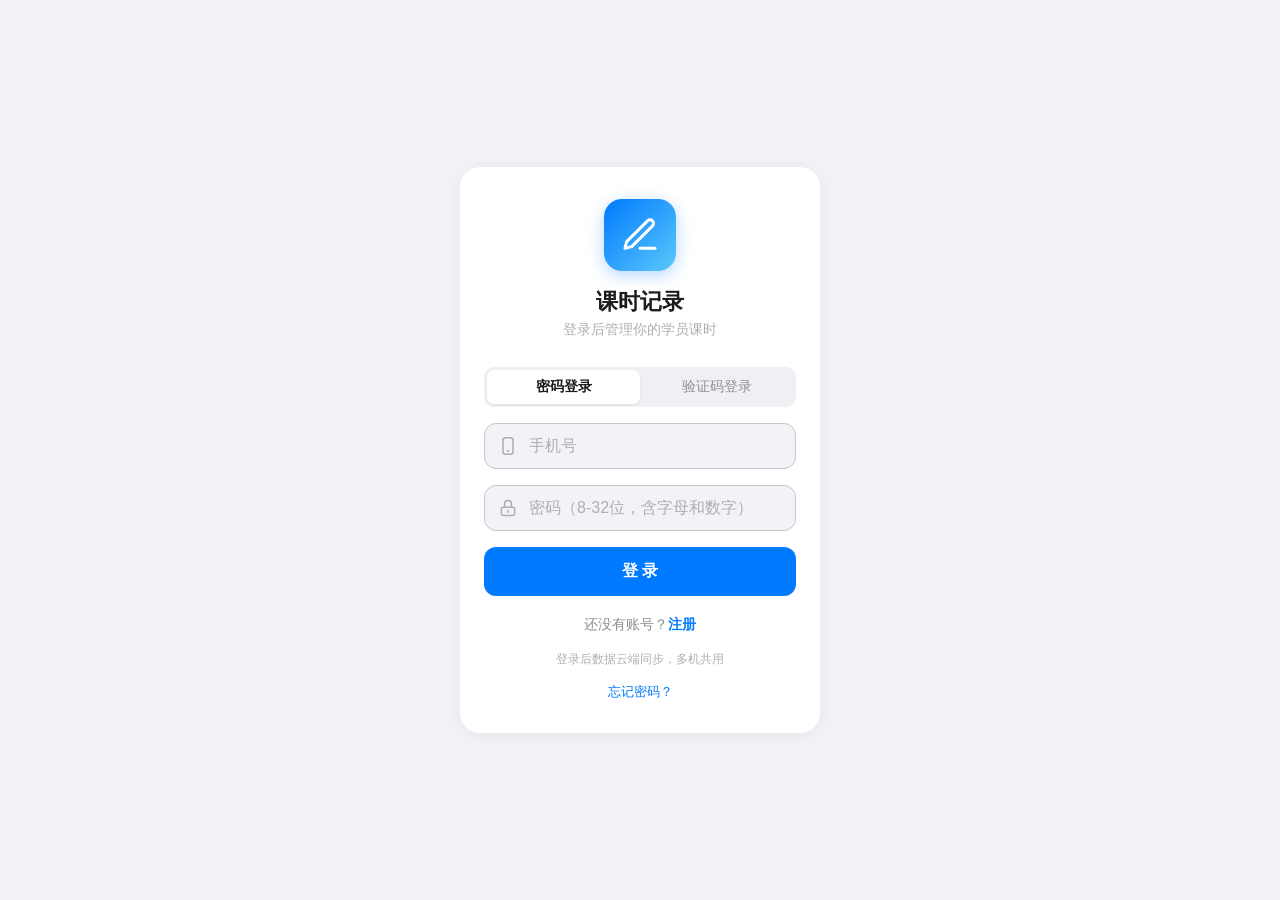
<file: index.html>
<!DOCTYPE html>
<html lang="zh-CN">
<head>
  <meta charset="UTF-8">
  <meta name="viewport" content="width=device-width, initial-scale=1.0, maximum-scale=1.0, user-scalable=no, viewport-fit=cover">
  <meta name="apple-mobile-web-app-capable" content="yes">
  <meta name="apple-mobile-web-app-status-bar-style" content="default">
  <meta name="apple-mobile-web-app-title" content="课时记录">
  <meta name="theme-color" content="#F2F2F7">
  <link rel="manifest" href="manifest.webmanifest">
  <script>
    // ===== 全局错误捕获：把 JS 错误显示在屏幕顶部 =====
    // 解决 iOS 缓存老 JS 时所有按钮失灵但用户看不到任何错误
    window.addEventListener('error', function(e) {
      var msg = e.message + '\\n@ ' + e.filename + ':' + e.lineno;
      try {
        var div = document.createElement('div');
        div.style.cssText = 'position:fixed;top:0;left:0;right:0;z-index:99999;background:#ff4d4f;color:#fff;padding:10px;font-size:12px;font-family:monospace;line-height:1.4;word-break:break-all;max-height:50vh;overflow:auto';
        div.textContent = msg;
        document.body && document.body.appendChild(div);
      } catch(_) {}
    });
    window.addEventListener('unhandledrejection', function(e) {
      var reason = e.reason;
      var msg = 'Unhandled Promise: ' + (reason && reason.message ? reason.message : String(reason));
      try {
        var div = document.createElement('div');
        div.style.cssText = 'position:fixed;top:0;left:0;right:0;z-index:99999;background:#ff4d4f;color:#fff;padding:10px;font-size:12px;font-family:monospace;line-height:1.4;word-break:break-all;max-height:50vh;overflow:auto';
        div.textContent = msg;
        document.body && document.body.appendChild(div);
      } catch(_) {}
    });
  </script>
  <script>
    // ===== 紧急救援模式 + 版本自检 =====
    (function(){
      var APP_VERSION = 'v4.0.41';
      try {
        var cached = localStorage.getItem('__app_version');
        if (!cached) {
          localStorage.setItem('__app_version', APP_VERSION);
          return;
        }
        if (cached === APP_VERSION) return;
        if (window.caches) {
          caches.keys().then(function(keys){
            keys.forEach(function(k){ caches.delete(k); });
          });
        }
        localStorage.setItem('__app_version', APP_VERSION);
        setTimeout(function(){
          alert('发现旧版本缓存，已自动清理。\\n点"好"刷新到 ' + APP_VERSION);
          location.reload(true);
        }, 100);
      } catch(e) {}
    })();
  </script>
  <link rel="apple-touch-icon" href="icons/icon-180.png">
  <link rel="icon" type="image/png" sizes="192x192" href="icons/icon-192.png">
  <script src="vendor/xlsx.full.min.js"></script>
  <title>课时记录</title>
  <style>
    *{margin:0;padding:0;box-sizing:border-box;-webkit-tap-highlight-color:transparent}
    :root{--primary:#007AFF;--primary-dark:#0051D5;--primary-light:#E3F0FF;--danger:#FF3B30;--danger-light:#FFEBEE;--warning:#FF9500;--warning-light:#FFF4E6;--text-1:#1C1C1E;--text-2:#8E8E93;--text-3:#AEAEB2;--bg-page:#F2F2F7;--bg-card:#fff;--bg-grouped:#F2F2F7;--bg-input:#EFEFF4;--border:#C6C6C8;--border-light:#E5E5EA;--radius:16px;--radius-sm:12px;--shadow:0 1px 4px rgba(0,0,0,.06);--shadow-card:0 2px 12px rgba(0,0,0,.05);--tab-h:58px}
    html,body{height:100%;font-family:-apple-system,BlinkMacSystemFont,'SF Pro Text','PingFang SC','Microsoft YaHei',sans-serif;font-size:16px;color:var(--text-1);background:var(--bg-page);-webkit-font-smoothing:antialiased;overflow:hidden;overscroll-behavior:none}
    #app{max-width:430px;margin:0 auto;height:100vh;background:var(--bg-page);position:relative;padding-bottom:calc(var(--tab-h) + env(safe-area-inset-bottom, 0px));overflow-x:hidden;overflow-y:auto;overscroll-behavior-y:contain;box-sizing:border-box;-webkit-overflow-scrolling:touch}
    .page{display:none;min-height:100vh}.page.active{display:block;animation:fadeIn .25s ease}
    @keyframes fadeIn{from{opacity:0;transform:translateY(6px)}to{opacity:1;transform:translateY(0)}}
    .navbar{position:sticky;top:0;z-index:100;background:rgba(248,248,250,.8);backdrop-filter:blur(20px);-webkit-backdrop-filter:blur(20px);color:var(--text-1);padding:12px 16px;text-align:center;font-size:17px;font-weight:600;letter-spacing:-.3px;border-bottom:.5px solid var(--border-light)}
    .navbar.white{background:rgba(248,248,250,.8);backdrop-filter:blur(20px);-webkit-backdrop-filter:blur(20px);color:var(--text-1);box-shadow:none;border-bottom:.5px solid var(--border-light)}
    .navbar .nav-action{position:absolute;right:14px;top:50%;transform:translateY(-50%);width:32px;height:32px;border-radius:50%;background:transparent;color:var(--primary);display:flex;align-items:center;justify-content:center;font-size:20px;cursor:pointer;transition:background .15s}
    .navbar .nav-action:active{background:var(--bg-input)}
    .navbar.white .nav-action{background:transparent;color:var(--primary)}
    .search-overlay{display:none;position:fixed;top:0;left:0;right:0;bottom:0;background:rgba(0,0,0,.45);z-index:300;animation:fadeIn .15s ease}
    .search-overlay.show{display:flex;align-items:flex-start;justify-content:center;padding-top:60px}
    .search-box{background:#fff;width:90%;max-width:380px;border-radius:14px;padding:18px;box-shadow:0 8px 32px rgba(0,0,0,.18);animation:slideDown .2s ease}
    .search-box .title{font-size:15px;font-weight:600;color:var(--text-1);margin-bottom:12px;display:flex;justify-content:space-between;align-items:center}
    .search-box .title .close{color:var(--text-3);cursor:pointer;font-size:22px;line-height:1;width:28px;height:28px;display:flex;align-items:center;justify-content:center;border-radius:50%}
    .search-box .title .close:active{background:var(--bg-page)}
    .search-box .input-wrap{position:relative}
    .search-box input{width:100%;padding:12px 38px 12px 14px;border:none;border-radius:var(--radius-sm);font-size:16px;outline:none;background:var(--bg-input);transition:background .15s}
    .search-box input:focus{background:#E8E8ED}
    .search-box .clear-btn{position:absolute;right:8px;top:50%;transform:translateY(-50%);width:24px;height:24px;border-radius:50%;background:#C7C7CC;color:#fff;display:none;align-items:center;justify-content:center;font-size:14px;cursor:pointer}
    .search-box .clear-btn.show{display:flex}
    .search-box .result-list{margin-top:14px;max-height:50vh;overflow-y:auto}
    .search-box .result-item{padding:10px 12px;border-radius:8px;cursor:pointer;display:flex;align-items:center;gap:10px;transition:background .12s}
    .search-box .result-item:active{background:var(--bg-page)}
    .search-box .result-item .avatar{width:36px;height:36px;border-radius:50%;background:var(--primary);color:#fff;display:flex;align-items:center;justify-content:center;font-size:14px;font-weight:600;flex-shrink:0}
    .search-box .result-item .info{flex:1;min-width:0}
    .search-box .result-item .info .name{font-size:16px;color:var(--text-1);font-weight:500}
    .search-box .result-item .info .sub{font-size:13px;color:var(--text-3);margin-top:2px}
    .search-box .result-item .info .name .hl{color:var(--primary);font-weight:700}
    .search-box .empty{padding:30px 0;text-align:center;color:var(--text-3);font-size:14px}
    .student-card.highlight-flash{animation:flash .8s ease}
    @keyframes flash{0%{box-shadow:0 0 0 0 rgba(0,122,255,.6)}50%{box-shadow:0 0 0 8px rgba(0,122,255,.25)}100%{box-shadow:0 0 0 0 rgba(0,122,255,0)}}
    @keyframes slideDown{from{opacity:0;transform:translateY(-12px)}to{opacity:1;transform:translateY(0)}}
    /* 首页 hero + 紧凑统计行 */
    .home-hero{background:var(--bg-card);padding:28px 20px 22px;text-align:center;border-bottom:.5px solid var(--border-light)}
    .home-hero .hero-label{font-size:14px;color:var(--text-2);font-weight:500;margin-bottom:6px;letter-spacing:.5px}
    .home-hero .hero-value{font-size:44px;font-weight:800;letter-spacing:-1.8px;color:var(--text-1);line-height:1.05}
    .home-hero .hero-value .hero-unit{font-size:18px;font-weight:500;color:var(--text-3);margin-left:1px}
    .home-hero .hero-sub{font-size:13px;color:var(--text-3);margin-top:8px;font-weight:400}
    .home-hero .hero-sub b{color:var(--text-1);font-weight:600}
    .home-stats-row{display:flex;align-items:center;background:var(--bg-card);padding:16px 12px;border-bottom:.5px solid var(--border-light)}
    .home-stats-row .hs-item{flex:1;text-align:center;cursor:pointer}
    .home-stats-row .hs-val{font-size:20px;font-weight:700;color:var(--text-1);letter-spacing:-.3px;line-height:1.2}
    .home-stats-row .hs-val .hs-unit{font-size:12px;font-weight:400;color:var(--text-3);margin-left:1px}
    .home-stats-row .hs-label{font-size:12px;color:var(--text-3);margin-top:3px}
    .home-stats-row .hs-divider{width:.5px;height:30px;background:var(--border-light)}
    .quick-actions{display:flex;gap:10px;margin:16px 12px}
    .quick-btn{flex:1;background:var(--bg-card);border-radius:var(--radius);padding:16px 8px;text-align:center;box-shadow:var(--shadow-card);cursor:pointer;transition:transform .12s}
    .quick-btn:active{transform:scale(.95)}
    .quick-btn .icon{margin-bottom:6px;display:flex;justify-content:center}
    .quick-btn .icon svg{width:28px;height:28px}
    .quick-btn .text{font-size:13px;font-weight:500;color:var(--text-2)}
    .card{background:var(--bg-card);border-radius:var(--radius);margin:12px;padding:18px;box-shadow:var(--shadow-card)}
    .card-title{font-size:14px;color:var(--text-2);margin-bottom:12px;font-weight:600;display:flex;justify-content:space-between;align-items:center}
    .card-title .more{font-size:13px;color:var(--text-3);cursor:pointer}
    .record-item{display:flex;align-items:center;padding:12px 0;border-bottom:.5px solid var(--border-light)}
    .record-item:last-child{border-bottom:none}
    .record-item .avatar{width:40px;height:40px;border-radius:50%;background:var(--primary-light);color:var(--primary);display:flex;align-items:center;justify-content:center;font-size:16px;font-weight:600;margin-right:12px;flex-shrink:0}
    .record-item .info{flex:1;min-width:0}
    .record-item .info .name{font-size:16px;font-weight:500}
    .record-item .info .meta{font-size:13px;color:var(--text-3);margin-top:2px}
    .record-item .amount{text-align:right;flex-shrink:0}
    .record-item .amount .num{font-size:17px;font-weight:600;color:var(--danger)}
    .record-item .amount .hours{font-size:13px;color:var(--text-3);margin-top:2px}
    .student-card{background:var(--bg-card);border-radius:var(--radius);padding:16px;margin:0 12px 10px;box-shadow:var(--shadow-card);cursor:pointer;transition:transform .12s}
    .student-card:active{transform:scale(.98)}
    .student-card .header{display:flex;align-items:center;justify-content:space-between;margin-bottom:12px}
    .student-card .header .name-wrap{display:flex;align-items:center;gap:10px}
    .student-card .avatar{width:44px;height:44px;border-radius:50%;background:var(--primary);color:#fff;display:flex;align-items:center;justify-content:center;font-size:18px;font-weight:600}
    .student-card .name{font-size:17px;font-weight:600}
    .student-card .tag{font-size:11px;padding:2px 8px;border-radius:6px;background:var(--primary-light);color:var(--primary)}
    .student-card .tag.warning{background:var(--warning-light);color:var(--warning)}
    .student-card .stats{display:grid;grid-template-columns:1fr 1fr 1fr;gap:8px;text-align:center}
    .student-card .stats .stat-item .num{font-size:18px;font-weight:700}
    .student-card .stats .stat-item .num.green{color:var(--primary)}
    .student-card .stats .stat-item .num.orange{color:var(--warning)}
    .student-card .stats .stat-item .num.red{color:var(--danger)}
    .student-card .stats .stat-item .label{font-size:12px;color:var(--text-3);margin-top:2px}
    .progress-bar{height:6px;background:var(--bg-input);border-radius:3px;margin-top:12px;overflow:hidden}
    .progress-bar .fill{height:100%;background:var(--primary);border-radius:3px;transition:width .3s}
    .form-group{margin-bottom:16px}
    .form-group label{display:block;font-size:14px;color:var(--text-2);margin-bottom:6px;font-weight:500}
    .form-input{width:100%;padding:12px 14px;border:none;border-radius:var(--radius-sm);font-size:16px;color:var(--text-1);background:var(--bg-input);outline:none}
    .form-input:focus{background:#E8E8ED}
    .form-input::placeholder{color:var(--text-3)}
    textarea.form-input{resize:none;min-height:80px}
    .form-result{background:var(--primary-light);border-radius:var(--radius-sm);padding:14px;margin-top:8px}
    .form-result .row{display:flex;justify-content:space-between;font-size:15px;margin-bottom:6px}
    .form-result .row:last-child{margin-bottom:0}
    .form-result .row .val{font-weight:600;color:var(--primary)}
    .form-hint{font-size:13px;color:var(--text-3);margin-top:6px;line-height:1.5}
    .checkbox-row{display:flex;align-items:center;gap:8px;cursor:pointer;padding:8px 0}
    .checkbox-row input{width:20px;height:20px;accent-color:var(--primary)}
    .btn{display:block;width:100%;padding:14px;border:none;border-radius:var(--radius-sm);font-size:17px;font-weight:600;text-align:center;cursor:pointer;transition:opacity .12s}
    .btn:active{opacity:.7}
    .btn-primary{background:var(--primary);color:#fff}
    .btn-danger{background:var(--danger);color:#fff}
    .btn-outline{background:transparent;border:1.5px solid var(--border);color:var(--text-2)}
    .fab{position:fixed;right:20px;bottom:80px;width:54px;height:54px;border-radius:50%;background:var(--primary);color:#fff;border:none;font-size:28px;box-shadow:0 4px 14px rgba(0,122,255,.35);cursor:pointer;z-index:50;display:flex;align-items:center;justify-content:center}
    .fab:active{transform:scale(.9)}
    .tabbar{position:fixed;bottom:0;left:50%;transform:translateX(-50%);width:100%;max-width:430px;height:var(--tab-h);background:rgba(248,248,250,.85);backdrop-filter:blur(20px);-webkit-backdrop-filter:blur(20px);border-top:.5px solid var(--border-light);display:flex;z-index:200;padding-bottom:env(safe-area-inset-bottom, 0px)}
    .tabbar-item{flex:1;display:flex;flex-direction:column;align-items:center;justify-content:center;gap:2px;color:var(--text-3);cursor:pointer}
    .tabbar-item.active{color:var(--primary)}
    .tabbar-item .icon{font-size:22px;line-height:1}
    .tabbar-item .text{font-size:11px}
    .tabbar-item svg.ico{width:24px;height:24px}
    /* SVG icon system */
    .ico{display:inline-block;vertical-align:middle;fill:none;stroke:currentColor;stroke-width:1.8;stroke-linecap:round;stroke-linejoin:round;width:18px;height:18px;flex-shrink:0}
    .ico-sm{width:14px;height:14px;stroke-width:2}
    .ico-md{width:20px;height:20px}
    .ico-lg{width:26px;height:26px}
    .ico-xl{width:48px;height:48px;stroke-width:1.5}
    .ico-text{color:var(--text-3)}
    .ico-primary{color:var(--primary)}
    .ico-danger{color:var(--danger)}
    .ico-warning{color:var(--warning)}
    .ico-white{color:#fff}
    .modal-mask{position:fixed;top:0;left:0;right:0;bottom:0;background:rgba(0,0,0,.45);z-index:500;display:flex;align-items:flex-end;justify-content:center;animation:maskIn .2s ease;overscroll-behavior:contain}
    @keyframes maskIn{from{opacity:0}to{opacity:1}}
    .modal{width:100%;max-width:430px;background:var(--bg-card);border-radius:16px 16px 0 0;padding:20px 16px;animation:slideUp .3s ease;max-height:85vh;overflow-x:hidden;overflow-y:auto;position:relative;box-sizing:border-box;overscroll-behavior:contain;-webkit-overflow-scrolling:touch}
    @keyframes slideUp{from{transform:translateY(100%)}to{transform:translateY(0)}}
    .modal-title{font-size:18px;font-weight:600;text-align:center;margin-bottom:20px}
    .modal-close{position:absolute;right:16px;top:18px;font-size:22px;color:var(--text-3);cursor:pointer;line-height:1}
    .consume-date{display:flex;align-items:center;gap:8px;padding:14px 16px;background:var(--bg-card);margin:12px;border-radius:var(--radius);box-shadow:var(--shadow-card)}
    .consume-date label{font-size:15px;font-weight:500}
    .consume-date input[type="date"]{flex:1;border:none;font-size:16px;outline:none;background:transparent;color:var(--primary)}
    .consume-item{background:var(--bg-card);border-radius:var(--radius);padding:14px 16px;margin:0 12px 10px;box-shadow:var(--shadow-card);display:flex;align-items:center;gap:12px}
    .consume-item .check{width:24px;height:24px;border:2px solid #D1D1D6;border-radius:50%;display:flex;align-items:center;justify-content:center;flex-shrink:0;cursor:pointer;transition:all .15s}
    .consume-item .check.checked{background:var(--primary);border-color:var(--primary)}
    .consume-item .check.checked::after{content:'✓';color:#fff;font-size:14px;font-weight:bold}
    .consume-item .info{flex:1;min-width:0}
    .consume-item .info .name{font-size:16px;font-weight:500;display:flex;align-items:center;gap:6px;flex-wrap:wrap}
    .consume-item .info .meta{font-size:12px;color:var(--text-3);margin-top:2px}
    .consume-item .hours-input{display:flex;align-items:center;gap:8px;flex-shrink:0}
    .consume-item .hours-input button{width:30px;height:30px;border:none;border-radius:50%;background:var(--bg-input);font-size:18px;color:var(--primary);cursor:pointer;display:flex;align-items:center;justify-content:center;transition:background .12s}
    .consume-item .hours-input button:active{background:#D1D1D6}
    .consume-item .hours-input .val{min-width:30px;text-align:center;font-size:16px;font-weight:600}
    .consume-item.disabled{opacity:.5}
    .consume-footer{position:fixed;bottom:calc(var(--tab-h) + env(safe-area-inset-bottom, 0px));left:50%;transform:translateX(-50%);width:100%;max-width:430px;background:rgba(255,255,255,.9);backdrop-filter:blur(20px);-webkit-backdrop-filter:blur(20px);border-top:.5px solid var(--border-light);padding:12px 16px;display:flex;align-items:center;gap:12px;z-index:100}
    .consume-footer .summary{flex:1;font-size:13px;color:var(--text-2)}
    .consume-footer .summary .highlight{color:var(--danger);font-weight:600;font-size:17px}
    .consume-footer .btn{width:auto;padding:12px 28px}
    .stats-tabs{display:flex;background:var(--bg-input);margin:12px;border-radius:var(--radius-sm);padding:3px;box-shadow:none}
    .stats-tab{flex:1;text-align:center;padding:7px 4px;font-size:13px;color:var(--text-2);cursor:pointer;border-radius:7px;transition:all .2s;font-weight:500;display:flex;align-items:center;justify-content:center;gap:4px}
    .stats-tab.active{background:#fff;color:var(--text-1);font-weight:600;box-shadow:0 1px 3px rgba(0,0,0,.08)}
    .stats-overview{display:grid;grid-template-columns:1fr 1fr;gap:10px;margin:0 12px 12px}
    .stats-card{background:var(--bg-card);border-radius:var(--radius);padding:16px;box-shadow:var(--shadow-card);text-align:center}
    .stats-card .num{font-size:28px;font-weight:700;color:var(--primary)}
    .stats-card .num.orange{color:var(--warning)}
    .stats-card .label{font-size:13px;color:var(--text-3);margin-top:4px}
    .chart-container{background:var(--bg-card);border-radius:var(--radius);margin:0 12px 12px;padding:16px;box-shadow:var(--shadow-card)}
    .rank-item{display:flex;align-items:center;padding:10px 0;border-bottom:.5px solid var(--border-light)}
    .rank-item:last-child{border-bottom:none}
    .rank-item .rank{width:24px;height:24px;border-radius:50%;display:flex;align-items:center;justify-content:center;font-size:13px;font-weight:600;margin-right:10px;flex-shrink:0}
    .rank-item .rank.top1{background:#FFD700;color:#fff}
    .rank-item .rank.top2{background:#C0C0C0;color:#fff}
    .rank-item .rank.top3{background:#CD7F32;color:#fff}
    .rank-item .rank.normal{background:var(--bg-input);color:var(--text-3)}
    .rank-item .name{flex:1;font-size:15px}
    .rank-item .val{font-size:15px;font-weight:600}
    .rank-item .val .unit{font-size:12px;color:var(--text-3);font-weight:400}
    .period-toggle{display:flex;background:var(--bg-input);margin:12px;border-radius:var(--radius-sm);padding:3px;box-shadow:none}
    .period-toggle .pt-btn{flex:1;text-align:center;padding:7px 4px;font-size:13px;color:var(--text-2);cursor:pointer;border-radius:7px;transition:all .2s;font-weight:500;display:flex;align-items:center;justify-content:center;gap:4px}
    .period-toggle .pt-btn.active{background:#fff;color:var(--text-1);font-weight:600;box-shadow:0 1px 3px rgba(0,0,0,.08)}
    .period-card{background:var(--bg-card);border-radius:var(--radius);margin:0 12px 12px;box-shadow:var(--shadow-card);overflow:hidden}
    .period-card .pc-head{display:flex;align-items:center;justify-content:space-between;padding:12px 16px;background:var(--bg-card);border-bottom:.5px solid var(--border-light)}
    .period-card .pc-head .pc-title{font-size:15px;font-weight:600;color:var(--text-1)}
    .period-card .pc-head .pc-total{text-align:right;flex-shrink:0}
    .period-card .pc-head .pc-total .hrs{font-size:14px;font-weight:600;color:var(--primary)}
    .period-card .pc-head .pc-total .amt{font-size:13px;color:var(--danger);font-weight:600;margin-top:2px}
    .period-card .pc-body{padding:4px 16px 12px}
    .period-stu{display:flex;align-items:center;padding:10px 0;border-bottom:.5px solid var(--border-light)}
    .period-stu:last-child{border-bottom:none}
    .period-stu .ps-avatar{width:32px;height:32px;border-radius:50%;background:var(--primary-light);color:var(--primary);display:flex;align-items:center;justify-content:center;font-size:14px;font-weight:600;margin-right:10px;flex-shrink:0}
    .period-stu .ps-name{flex:1;font-size:14px;min-width:0;overflow:hidden;text-overflow:ellipsis;white-space:nowrap}
    .period-stu .ps-val{text-align:right;flex-shrink:0}
    .period-stu .ps-val .ps-hrs{font-size:14px;font-weight:600;color:var(--text-1)}
    .period-stu .ps-val .ps-amt{font-size:12px;color:var(--danger);margin-top:1px}
    .period-stu .ps-bar{height:3px;background:var(--border);border-radius:2px;margin-top:6px;overflow:hidden}
    .period-stu .ps-bar .ps-fill{height:100%;background:var(--primary);border-radius:2px}
    .custom-range{background:var(--bg-card);margin:0 12px 12px;border-radius:var(--radius);padding:14px 16px;box-shadow:var(--shadow-card)}
    .custom-range .cr-label{font-size:13px;color:var(--text-2);margin-bottom:8px;font-weight:500}
    .custom-range .cr-inputs{display:flex;align-items:center;gap:8px}
    .custom-range .cr-inputs input[type=date]{flex:1;border:none;border-radius:var(--radius-sm);padding:10px 12px;font-size:15px;color:var(--text-1);background:var(--bg-input);min-width:0}
    .custom-range .cr-inputs .cr-arrow{font-size:16px;color:var(--text-3);flex-shrink:0}
    .custom-range .cr-btn{margin-top:10px;width:100%;padding:12px;font-size:16px;background:var(--primary);color:#fff;border:none;border-radius:var(--radius-sm);font-weight:600;cursor:pointer}
    .custom-range .cr-btn:active{opacity:.7}
    .custom-range .cr-quick{display:flex;gap:6px;margin-top:8px;flex-wrap:wrap}
    .custom-range .cr-quick .qbtn{padding:5px 12px;font-size:13px;border:none;border-radius:16px;color:var(--primary);background:var(--primary-light);cursor:pointer;white-space:nowrap;font-weight:500}
    .custom-range .cr-quick .qbtn:active{opacity:.7}
    .custom-empty{text-align:center;padding:80px 20px;color:var(--text-3);font-size:14px}
    /* 收入热力图 */
    .hm-header{display:flex;align-items:center;justify-content:space-between;margin-bottom:14px}
    .hm-title{font-size:16px;font-weight:600;color:var(--text-1);display:flex;align-items:center;gap:5px;letter-spacing:-.3px}
    .hm-toggle{display:flex;gap:2px;background:var(--bg-input);border-radius:9px;padding:2px}
    .hm-tg{padding:5px 12px;font-size:13px;border-radius:7px;color:var(--text-3);cursor:pointer;font-weight:500;transition:all .2s}
    .hm-tg.active{background:#fff;color:var(--primary);box-shadow:0 1px 3px rgba(0,0,0,.08);font-weight:600}
    .hm-scroll{overflow-x:auto;-webkit-overflow-scrolling:touch;padding-bottom:4px}
    .hm-scroll::-webkit-scrollbar{height:4px}
    .hm-scroll::-webkit-scrollbar-thumb{background:var(--border);border-radius:2px}
    .hm-svg{display:block}
    .hm-legend{display:flex;align-items:center;gap:6px;font-size:11px;color:var(--text-3);justify-content:flex-end;margin-top:10px}
    .hm-legend .swatches{display:flex;gap:2px}
    .hm-legend .sw{width:11px;height:11px;border-radius:3px;border:.5px solid rgba(0,0,0,.06)}
    .hm-tip{position:fixed;background:#1C1C1E;color:#fff;padding:6px 10px;border-radius:8px;font-size:12px;pointer-events:none;z-index:9999;white-space:nowrap;box-shadow:0 4px 12px rgba(0,0,0,.15);display:none}
    /* 近一月：5 行 6 列网格 */
    .hm-month-grid{display:grid;grid-template-columns:repeat(6,1fr);gap:5px}
    .hm-day-cell{border-radius:8px;padding:6px 2px 5px;text-align:center;background:#f0f0f5;display:flex;flex-direction:column;align-items:center;transition:transform .12s;min-height:50px}
    .hm-day-cell.has-rev{cursor:pointer}
    .hm-day-cell.has-rev:active{transform:scale(.92)}
    .hm-day-cell.today{box-shadow:0 0 0 2px var(--primary)}
    .hm-day-month{font-size:8px;font-weight:600;color:var(--primary);height:10px;line-height:10px}
    .hm-day-month.blank{visibility:hidden}
    .hm-day-num{font-size:14px;font-weight:700;color:var(--text-1);line-height:1.15}
    .hm-day-week{font-size:8px;color:var(--text-3);margin-top:0}
    .hm-day-amt{font-size:10px;font-weight:600;margin-top:3px;line-height:1;white-space:nowrap}
    .hm-day-amt.none{color:var(--text-3);opacity:.3}
    .hm-day-cell.has-rev .hm-day-num{color:#fff}
    .hm-day-cell.has-rev .hm-day-week{color:rgba(255,255,255,.65)}
    .hm-day-cell.has-rev .hm-day-amt{color:rgba(255,255,255,.95)}
    .hm-day-cell.has-rev .hm-day-month{color:rgba(255,255,255,.85)}
    /* 概览：课均收入排行 */
    .ov-avg-row{display:flex;align-items:center;padding:12px 0;border-bottom:.5px solid var(--border-light);cursor:pointer}
    .ov-avg-row:last-child{border-bottom:none}
    .ov-avg-row:active{background:var(--bg-input)}
    .ov-avg-row .av-rank{width:22px;height:22px;border-radius:50%;display:flex;align-items:center;justify-content:center;font-size:12px;font-weight:600;margin-right:10px;flex-shrink:0;background:var(--bg-input);color:var(--text-3)}
    .ov-avg-row .av-rank.t1{background:#FFD700;color:#fff}
    .ov-avg-row .av-rank.t2{background:#C0C0C0;color:#fff}
    .ov-avg-row .av-rank.t3{background:#CD7F32;color:#fff}
    .ov-avg-row .av-info{flex:1;min-width:0}
    .ov-avg-row .av-name{font-size:15px;font-weight:500;color:var(--text-1)}
    .ov-avg-row .av-meta{font-size:12px;color:var(--text-3);margin-top:2px}
    .ov-avg-row .av-val{text-align:right;flex-shrink:0;margin-left:10px}
    .ov-avg-row .av-val .v{font-size:16px;font-weight:600;color:var(--primary)}
    .ov-avg-row .av-val .u{font-size:11px;color:var(--text-3);margin-top:1px}
    .detail-header{background:linear-gradient(135deg,#007AFF,#0051D5);padding:24px;color:#fff;text-align:center;border-radius:var(--radius)}
    .detail-header .avatar-lg{width:64px;height:64px;border-radius:50%;background:rgba(255,255,255,.25);margin:0 auto 10px;display:flex;align-items:center;justify-content:center;font-size:28px;font-weight:600}
    .detail-header .name{font-size:20px;font-weight:600}
    .detail-header .sub{font-size:13px;opacity:.85;margin-top:4px}
    .detail-stats{display:grid;grid-template-columns:1fr 1fr 1fr 1fr;gap:1px;background:var(--border-light);margin:12px;border-radius:var(--radius);overflow:hidden;box-shadow:var(--shadow-card)}
    .detail-stats .item{background:#fff;padding:14px 8px;text-align:center}
    .detail-stats .item .num{font-size:18px;font-weight:700}
    .detail-stats .item .label{font-size:11px;color:var(--text-3);margin-top:2px}
    .detail-stats .item .green{color:var(--primary)}
    .detail-stats .item .orange{color:var(--warning)}
    .detail-stats .item .red{color:var(--danger)}
    .empty-state{text-align:center;padding:60px 20px;color:var(--text-3)}
    .empty-state .icon{margin-bottom:12px;opacity:.4;display:flex;justify-content:center}
    .empty-state .icon svg{width:48px;height:48px}
    .empty-state .text{font-size:15px}
    .toast{position:fixed;top:50%;left:50%;transform:translate(-50%,-50%);background:rgba(0,0,0,.75);color:#fff;padding:12px 24px;border-radius:8px;font-size:14px;z-index:999;text-align:center}
    /* 赠课徽章 */
    .gift-badge{display:inline-flex;align-items:center;gap:3px;font-size:11px;padding:1px 7px;border-radius:8px;background:var(--warning-light);color:var(--warning);font-weight:500;white-space:nowrap}
    .session-tag{display:inline-block;font-size:11px;padding:1px 7px;border-radius:8px;background:var(--primary-light);color:var(--primary);font-weight:500;white-space:nowrap}
    .session-tag.gift{background:var(--warning-light);color:var(--warning)}
    .gift-info-box{background:var(--warning-light);border-radius:var(--radius-sm);padding:12px 14px;margin-top:8px;font-size:13px;color:var(--warning);line-height:1.6}
    /* ===== 新版本更新提示 ===== */
    #update-banner{position:fixed;top:0;left:0;right:0;z-index:9999;background:var(--primary);color:#fff;padding:10px 16px;font-size:14px;display:flex;align-items:center;justify-content:space-between;box-shadow:0 2px 8px rgba(0,0,0,.15);transform:translateY(-100%);transition:transform .3s ease}
    #update-banner.show{transform:translateY(0)}
    #update-banner .msg{flex:1;padding-right:12px}
    /* ===== 批量补录消课 ===== */
    .batch-row{background:var(--bg-input);border-radius:var(--radius-sm);padding:12px;margin-bottom:10px;position:relative}
    .batch-row .batch-row-del{position:absolute;top:8px;right:10px;font-size:18px;color:var(--text-3);cursor:pointer;line-height:1;width:24px;height:24px;display:flex;align-items:center;justify-content:center;border-radius:50%;background:var(--bg-card);box-shadow:0 1px 2px rgba(0,0,0,.08)}
    .batch-row .batch-row-del:active{background:var(--danger-light);color:var(--danger)}
    .batch-row .batch-field{margin-bottom:8px}
    .batch-row .batch-field:last-child{margin-bottom:0}
    .batch-row .batch-field label{font-size:12px;color:var(--text-3);display:block;margin-bottom:3px}
    .batch-row .batch-field select,.batch-row .batch-field input[type="date"]{width:100%;border:none;border-radius:var(--radius-sm);padding:8px 10px;font-size:14px;background:var(--bg-card);outline:none;-webkit-appearance:none;appearance:none}
    .batch-row .batch-field select:focus,.batch-row .batch-field input:focus{background:#E8E8ED}
    .batch-row .batch-hours-wrap{display:flex;align-items:center;gap:10px}
    .batch-row .batch-hours-wrap button{width:30px;height:30px;border:none;border-radius:50%;background:var(--bg-card);font-size:18px;color:var(--primary);cursor:pointer;display:flex;align-items:center;justify-content:center;flex-shrink:0}
    .batch-row .batch-hours-wrap button:active{background:#D1D1D6}
    .batch-row .batch-hours-wrap .val{font-size:16px;font-weight:600;min-width:30px;text-align:center}
    .batch-row .batch-row-info{font-size:12px;color:var(--text-3);margin-top:6px;padding-top:6px;border-top:1px dashed var(--border)}
    .batch-row .batch-row-info .amt{color:var(--danger);font-weight:600}
    .batch-add-btn{display:flex;align-items:center;justify-content:center;gap:6px;padding:12px;border:1.5px dashed var(--border);border-radius:var(--radius-sm);color:var(--primary);font-size:14px;font-weight:500;cursor:pointer;margin-bottom:12px}
    .batch-add-btn:active{background:var(--primary-light)}
    .batch-summary-box{background:var(--primary-light);border-radius:var(--radius-sm);padding:12px 14px;margin-bottom:16px;font-size:14px;color:var(--text-2);display:flex;justify-content:space-around;text-align:center}
    .batch-summary-box .item .num{font-size:20px;font-weight:700;color:var(--primary)}
    .batch-summary-box .item .num.red{color:var(--danger)}
    .batch-summary-box .item .label{font-size:11px;color:var(--text-3);margin-top:2px}
    .consume-mode-toggle{display:flex;background:var(--bg-input);margin:12px;border-radius:var(--radius-sm);padding:3px;box-shadow:none}
    .consume-mode-toggle .mode-btn{flex:1;text-align:center;padding:8px;font-size:14px;color:var(--text-2);cursor:pointer;border-radius:7px;transition:all .2s;font-weight:500;display:flex;align-items:center;justify-content:center;gap:4px}
    .consume-mode-toggle .mode-btn.active{background:var(--bg-card);color:var(--text-1);font-weight:600;box-shadow:0 1px 3px rgba(0,0,0,.08)}
    #update-banner .btn-update{background:#fff;color:var(--primary);border:none;border-radius:16px;padding:6px 16px;font-size:14px;font-weight:600;white-space:nowrap;cursor:pointer}
    /* ===== 登录/注册页 ===== */
    #auth-page{position:fixed;inset:0;z-index:9999;background:var(--bg-page);display:flex;align-items:center;justify-content:center;padding:24px;overflow-y:auto}
    .auth-card{width:100%;max-width:360px;background:var(--bg-card);border-radius:20px;padding:32px 24px;box-shadow:0 2px 20px rgba(0,0,0,.06)}
    .auth-logo{width:72px;height:72px;border-radius:18px;background:linear-gradient(135deg,#007AFF,#5AC8FA);margin:0 auto 16px;display:flex;align-items:center;justify-content:center;box-shadow:0 4px 16px rgba(0,122,255,.3)}
    /* ===== 排课日选择 ===== */
    .weekday-toggles{display:flex;gap:4px;margin-top:4px;overflow-x:hidden}
    .weekday-toggle{flex:1 1 0;min-width:0;padding:8px 0;border:2px solid var(--border);border-radius:10px;background:var(--bg-card);font-size:14px;color:var(--text-2);cursor:pointer;transition:all .15s;font-weight:500;text-align:center;line-height:1.2;white-space:nowrap;overflow:hidden}
    .weekday-toggle.active{background:var(--primary);border-color:var(--primary);color:#fff;font-weight:600}
    .weekday-toggle:active{transform:scale(.95)}
    .schedule-hours-wrap{display:flex;align-items:center;gap:8px;margin-top:10px}
    .schedule-hours-wrap input{width:60px!important;text-align:center}
    /* ===== 自动消课弹窗 ===== */
    .auto-deduct-item{background:var(--bg-grouped);border-radius:var(--radius-sm);padding:14px;margin-bottom:10px;overflow-x:hidden;min-width:0}
    .auto-deduct-item .ai-header{display:flex;align-items:center;gap:8px;margin-bottom:6px;min-width:0}
    .auto-deduct-item .ai-header .avatar{width:32px;height:32px;border-radius:50%;background:var(--primary);color:#fff;display:flex;align-items:center;justify-content:center;font-size:14px;font-weight:600;flex-shrink:0}
    .auto-deduct-item .ai-header .name{font-size:16px;font-weight:500;flex:1;min-width:0;overflow:hidden;text-overflow:ellipsis;white-space:nowrap}
    .auto-deduct-item .ai-dates{font-size:13px;color:var(--text-2);line-height:1.8;word-break:break-all}
    .auto-deduct-item .ai-summary{font-size:13px;color:var(--primary);font-weight:600;margin-top:4px}
    .auto-deduct-item .ai-dates .date-chip{display:inline-block;background:var(--bg-card);border:0.5px solid var(--border-light);border-radius:6px;padding:2px 8px;margin:2px 2px 0 0;font-size:12px;color:var(--text-2);max-width:100%}
    .auto-chip{cursor:pointer;user-select:none;display:inline-flex;align-items:center;gap:5px;background:var(--bg-card);border:1.5px solid var(--primary);border-radius:8px;padding:4px 9px;margin:2px 2px 0 0;font-size:12px;color:var(--text-2);transition:all .15s}
    .auto-chip .ac-box{width:15px;height:15px;border-radius:4px;background:var(--primary);color:#fff;font-size:11px;display:flex;align-items:center;justify-content:center;flex-shrink:0;line-height:1}
    .auto-chip:not(.selected){opacity:.5;border-color:var(--border);text-decoration:line-through}
    .auto-chip:not(.selected) .ac-box{background:transparent;border:1px solid var(--border);color:transparent}
    .batch-check{width:22px;height:22px;border-radius:50%;border:1.5px solid var(--border);flex-shrink:0;display:flex;align-items:center;justify-content:center;cursor:pointer;margin-right:6px;transition:all .15s}
    .batch-check.on{background:var(--danger);border-color:var(--danger)}
    .batch-check.on::after{content:"✓";color:#fff;font-size:13px;font-weight:700;line-height:1}

    /* ===== 课表页 ===== */
    .tt-nav{display:flex;align-items:center;justify-content:space-between;padding:12px 16px;background:var(--bg-card);border-bottom:.5px solid var(--border-light);gap:8px}
    .tt-nav-btn{width:36px;height:36px;border-radius:10px;border:none;background:var(--bg-grouped);display:flex;align-items:center;justify-content:center;cursor:pointer;font-size:18px;color:var(--text-2);transition:all .15s;flex-shrink:0}
    .tt-nav-btn:active{transform:scale(.9)}
    .tt-nav-title{text-align:center;flex:1;min-width:0;overflow:hidden}
    .tt-nav-title .tt-range{font-size:16px;font-weight:600;color:var(--text-1);white-space:nowrap;overflow:hidden;text-overflow:ellipsis}
    .tt-nav-title .tt-label{font-size:12px;color:var(--text-3);margin-top:1px}
    .tt-week{padding:8px 12px 80px;min-width:0;overflow-x:hidden}
    .tt-grid-wrap{overflow-x:auto;-webkit-overflow-scrolling:touch;margin:0 -4px;padding:0 4px}
    .tt-grid{display:grid;grid-template-columns:64px repeat(7,minmax(78px,1fr));gap:1px;background:var(--border-light);border:1px solid var(--border-light);border-radius:10px;overflow:hidden;min-width:610px}
    .tt-grid-corner{background:var(--bg-grouped)}
    .tt-grid-hd{text-align:center;padding:8px 4px;background:var(--bg-card);font-size:13px;font-weight:600;color:var(--text-2)}
    .tt-grid-hd.is-today{background:var(--primary-light);color:var(--primary)}
    .tt-grid-hd .tt-grid-dow{font-size:13px;font-weight:600}
    .tt-grid-hd .tt-grid-date{font-size:11px;color:var(--text-3);margin-top:2px}
    .tt-grid-hd.is-today .tt-grid-date{color:var(--primary)}
    .tt-grid-time{text-align:center;padding:6px 4px;background:var(--bg-grouped);display:flex;flex-direction:column;justify-content:center;align-items:center}
    .tt-grid-time .tt-grid-slot-name{font-size:12px;font-weight:600;color:var(--text-2)}
    .tt-grid-time .tt-grid-slot-time{font-size:10px;color:var(--text-3);margin-top:2px;white-space:nowrap}
    .tt-grid-cell{min-height:54px;padding:4px;background:var(--bg-card);display:flex;flex-direction:column;gap:3px}
    .tt-grid-cell.is-today{background:var(--primary-light)}
    .tt-grid-cell.has-entry{background:var(--bg-card)}
    .tt-grid-cell.is-empty{cursor:pointer;position:relative}
    .tt-grid-cell.is-empty::after{content:"+";position:absolute;top:50%;left:50%;transform:translate(-50%,-50%);color:var(--text-3);font-size:18px;font-weight:300;opacity:0;transition:opacity .15s}
    .tt-grid-cell.is-empty:hover::after,.tt-grid-cell.is-empty:active::after{opacity:.55}
    .tt-cell-entry{background:var(--bg-grouped);border-radius:6px;padding:4px 5px;cursor:pointer;transition:background .15s;overflow:hidden}
    .tt-cell-entry:active{background:var(--danger);color:#fff}
    .tt-cell-name{font-size:12px;font-weight:500;color:var(--text-1);display:flex;align-items:center;gap:3px;white-space:nowrap;overflow:hidden;text-overflow:ellipsis}
    .tt-cell-ext{font-size:9px;background:var(--warning-light);color:var(--warning);padding:0 3px;border-radius:3px;font-weight:600;flex-shrink:0}
    .tt-cell-auto{font-size:10px;color:var(--success);flex-shrink:0}
    .tt-cell-note{font-size:10px;color:var(--text-3);margin-top:1px;white-space:nowrap;overflow:hidden;text-overflow:ellipsis}
    .tt-ext{font-size:10px;background:var(--warning-light);color:var(--warning);padding:1px 5px;border-radius:4px;font-weight:600}
    .tt-noslot{margin-top:12px;background:var(--bg-card);border-radius:var(--radius);padding:12px 14px}
    .tt-noslot-hd{font-size:13px;font-weight:600;color:var(--text-3);margin-bottom:8px}
    .tt-noslot-entry{display:flex;align-items:center;gap:8px;padding:8px 0;border-bottom:.5px solid var(--border-light);cursor:pointer;font-size:13px}
    .tt-noslot-entry:last-child{border-bottom:none}
    .tt-noslot-entry:active{opacity:.6}
    .tt-noslot-date{color:var(--text-3);font-size:12px;min-width:72px}
    .tt-noslot-name{font-weight:500;color:var(--text-1);display:flex;align-items:center;gap:4px}
    .tt-export-bar{padding:8px 16px 4px;display:flex;gap:8px}
    .tt-export-bar .btn{flex:1;font-size:14px;padding:10px}
    /* tabbar 5 列适配 */
    .tabbar-item{flex:1}
    .batch-toolbar{display:flex;align-items:center;gap:14px;font-size:13px;margin-left:auto}
    .batch-toolbar .bt-btn{cursor:pointer;color:var(--primary);font-weight:500}
    .batch-toolbar .bt-btn.danger{color:var(--danger)}
    .auth-logo svg{width:40px;height:40px;color:#fff}
    .auth-title{text-align:center;font-size:22px;font-weight:700;color:var(--text-1);margin-bottom:4px}
    .auth-subtitle{text-align:center;font-size:14px;color:var(--text-3);margin-bottom:28px}
    .auth-input-group{position:relative;margin-bottom:16px}
    .auth-input-group .auth-icon{position:absolute;left:14px;top:50%;transform:translateY(-50%);color:var(--text-3);display:flex;align-items:center}
    .auth-input-group .auth-icon svg{width:20px;height:20px}
    .auth-input{width:100%;padding:13px 14px 13px 44px;border:1.5px solid var(--border);border-radius:12px;font-size:16px;color:var(--text-1);background:var(--bg-page);outline:none;transition:border-color .2s;box-sizing:border-box}
    .auth-input:focus{border-color:var(--primary)}
    .auth-input::placeholder{color:var(--text-3)}
    .auth-error{color:var(--danger);font-size:13px;margin-bottom:12px;display:none}
    .auth-error.show{display:block}
    .auth-code-group .auth-input{padding-right:110px}
    .auth-code-btn{position:absolute;right:6px;top:50%;transform:translateY(-50%);background:var(--primary);color:#fff;border:none;border-radius:8px;padding:8px 12px;font-size:13px;font-weight:500;cursor:pointer;white-space:nowrap;transition:opacity .2s}
    .auth-code-btn:disabled{background:var(--text-3);cursor:not-allowed;opacity:.6}
    .auth-toggle{text-align:center;font-size:14px;color:var(--text-2);margin-top:20px}
    .auth-toggle a{color:var(--primary);font-weight:600;text-decoration:none;cursor:pointer}
    .auth-hint{text-align:center;font-size:12px;color:var(--text-3);margin-top:16px;line-height:1.6}
    /* 登录方式切换标签 */
    .auth-login-tabs{display:flex;background:var(--bg-input);border-radius:10px;padding:3px;margin-bottom:16px}
    .auth-login-tabs .login-tab{flex:1;text-align:center;padding:8px;font-size:14px;color:var(--text-2);cursor:pointer;border-radius:7px;transition:all .2s;font-weight:500}
    .auth-login-tabs .login-tab.active{background:var(--bg-card);color:var(--text-1);font-weight:600;box-shadow:0 1px 3px rgba(0,0,0,.08)}
    /* 用户信息条 */
    .user-bar{display:flex;align-items:center;justify-content:space-between;padding:10px 16px;background:var(--bg-card);border-bottom:.5px solid var(--border)}
    .user-bar .user-info{display:flex;align-items:center;gap:8px;font-size:13px;color:var(--text-2)}
    .user-bar .user-info svg{width:16px;height:16px;color:var(--primary)}
    .user-bar .logout-btn{font-size:13px;color:var(--danger);background:none;border:none;cursor:pointer;display:flex;align-items:center;gap:4px}
    .user-bar .logout-btn svg{width:16px;height:16px}
    /* ===== 会员系统 ===== */
    .member-badge{display:inline-flex;align-items:center;gap:4px;font-size:12px;padding:3px 10px;border-radius:12px;font-weight:600;cursor:pointer;transition:opacity .12s;white-space:nowrap}
    .member-badge.vip{background:linear-gradient(135deg,#FFD700,#FFA500);color:#fff}
    .member-badge.free{background:var(--bg-input);color:var(--text-3)}
    .member-badge:active{opacity:.7}
    .member-badge svg{width:14px;height:14px}
    .mem-hero{background:linear-gradient(135deg,#1a1a2e,#16213e);border-radius:16px;padding:28px 20px;text-align:center;margin-bottom:20px}
    .mem-hero .crown{width:56px;height:56px;margin:0 auto 12px;background:linear-gradient(135deg,#FFD700,#FFA500);border-radius:50%;display:flex;align-items:center;justify-content:center;box-shadow:0 4px 20px rgba(255,215,0,.3)}
    .mem-hero .crown svg{width:32px;height:32px;color:#fff}
    .mem-hero .title{font-size:20px;font-weight:700;color:#FFD700}
    .mem-hero .sub{font-size:13px;color:rgba(255,255,255,.6);margin-top:4px}
    .mem-status-card{background:var(--bg-page);border-radius:12px;padding:16px;margin-bottom:16px}
    .mem-status-card .row{display:flex;justify-content:space-between;align-items:center;padding:6px 0;font-size:14px}
    .mem-status-card .row .label{color:var(--text-2)}
    .mem-status-card .row .val{font-weight:600;color:var(--text-1)}
    .mem-status-card .row .val.expire-warn{color:var(--danger)}
    .mem-plan-card{background:var(--bg-card);border:2px solid var(--border-light);border-radius:14px;padding:18px 16px;margin-bottom:12px;cursor:pointer;transition:all .2s;position:relative}
    .mem-plan-card.selected{border-color:var(--primary);background:var(--primary-light)}
    .mem-plan-card:active{transform:scale(.98)}
    .mem-plan-card .plan-name{font-size:16px;font-weight:600;color:var(--text-1);display:flex;align-items:center;gap:6px}
    .mem-plan-card .plan-price{font-size:32px;font-weight:700;color:var(--primary);letter-spacing:-1px;margin-top:8px}
    .mem-plan-card .plan-price .unit{font-size:14px;font-weight:400;color:var(--text-3)}
    .mem-plan-card .plan-desc{font-size:13px;color:var(--text-3);margin-top:4px}
    .mem-plan-card .plan-save{position:absolute;top:14px;right:14px;background:var(--danger);color:#fff;font-size:11px;padding:2px 8px;border-radius:8px;font-weight:600}
    .mem-comparison{background:var(--bg-page);border-radius:12px;padding:14px 16px;margin-bottom:16px;font-size:13px;line-height:1.8;color:var(--text-2)}
    .mem-comparison .item{display:flex;align-items:center;gap:8px;padding:3px 0}
    .mem-comparison .item svg{width:16px;height:16px;color:var(--primary);flex-shrink:0}
    .mem-comparison .item.no svg{color:var(--text-3)}
    .student-limit-bar{background:var(--primary-light);border-radius:10px;padding:10px 14px;margin:12px;font-size:13px;color:var(--primary);display:flex;align-items:center;justify-content:space-between;gap:8px}
    .student-limit-bar .bar-bg{flex:1;height:6px;background:rgba(0,122,255,.15);border-radius:3px;overflow:hidden;margin:0 10px;max-width:120px}
    .student-limit-bar .bar-fill{height:100%;background:var(--primary);border-radius:3px;transition:width .3s}
    .admin-plan-btn{text-align:center;padding:12px 8px;border:2px solid var(--border-light);border-radius:10px;font-size:14px;font-weight:600;color:var(--text-2);cursor:pointer;transition:all .15s}
    .admin-plan-btn.selected{border-color:var(--primary);background:var(--primary-light);color:var(--primary)}
    .student-limit-bar.locked{background:var(--danger-light);color:var(--danger)}
    .mem-hero.permanent{background:linear-gradient(135deg,#2a1a00,#3d2700)}
    .mem-hero .crown.perm{background:linear-gradient(135deg,#FFD700,#FF8C00);box-shadow:0 4px 24px rgba(255,200,0,.5)}
    .mem-plan-card.perm{border-color:rgba(255,215,0,.4)}
    .mem-plan-card.perm.selected{border-color:#FFB300;background:rgba(255,215,0,.1)}
    .mem-plan-card.perm .plan-price{color:#B8860B}
    .admin-plan-btn.perm{border-color:rgba(255,179,0,.4);color:#B8860B}
    .admin-plan-btn.perm.selected{border-color:#FFB300;background:rgba(255,215,0,.12);color:#B8860B}
    .admin-tab{text-align:center;padding:10px 8px;border-radius:10px;font-size:14px;font-weight:600;color:var(--text-3);background:var(--bg-card,#F0F0F5);cursor:pointer;transition:all .15s}
    .admin-tab.active{background:var(--primary);color:#fff}
    .pay-method-tab{display:flex;align-items:center;justify-content:center;gap:5px;text-align:center;padding:10px 8px;border:1.5px solid var(--border-light);border-radius:10px;font-size:13px;font-weight:600;color:var(--text-3);background:#fff;cursor:pointer;transition:all .15s}
    .pay-method-tab svg{width:16px;height:16px}
    .pay-method-tab.active{border-color:var(--primary);background:var(--primary-light);color:var(--primary)}
    .pay-method-tab.active svg{color:var(--primary)}
    .perm-text{color:#FF9500;font-weight:600}
    .student-limit-bar.locked .bar-bg{background:rgba(255,59,48,.15)}
    .student-limit-bar.locked .bar-fill{background:var(--danger)}
    .student-limit-bar .upgrade-btn{background:var(--primary);color:#fff;border:none;padding:4px 12px;border-radius:6px;font-size:12px;font-weight:600;cursor:pointer;white-space:nowrap}
    .student-limit-bar .upgrade-btn:active{opacity:.7}
  </style>
<script src="./assets/cloudbase.full.js"></script>
<script src="https://beacon.cdn.qq.com/sdk/4.5.9/beacon_web.min.js"></script>
<script>
(function(){
  try{
    var beacon=new BeaconAction({
      appkey:'0WEB06U85YBSLJNL',
      versionCode:'1.0.0',
      channelID:'share',
      delay:1000,
      sessionDuration:30*60*1000,
      isOversea:false,
      needReportRqdEvent:false
    });
    beacon.onDirectUserAction('preview_page_view',{
      'url':location.href,
      'referrer':document.referrer,
      'title':document.title,
      'sandbox_id':'ee317a921058426ea82630ee24e5c7bb'
    });
  }catch(e){}
})();
</script></head>
<body>
  <!-- SVG icon sprite (SF Symbols style) -->
  <svg style="display:none" aria-hidden="true">
    <symbol id="icon-home" viewBox="0 0 24 24" fill="none" stroke="currentColor" stroke-width="1.8" stroke-linecap="round" stroke-linejoin="round"><path d="M3 10.5L12 3l9 7.5V20a1 1 0 0 1-1 1h-5v-6h-6v6H4a1 1 0 0 1-1-1V10.5z"/></symbol>
    <symbol id="icon-people" viewBox="0 0 24 24" fill="none" stroke="currentColor" stroke-width="1.8" stroke-linecap="round" stroke-linejoin="round"><circle cx="9" cy="8" r="3"/><path d="M3 20c0-3.3 2.7-6 6-6s6 2.7 6 6"/><path d="M16 5.5a3 3 0 0 1 0 5.8"/><path d="M17 14c2.8.5 5 2.9 5 6"/></symbol>
    <symbol id="icon-edit" viewBox="0 0 24 24" fill="none" stroke="currentColor" stroke-width="1.8" stroke-linecap="round" stroke-linejoin="round"><path d="M12 20h9"/><path d="M16.5 3.5a2.1 2.1 0 0 1 3 3L7 19l-4 1 1-4L16.5 3.5z"/></symbol>
    <symbol id="icon-chart" viewBox="0 0 24 24" fill="none" stroke="currentColor" stroke-width="1.8" stroke-linecap="round" stroke-linejoin="round"><path d="M3 21h18"/><rect x="5" y="11" width="3" height="7" rx="0.5"/><rect x="10.5" y="7" width="3" height="11" rx="0.5"/><rect x="16" y="13" width="3" height="5" rx="0.5"/></symbol>
    <symbol id="icon-plus" viewBox="0 0 24 24" fill="none" stroke="currentColor" stroke-width="1.8" stroke-linecap="round" stroke-linejoin="round"><circle cx="12" cy="12" r="9"/><path d="M12 8v8M8 12h8"/></symbol>
    <symbol id="icon-search" viewBox="0 0 24 24" fill="none" stroke="currentColor" stroke-width="1.8" stroke-linecap="round" stroke-linejoin="round"><circle cx="11" cy="11" r="7"/><path d="M21 21l-4.5-4.5"/></symbol>
    <symbol id="icon-calendar" viewBox="0 0 24 24" fill="none" stroke="currentColor" stroke-width="1.8" stroke-linecap="round" stroke-linejoin="round"><rect x="3" y="5" width="18" height="16" rx="2"/><path d="M3 9h18M8 3v4M16 3v4"/></symbol>
    <symbol id="icon-list" viewBox="0 0 24 24" fill="none" stroke="currentColor" stroke-width="1.8" stroke-linecap="round" stroke-linejoin="round"><path d="M8 6h13M8 12h13M8 18h13"/><path d="M3 6h.01M3 12h.01M3 18h.01"/></symbol>
    <symbol id="icon-gift" viewBox="0 0 24 24" fill="none" stroke="currentColor" stroke-width="1.8" stroke-linecap="round" stroke-linejoin="round"><rect x="3" y="8" width="18" height="4" rx="0.5"/><path d="M5 12v9h14v-9M12 8v13"/><path d="M12 8S10 4 7.5 4 5 6 7 8h5zM12 8s2-4 4.5-4S19 6 17 8h-5z"/></symbol>
    <symbol id="icon-yuan" viewBox="0 0 24 24" fill="none" stroke="currentColor" stroke-width="1.8" stroke-linecap="round" stroke-linejoin="round"><circle cx="12" cy="12" r="9"/><path d="M8 8l4 6 4-6M8 14h8M8 17h8"/></symbol>
    <symbol id="icon-warning" viewBox="0 0 24 24" fill="none" stroke="currentColor" stroke-width="1.8" stroke-linecap="round" stroke-linejoin="round"><path d="M12 3l10 17H2L12 3z"/><path d="M12 9v5M12 17h.01"/></symbol>
    <symbol id="icon-trending-up" viewBox="0 0 24 24" fill="none" stroke="currentColor" stroke-width="1.8" stroke-linecap="round" stroke-linejoin="round"><path d="M3 17l6-6 4 4 7-7"/><path d="M17 8h4v4"/></symbol>
    <symbol id="icon-clock" viewBox="0 0 24 24" fill="none" stroke="currentColor" stroke-width="1.8" stroke-linecap="round" stroke-linejoin="round"><circle cx="12" cy="12" r="9"/><path d="M12 7v5l3 2"/></symbol>
    <symbol id="icon-download" viewBox="0 0 24 24" fill="none" stroke="currentColor" stroke-width="1.8" stroke-linecap="round" stroke-linejoin="round"><path d="M12 3v12M7 10l5 5 5-5"/><path d="M5 21h14"/></symbol>
    <symbol id="icon-upload" viewBox="0 0 24 24" fill="none" stroke="currentColor" stroke-width="1.8" stroke-linecap="round" stroke-linejoin="round"><path d="M12 15V3M7 8l5-5 5 5"/><path d="M5 21h14"/></symbol>
    <symbol id="icon-share" viewBox="0 0 24 24" fill="none" stroke="currentColor" stroke-width="1.8" stroke-linecap="round" stroke-linejoin="round"><path d="M12 3v12M7 8l5-5 5 5"/><path d="M5 15v4a2 2 0 0 0 2 2h10a2 2 0 0 0 2-2v-4"/></symbol>
    <symbol id="icon-check" viewBox="0 0 24 24" fill="none" stroke="currentColor" stroke-width="2" stroke-linecap="round" stroke-linejoin="round"><path d="M5 13l4 4L19 7"/></symbol>
    <symbol id="icon-trash" viewBox="0 0 24 24" fill="none" stroke="currentColor" stroke-width="1.8" stroke-linecap="round" stroke-linejoin="round"><path d="M3 6h18M8 6V4a1 1 0 0 1 1-1h6a1 1 0 0 1 1 1v2M6 6l1 14a2 2 0 0 0 2 2h6a2 2 0 0 0 2-2l1-14M10 11v6M14 11v6"/></symbol>
    <symbol id="icon-phone" viewBox="0 0 24 24" fill="none" stroke="currentColor" stroke-width="1.8" stroke-linecap="round" stroke-linejoin="round"><rect x="6" y="2" width="12" height="20" rx="3"/><path d="M11 18h2"/></symbol>
    <symbol id="icon-lock" viewBox="0 0 24 24" fill="none" stroke="currentColor" stroke-width="1.8" stroke-linecap="round" stroke-linejoin="round"><rect x="4" y="11" width="16" height="10" rx="2"/><path d="M8 11V7a4 4 0 0 1 8 0v4"/><path d="M12 15v2"/></symbol>
    <symbol id="icon-logout" viewBox="0 0 24 24" fill="none" stroke="currentColor" stroke-width="1.8" stroke-linecap="round" stroke-linejoin="round"><path d="M9 21H5a2 2 0 0 1-2-2V5a2 2 0 0 1 2-2h4"/><path d="M16 17l5-5-5-5M21 12H9"/></symbol>
    <symbol id="icon-user" viewBox="0 0 24 24" fill="none" stroke="currentColor" stroke-width="1.8" stroke-linecap="round" stroke-linejoin="round"><circle cx="12" cy="8" r="4"/><path d="M4 21c0-4.4 3.6-8 8-8s8 3.6 8 8"/></symbol>
    <symbol id="icon-crown" viewBox="0 0 24 24" fill="none" stroke="currentColor" stroke-width="1.8" stroke-linecap="round" stroke-linejoin="round"><path d="M5 20h14M3 8l4 4 5-6 5 6 4-4-2 10H5L3 8z"/></symbol>
    <symbol id="icon-star" viewBox="0 0 24 24" fill="none" stroke="currentColor" stroke-width="1.8" stroke-linecap="round" stroke-linejoin="round"><path d="M12 2l3.09 6.26L22 9.27l-5 4.87 1.18 6.88L12 17.77l-6.18 3.25L7 14.14 2 9.27l6.91-1.01L12 2z"/></symbol>
    <symbol id="icon-wechat" viewBox="0 0 24 24" fill="currentColor"><path d="M8.69 4C4.99 4 2 6.46 2 9.5c0 1.74.96 3.29 2.47 4.32L4 16l2.27-1.14c.74.2 1.5.3 2.28.3.18 0 .36 0 .54-.02-.12-.4-.18-.82-.18-1.26 0-2.76 2.69-5 6-5 .2 0 .39 0 .58.03C15.15 6.18 12.2 4 8.69 4zM6.5 8.5a1 1 0 110-2 1 1 0 010 2zm4.4 0a1 1 0 110-2 1 1 0 010 2z"/><path d="M22 13.88c0-2.49-2.46-4.5-5.5-4.5s-5.5 2.01-5.5 4.5 2.46 4.5 5.5 4.5c.63 0 1.23-.08 1.8-.23L20 19.5l-.43-1.5c1.5-.83 2.43-2.13 2.43-4.12zm-7.3-.5a.8.8 0 110-1.6.8.8 0 010 1.6zm3.6 0a.8.8 0 110-1.6.8.8 0 010 1.6z"/></symbol>
    <symbol id="icon-alipay" viewBox="0 0 24 24" fill="currentColor"><path d="M5 3h14a2 2 0 012 2v9.2c-1.2-.4-2.7-.9-4.3-1.5.3-.6.6-1.2.8-1.9h-3.2V9h3.9V8h-3.9V6.3h-1.5V8H9.4v1h3.4v1.8H9.3v1h3.5c-.2.5-.4 1-.7 1.4-1.2-.4-2.3-.8-3.3-1.1.4-.3.8-.7 1.1-1.3H7.1c.5-.8.9-1.7 1.2-2.7H6.7c-.4 1-.9 1.9-1.5 2.7-.6-.2-1.2-.4-1.7-.5V5a2 2 0 012-2z"/><path d="M21 16.5c-2 1.5-5 2.5-9 2.5-3.5 0-6.5-.8-9-2.2V19a2 2 0 002 2h14a2 2 0 002-2v-2.5z"/></symbol>
  </svg>
  <!-- 新版本更新提示条 -->
  <div id="update-banner">
    <span class="msg">发现新版本，点击更新</span>
    <button class="btn-update" onclick="applyUpdate()">立即更新</button>
  </div>
  <!-- 登录/注册页 -->
  <div id="auth-page" style="display:none">
    <div class="auth-card">
      <div class="auth-logo"><svg><use href="#icon-edit"/></svg></div>
      <div class="auth-title">课时记录</div>
      <div class="auth-subtitle" id="auth-subtitle">登录后管理你的学员课时</div>
      <div class="auth-error" id="auth-error"></div>
      <div class="auth-login-tabs" id="auth-login-tabs" style="display:none">
        <div class="login-tab active" id="tab-password" onclick="switchLoginMethod('password')">密码登录</div>
        <div class="login-tab" id="tab-code" onclick="switchLoginMethod('code')">验证码登录</div>
      </div>
      <div class="auth-input-group">
        <span class="auth-icon"><svg><use href="#icon-phone"/></svg></span>
        <input class="auth-input" id="auth-phone" type="tel" placeholder="手机号" maxlength="11" inputmode="numeric" autocomplete="off" onkeydown="if(event.key==='Enter'){if(authMode==='login'&&loginMethod==='code')document.getElementById('auth-code').focus();else if(authMode==='login')document.getElementById('auth-pwd').focus();else document.getElementById('auth-code').focus()}">
      </div>
      <div class="auth-input-group auth-code-group" id="auth-code-group">
        <span class="auth-icon"><svg><use href="#icon-lock"/></svg></span>
        <input class="auth-input" id="auth-code" type="tel" placeholder="短信验证码" maxlength="6" inputmode="numeric" autocomplete="off" onkeydown="if(event.key==='Enter'){if(authMode==='login'&&loginMethod==='code')handleAuth();else document.getElementById('auth-pwd').focus()}">
        <button type="button" class="auth-code-btn" id="auth-code-btn" onclick="sendSmsCode()">获取验证码</button>
      </div>
      <div class="auth-input-group" id="auth-pwd-group">
        <span class="auth-icon"><svg><use href="#icon-lock"/></svg></span>
        <input class="auth-input" id="auth-pwd" type="password" placeholder="密码（8-32位，含字母和数字）" maxlength="32" autocomplete="off" onkeydown="if(event.key==='Enter'){if(authMode==='register'||authMode==='forgot')document.getElementById('auth-pwd2').focus();else handleAuth();}">
      </div>
      <div class="auth-input-group" id="auth-pwd2-group" style="display:none">
        <span class="auth-icon"><svg><use href="#icon-lock"/></svg></span>
        <input class="auth-input" id="auth-pwd2" type="password" placeholder="确认密码" maxlength="32" autocomplete="off" onkeydown="if(event.key==='Enter'){if(authMode==='forgot')handleResetPassword();else handleAuth();}">
      </div>
      <button class="btn btn-primary" style="margin-top:8px;font-size:16px;padding:14px;border-radius:12px" id="auth-submit" onclick="handleAuth()">登 录</button>
      <div class="auth-toggle" id="auth-toggle-text">还没有账号？<a onclick="switchAuthMode('register')">注册</a></div>
      <div class="auth-hint" id="auth-hint">登录后数据云端同步，多机共用</div>
      <div id="auth-forgot-link" style="margin-top:12px;text-align:center"><a style="font-size:13px;color:var(--primary)" onclick="switchAuthMode('forgot')">忘记密码？</a></div>
    </div>
  </div>
<div id="app">
  <!-- 首页 -->
  <div id="page-home" class="page active">
    <div class="user-bar" id="user-bar">
      <div class="user-info"><svg><use href="#icon-user"/></svg> <span id="current-user-name">--</span></div>
      <div style="display:flex;align-items:center;gap:8px">
        <span id="member-badge" class="member-badge free" onclick="openMembership()"><svg><use href="#icon-crown"/></svg> 非会员</span>
        <button class="logout-btn" onclick="handleLogout()"><svg><use href="#icon-logout"/></svg> 退出</button>
      </div>
    </div>
    <div class="home-hero">
      <div class="hero-label">总课均收入</div>
      <div class="hero-value" id="d-avg-revenue">¥0<span class="hero-unit">/节</span></div>
      <div class="hero-sub" id="d-avg-sub">总收入 <b>¥0</b> · 总课时 <b>0</b> 节</div>
    </div>
    <div class="home-stats-row">
      <div class="hs-item" onclick="switchPage('students')"><div class="hs-val" id="d-students">0<span class="hs-unit">人</span></div><div class="hs-label">学员</div></div>
      <div class="hs-divider"></div>
      <div class="hs-item"><div class="hs-val" id="d-consumed">¥0</div><div class="hs-label">本月消耗</div></div>
      <div class="hs-divider"></div>
      <div class="hs-item"><div class="hs-val" id="d-hours">0<span class="hs-unit">课时</span></div><div class="hs-label">剩余课时</div></div>
    </div>
    <div class="quick-actions">
      <div class="quick-btn" onclick="switchPage('consume')"><div class="icon"><svg class="ico ico-primary"><use href="#icon-edit"/></svg></div><div class="text">消课</div></div>
      <div class="quick-btn" onclick="openAddStudent()"><div class="icon"><svg class="ico ico-primary"><use href="#icon-plus"/></svg></div><div class="text">新增学员</div></div>
      <div class="quick-btn" onclick="switchPage('stats')"><div class="icon"><svg class="ico ico-primary"><use href="#icon-chart"/></svg></div><div class="text">统计</div></div>
      <div class="quick-btn" onclick="exportExcelXlsx()"><div class="icon"><svg class="ico ico-primary"><use href="#icon-share"/></svg></div><div class="text">导出</div></div>
    </div>
    <div id="home-alerts"></div>
    <div id="home-today"></div>
    <div class="card" id="home-heatmap-card" style="padding:16px"></div>
    <div class="card">
      <div class="card-title"><span style="display:flex;align-items:center;gap:6px"><svg class="ico ico-sm"><use href="#icon-clock"/></svg> 最近消课记录</span><span class="more" onclick="switchPage('stats')">查看全部 →</span></div>
      <div id="home-recent"></div>
    </div>
  </div>

  <!-- 学员页 -->
  <div id="page-students" class="page">
    <div class="navbar white">学员管理<div class="nav-action" onclick="openStudentSearch()" title="查找学员"><svg class="ico ico-md"><use href="#icon-search"/></svg></div></div>
    <div style="background:var(--warning-light);color:var(--warning);font-size:13px;padding:8px 14px;border-bottom:.5px solid var(--border-light);display:flex;align-items:center;justify-content:space-between;gap:8px">
      <span style="display:flex;align-items:center;gap:5px"><svg class="ico ico-sm"><use href="#icon-warning"/></svg> 数据存于本机，请定期备份</span>
      <span style="display:flex;gap:6px;flex-shrink:0">
        <button onclick="exportDataBackup()" style="background:var(--warning);color:#fff;border:none;padding:4px 10px;border-radius:6px;font-size:12px;cursor:pointer;display:flex;align-items:center;gap:3px"><svg class="ico ico-sm ico-white"><use href="#icon-download"/></svg>备份</button>
        <button onclick="document.getElementById('import-file').click()" style="background:var(--primary);color:#fff;border:none;padding:4px 10px;border-radius:6px;font-size:12px;cursor:pointer;display:flex;align-items:center;gap:3px"><svg class="ico ico-sm ico-white"><use href="#icon-upload"/></svg>导入</button>
      </span>
    </div>
    <div id="student-list"></div>
    <button class="fab" onclick="openAddStudent()"><svg class="ico ico-lg ico-white" style="stroke-width:2.5"><use href="#icon-plus"/></svg></button>
  </div>

  <!-- 消课页 -->
  <div id="page-consume" class="page">
    <div class="navbar">消课记录</div>
    <div class="consume-mode-toggle">
      <div class="mode-btn active" id="mode-single" onclick="switchConsumeMode('single')"><svg class="ico ico-sm"><use href="#icon-edit"/></svg> 单日消课</div>
      <div class="mode-btn" id="mode-batch" onclick="switchConsumeMode('batch')"><svg class="ico ico-sm"><use href="#icon-list"/></svg> 批量补录</div>
    </div>
    <div id="consume-single-area">
      <div class="consume-date">
        <label style="display:flex;align-items:center;gap:5px"><svg class="ico ico-sm"><use href="#icon-calendar"/></svg> 上课日期</label>
        <input type="date" id="consume-date-input">
      </div>
      <div id="consume-list" style="padding-bottom:calc(80px + env(safe-area-inset-bottom, 0px))"></div>
      <div id="consume-footer" class="consume-footer" style="display:none">
        <div class="summary">已选 <span class="highlight" id="cf-count">0</span> 人 · <span class="highlight" id="cf-hours">0</span> 课时 · ¥<span class="highlight" id="cf-amount">0.00</span></div>
        <button class="btn btn-primary" onclick="handleConsume()">确认消课</button>
      </div>
    </div>
    <div id="consume-batch-area" style="display:none;padding:0 12px 80px">
      <div style="font-size:13px;color:var(--text-3);padding:8px 4px;line-height:1.6">补录之前忘记记录的消课，每行可选不同学员、不同日期和对应课时数。</div>
      <div id="batch-rows"></div>
      <div class="batch-add-btn" onclick="addBatchRow()"><svg class="ico ico-sm"><use href="#icon-plus"/></svg> 添加一行</div>
      <div class="batch-summary-box" id="batch-summary">
        <div class="item"><div class="num" id="bs-count">0</div><div class="label">补录条数</div></div>
        <div class="item"><div class="num" id="bs-hours">0</div><div class="label">总课时</div></div>
        <div class="item"><div class="num red" id="bs-amount">¥0</div><div class="label">总金额</div></div>
      </div>
      <button class="btn btn-primary" onclick="handleBatchConsume()">确认补录</button>
    </div>
  </div>

  <!-- 统计页 -->
  <div id="page-stats" class="page">
    <div class="navbar">统计报表</div>
    <div id="stats-heatmap-card" class="card" style="margin:16px 12px"></div>
    <div style="padding:12px;margin-bottom:20px;display:flex;gap:8px"><button class="btn btn-outline" style="flex:1;display:flex;align-items:center;justify-content:center;gap:4px" onclick="exportExcelXlsx()"><svg class="ico ico-sm"><use href="#icon-share"/></svg>导出 Excel</button><button class="btn btn-outline" style="flex:1;display:flex;align-items:center;justify-content:center;gap:4px" onclick="exportDataBackup()"><svg class="ico ico-sm"><use href="#icon-download"/></svg>备份 JSON</button><button class="btn btn-outline" style="flex:1;display:flex;align-items:center;justify-content:center;gap:4px" onclick="document.getElementById('import-file').click()"><svg class="ico ico-sm"><use href="#icon-upload"/></svg>导入</button><input type="file" id="import-file" accept=".json,.xlsx,.xls,.csv" style="display:none" onchange="importDataBackup(event)"></div>
  </div>

  <!-- 课表页 -->
  <div id="page-timetable" class="page">
    <div class="navbar white">周课表
      <div class="nav-action" onclick="exportTimetable()" title="导出课表"><svg class="ico ico-md"><use href="#icon-share"/></svg></div>
    </div>
    <div class="tt-nav">
      <button class="tt-nav-btn" onclick="navigateWeek(-1)">‹</button>
      <div class="tt-nav-title">
        <div class="tt-range" id="tt-range">--</div>
        <div class="tt-label" id="tt-label">--</div>
      </div>
      <button class="tt-nav-btn" onclick="navigateWeek(1)">›</button>
    </div>
    <div class="tt-export-bar">
      <button class="btn btn-outline" style="flex:1" onclick="goToCurrentWeek()">本周</button>
      <button class="btn btn-outline" style="flex:1" onclick="copyLastWeek()" id="tt-copy-btn">复制上周</button>
      <button class="btn btn-outline" style="flex:1" onclick="exportTimetable()">导出课表</button>
    </div>
    <div class="tt-week" id="tt-week"></div>
    <button class="fab" onclick="openAddTimetableEntry()"><svg class="ico ico-lg ico-white" style="stroke-width:2.5"><use href="#icon-plus"/></svg></button>
  </div>

  <!-- 底部 Tab -->
  <div class="tabbar">
    <div class="tabbar-item active" onclick="switchPage('home')"><div class="icon"><svg class="ico"><use href="#icon-home"/></svg></div><div class="text">首页</div></div>
    <div class="tabbar-item" onclick="switchPage('students')"><div class="icon"><svg class="ico"><use href="#icon-people"/></svg></div><div class="text">学员</div></div>
    <div class="tabbar-item" onclick="switchPage('timetable')"><div class="icon"><svg class="ico"><use href="#icon-clock"/></svg></div><div class="text">课表</div></div>
    <div class="tabbar-item" onclick="switchPage('consume')"><div class="icon"><svg class="ico"><use href="#icon-edit"/></svg></div><div class="text">消课</div></div>
    <div class="tabbar-item" onclick="switchPage('stats')"><div class="icon"><svg class="ico"><use href="#icon-chart"/></svg></div><div class="text">统计</div></div>
  </div>

  <!-- 查找学员弹层 -->
  <div id="search-overlay" class="search-overlay" onclick="event.target===this&&closeStudentSearch()">
    <div class="search-box">
      <div class="title">
        <span style="display:flex;align-items:center;gap:5px"><svg class="ico ico-sm"><use href="#icon-search"/></svg> 查找学员</span>
        <span class="close" onclick="closeStudentSearch()">×</span>
      </div>
      <div class="input-wrap">
        <input type="text" id="search-input" placeholder="输入学员姓名或备注关键词" oninput="onSearchInput(this.value)" autocomplete="off">
        <div class="clear-btn" id="search-clear" onclick="clearSearch()">×</div>
      </div>
      <div class="result-list" id="search-results"></div>
    </div>
  </div>
</div>

<!-- 新增学员弹窗 -->
<div id="modal-add" class="modal-mask" style="display:none" onclick="event.target===this&&closeModal('modal-add')">
  <div class="modal">
    <div class="modal-close" onclick="closeModal('modal-add')">×</div>
    <div class="modal-title">新增学员</div>
    <div class="form-group"><label>学员姓名</label><input class="form-input" id="f-name" placeholder="请输入学员姓名" maxlength="20"></div>
    <div class="form-group"><label>总金额（元）</label><input class="form-input" id="f-amount" type="number" placeholder="如：3000" step="0.01" min="0"></div>
    <div class="form-group"><label>购买课时（不含赠课）</label><input class="form-input" id="f-hours" type="number" placeholder="如：20" step="0.5" min="0"></div>
    <div class="form-group">
      <label class="checkbox-row"><input type="checkbox" id="f-gift" onchange="toggleGiftInput();updatePreview()"> <span style="display:flex;align-items:center;gap:5px"><svg class="ico ico-sm"><use href="#icon-gift"/></svg> 赠课</span></label>
      <div id="f-gift-wrap" style="display:none;margin-top:8px">
        <input class="form-input" id="f-gift-count" type="number" placeholder="赠几节课" min="1" step="1" value="1" oninput="updatePreview()">
        <div class="form-hint">赠课不消耗金额，自动安排在中间和最后一节</div>
      </div>
    </div>
    <div class="form-group"><label>备注（选填）</label><textarea class="form-input" id="f-notes" placeholder="如：暑假班、周二上课等" maxlength="200"></textarea></div>
    <div class="form-group">
      <label>排课日（选填）</label>
      <div class="weekday-toggles" id="f-weekdays">
        <button type="button" class="weekday-toggle" data-day="1" onclick="this.classList.toggle('active')">一</button>
        <button type="button" class="weekday-toggle" data-day="2" onclick="this.classList.toggle('active')">二</button>
        <button type="button" class="weekday-toggle" data-day="3" onclick="this.classList.toggle('active')">三</button>
        <button type="button" class="weekday-toggle" data-day="4" onclick="this.classList.toggle('active')">四</button>
        <button type="button" class="weekday-toggle" data-day="5" onclick="this.classList.toggle('active')">五</button>
        <button type="button" class="weekday-toggle" data-day="6" onclick="this.classList.toggle('active')">六</button>
        <button type="button" class="weekday-toggle" data-day="7" onclick="this.classList.toggle('active')">日</button>
      </div>
      <div class="schedule-hours-wrap"><span style="font-size:13px;color:var(--text-2)">每次扣</span><input class="form-input" id="f-schedule-hours" type="number" value="1" min="0.5" step="0.5"><span style="font-size:13px;color:var(--text-2)">课时</span></div>
      <div class="form-hint">设置后，到了排课日打开应用时会提醒自动消课</div>
    </div>
    <div id="f-preview" class="form-result" style="display:none"></div>
    <div style="margin-top:20px"><button class="btn btn-primary" onclick="handleAddStudent()">确认添加</button></div>
  </div>
</div>

<!-- 学员详情弹窗 -->
<div id="modal-detail" class="modal-mask" style="display:none" onclick="event.target===this&&closeModal('modal-detail')">
  <div class="modal">
    <div class="modal-close" onclick="closeModal('modal-detail')">×</div>
    <div class="modal-title">学员详情</div>
    <div id="detail-content"></div>
  </div>
</div>

<!-- 编辑学员弹窗 -->
<div id="modal-edit" class="modal-mask" style="display:none" onclick="event.target===this&&closeModal('modal-edit')">
  <div class="modal">
    <div class="modal-close" onclick="closeModal('modal-edit')">×</div>
    <div class="modal-title">编辑学员</div>
    <div class="form-group"><label>学员姓名</label><input class="form-input" id="e-name" maxlength="20"></div>
    <div class="form-group"><label>购买课时（不含赠课）</label><input class="form-input" id="e-hours" type="number" step="0.5" min="0"></div>
    <div class="form-group">
      <label class="checkbox-row"><input type="checkbox" id="e-gift"> <span style="display:flex;align-items:center;gap:5px"><svg class="ico ico-sm"><use href="#icon-gift"/></svg> 赠课</span></label>
      <div id="e-gift-wrap" style="display:none;margin-top:8px">
        <input class="form-input" id="e-gift-count" type="number" min="1" step="1" value="1">
        <div class="form-hint">赠课不消耗金额，自动安排在中间和最后一节</div>
      </div>
    </div>
    <div class="form-group"><label>备注（选填）</label><textarea class="form-input" id="e-notes" maxlength="200"></textarea></div>
    <div class="form-group">
      <label>排课日（选填）</label>
      <div class="weekday-toggles" id="e-weekdays">
        <button type="button" class="weekday-toggle" data-day="1" onclick="this.classList.toggle('active')">一</button>
        <button type="button" class="weekday-toggle" data-day="2" onclick="this.classList.toggle('active')">二</button>
        <button type="button" class="weekday-toggle" data-day="3" onclick="this.classList.toggle('active')">三</button>
        <button type="button" class="weekday-toggle" data-day="4" onclick="this.classList.toggle('active')">四</button>
        <button type="button" class="weekday-toggle" data-day="5" onclick="this.classList.toggle('active')">五</button>
        <button type="button" class="weekday-toggle" data-day="6" onclick="this.classList.toggle('active')">六</button>
        <button type="button" class="weekday-toggle" data-day="7" onclick="this.classList.toggle('active')">日</button>
      </div>
      <div class="schedule-hours-wrap"><span style="font-size:13px;color:var(--text-2)">每次扣</span><input class="form-input" id="e-schedule-hours" type="number" value="1" min="0.5" step="0.5"><span style="font-size:13px;color:var(--text-2)">课时</span></div>
      <div class="form-hint">设置后，到了排课日打开应用时会提醒自动消课</div>
    </div>
    <div style="font-size:13px;color:var(--text-3);margin-bottom:16px;display:flex;align-items:center;gap:5px"><svg class="ico ico-sm"><use href="#icon-yuan"/></svg> 金额调整请使用"调整金额"功能</div>
    <button class="btn btn-primary" onclick="handleEditStudent()">保存修改</button>
  </div>
</div>

<!-- 调整金额弹窗 -->
<div id="modal-adjust" class="modal-mask" style="display:none" onclick="event.target===this&&closeModal('modal-adjust')">
  <div class="modal">
    <div class="modal-close" onclick="closeModal('modal-adjust')">×</div>
    <div class="modal-title">调整单价（补差价）</div>
    <div id="adjust-current-info" style="background:var(--primary-light);border-radius:var(--radius-sm);padding:14px;margin-bottom:16px;font-size:13px;color:var(--text-2);line-height:1.8"></div>
    <div class="form-group"><label>新单价（元/节）</label><input class="form-input" id="adj-new-price" type="number" placeholder="如：400" step="0.01" min="0.01" oninput="updateAdjustPreview()"></div>
    <div class="form-group"><label>调整原因（选填）</label><input class="form-input" id="adj-reason" placeholder="如：升年级差价" maxlength="50"></div>
    <div id="adjust-preview" class="form-result" style="display:none"></div>
    <div style="margin-top:20px"><button class="btn btn-primary" onclick="handleAdjustAmount()">确认调整</button></div>
  </div>
</div>

<!-- 续费弹窗 -->
<div id="modal-renew" class="modal-mask" style="display:none" onclick="event.target===this&&closeModal('modal-renew')">
  <div class="modal">
    <div class="modal-close" onclick="closeModal('modal-renew')">×</div>
    <div class="modal-title">学员续费</div>
    <div id="renew-current-info" style="background:var(--primary-light);border-radius:var(--radius-sm);padding:14px;margin-bottom:16px;font-size:13px;color:var(--text-2);line-height:1.8"></div>
    <div class="form-group"><label>续费金额（元）</label><input class="form-input" id="renew-amount" type="number" placeholder="如：3000" step="0.01" min="0.01" oninput="updateRenewPreview()"></div>
    <div class="form-group"><label>续费课时（不含赠课）</label><input class="form-input" id="renew-hours" type="number" placeholder="如：20" step="0.5" min="0.5" oninput="updateRenewPreview()"></div>
    <div class="form-group">
      <label class="checkbox-row"><input type="checkbox" id="renew-gift" onchange="toggleRenewGift();updateRenewPreview()"> <span style="display:flex;align-items:center;gap:5px"><svg class="ico ico-sm"><use href="#icon-gift"/></svg> 赠课</span></label>
      <div id="renew-gift-wrap" style="display:none;margin-top:8px">
        <input class="form-input" id="renew-gift-count" type="number" placeholder="赠几节课" min="1" step="1" value="1" oninput="updateRenewPreview()">
        <div class="form-hint">赠课不消耗金额，续费后赠课会重新分布到全部课时中</div>
      </div>
    </div>
    <div class="form-group"><label>备注（选填）</label><input class="form-input" id="renew-notes" placeholder="如：续费20节、暑假班" maxlength="100"></div>
    <div id="renew-preview" class="form-result" style="display:none"></div>
    <div style="margin-top:20px"><button class="btn btn-primary" onclick="handleRenew()">确认续费</button></div>
  </div>
</div>

<!-- 排课弹窗 -->
<div id="modal-add-tt" class="modal-mask" style="display:none" onclick="event.target===this&&closeModal('modal-add-tt')">
  <div class="modal">
    <div class="modal-close" onclick="closeModal('modal-add-tt')">×</div>
    <div class="modal-title">添加课程</div>
    <div class="form-group">
      <label>日期</label>
      <div class="weekday-toggles" id="tt-weekdays"></div>
    </div>
    <div class="form-group">
      <label>时间（选填）</label>
      <input class="form-input" id="tt-time" type="time" placeholder="如 14:00">
    </div>
    <div class="form-group">
      <label>上课学员 <span style="font-size:12px;color:var(--text-3);font-weight:400">（可多选）</span></label>
      <div id="tt-student-list" style="max-height:160px;overflow-y:auto;border:.5px solid var(--border-light);border-radius:var(--radius-sm)"></div>
      <div id="tt-ext-divider" style="border-top:1px dashed var(--border);margin:12px 0;text-align:center;display:none">
        <span style="background:var(--bg);padding:0 10px;font-size:12px;color:var(--text-3);position:relative;top:-8px">或 外部学生（输入一次，下次直接点选）</span>
      </div>
      <div id="tt-ext-list" style="max-height:140px;overflow-y:auto;border:.5px solid var(--border-light);border-radius:var(--radius-sm);margin-bottom:8px;display:none"></div>
      <input class="form-input" id="tt-ext-name" placeholder="输入外部学生姓名，多个用逗号分隔" style="margin-bottom:6px">
    </div>
    <div class="form-group">
      <label>课时数</label>
      <div class="schedule-hours-wrap"><span style="font-size:13px;color:var(--text-2)">每次扣</span><input class="form-input" id="tt-hours" type="number" value="1" min="0.5" step="0.5"><span style="font-size:13px;color:var(--text-2)">课时</span></div>
    </div>
    <div class="form-group"><label>备注（选填）</label><input class="form-input" id="tt-note" placeholder="如：补课、调课等" maxlength="50"></div>
    <div style="margin-top:20px"><button class="btn btn-primary" onclick="handleAddTimetableEntry()">确认添加</button></div>
  </div>
</div>

<!-- Toast -->
<div id="toast" class="toast" style="display:none"></div>

<!-- 自动消课弹窗 -->
<div id="modal-auto-deduct" class="modal-mask" style="display:none" onclick="event.target===this&&closeModal('modal-auto-deduct')">
  <div class="modal">
    <div class="modal-close" onclick="closeModal('modal-auto-deduct')">×</div>
    <div class="modal-title">排课自动消课提醒</div>
    <div style="font-size:14px;color:var(--text-2);margin-bottom:16px;line-height:1.6">以下学员有排课日到了但尚未消课的记录，是否自动补录？<br><span style="font-size:13px;color:var(--text-3)">提示：点日期可取消勾选<span style="color:var(--danger)">请假</span>的日子，只消已上的课</span></div>
    <div id="auto-deduct-list" style="max-height:50vh;overflow-y:auto"></div>
    <div id="auto-deduct-footer" style="display:flex;gap:12px;margin-top:16px">
      <button class="btn btn-outline" style="flex:1" onclick="skipAutoDeduct()">跳过</button>
      <button class="btn btn-primary" style="flex:1" onclick="confirmAutoDeduct()">确认消课</button>
    </div>
  </div>
</div>

<!-- 自定义确认弹窗 -->
<div id="modal-confirm" class="modal-mask" style="display:none">
  <div class="modal" style="padding:32px 24px;text-align:center;border-radius:20px 20px 0 0">
    <div id="confirm-icon" style="font-size:40px;margin-bottom:12px;display:flex;justify-content:center"><svg class="ico ico-xl ico-warning"><use href="#icon-warning"/></svg></div>
    <div id="confirm-msg" style="font-size:16px;color:var(--text-1);line-height:1.6;margin-bottom:24px"></div>
    <div style="display:flex;gap:12px">
      <button class="btn btn-outline" style="flex:1" onclick="confirmCancel()">取消</button>
      <button id="confirm-ok-btn" class="btn btn-danger" style="flex:1" onclick="confirmOk()">确认删除</button>
    </div>
  </div>
</div>

<!-- 点格子快速添加课程弹窗 -->
<div id="modal-cell-add" class="modal-mask" style="display:none" onclick="event.target===this&&closeModal('modal-cell-add')">
  <div class="modal">
    <div class="modal-close" onclick="closeModal('modal-cell-add')">×</div>
    <div class="modal-title" id="cell-add-title">添加课程</div>
    <div style="font-size:13px;color:var(--text-2);margin-bottom:14px;line-height:1.6" id="cell-add-subtitle"></div>
    <div class="form-group">
      <label>上课学员 <span style="font-size:12px;color:var(--text-3);font-weight:400">（可多选）</span></label>
      <div id="cell-student-list" style="max-height:150px;overflow-y:auto;border:.5px solid var(--border-light);border-radius:var(--radius-sm)"></div>
      <div id="cell-ext-divider" style="border-top:1px dashed var(--border);margin:12px 0;text-align:center;display:none">
        <span style="background:var(--bg);padding:0 10px;font-size:12px;color:var(--text-3);position:relative;top:-8px">或 外部学生（输入一次，下次直接点选）</span>
      </div>
      <div id="cell-ext-list" style="max-height:120px;overflow-y:auto;border:.5px solid var(--border-light);border-radius:var(--radius-sm);margin-bottom:8px;display:none"></div>
      <input class="form-input" id="cell-ext-name" placeholder="输入外部学生姓名，多个用逗号分隔" style="margin-bottom:6px">
    </div>
    <div class="form-group">
      <label>课时数</label>
      <div class="schedule-hours-wrap"><span style="font-size:13px;color:var(--text-2)">每次扣</span><input class="form-input" id="cell-hours" type="number" value="1" min="0.5" step="0.5"><span style="font-size:13px;color:var(--text-2)">课时</span></div>
    </div>
    <div class="form-group"><label>备注（选填）</label><input class="form-input" id="cell-note" placeholder="如：补课、调课等" maxlength="50"></div>
    <div style="margin-top:20px"><button class="btn btn-primary" onclick="handleCellAdd()">确认添加</button></div>
  </div>
</div>

<!-- 会员中心弹窗 -->
<div id="modal-membership" class="modal-mask" style="display:none" onclick="event.target===this&&closeModal('modal-membership')">
  <div class="modal">
    <div class="modal-close" onclick="closeModal('modal-membership')">×</div>
    <div class="modal-title">会员中心</div>
    <div id="membership-content"></div>
  </div>
</div>

<!-- 管理员面板（全屏页面） -->
<div id="admin-panel" style="display:none;position:fixed;inset:0;z-index:2000;background:var(--bg-page,#F2F2F7);overflow:auto">
  <div style="position:sticky;top:0;z-index:10;background:#fff;border-bottom:1px solid var(--border);padding:12px 16px;display:flex;align-items:center;justify-content:space-between">
    <div style="font-size:17px;font-weight:600">管理后台</div>
    <button onclick="closeAdminPanel()" style="background:transparent;border:none;color:var(--primary);font-size:15px;cursor:pointer;padding:6px 10px">返回</button>
  </div>
  <div style="max-width:680px;margin:0 auto;padding:16px" id="admin-content"></div>
</div>

<script>
// ===== CloudBase 云端初始化 =====
var CB_ENV_ID = 'keshitongji-d9g1tdiit6c1052c6';
var cbApp = null, cbAuth = null, cbDb = null, cbUsermeta = null;
var CB_UID = null;            // 当前 CloudBase 用户 uid（登录后设置）
var CB_ONLINE = navigator.onLine;
var CB_PENDING_SYNC = false;  // 有待推送的变更
var CB_SYNCING = false;       // 防止同步重入

function cbInit() {
  if (cbApp) return cbApp;
  try {
    if (typeof cloudbase === 'undefined' || !cloudbase.init) {
      console.error('CloudBase SDK 未加载（cloudbase 全局对象缺失）');
      return null;
    }
    cbApp = cloudbase.init({ env: CB_ENV_ID });
    cbAuth = cbApp.auth();
    cbDb = cbApp.database();
    cbUsermeta = cbDb.collection('usermeta');
  } catch(e) { console.error('CloudBase init 失败:', e); return null; }
  return cbApp;
}

// 检查 CloudBase SDK 是否已加载到本地
function isCBSdkReady() {
  return typeof cloudbase !== 'undefined' && cbApp && cbAuth;
}

// 检查 CloudBase 登录态，返回用户对象或 null
function cbCheckLogin() {
  if (!cbAuth) return null;
  try {
    var state = cbAuth.hasLoginState();
    if (state && state.user) return state.user;
  } catch(e) {}
  return null;
}

// 拉取云端用户文档（整文档同步方案：一个用户一个文档）
function cbPullData(uid) {
  if (!cbUsermeta || !uid) return Promise.resolve(null);
  return cbUsermeta.doc(uid).get().then(function(res){
    if (res && res.data && res.data.length > 0) return res.data[0];
    return null;
  }).catch(function(){ return null; });
}

// 合并本地与云端数据：避免云端旧数据覆盖本地未推送的修改
// 策略：students 按 id 取并集，冲突时 lastModified（或回退 lastAutoCheckDate）较新的一边胜出
//       records 按 id 取并集，本地优先（id 是唯一的，几乎不会冲突）
//       timetable 按 id 并集，本地优先；autoDeducted 已删除的条目两边都删
function mergeLocalAndCloud(localData, cloudData) {
  if (!cloudData || !cloudData.students) return localData;
  if (!localData || !localData.students) return cloudData;

  // students：本地顺序优先，冲突时取 lastModified 较新的整对象
  const localIds = new Set();
  const mergedStudents = [];
  localData.students.forEach(function(ls){
    localIds.add(ls.id);
    const cs = cloudData.students.find(function(c){ return c.id === ls.id; });
    if (!cs) { mergedStudents.push(ls); return; }
    // 优先用 lastModified（毫秒时间戳），回退到 lastAutoCheckDate（日期字符串）
    // 注意：必须统一转成数字比较，否则 number >= string 时 JS 把 string 转 NaN，比较永远 false
    const localTs = Number(ls.lastModified) || (ls.lastAutoCheckDate ? new Date(ls.lastAutoCheckDate + 'T00:00:00').getTime() : 0);
    const cloudTs = Number(cs.lastModified) || (cs.lastAutoCheckDate ? new Date(cs.lastAutoCheckDate + 'T00:00:00').getTime() : 0);
    // 取较新的整对象（保留字段完整性，避免中间状态被覆盖）
    mergedStudents.push(localTs >= cloudTs ? ls : cs);
  });
  // 云端独有学员追加到末尾
  cloudData.students.forEach(function(cs){
    if (!localIds.has(cs.id)) mergedStudents.push(cs);
  });

  // records：按 id 并集，本地优先
  const localRecordIds = new Set();
  const mergedRecords = [];
  localData.records.forEach(function(r){
    localRecordIds.add(r.id);
    mergedRecords.push(r);
  });
  cloudData.records.forEach(function(cr){
    if (!localRecordIds.has(cr.id)) mergedRecords.push(cr);
  });

  // timetable：按 id 并集，本地优先；已删除条目拒绝云端恢复
  var localTt = localData.timetable || [];
  var cloudTt = cloudData.timetable || [];
  var deletedIds = localData._deletedTtIds || [];
  var deletedSet = {};
  deletedIds.forEach(function(id){ deletedSet[id] = true; });
  var cloudTtIds = new Set();
  cloudTt.forEach(function(e){ cloudTtIds.add(e.id); });
  var localTtIds = new Set();
  var mergedTt = [];
  localTt.forEach(function(e){
    localTtIds.add(e.id);
    mergedTt.push(e);
  });
  cloudTt.forEach(function(ce){
    // 跳过本地已删除的条目（防止云端旧数据恢复）
    if (deletedSet[ce.id]) return;
    if (!localTtIds.has(ce.id)) mergedTt.push(ce);
  });
  // 清理已删除追踪：如果某个ID在云端也不存在了（或也被删除了），说明同步已完成，不必再追踪
  var cleanDeletedTtIds = deletedIds.filter(function(id){
    return cloudTtIds.has(id);
  });

  return {
    students: mergedStudents,
    records: mergedRecords,
    timetable: mergedTt,
    recentExternalNames: cloudData.recentExternalNames || localData.recentExternalNames || [],
    _deletedTtIds: cleanDeletedTtIds,
    version: cloudData.version || localData.version
  };
}

// 推送本地数据到云端（整文档 set）
function cbPushData(uid, data, extra) {
  if (!cbUsermeta || !uid) return Promise.resolve(false);
  if (!CB_ONLINE) { CB_PENDING_SYNC = true; return Promise.resolve(false); }
  if (CB_SYNCING) { CB_PENDING_SYNC = true; return Promise.resolve(false); }
  CB_SYNCING = true;
  var payload = { data: data, updatedAt: Date.now() };
  if (extra) Object.keys(extra).forEach(function(k){ payload[k] = extra[k]; });
  return cbUsermeta.doc(uid).set(payload).then(function(){
    CB_SYNCING = false; CB_PENDING_SYNC = false; return true;
  }).catch(function(err){
    CB_SYNCING = false; CB_PENDING_SYNC = true; console.error('cbPushData:', err); return false;
  });
}

// 收集要同步到云端的额外元数据（会员、激活码绑定）
function getCBExtra() {
  var phone = getCurrentUser();
  if (!phone) return null;
  var users = getUsers();
  var u = users[phone] || {};
  return {
    phone: phone,
    membership: u.membership || null,
    activationBound: u.activationBound || null,
    createdAt: u.createdAt || null
  };
}

// 网络状态监听：联网后自动推送待同步数据
window.addEventListener('online', function(){
  CB_ONLINE = true;
  if (CB_PENDING_SYNC && CB_UID) {
    var data = loadDB();
    cbPushData(CB_UID, data, getCBExtra());
  }
});
window.addEventListener('offline', function(){ CB_ONLINE = false; });

// 统一的防抖同步入口（saveDB 和 saveUsers 都调这个）
var _cbSyncTimer = null;
function cbSync() {
  if (!CB_UID) return;
  if (_cbSyncTimer) clearTimeout(_cbSyncTimer);
  _cbSyncTimer = setTimeout(function(){
    cbPushData(CB_UID, loadDB(), getCBExtra());
    _cbSyncTimer = null;
  }, 800);
}

// ===== 多设备实时同步：切回 App 时 / 定时 从云端拉取最新数据 =====
var _lastCloudUpdatedAt = 0;  // 上次同步的云端 updatedAt 时间戳
var _cbPulling = false;        // 防止并发拉取

function getLastCloudUpdatedAtKey() {
  var phone = getCurrentUser();
  return phone ? '__keshi_cloud_ts_' + phone : '';
}

function setLastCloudUpdatedAt(ts) {
  _lastCloudUpdatedAt = ts;
  var key = getLastCloudUpdatedAtKey();
  if (key) { try { localStorage.setItem(key, String(ts)); } catch(e){} }
}

function loadLastCloudUpdatedAt() {
  var key = getLastCloudUpdatedAtKey();
  if (key) { try { _lastCloudUpdatedAt = parseInt(localStorage.getItem(key) || '0', 10) || 0; } catch(e){} }
}

// 统一的「拉取云端 → 合并 → 更新 UI」函数
// 只在云端有新数据时合并，避免覆盖用户正在编辑的内容
function cbPullAndMerge(opts) {
  opts = opts || {};
  if (!CB_UID || !cbUsermeta || _cbPulling) return Promise.resolve(false);
  // 如果有弹窗打开，跳过自动拉取（避免打断用户操作）
  if (!opts.force) {
    var openModal = document.querySelector('.modal[style*="block"]');
    if (openModal) return Promise.resolve(false);
  }
  _cbPulling = true;
  return cbPullData(CB_UID).then(function(cloudDoc){
    _cbPulling = false;
    if (!cloudDoc || !cloudDoc.data) return false;
    var cloudTs = cloudDoc.updatedAt || 0;
    // 云端数据不比上次新 → 跳过
    if (cloudTs <= _lastCloudUpdatedAt && !opts.force) return false;
    var localData = loadDB();
    var merged = mergeLocalAndCloud(localData, cloudDoc.data);
    var phone = getCurrentUser();
    if (phone) { try { localStorage.setItem('keshi_data_' + phone, JSON.stringify(merged)); } catch(e){} }
    setLastCloudUpdatedAt(cloudTs);
    // 合并后推送到云端，让另一台设备也能同步
    cbPushData(CB_UID, merged, getCBExtra());
    // 刷新 UI
    if (typeof renderHome === 'function') renderHome();
    if (typeof renderStudents === 'function') renderStudents();
    if (typeof renderTimetable === 'function') renderTimetable();
    if (typeof updateMemberBadge === 'function') updateMemberBadge();
    return true;
  }).catch(function(err){
    _cbPulling = false;
    console.error('cbPullAndMerge:', err);
    return false;
  });
}

// 页面重新可见时（切回标签页 / 从后台切回 PWA）自动拉取
document.addEventListener('visibilitychange', function(){
  if (!document.hidden && CB_UID) {
    // 延迟 500ms 避免 PWA 恢复时网络未就绪
    setTimeout(function(){ cbPullAndMerge(); }, 500);
  }
});

// 定时同步：每 60 秒检查一次云端是否有新数据
setInterval(function(){
  if (CB_UID && !document.hidden) {
    cbPullAndMerge();
  }
}, 60000);

// ===== 用户认证系统 =====
const USERS_KEY = '__keshi_users';
const SESSION_KEY = '__keshi_session';
const LEGACY_DB_KEY = 'keshi_app_data';
const LEGACY_KEYS = ['keShiJiLuDB'];

// 简易密码哈希（非加密级别，但比明文好）
function hashPwd(pwd) {
  let h = 5381;
  for (let i = 0; i < pwd.length; i++) {
    h = ((h << 5) + h + pwd.charCodeAt(i)) & 0xFFFFFFFF;
  }
  return 'h' + (h >>> 0).toString(36) + pwd.length.toString(36);
}

function getUsers() {
  try { return JSON.parse(localStorage.getItem(USERS_KEY)) || {}; }
  catch(e) { return {}; }
}

function saveUsers(users) {
  localStorage.setItem(USERS_KEY, JSON.stringify(users));
  cbSync(); // 会员/激活码变更同步到云端
}

// ===== 云函数调用封装（会员订单系统） =====
// 管理员密码，与云函数 ADMIN_PWD、管理员面板一致
var ADMIN_PWD_CB = 'keshi2024';

// 调用 confirmMembership 云函数
function cbCallConfirm(action, extra) {
  if (!cbApp) cbInit();
  if (!cbApp) return Promise.resolve({ code: 500, msg: 'CloudBase 未初始化' });
  // 管理员面板调用云函数需要登录态，未登录时提示先登录
  if (!cbCheckLogin()) {
    showToast('请先在 App 内登录手机号，再使用管理功能');
    return Promise.resolve({ code: 403, msg: '请先登录' });
  }
  var data = Object.assign({ action: action, password: ADMIN_PWD_CB }, extra || {});
  return cbApp.callFunction({ name: 'confirmMembership', data: data }).then(function(res){
    return res && res.result;
  }).catch(function(err){
    console.error('cbCallConfirm error:', err);
    return { code: 500, msg: '云函数调用失败: ' + (err.message || err) };
  });
}

// 提交会员开通订单（用户端）
function submitMembershipOrder(plan) {
  var phone = getCurrentUser();
  if (!phone) { showToast('请先登录'); return; }
  if (!CB_UID || !cbDb) { showToast('账号未就绪，请稍后'); return; }
  var planInfo = MEMBERSHIP_PLANS[plan];
  if (!planInfo) return;
  var orderDoc = {
    orderId: 'ORD' + Date.now() + Math.random().toString(36).slice(2,6).toUpperCase(),
    uid: CB_UID,
    phone: phone,
    plan: plan,
    planName: planInfo.name,
    amount: planInfo.price,
    status: 'pending',
    createdAt: Date.now()
  };
  cbDb.collection('orders').add(orderDoc).then(function(res){
    showToast('订单已提交，等待管理员确认');
    activationMode = false;
    pendingOrderId = res.id || res._id || '';
    renderMembershipContent();
  }).catch(function(err){
    console.error('submitOrder error:', err);
    showToast('订单提交失败: ' + (err.message || err));
  });
}

// 查询当前用户的订单状态（用户端，PRIVATE 权限只能查到自己的）
function queryMyOrders() {
  if (!cbDb || !CB_UID) return Promise.resolve([]);
  return cbDb.collection('orders').orderBy('createdAt', 'desc').limit(10).get().then(function(res){
    return (res && res.data) || [];
  }).catch(function(){ return []; });
}

var pendingOrderId = ''; // 最近提交的待确认订单 id

function getCurrentUser() {
  return localStorage.getItem(SESSION_KEY);
}

function getUserDBKey() {
  const u = getCurrentUser();
  return u ? 'keshi_data_' + u : null;
}

function setSession(phone) {
  localStorage.setItem(SESSION_KEY, phone);
}

function clearSession() {
  localStorage.removeItem(SESSION_KEY);
}

// ===== 会员系统 =====
const FREE_STUDENT_LIMIT = 5;
const MEMBERSHIP_PLANS = {
  monthly: { name: '月卡', price: 15, days: 30, unit: '月', desc: '每月15元，灵活续费' },
  annual: { name: '年卡', price: 150, days: 365, unit: '年', desc: '年付150元，相当于省30元' },
  lifetime: { name: '永久', price: 1588, days: 0, unit: '永久', desc: '一次付费，永久使用，最划算', lifetime: true }
};

function getMembershipInfo(phone) {
  phone = phone || getCurrentUser();
  if (!phone) return { plan: null, status: 'free' };
  var users = getUsers();
  var user = users[phone];
  if (!user || !user.membership || !user.membership.plan) return { plan: null, status: 'free' };
  var m = user.membership;
  var p = MEMBERSHIP_PLANS[m.plan];
  // 永久会员特殊处理
  if (p && p.lifetime) {
    return { plan: m.plan, status: 'active', startDate: m.startDate, expireDate: '永久', permanent: true };
  }
  var nowStr = toLocalDateString(new Date());
  if (m.expireDate && m.expireDate < nowStr) {
    return { plan: null, status: 'expired', expiredPlan: m.plan, expiredDate: m.expireDate };
  }
  var daysLeft = Math.ceil((new Date(m.expireDate) - new Date(nowStr)) / 86400000);
  return { plan: m.plan, status: 'active', startDate: m.startDate, expireDate: m.expireDate, daysLeft: daysLeft };
}

function isMember() {
  return getMembershipInfo().status === 'active';
}

function getStudentLimit() {
  return isMember() ? Infinity : FREE_STUDENT_LIMIT;
}

function getStudentCount() {
  var data = loadDB();
  return data.students.length;
}

function canAddStudent() {
  return getStudentCount() < getStudentLimit();
}

function purchaseMembership(plan) {
  var phone = getCurrentUser();
  if (!phone) return false;
  if (!MEMBERSHIP_PLANS[plan]) return false;
  var users = getUsers();
  if (!users[phone]) return false;
  var p = MEMBERSHIP_PLANS[plan];
  var now = new Date();
  var startStr = toLocalDateString(now);
  var expireDate;
  if (p.lifetime) {
    // 永久会员，过期日期设为 9999-12-31
    expireDate = new Date('9999-12-31');
  } else {
    expireDate = new Date(now.getTime() + p.days * 86400000);
    // 如当前是有效会员（非永久），从到期日续费
    var currentInfo = getMembershipInfo(phone);
    if (currentInfo.status === 'active' && currentInfo.expireDate && currentInfo.expireDate !== '永久') {
      expireDate = new Date(new Date(currentInfo.expireDate).getTime() + p.days * 86400000);
    }
  }
  users[phone].membership = {
    plan: plan,
    startDate: startStr,
    expireDate: toLocalDateString(expireDate)
  };
  saveUsers(users);
  return true;
}

// ===== 激活码系统（纯前端，一机一码） =====
var ACTIVATION_SECRET = 'ks_mx_v21';
var CODE_CHARS = 'ABCDEFGHJKMNPQRSTVWXYZ23456789'; // 去掉易混淆的 I L O U 0 1

function generateCode(phone, plan) {
  var raw = phone + '|' + plan + '|' + ACTIVATION_SECRET;
  var h = 5381;
  for (var i = 0; i < raw.length; i++) {
    h = ((h << 5) + h + raw.charCodeAt(i)) & 0xFFFFFFFF;
  }
  h = h >>> 0;
  // 扩展到 64 位
  var h2 = 5381;
  for (var j = raw.length - 1; j >= 0; j--) {
    h2 = ((h2 << 5) + h2 + raw.charCodeAt(j)) & 0xFFFFFFFF;
  }
  h2 = h2 >>> 0;
  var combined = h * 4294967296 + h2;
  var code = '';
  for (var k = 0; k < 8; k++) {
    code += CODE_CHARS[combined % CODE_CHARS.length];
    combined = Math.floor(combined / CODE_CHARS.length);
  }
  return code;
}

function validateCode(phone, plan, code) {
  if (!phone || !plan || !code) return false;
  code = code.toUpperCase().replace(/[^A-Z2-9]/g, '');
  if (code.length !== 8) return false;
  return generateCode(phone, plan) === code;
}

// 会员中心渲染
function openMembership() {
  try {
    activationMode = false;
    paymentMode = false;
    renderMembershipContent();
    var m = document.getElementById('modal-membership');
    if (!m) { alert('错误：找不到会员中心容器'); return; }
    m.style.display = 'flex';
    // 后台查询待确认订单
    loadMyPendingOrders();
    // 后台从云端拉取最新会员状态（管理员可能刚确认了订单）
    refreshMembershipFromCloud();
  } catch(e) {
    alert('打开会员中心出错：' + e.message + '\n请截图反馈');
  }
}

// 加载当前用户的待确认订单
function loadMyPendingOrders() {
  if (!CB_UID || !cbDb) return;
  queryMyOrders().then(function(orders){
    myPendingOrders = (orders || []).filter(function(o){ return o.status === 'pending'; });
    if (myPendingOrders.length > 0 && !paymentMode && !activationMode) {
      renderMembershipContent();
    }
  });
}

// 从云端拉取最新会员状态（管理员确认后用户端自动刷新）
function refreshMembershipFromCloud() {
  if (!CB_UID || !cbUsermeta) return;
  cbPullData(CB_UID).then(function(cloudDoc){
    if (cloudDoc && cloudDoc.membership) {
      syncCloudMetaToLocal(getCurrentUser(), cloudDoc);
      updateMemberBadge();
      renderMembershipContent();
    }
  });
}

var selectedPlan = 'annual';
var activationMode = false; // false=选套餐, true=输入激活码
var paymentMode = false;    // true=展示收款码支付
var payMethod = 'wechat';   // 'wechat' 微信 | 'alipay' 支付宝
var myPendingOrders = [];   // 当前用户的待确认订单

function renderMembershipContent() {
  var info = getMembershipInfo();
  var el = document.getElementById('membership-content');
  var html = '';

  if (info.status === 'active') {
    // 会员状态展示
    var planInfo = MEMBERSHIP_PLANS[info.plan];
    var isPermanent = info.permanent;
    var expireWarn = !isPermanent && info.daysLeft <= 7;
    html += '<div class="mem-hero' + (isPermanent ? ' permanent' : '') + '">';
    html += '<div class="crown' + (isPermanent ? ' perm' : '') + '"><svg><use href="#icon-crown"/></svg></div>';
    html += '<div class="title">' + planInfo.name + '会员</div>';
    html += '<div class="sub">' + (isPermanent ? '永久有效，无需续费' : '会员有效期至 ' + info.expireDate) + '</div>';
    html += '</div>';
    html += '<div class="mem-status-card">';
    html += '<div class="row"><span class="label">会员类型</span><span class="val">' + planInfo.name + '（¥' + planInfo.price + (isPermanent ? '' : '/' + planInfo.unit) + '）</span></div>';
    html += '<div class="row"><span class="label">开通日期</span><span class="val">' + info.startDate + '</span></div>';
    html += '<div class="row"><span class="label">到期日期</span><span class="val' + (expireWarn ? ' expire-warn' : '') + '">' + (isPermanent ? '永久有效' : info.expireDate) + '</span></div>';
    html += '<div class="row"><span class="label">' + (isPermanent ? '会员状态' : '剩余天数') + '</span><span class="val' + (isPermanent ? ' perm-text' : (expireWarn ? ' expire-warn' : '')) + '">' + (isPermanent ? '永久' : info.daysLeft + ' 天') + '</span></div>';
    html += '</div>';
    if (expireWarn) {
      html += '<div style="background:var(--danger-light);color:var(--danger);border-radius:10px;padding:10px 14px;font-size:13px;margin-bottom:16px;display:flex;align-items:center;gap:6px">' + svgIcon('warning') + ' 会员即将到期，请及时续费</div>';
    }
    if (!isPermanent) {
      html += '<div style="font-size:14px;font-weight:600;color:var(--text-1);margin-bottom:12px">续费套餐</div>';
    }
  } else if (info.status === 'expired') {
    var expiredInfo = MEMBERSHIP_PLANS[info.expiredPlan];
    html += '<div class="mem-hero">';
    html += '<div class="crown" style="background:linear-gradient(135deg,#8E8E93,#AEAEB2)"><svg><use href="#icon-crown"/></svg></div>';
    html += '<div class="title" style="color:#8E8E93">会员已过期</div>';
    html += '<div class="sub">上次会员已于 ' + info.expiredDate + ' 到期</div>';
    html += '</div>';
    html += '<div style="background:var(--danger-light);color:var(--danger);border-radius:10px;padding:10px 14px;font-size:13px;margin-bottom:16px;display:flex;align-items:center;gap:6px">' + svgIcon('warning') + ' 会员已过期，学员数量限制已恢复为5人</div>';
  } else {
    // 非会员
    html += '<div class="mem-hero">';
    html += '<div class="crown" style="background:linear-gradient(135deg,#8E8E93,#AEAEB2)"><svg><use href="#icon-crown"/></svg></div>';
    html += '<div class="title" style="color:#8E8E93">非会员</div>';
    html += '<div class="sub">免费可添加5个学员，升级解锁无上限</div>';
    html += '</div>';
  }

  // 对比表
  html += '<div class="mem-comparison">';
  html += '<div class="item"><svg><use href="#icon-check"/></svg> 非会员：最多5个学员</div>';
  html += '<div class="item"><svg><use href="#icon-check"/></svg> 会员：学员数量无上限</div>';
  html += '<div class="item"><svg><use href="#icon-check"/></svg> 会员：绑定手机号，数据不丢失</div>';
  html += '<div class="item no"><svg><use href="#icon-check"/></svg> 所有数据存储在本机，定期备份</div>';
  html += '</div>';

  // 套餐选择（永久会员无需续费，不显示）
  if (!isPermanent) {
    html += '<div style="font-size:14px;font-weight:600;color:var(--text-1);margin-bottom:12px">选择套餐</div>';

    // 月卡
    html += '<div class="mem-plan-card' + (selectedPlan === 'monthly' ? ' selected' : '') + '" onclick="selectPlan(\'monthly\')">';
    html += '<div class="plan-name">' + svgIcon('clock') + ' 月卡</div>';
    html += '<div class="plan-price">¥15<span class="unit">/月</span></div>';
    html += '<div class="plan-desc">每月15元，灵活续费</div>';
    html += '</div>';

    // 年卡
    html += '<div class="mem-plan-card' + (selectedPlan === 'annual' ? ' selected' : '') + '" onclick="selectPlan(\'annual\')">';
    html += '<span class="plan-save">省¥30</span>';
    html += '<div class="plan-name">' + svgIcon('star') + ' 年卡</div>';
    html += '<div class="plan-price">¥150<span class="unit">/年</span></div>';
    html += '<div class="plan-desc">年付150元，相当于每月12.5元</div>';
    html += '</div>';

    // 永久
    html += '<div class="mem-plan-card perm' + (selectedPlan === 'lifetime' ? ' selected' : '') + '" onclick="selectPlan(\'lifetime\')">';
    html += '<span class="plan-save" style="background:linear-gradient(135deg,#FFD700,#FFA500)">最划算</span>';
    html += '<div class="plan-name">' + svgIcon('crown') + ' 永久</div>';
    html += '<div class="plan-price">¥1588<span class="unit">/永久</span></div>';
    html += '<div class="plan-desc">一次付费，永久使用，最划算</div>';
    html += '</div>';
  }

  if (paymentMode) {
    // 支付模式：展示收款码
    var planInfo2 = MEMBERSHIP_PLANS[selectedPlan];
    var isPermPlan = planInfo2.lifetime;
    var masked2 = (getCurrentUser() || '').replace(/(\d{3})\d{4}(\d{4})/, '$1****$2');
    html += '<div style="margin-top:16px;background:var(--bg-input,#EFEFF4);border-radius:12px;padding:18px 16px">';
    html += '<div style="text-align:center;margin-bottom:12px">';
    html += '<div style="font-size:13px;color:var(--text-3);margin-bottom:4px">' + planInfo2.name + (isPermPlan ? ' · 永久' : ' · ¥' + planInfo2.price + '/' + planInfo2.unit) + '</div>';
    html += '<div style="font-size:32px;font-weight:700;color:var(--primary)">¥' + planInfo2.price + '</div>';
    html += '</div>';
    // 微信/支付宝 切换
    html += '<div style="display:flex;gap:8px;margin-bottom:14px">';
    html += '<div class="pay-method-tab' + (payMethod==='wechat'?' active':'') + '" onclick="switchPayMethod(\'wechat\')" style="flex:1">' + svgIcon('wechat') + ' 微信</div>';
    html += '<div class="pay-method-tab' + (payMethod==='alipay'?' active':'') + '" onclick="switchPayMethod(\'alipay\')" style="flex:1">' + svgIcon('alipay') + ' 支付宝</div>';
    html += '</div>';
    // 收款码图片
    var qrSrc = payMethod === 'wechat' ? 'assets/wechat-qr.jpg' : 'assets/alipay-qr.jpg';
    var qrName = payMethod === 'wechat' ? '微信收款码' : '支付宝收款码';
    html += '<div style="background:#fff;border-radius:12px;padding:16px;text-align:center">';
    html += '<img src="' + qrSrc + '" alt="' + qrName + '" style="width:200px;height:200px;object-fit:contain" onerror="this.style.display=\'none\';this.nextElementSibling.style.display=\'block\'">';
    html += '<div style="display:none;padding:60px 10px;color:var(--text-3);font-size:13px">' + qrName + '待上传<br>请联系管理员</div>';
    html += '<div style="font-size:13px;color:var(--text-2);margin-top:10px">长按或扫码支付 ¥' + planInfo2.price + '</div>';
    html += '</div>';
    html += '<div style="display:flex;gap:8px;margin-top:14px">';
    html += '<button class="btn" style="flex:1;background:var(--bg-input,#EFEFF4);color:var(--text-2)" onclick="cancelPurchase()">返回</button>';
    html += '<button class="btn btn-primary" style="flex:2" onclick="confirmPaid()">确认已扫码付款</button>';
    html += '</div>';
    html += '<div style="text-align:center;margin-top:12px"><a style="font-size:13px;color:var(--primary)" onclick="useActivationCode()">使用激活码开通</a></div>';
    html += '</div>';
  } else if (activationMode) {
    // 激活码输入区（保留作为备选）
    var planInfo2 = MEMBERSHIP_PLANS[selectedPlan];
    var isPermPlan = planInfo2.lifetime;
    html += '<div style="margin-top:16px;background:var(--bg-input,#EFEFF4);border-radius:12px;padding:16px">';
    html += '<div style="font-size:15px;font-weight:600;color:var(--text-1);margin-bottom:6px">输入激活码</div>';
    html += '<div style="font-size:12px;color:var(--text-3);margin-bottom:12px;line-height:1.5">已选：' + planInfo2.name + '（¥' + planInfo2.price + (isPermPlan ? '，永久' : '/' + planInfo2.unit) + '）<br>绑定手机号：' + (getCurrentUser() || '').replace(/(\d{3})\d{4}(\d{4})/, '$1****$2') + '</div>';
    html += '<input id="activation-code" type="text" placeholder="8位激活码" maxlength="8" autocomplete="off" autocapitalize="characters" spellcheck="false" style="width:100%;box-sizing:border-box;font-size:22px;font-weight:600;letter-spacing:4px;text-align:center;padding:12px;border:1.5px solid var(--border);border-radius:10px;background:#fff;color:var(--text-1);font-family:monospace" oninput="this.value=this.value.toUpperCase().replace(/[^A-Z2-9]/g,\'\')">';
    html += '<div style="display:flex;gap:8px;margin-top:12px">';
    html += '<button class="btn" style="flex:1;background:var(--bg-input,#EFEFF4);color:var(--text-2)" onclick="cancelActivation()">返回</button>';
    html += '<button class="btn btn-primary" style="flex:2" onclick="confirmActivation()">激活会员</button>';
    html += '</div>';
    html += '</div>';
  } else if (myPendingOrders.length > 0) {
    // 有待确认订单
    var o0 = myPendingOrders[0];
    var oPlan = MEMBERSHIP_PLANS[o0.plan] || { name: o0.planName, price: o0.amount };
    var oDt = new Date(o0.createdAt || Date.now());
    var oTime = (oDt.getMonth()+1) + '/' + oDt.getDate() + ' ' + oDt.getHours() + ':' + String(oDt.getMinutes()).padStart(2,'0');
    html += '<div style="margin-top:16px;background:rgba(255,149,0,.08);border:1px solid rgba(255,149,0,.3);border-radius:12px;padding:16px;text-align:center">';
    html += '<div style="font-size:15px;font-weight:600;color:#FF9500;margin-bottom:8px">' + svgIcon('clock') + ' 订单待确认</div>';
    html += '<div style="font-size:13px;color:var(--text-2);line-height:1.6">' + oPlan.name + ' · ¥' + o0.amount + '<br>下单时间：' + oTime + '<br>管理员确认后自动开通</div>';
    html += '</div>';
  } else if (!isPermanent) {
    // 购买按钮（永久会员不显示）
    var btnText = info.status === 'active' ? '续费 ' + MEMBERSHIP_PLANS[selectedPlan].price + ' 元' : '开通会员 ' + MEMBERSHIP_PLANS[selectedPlan].price + ' 元';
    html += '<div style="margin-top:16px"><button class="btn btn-primary" onclick="handlePurchaseMembership()">' + btnText + '</button></div>';
  }

  // 底部说明
  if (paymentMode) {
    html += '<div style="font-size:12px;color:var(--text-3);margin-top:12px;line-height:1.6;text-align:center">请先扫码付款，再点击"确认已扫码付款"<br>管理员确认后会员立即开通</div>';
  } else if (activationMode) {
    html += '<div style="font-size:12px;color:var(--text-3);margin-top:12px;line-height:1.6;text-align:center">' + svgIcon('lock') + ' 激活码请联系管理员获取<br>每个激活码仅对当前手机号有效</div>';
  } else {
    html += '<div style="font-size:12px;color:var(--text-3);margin-top:12px;line-height:1.6;text-align:center">会员绑定当前手机号 ' + (getCurrentUser() || '').replace(/(\d{3})\d{4}(\d{4})/, '$1****$2') + '<br>开通后立即生效，到期自动恢复为非会员</div>';
  }

  el.innerHTML = html;
}

function selectPlan(plan) {
  selectedPlan = plan;
  if (paymentMode) {} // 选套餐时不退出支付模式
  renderMembershipContent();
}

function handlePurchaseMembership() {
  // 进入扫码支付模式
  paymentMode = true;
  activationMode = false;
  renderMembershipContent();
}

// 切换微信/支付宝
function switchPayMethod(method) {
  payMethod = method;
  renderMembershipContent();
}

// 用户点"我已支付"，提交订单
function confirmPaid() {
  submitMembershipOrder(selectedPlan);
}

// 返回选套餐
function cancelPurchase() {
  paymentMode = false;
  renderMembershipContent();
}

// 切换到激活码方式
function useActivationCode() {
  paymentMode = false;
  activationMode = true;
  renderMembershipContent();
  setTimeout(function(){
    var inp = document.getElementById('activation-code');
    if (inp) inp.focus();
  }, 100);
}

function confirmActivation() {
  var phone = getCurrentUser();
  if (!phone) { showToast('请先登录'); return; }
  var inp = document.getElementById('activation-code');
  var code = inp ? inp.value.trim() : '';
  if (!code) { showToast('请输入激活码'); return; }
  if (code.length !== 8) { showToast('激活码需8位'); return; }
  if (!validateCode(phone, selectedPlan, code)) {
    showToast('激活码无效，请检查后重试');
    return;
  }
  // 验证通过，激活会员
  if (purchaseMembership(selectedPlan)) {
    activationMode = false;
    showToast('会员激活成功！');
    updateMemberBadge();
    renderMembershipContent();
    renderHome();
    renderStudents();
  } else {
    showToast('操作失败，请重试');
  }
}

function cancelActivation() {
  activationMode = false;
  renderMembershipContent();
}

// ===== 管理员面板（激活码生成 + 订单管理） =====
var ADMIN_PWD = 'keshi2024';
var adminUnlocked = false;
var adminSelectedPlan = 'annual';
var adminTab = 'orders'; // 'orders' = 订单管理, 'code' = 激活码
var adminOrders = [];     // 订单列表缓存
var adminOrdersLoading = false;

function openAdminPanel() {
  renderAdminContent();
  document.getElementById('admin-panel').style.display = 'block';
  document.body.style.overflow = 'hidden';
}

function closeAdminPanel() {
  document.getElementById('admin-panel').style.display = 'none';
  document.body.style.overflow = '';
  if (location.hash === '#admin') {
    history.replaceState(null, '', location.pathname + location.search);
  }
}

function renderAdminContent() {
  var el = document.getElementById('admin-content');
  if (!el) return;
  if (!adminUnlocked) {
    el.innerHTML = '<div style="padding:60px 0;text-align:center;max-width:360px;margin:0 auto">' +
      '<div style="margin-bottom:20px">' + svgIcon('lock','ico-xl') + '</div>' +
      '<div style="font-size:16px;font-weight:600;margin-bottom:8px">管理后台</div>' +
      '<div style="font-size:14px;color:var(--text-2);margin-bottom:16px">请输入管理员密码</div>' +
      '<input id="admin-pwd" type="password" placeholder="密码" style="width:100%;box-sizing:border-box;font-size:16px;padding:12px;border:1.5px solid var(--border);border-radius:10px;background:#fff;text-align:center" onkeydown="if(event.key===\'Enter\')checkAdminPwd()">' +
      '<button class="btn btn-primary" style="margin-top:12px;width:100%" onclick="checkAdminPwd()">进入</button>' +
      '</div>';
    setTimeout(function(){ var i=document.getElementById('admin-pwd'); if(i) i.focus(); },100);
    return;
  }
  // tab 切换栏
  var pendingCount = adminOrders.filter(function(o){ return o.status === 'pending'; }).length;
  var html = '<div style="padding:8px 0">';
  html += '<div style="display:flex;gap:12px;margin-bottom:20px">';
  html += '<div class="admin-tab' + (adminTab==='orders'?' active':'') + '" onclick="adminSwitchTab(\'orders\')" style="flex:1;padding:12px;font-size:15px">订单管理' + (pendingCount>0?(' ('+pendingCount+')'):'') + '</div>';
  html += '<div class="admin-tab' + (adminTab==='code'?' active':'') + '" onclick="adminSwitchTab(\'code\')" style="flex:1;padding:12px;font-size:15px">激活码</div>';
  html += '</div>';
  if (adminTab === 'orders') {
    html += '<div id="admin-orders-area"><div style="text-align:center;color:var(--text-3);padding:20px;font-size:13px">加载中...</div></div>';
  } else {
    html += '<div style="font-size:15px;font-weight:600;margin-bottom:14px">生成激活码</div>' +
      '<div style="font-size:13px;color:var(--text-2);margin-bottom:6px">用户手机号</div>' +
      '<input id="admin-phone" type="tel" maxlength="11" placeholder="11位手机号" style="width:100%;box-sizing:border-box;font-size:16px;padding:12px;border:1.5px solid var(--border);border-radius:10px;background:#fff" oninput="this.value=this.value.replace(/[^0-9]/g,\'\')">' +
      '<div style="font-size:13px;color:var(--text-2);margin:14px 0 6px">套餐类型</div>' +
      '<div style="display:flex;gap:8px;margin-bottom:8px">' +
      '<div class="admin-plan-btn" id="admin-plan-monthly" onclick="adminSelectPlan(\'monthly\')" style="flex:1">月卡 ¥15</div>' +
      '<div class="admin-plan-btn" id="admin-plan-annual" onclick="adminSelectPlan(\'annual\')" style="flex:1">年卡 ¥150</div>' +
      '</div>' +
      '<div class="admin-plan-btn perm" id="admin-plan-lifetime" onclick="adminSelectPlan(\'lifetime\')" style="width:100%;box-sizing:border-box">永久 ¥1588</div>' +
      '<button class="btn btn-primary" style="margin-top:16px;width:100%" onclick="adminGenerate()">生成激活码</button>' +
      '<div id="admin-result" style="margin-top:16px"></div>';
  }
  html += '</div>';
  el.innerHTML = html;
  if (adminTab === 'orders') {
    adminLoadOrders();
  } else {
    adminSelectPlan(adminSelectedPlan);
  }
}

// 切换 tab
function adminSwitchTab(tab) {
  adminTab = tab;
  renderAdminContent();
}

// 加载订单列表（调云函数）
function adminLoadOrders() {
  if (adminOrdersLoading) return;
  adminOrdersLoading = true;
  var area = document.getElementById('admin-orders-area');
  if (area) area.innerHTML = '<div style="text-align:center;color:var(--text-3);padding:20px;font-size:13px">加载中...</div>';
  cbCallConfirm('listAll', {}).then(function(res){
    adminOrdersLoading = false;
    if (res && res.code === 0) {
      adminOrders = res.data || [];
    } else {
      adminOrders = [];
      console.error('adminLoadOrders failed:', res);
      if (res && res.msg) showToast('订单加载失败：' + res.msg);
    }
    adminRenderOrders();
  }).catch(function(err){
    adminOrdersLoading = false;
    console.error('adminLoadOrders exception:', err);
    showToast('订单加载异常：' + (err.message || err));
    adminRenderOrders();
  });
}

// 渲染订单列表
function adminRenderOrders() {
  var area = document.getElementById('admin-orders-area');
  if (!area) return;
  if (!adminOrders || adminOrders.length === 0) {
    area.innerHTML = '<div style="text-align:center;color:var(--text-3);padding:30px 10px;font-size:13px">' + svgIcon('check') + '<div style="margin-top:8px">暂无订单</div></div>';
    return;
  }
  var pending = adminOrders.filter(function(o){ return o.status === 'pending'; });
  var others = adminOrders.filter(function(o){ return o.status !== 'pending'; });
  var html = '';
  if (pending.length > 0) {
    html += '<div style="font-size:13px;font-weight:600;color:var(--danger);margin-bottom:8px">待确认 (' + pending.length + ')</div>';
    pending.forEach(function(o){ html += adminOrderCardHtml(o, true); });
  }
  if (others.length > 0) {
    html += '<div style="font-size:13px;font-weight:600;color:var(--text-3);margin:16px 0 8px">历史记录</div>';
    others.slice(0, 20).forEach(function(o){ html += adminOrderCardHtml(o, false); });
  }
  area.innerHTML = html;
}

function adminOrderCardHtml(o, isPending) {
  var planInfo = MEMBERSHIP_PLANS[o.plan] || { name: o.planName || o.plan, price: o.amount };
  var masked = o.phone ? (o.phone.slice(0,3) + '****' + o.phone.slice(-4)) : '未知';
  var dt = new Date(o.createdAt || Date.now());
  var timeStr = (dt.getMonth()+1) + '/' + dt.getDate() + ' ' + dt.getHours() + ':' + String(dt.getMinutes()).padStart(2,'0');
  var statusTag = '';
  if (o.status === 'confirmed') statusTag = '<span style="color:#34C759;font-size:12px">已开通</span>';
  else if (o.status === 'rejected') statusTag = '<span style="color:var(--text-3);font-size:12px">已拒绝</span>';
  var btns = '';
  if (isPending) {
    btns = '<div style="display:flex;gap:8px;margin-top:10px">' +
      '<button class="btn" style="flex:1;background:var(--bg-input,#EFEFF4);color:var(--text-2);padding:9px" onclick="adminRejectOrder(\'' + o._id + '\')">拒绝</button>' +
      '<button class="btn btn-primary" style="flex:2;padding:9px" onclick="adminConfirmOrder(\'' + o._id + '\')">确认开通</button>' +
      '</div>';
  }
  return '<div style="background:var(--bg-card,#F7F7FA);border-radius:12px;padding:14px;margin-bottom:10px">' +
    '<div style="display:flex;justify-content:space-between;align-items:center;margin-bottom:6px">' +
      '<div style="font-size:15px;font-weight:600;color:var(--text-1)">' + planInfo.name + ' ¥' + o.amount + '</div>' +
      statusTag +
    '</div>' +
    '<div style="font-size:12px;color:var(--text-3);line-height:1.6">' +
      '<div>手机号：' + masked + '</div>' +
      '<div>下单时间：' + timeStr + '</div>' +
      '<div>订单号：' + (o.orderId || o._id || '') + '</div>' +
    '</div>' +
    btns +
    '</div>';
}

// 确认开通订单
function adminConfirmOrder(orderId) {
  cbCallConfirm('confirm', { orderId: orderId }).then(function(res){
    if (res && res.code === 0) {
      showToast('已开通');
      adminLoadOrders();
    } else {
      showToast('开通失败：' + (res && res.msg ? res.msg : '未知错误'));
    }
  }).catch(function(err){
    console.error('adminConfirmOrder exception:', err);
    showToast('开通异常：' + (err.message || err));
  });
}

// 拒绝订单
function adminRejectOrder(orderId) {
  cbCallConfirm('reject', { orderId: orderId }).then(function(res){
    if (res && res.code === 0) {
      showToast('已拒绝');
      adminLoadOrders();
    } else {
      showToast('操作失败：' + (res && res.msg ? res.msg : '未知错误'));
    }
  }).catch(function(err){
    console.error('adminRejectOrder exception:', err);
    showToast('操作异常：' + (err.message || err));
  });
}

function adminSelectPlan(plan) {
  adminSelectedPlan = plan;
  ['monthly','annual','lifetime'].forEach(function(p){
    var b = document.getElementById('admin-plan-'+p);
    if (b) b.className = 'admin-plan-btn' + (p==='lifetime'?' perm':'') + (p===plan?' selected':'');
  });
}

function checkAdminPwd() {
  var pwd = document.getElementById('admin-pwd').value;
  if (pwd === ADMIN_PWD) {
    adminUnlocked = true;
    renderAdminContent();
  } else {
    showToast('密码错误');
  }
}

function adminGenerate() {
  var phone = document.getElementById('admin-phone').value.trim();
  if (!/^1\d{10}$/.test(phone)) { showToast('请输入正确的11位手机号'); return; }
  var code = generateCode(phone, adminSelectedPlan);
  var planInfo = MEMBERSHIP_PLANS[adminSelectedPlan];
  var masked = phone.slice(0,3) + '****' + phone.slice(-4);
  document.getElementById('admin-result').innerHTML =
    '<div style="background:linear-gradient(135deg,#007AFF,#0051D5);border-radius:12px;padding:18px;color:#fff;text-align:center">' +
    '<div style="font-size:12px;opacity:.8;margin-bottom:10px">' + planInfo.name + '激活码 · ' + masked + '</div>' +
    '<div style="font-size:30px;font-weight:700;letter-spacing:6px;font-family:monospace">' + code + '</div>' +
    '<button onclick="copyCode(\'' + code + '\')" style="margin-top:14px;background:rgba(255,255,255,.2);color:#fff;border:none;padding:9px 24px;border-radius:8px;font-size:14px;cursor:pointer">复制激活码</button>' +
    '</div>';
}

function copyCode(code) {
  if (navigator.clipboard && navigator.clipboard.writeText) {
    navigator.clipboard.writeText(code).then(function(){ showToast('已复制：' + code); }).catch(function(){
      fallbackCopy(code);
    });
  } else {
    fallbackCopy(code);
  }
}

function fallbackCopy(code) {
  var ta = document.createElement('textarea');
  ta.value = code;
  ta.style.position = 'fixed';
  ta.style.opacity = '0';
  document.body.appendChild(ta);
  ta.select();
  try { document.execCommand('copy'); showToast('已复制：' + code); } catch(e) { showToast('复制失败，请手动复制'); }
  document.body.removeChild(ta);
}

function updateMemberBadge() {
  var badge = document.getElementById('member-badge');
  if (!badge) return;
  var info = getMembershipInfo();
  if (info.status === 'active') {
    var planInfo = MEMBERSHIP_PLANS[info.plan];
    badge.className = 'member-badge vip';
    badge.innerHTML = '<svg><use href="#icon-crown"/></svg> ' + planInfo.name + '会员';
  } else {
    badge.className = 'member-badge free';
    badge.innerHTML = '<svg><use href="#icon-crown"/></svg> 非会员';
  }
}

// 登录/注册模式切换
var authMode = 'login';
var loginMethod = 'password';  // 'password' 或 'code'，仅登录模式使用
var smsCountdown = 0;
var smsTimer = null;
function switchLoginMethod(method) {
  loginMethod = method;
  var tabPwd = document.getElementById('tab-password');
  var tabCode = document.getElementById('tab-code');
  var codeGroup = document.getElementById('auth-code-group');
  var pwdGroup = document.getElementById('auth-pwd-group');
  var errorEl = document.getElementById('auth-error');
  errorEl.classList.remove('show');
  if (method === 'code') {
    tabPwd.classList.remove('active');
    tabCode.classList.add('active');
    codeGroup.style.display = 'flex';
    pwdGroup.style.display = 'none';
  } else {
    tabPwd.classList.add('active');
    tabCode.classList.remove('active');
    codeGroup.style.display = 'none';
    pwdGroup.style.display = 'block';
  }
}
function switchAuthMode(mode) {
  authMode = mode;
  var loginTabs = document.getElementById('auth-login-tabs');
  var codeGroup = document.getElementById('auth-code-group');
  var pwdGroup = document.getElementById('auth-pwd-group');
  var pwd2Group = document.getElementById('auth-pwd2-group');
  var submitBtn = document.getElementById('auth-submit');
  var toggleText = document.getElementById('auth-toggle-text');
  var subtitle = document.getElementById('auth-subtitle');
  var hint = document.getElementById('auth-hint');
  var forgotLink = document.getElementById('auth-forgot-link');
  var codeBtn = document.getElementById('auth-code-btn');
  var errorEl = document.getElementById('auth-error');
  errorEl.classList.remove('show');
  if (mode === 'register') {
    loginTabs.style.display = 'none';
    codeGroup.style.display = 'flex';
    pwdGroup.style.display = 'block';
    pwd2Group.style.display = 'block';
    submitBtn.textContent = '注 册';
    submitBtn.onclick = handleAuth;
    codeBtn.onclick = sendSmsCode;
    codeBtn.textContent = '获取验证码';
    codeBtn.disabled = false;
    if (forgotLink) forgotLink.style.display = 'block';
    toggleText.innerHTML = '已有账号？<a onclick="switchAuthMode(\'login\')">登录</a>';
    subtitle.textContent = '创建账号，数据云端同步';
    if (hint) hint.textContent = '注册后可在任意设备登录使用';
  } else if (mode === 'forgot') {
    loginTabs.style.display = 'none';
    codeGroup.style.display = 'flex';
    pwdGroup.style.display = 'block';
    pwd2Group.style.display = 'block';
    submitBtn.textContent = '重置密码';
    submitBtn.onclick = handleResetPassword;
    codeBtn.onclick = sendResetSmsCode;
    codeBtn.textContent = '获取验证码';
    codeBtn.disabled = false;
    _resetUpdateUser = null;
    if (forgotLink) forgotLink.style.display = 'none';
    toggleText.innerHTML = '已有账号？<a onclick="switchAuthMode(\'login\')">返回登录</a>';
    subtitle.textContent = '通过短信验证码重置密码';
    if (hint) hint.textContent = '请输入注册时的手机号';
  } else {
    // 登录模式：显示切换标签，默认密码登录
    loginTabs.style.display = 'flex';
    pwd2Group.style.display = 'none';
    submitBtn.textContent = '登 录';
    submitBtn.onclick = handleAuth;
    codeBtn.onclick = sendSmsCode;
    codeBtn.textContent = '获取验证码';
    codeBtn.disabled = false;
    if (forgotLink) forgotLink.style.display = 'block';
    toggleText.innerHTML = '还没有账号？<a onclick="switchAuthMode(\'register\')">注册</a>';
    subtitle.textContent = '登录后管理你的学员课时';
    if (hint) hint.textContent = '登录后数据云端同步，多机共用';
    // 恢复到上次选择的登录方式（默认密码）
    switchLoginMethod(loginMethod || 'password');
  }
}

function showAuthError(msg) {
  var el = document.getElementById('auth-error');
  el.textContent = msg;
  el.classList.add('show');
}

// SDK 未加载成功时显示"重新加载 SDK"按钮
function showSdkRetry() {
  var errEl = document.getElementById('auth-error');
  errEl.innerHTML = '云服务 SDK 加载失败，请检查网络后点击下方按钮重试加载。<br><button onclick="loadSdkAndRetry()" style="margin-top:10px;padding:8px 16px;background:var(--primary);color:#fff;border:none;border-radius:8px;font-size:14px;cursor:pointer;font-weight:600">🔄 重新加载 SDK</button>';
  errEl.classList.add('show');
}

// 重新加载 SDK 并重新初始化
function loadSdkAndRetry() {
  var errEl = document.getElementById('auth-error');
  errEl.innerHTML = '正在重新加载 SDK...';
  errEl.classList.add('show');
  // 重新插入 script 标签强制重新下载
  var oldScript = document.querySelector('script[src*="cloudbase.full.js"]');
  if (oldScript) oldScript.remove();
  // 重置全局变量
  cbApp = null; cbAuth = null; cbDb = null;
  var newScript = document.createElement('script');
  newScript.src = './assets/cloudbase.full.js?t=' + Date.now();
  newScript.onload = function(){
    cbInit();
    if (isCBSdkReady()) {
      errEl.classList.remove('show');
      showToast('SDK 加载成功，请重新登录');
    } else {
      errEl.innerHTML = 'SDK 仍然加载失败，请检查网络后刷新页面。';
    }
  };
  newScript.onerror = function(){
    errEl.innerHTML = 'SDK 文件下载失败，请检查网络（需要能访问部署域名）';
  };
  document.head.appendChild(newScript);
}

// 发送短信验证码
function sendSmsCode() {
  var phone = document.getElementById('auth-phone').value.trim();
  if (!/^1[3-9]\d{9}$/.test(phone)) { showAuthError('请输入有效的手机号'); return; }
  cbInit();
  if (!isCBSdkReady()) { showSdkRetry(); return; }
  var btn = document.getElementById('auth-code-btn');
  btn.disabled = true; btn.textContent = '发送中...';
  cbAuth.sendPhoneCode(phone).then(function(){
    showToast('验证码已发送');
    startSmsCountdown();
  }).catch(function(err){
    btn.disabled = false; btn.textContent = '获取验证码';
    // 详细错误：把 err 整个对象的常见字段都展示出来
    var msg = '';
    if (err) {
      msg = err.message || err.errMsg || err.errorMsg || err.code || String(err);
      // 有些 SDK 返回 {error:{message:'xxx'}, requestId:'yyy'}
      if (!err.message && err.error && err.error.message) msg = err.error.message;
    }
    if (!msg) msg = '请稍后重试';
    console.error('发送验证码失败:', err);
    showAuthError('验证码发送失败：' + msg);
    // 屏幕顶部额外显示完整错误对象（方便排查）
    try {
      var div = document.createElement('div');
      div.style.cssText = 'position:fixed;top:0;left:0;right:0;z-index:99999;background:#ff4d4f;color:#fff;padding:10px;font-size:11px;font-family:monospace;line-height:1.4;word-break:break-all;max-height:50vh;overflow:auto;cursor:pointer';
      div.textContent = '【短信错误详情】 ' + JSON.stringify(err, Object.getOwnPropertyNames(err || {}));
      div.onclick = function(){ this.remove(); };
      document.body.appendChild(div);
    } catch(_) {}
  });
}

function startSmsCountdown() {
  smsCountdown = 60;
  var btn = document.getElementById('auth-code-btn');
  btn.disabled = true;
  if (smsTimer) clearInterval(smsTimer);
  smsTimer = setInterval(function(){
    smsCountdown--;
    if (smsCountdown <= 0) {
      clearInterval(smsTimer);
      btn.textContent = '获取验证码';
      btn.disabled = false;
    } else {
      btn.textContent = smsCountdown + 's';
    }
  }, 1000);
}

// 注册/登录提交
function handleAuth() {
  var phone = document.getElementById('auth-phone').value.trim();
  var code = document.getElementById('auth-code').value.trim();
  var pwd = document.getElementById('auth-pwd').value;
  var pwd2 = document.getElementById('auth-pwd2').value;
  if (!/^1[3-9]\d{9}$/.test(phone)) { showAuthError('请输入有效的手机号'); return; }

  cbInit();
  // SDK 未加载成功时，给出明确提示并给出重试按钮
  if (!isCBSdkReady()) {
    var btn = document.getElementById('auth-submit');
    btn.disabled = false; btn.textContent = document.getElementById('auth-submit').dataset.origText || (authMode === 'register' ? '注册' : '登录');
    showAuthError('云服务 SDK 加载失败，请点击下方按钮重试加载');
    showSdkRetry();
    return;
  }
  var btn = document.getElementById('auth-submit');
  var origText = btn.textContent;
  btn.dataset.origText = origText;
  btn.disabled = true; btn.textContent = '处理中...';
  document.getElementById('auth-error').classList.remove('show');

  if (authMode === 'register') {
    if (!code) { showAuthError('请输入验证码'); btn.disabled=false; btn.textContent=origText; return; }
    if (pwd.length < 8) { showAuthError('密码至少8位，含字母和数字'); btn.disabled=false; btn.textContent=origText; return; }
    if (!/(?=.*[a-zA-Z])(?=.*\d)/.test(pwd)) { showAuthError('密码需同时包含字母和数字'); btn.disabled=false; btn.textContent=origText; return; }
    if (pwd !== pwd2) { showAuthError('两次密码不一致'); btn.disabled=false; btn.textContent=origText; return; }
    // 先清除旧登录态，防止 CloudBase 缓存上一个用户的 auth state
    try { if (cbAuth) cbAuth.signOut(); } catch(e) {}
    cbAuth.signUpWithPhoneCode(phone, code, pwd).then(function(){
      return afterAuthSuccess(phone, true);
    }).catch(function(err){
      btn.disabled=false; btn.textContent=origText;
      showAuthError('注册失败：' + (err && err.message ? err.message : '验证码可能已过期，请重新获取'));
    });
  } else {
    // 登录模式
    // 先清除旧登录态，防止 CloudBase 缓存上一个用户的 auth state
    try { if (cbAuth) cbAuth.signOut(); } catch(e) {}
    if (loginMethod === 'code') {
      // 验证码登录
      if (!code) { showAuthError('请输入验证码'); btn.disabled=false; btn.textContent=origText; return; }
      cbAuth.signInWithPhoneCodeOrPassword({ phoneNumber: phone, smsCode: code }).then(function(){
        return afterAuthSuccess(phone, false);
      }).catch(function(err){
        btn.disabled=false; btn.textContent=origText;
        showAuthError('登录失败：' + (err && err.message ? err.message : '验证码错误或已过期'));
      });
    } else {
      // 密码登录
      if (pwd.length < 8) { showAuthError('请输入密码'); btn.disabled=false; btn.textContent=origText; return; }
      cbAuth.signInWithPhoneCodeOrPassword({ phoneNumber: phone, password: pwd }).then(function(){
        return afterAuthSuccess(phone, false);
      }).catch(function(err){
        btn.disabled=false; btn.textContent=origText;
        showAuthError('登录失败：' + (err && err.message ? err.message : '手机号或密码错误'));
      });
    }
  }
}

// 登录/注册成功后的数据同步
function afterAuthSuccess(phone, isRegister) {
  setSession(phone);
  // 延迟 300ms 等 CloudBase auth state 切换完毕（signOut+signUp 后 hasLoginState 可能返回旧状态）
  return new Promise(function(resolve){
    setTimeout(resolve, 300);
  }).then(function(){
    var cbUser = cbCheckLogin();
    CB_UID = cbUser ? cbUser.uid : null;
    // 存储 uid-phone 映射，init 时校验防止串号
    if (CB_UID) {
      try { localStorage.setItem('__keshi_uid_' + phone, CB_UID); } catch(e) {}
    }
    loadLastCloudUpdatedAt();
    return cbPullData(CB_UID);
  }).then(function(cloudDoc){
    if (cloudDoc && cloudDoc.data) {
      // 云端有数据 → 合并本地与云端（多机同步，不丢失本地未推送的修改）
      var localData = loadDB();
      var merged = mergeLocalAndCloud(localData, cloudDoc.data);
      try { localStorage.setItem('keshi_data_' + phone, JSON.stringify(merged)); } catch(e) {}
      syncCloudMetaToLocal(phone, cloudDoc);
      setLastCloudUpdatedAt(cloudDoc.updatedAt || Date.now());
      // 推送合并结果到云端，保持一致
      cbPushData(CB_UID, merged, getCBExtra());
      enterApp();
      showToast(isRegister ? '注册成功' : '已同步云端数据');
    } else {
      // 云端无数据
      if (isRegister) {
        // 先检查本地是否已有该手机号的数据（v2.x 老用户重新注册，绝不能被空数据覆盖）
        var existingData = null;
        try {
          var raw = localStorage.getItem('keshi_data_' + phone);
          if (raw) existingData = JSON.parse(raw);
        } catch(e) {}
        // 本地没有才查更老版本的数据 key
        if (!existingData || !existingData.students || existingData.students.length === 0) {
          try {
            if (localStorage.getItem(LEGACY_DB_KEY) || LEGACY_KEYS.some(function(k){ return localStorage.getItem(k); })) {
              migrateLegacyData(phone);
              existingData = loadDB();
            }
          } catch(e) {}
        }
        if (existingData && existingData.students && existingData.students.length > 0) {
          // 本地有数据 → 推送到云端（多机同步）
          cbPushData(CB_UID, existingData, getCBExtra());
          enterApp();
          showToast('注册成功，本地数据已上传云端');
        } else {
          // 全新用户 → 空数据
          var emptyData = { students: [], records: [], version: '3.0.0' };
          try { localStorage.setItem('keshi_data_' + phone, JSON.stringify(emptyData)); } catch(e) {}
          enterApp();
          showToast('注册成功');
        }
      } else {
        // 老用户首次云端登录，本地有数据 → 推送到云端
        var localData = loadDB();
        if (localData.students && localData.students.length > 0) {
          cbPushData(CB_UID, localData, getCBExtra());
          enterApp();
          showToast('本地数据已上传云端');
        } else {
          enterApp();
        }
      }
    }
    var btn = document.getElementById('auth-submit');
    if (btn) { btn.disabled = false; btn.textContent = authMode === 'register' ? '注 册' : '登 录'; }
  }).catch(function(err){
    console.error('afterAuthSuccess error:', err);
    enterApp();
    var btn = document.getElementById('auth-submit');
    if (btn) { btn.disabled = false; btn.textContent = authMode === 'register' ? '注 册' : '登 录'; }
  });
}

// 云端会员/激活码元数据同步到本地
function syncCloudMetaToLocal(phone, cloudDoc) {
  var users = getUsers();
  if (!users[phone]) users[phone] = {};
  if (cloudDoc.membership) users[phone].membership = cloudDoc.membership;
  if (cloudDoc.activationBound) users[phone].activationBound = cloudDoc.activationBound;
  if (cloudDoc.createdAt) users[phone].createdAt = cloudDoc.createdAt;
  saveUsers(users);
}

// 旧数据迁移到新用户
function migrateLegacyData(phone) {
  var data = null;
  try {
    var raw = localStorage.getItem(LEGACY_DB_KEY);
    if (raw) data = JSON.parse(raw);
  } catch(e) {}
  if (!data) {
    for (var i = 0; i < LEGACY_KEYS.length; i++) {
      try {
        var raw = localStorage.getItem(LEGACY_KEYS[i]);
        if (raw) { data = JSON.parse(raw); break; }
      } catch(e) {}
    }
  }
  if (data) {
    localStorage.setItem('keshi_data_' + phone, JSON.stringify(data));
    // 清除旧 key 防止重复迁移
    localStorage.removeItem(LEGACY_DB_KEY);
    LEGACY_KEYS.forEach(function(k) { localStorage.removeItem(k); });
    console.log('旧数据已迁移到用户 ' + phone);
  }
}

function handleLogout() {
  showConfirm('确定退出登录吗？数据不会丢失，下次登录可继续使用。', function() {
    // 清除当前用户的 uid 映射
    var currentPhone = getCurrentUser();
    if (currentPhone) {
      try { localStorage.removeItem('__keshi_uid_' + currentPhone); } catch(e) {}
    }
    clearSession();
    CB_UID = null;
    if (cbAuth) { try { cbAuth.signOut(); } catch(e) {} }
    document.getElementById('auth-phone').value = '';
    document.getElementById('auth-pwd').value = '';
    document.getElementById('auth-pwd2').value = '';
    var codeInput = document.getElementById('auth-code');
    if (codeInput) codeInput.value = '';
    switchAuthMode('login');
    document.getElementById('auth-page').style.display = 'flex';
    document.getElementById('app').style.display = 'none';
  });
}

function enterApp() {
  document.getElementById('auth-page').style.display = 'none';
  document.getElementById('app').style.display = '';
  // 更新用户信息显示
  var phone = getCurrentUser();
  var masked = phone ? phone.slice(0,3) + '****' + phone.slice(-4) : '--';
  var nameEl = document.getElementById('current-user-name');
  if (nameEl) nameEl.textContent = masked;
  // 更新会员徽章
  updateMemberBadge();
  // 初始化数据 & 渲染
  migrateDB();
  loadDB();
  renderHome();
  renderStudents();
  renderTimetable();
  // 检查排课自动消课（延迟到 cbPullData 合并完成后执行，避免读到旧数据）
  setTimeout(checkAutoDeduct, 1500);
}

function showAuthPage() {
  document.getElementById('auth-page').style.display = 'flex';
  document.getElementById('app').style.display = 'none';
  switchAuthMode('login');
}

// ===== 找回密码 =====
var _resetUpdateUser = null;  // resetPasswordForEmail 返回的 updateUser 回调

// 发送重置密码验证码
function sendResetSmsCode() {
  var phone = document.getElementById('auth-phone').value.trim();
  if (!/^1[3-9]\d{9}$/.test(phone)) { showAuthError('请输入有效的手机号'); return; }
  cbInit();
  if (!isCBSdkReady()) { showSdkRetry(); return; }
  var btn = document.getElementById('auth-code-btn');
  btn.disabled = true; btn.textContent = '发送中...';
  cbAuth.resetPasswordForEmail(phone).then(function(result){
    var updateUser = result && result.data ? result.data.updateUser : null;
    if (typeof updateUser === 'function') {
      _resetUpdateUser = updateUser;
      showToast('验证码已发送');
      startSmsCountdown();
    } else {
      btn.disabled = false; btn.textContent = '获取验证码';
      var errMsg = (result && result.error && result.error.message) ? result.error.message : '请稍后重试';
      showAuthError('验证码发送失败：' + errMsg);
    }
  }).catch(function(err){
    btn.disabled = false; btn.textContent = '获取验证码';
    var msg = '';
    if (err) {
      msg = err.message || err.errMsg || err.errorMsg || err.code || String(err);
      if (!err.message && err.error && err.error.message) msg = err.error.message;
    }
    if (!msg) msg = '请稍后重试';
    console.error('发送重置验证码失败:', err);
    showAuthError('验证码发送失败：' + msg);
    try {
      var div = document.createElement('div');
      div.style.cssText = 'position:fixed;top:0;left:0;right:0;z-index:99999;background:#ff4d4f;color:#fff;padding:10px;font-size:11px;font-family:monospace;line-height:1.4;word-break:break-all;max-height:50vh;overflow:auto;cursor:pointer';
      div.textContent = '【重置短信错误详情】 ' + JSON.stringify(err, Object.getOwnPropertyNames(err || {}));
      div.onclick = function(){ this.remove(); };
      document.body.appendChild(div);
    } catch(_) {}
  });
}

// 提交重置密码
function handleResetPassword() {
  var phone = document.getElementById('auth-phone').value.trim();
  var code = document.getElementById('auth-code').value.trim();
  var pwd = document.getElementById('auth-pwd').value;
  var pwd2 = document.getElementById('auth-pwd2').value;
  if (!code) { showAuthError('请输入验证码'); return; }
  if (pwd.length < 8) { showAuthError('密码至少8位，含字母和数字'); return; }
  if (!/(?=.*[a-zA-Z])(?=.*\d)/.test(pwd)) { showAuthError('密码需同时包含字母和数字'); return; }
  if (pwd !== pwd2) { showAuthError('两次密码不一致'); return; }
  if (!_resetUpdateUser) { showAuthError('请先获取验证码'); return; }

  var btn = document.getElementById('auth-submit');
  btn.disabled = true; btn.textContent = '重置中...';
  _resetUpdateUser({ nonce: code, password: pwd }).then(function(result){
    // 检查是否返回了 error
    if (result && result.error) {
      btn.disabled = false; btn.textContent = '重置密码';
      showAuthError('重置失败：' + (result.error.message || '验证码可能已过期，请重新获取'));
      return;
    }
    btn.disabled = false; btn.textContent = '重置密码';
    _resetUpdateUser = null;
    showToast('密码已重置，请登录');
    // 清空验证码和密码
    document.getElementById('auth-code').value = '';
    document.getElementById('auth-pwd').value = '';
    document.getElementById('auth-pwd2').value = '';
    switchAuthMode('login');
  }).catch(function(err){
    btn.disabled = false; btn.textContent = '重置密码';
    showAuthError('重置失败：' + (err && err.message ? err.message : '验证码可能已过期，请重新获取'));
  });
}

// ===== 数据存储（用户隔离） =====
function loadDB() {
  var key = getUserDBKey();
  if (!key) return { students: [], records: [], timetable: [], version: '2.0.0' };
  try {
    const raw = localStorage.getItem(key);
    if (raw) return JSON.parse(raw);
  } catch(e) {}
  return { students: [], records: [], timetable: [], version: '2.0.0' };
}
function saveDB(data) {
  var key = getUserDBKey();
  if (!key) return;
  localStorage.setItem(key, JSON.stringify(data));
  cbSync(); // 防抖推送到 CloudBase 云端
}
function getStudents() { return loadDB().students; }
function getRecords() { return loadDB().records; }

// ===== 赠课位置计算 =====
// totalSessions = paidHours + giftedLessons
// giftedCount 个赠课均匀分布，最后一个总是 totalSessions
function calcGiftedPositions(totalSessions, giftedCount) {
  if (giftedCount <= 0 || totalSessions <= 0) return [];
  const positions = [];
  for (let i = 1; i <= giftedCount; i++) {
    positions.push(Math.floor(totalSessions * i / giftedCount));
  }
  return positions;
}

// ===== 消课金额计算（支持赠课） =====
function calcConsumeAmount(student, hours) {
  const giftedPos = new Set(student.giftedPositions || []);
  let amount = 0, giftedHours = 0;
  let sessionStart = student.consumedHours || 0;
  let remaining = hours;
  while (remaining > 0.001) {
    const currentSessionNum = Math.floor(sessionStart) + 1;
    const sessionProgress = sessionStart - Math.floor(sessionStart);
    const hoursLeftInSession = 1 - sessionProgress;
    const hoursThisStep = Math.min(remaining, hoursLeftInSession);
    if (giftedPos.has(currentSessionNum)) {
      giftedHours += hoursThisStep;
    } else {
      amount += student.perClassFee * hoursThisStep;
    }
    remaining -= hoursThisStep;
    sessionStart += hoursThisStep;
  }
  return {
    amount: Math.round(amount * 100) / 100,
    giftedHours: Math.round(giftedHours * 100) / 100,
    isGifted: giftedHours > 0 && amount === 0
  };
}

// 获取下一节课的节次号
function getNextSessionNum(student) {
  return Math.floor(student.consumedHours || 0) + 1;
}

// 判断下一节课是否为赠课
function isNextSessionGifted(student) {
  const nextNum = getNextSessionNum(student);
  return (student.giftedPositions || []).includes(nextNum);
}

// ===== 排课日辅助函数 =====
function getWeekdaysFromToggles(containerId) {
  const days = [];
  document.querySelectorAll('#' + containerId + ' .weekday-toggle.active').forEach(b => {
    days.push(parseInt(b.dataset.day));
  });
  return days.sort((a,b) => a - b);
}

// 返回本地日期 YYYY-MM-DD，避免 toISOString() 转 UTC 少一天（GMT+8 时区）
function toLocalDateString(d) {
  if (!d) d = new Date();
  if (typeof d === 'string') d = new Date(d);
  const y = d.getFullYear();
  const m = String(d.getMonth() + 1).padStart(2, '0');
  const day = String(d.getDate()).padStart(2, '0');
  return y + '-' + m + '-' + day;
}

// ===== 排课自动消课检查 =====
let pendingAutoDeductions = [];

function checkAutoDeduct() {
  const data = loadDB();
  const today = toLocalDateString(new Date());
  const todayDate = new Date(today + 'T00:00:00');
  pendingAutoDeductions = [];

  data.students.forEach(s => {
    if (!s.schedule || s.schedule.length === 0) return;
    if (s.remainingHours <= 0) return;

    // 起始日期：从上次检查日期的下一天开始，或从创建日期开始
    let startDate;
    if (s.lastAutoCheckDate) {
      const d = new Date(s.lastAutoCheckDate + 'T00:00:00');
      d.setDate(d.getDate() + 1);
      startDate = d;
    } else if (s.createdAt) {
      startDate = new Date(s.createdAt.slice(0,10) + 'T00:00:00');
    } else {
      startDate = new Date(today + 'T00:00:00');
    }

    // 遍历从起始日期到今天的每一天
    const dates = [];
    const iter = new Date(startDate);
    while (iter <= todayDate) {
      const jsDay = iter.getDay();
      const weekday = jsDay === 0 ? 7 : jsDay; // 1=Mon ... 7=Sun
      if (s.schedule.includes(weekday)) {
        const dateStr = toLocalDateString(iter);
        // 检查该日期是否已有消课记录
        const hasRecord = data.records.some(r =>
          r.studentId === s.id && r.date === dateStr && r.type !== 'adjust'
        );
        if (!hasRecord) {
          dates.push(dateStr);
        }
      }
      iter.setDate(iter.getDate() + 1);
    }

    if (dates.length > 0) {
      const hoursPerSession = s.scheduleHours || 1;
      // 计算实际可扣的课时（不超过剩余课时）
      const maxSessions = Math.floor(s.remainingHours / hoursPerSession);
      const actualDates = dates.slice(0, maxSessions);
      if (actualDates.length > 0) {
        pendingAutoDeductions.push({
          student: s,
          dates: actualDates,
          skippedDates: dates.length - actualDates.length,
          hoursPerSession: hoursPerSession
        });
      }
    }
  });

  // 检查课表排课的自动消课
  checkTimetableAutoDeduct();

  if (pendingAutoDeductions.length > 0) {
    showAutoDeductModal();
  }
}

function showAutoDeductModal() {
  const listEl = document.getElementById('auto-deduct-list');
  const dayNames = {1:'周一',2:'周二',3:'周三',4:'周四',5:'周五',6:'周六',7:'周日'};

  // 如果有修复的排课，显示提示
  let fixedNotice = '';
  if (window._ttFixedCount > 0) {
    fixedNotice = '<div style="background:var(--bg-grouped);border-radius:8px;padding:10px 12px;margin-bottom:12px;font-size:13px;color:var(--warning)">' +
      '⚠ 已自动修复 ' + window._ttFixedCount + ' 条排课的学员关联，如果仍有问题请检查课表</div>';
  }

  listEl.innerHTML = fixedNotice + pendingAutoDeductions.map((item, idx) => {
    const s = item.student;
    const dates = item.dates;
    const totalHours = dates.length * item.hoursPerSession;
    let dateChips = dates.map(d => {
      const dt = new Date(d + 'T00:00:00');
      const jsDay = dt.getDay();
      const weekday = jsDay === 0 ? 7 : jsDay;
      return '<span class="auto-chip selected" data-item="'+idx+'" data-date="'+d+'" onclick="toggleAutoChip(this,'+idx+')">' +
        '<span class="ac-box">✓</span><span>' + (dt.getMonth()+1) + '/' + dt.getDate() + ' ' + dayNames[weekday] + '</span></span>';
    }).join('');
    let skipNote = '';
    if (item.skippedDates > 0) {
      skipNote = '<div style="font-size:12px;color:var(--warning);margin-top:4px">⚠ 剩余课时不足，跳过了 ' + item.skippedDates + ' 节</div>';
    }
    return '<div class="auto-deduct-item">' +
      '<div class="ai-header"><div class="avatar">' + avatar(s.name) + '</div><div class="name">' + s.name + '</div><div style="margin-left:auto;font-size:12px;color:var(--text-3)">剩' + s.remainingHours + '课时</div></div>' +
      '<div class="ai-dates">' + dateChips + '</div>' +
      '<div class="ai-summary" id="ai-sum-'+idx+'">共 ' + dates.length + ' 节 × ' + item.hoursPerSession + ' 课时 = ' + totalHours + ' 课时' + skipNote + '</div>' +
      '</div>';
  }).join('');

  openModal('modal-auto-deduct');
}

function toggleAutoChip(el, idx) {
  el.classList.toggle('selected');
  updateAutoSummary(idx);
}

function updateAutoSummary(idx) {
  const item = pendingAutoDeductions[idx];
  if (!item) return;
  const selected = document.querySelectorAll('.auto-chip[data-item="'+idx+'"].selected').length;
  const hours = selected * item.hoursPerSession;
  const sumEl = document.getElementById('ai-sum-'+idx);
  if (!sumEl) return;
  let skipNote = '';
  if (item.skippedDates > 0) {
    skipNote = '<div style="font-size:12px;color:var(--warning);margin-top:4px">⚠ 剩余课时不足，跳过了 ' + item.skippedDates + ' 节</div>';
  }
  let tail = selected === 0 ? '<div style="font-size:12px;color:var(--text-3);margin-top:4px">已全部取消，将跳过该学员</div>' : '';
  sumEl.innerHTML = '共 ' + selected + ' 节 × ' + item.hoursPerSession + ' 课时 = ' + hours + ' 课时' + tail + skipNote;
}

function confirmAutoDeduct() {
  const data = loadDB();
  let totalRecords = 0;
  let totalHours = 0;
  const today = toLocalDateString(new Date());

  pendingAutoDeductions.forEach((item, idx) => {
    const s = data.students.find(st => st.id === item.student.id);
    if (!s) return;
    // 读取勾选状态
    const selectedDates = [];
    document.querySelectorAll('.auto-chip[data-item="'+idx+'"].selected').forEach(c => {
      selectedDates.push(c.dataset.date);
    });
    selectedDates.forEach(date => {
      if (s.remainingHours < item.hoursPerSession) return;
      const calc = calcConsumeAmount(s, item.hoursPerSession);
      const record = {
        id: 'r_' + Date.now() + '_' + Math.random().toString(36).slice(2,8),
        studentId: s.id, studentName: s.name, date: date,
        hours: item.hoursPerSession, amount: calc.amount, perClassFee: s.perClassFee,
        isGifted: calc.isGifted, giftedHours: calc.giftedHours, note: '排课自动消课'
      };
      data.records.push(record);
      s.consumedHours = +(s.consumedHours + item.hoursPerSession).toFixed(2);
      s.remainingHours = +(s.remainingHours - item.hoursPerSession).toFixed(2);
      s.consumedAmount = +(s.consumedAmount + calc.amount).toFixed(2);
      s.receivedAmount = +(s.receivedAmount - calc.amount).toFixed(2);
      totalRecords++;
      totalHours += item.hoursPerSession;
    });
    // 无论是否勾选，都更新 lastAutoCheckDate，避免重复提醒已处理过的日期
    s.lastAutoCheckDate = today;
  });

  // 标记课表排课 entries 为已消课
  if (window._ttPendingEntries && data.timetable) {
    window._ttPendingEntries.forEach(function(entry) {
      var ttEntry = data.timetable.find(function(e) { return e.id === entry.id; });
      if (ttEntry) ttEntry.autoDeducted = true;
    });
    window._ttPendingEntries = null;
  }

  saveDB(data);
  // 立即推送云端，不等防抖，避免用户立即关 App 导致推送丢失
  if (CB_UID) cbPushData(CB_UID, data, getCBExtra());
  closeModal('modal-auto-deduct');
  pendingAutoDeductions = [];
  renderHome(); renderStudents();
  if (totalRecords > 0) {
    showToast('自动消课 ' + totalRecords + ' 条，共 ' + totalHours + ' 课时');
  } else {
    showToast('已全部取消，未消课');
  }
}

function skipAutoDeduct() {
  const data = loadDB();
  const today = toLocalDateString(new Date());
  // 更新所有有排课的学员的 lastAutoCheckDate，避免重复提醒
  data.students.forEach(s => {
    if (s.schedule && s.schedule.length > 0) {
      s.lastAutoCheckDate = today;
    }
  });
  // 标记课表排课 entries 为已处理（跳过但不再提醒）
  if (window._ttPendingEntries && data.timetable) {
    window._ttPendingEntries.forEach(function(entry) {
      var ttEntry = data.timetable.find(function(e) { return e.id === entry.id; });
      if (ttEntry) ttEntry.autoDeducted = true;
    });
    window._ttPendingEntries = null;
  }
  saveDB(data);
  // 立即推送云端，避免用户立即关 App 导致推送丢失
  if (CB_UID) cbPushData(CB_UID, data, getCBExtra());
  closeModal('modal-auto-deduct');
  pendingAutoDeductions = [];
  showToast('已跳过，可稍后手动消课');
}

// ===== 周课表功能 =====
let ttWeekOffset = 0; // 0=本周, -1=上周, 1=下周
let ttSelectedDay = 1; // 默认周一
let ttSelectedStudentIds = []; // 多选学员，空数组=未选
let ttSelectedExtNames = []; // 多选外部学生名字

function getWeekDates(offset) {
  // offset=0 本周, -1 上周, 1 下周
  var now = new Date();
  var day = now.getDay();
  var diffToMon = day === 0 ? -6 : 1 - day; // 周一为起点
  var monday = new Date(now);
  monday.setDate(now.getDate() + diffToMon + offset * 7);
  var dates = [];
  for (var i = 0; i < 7; i++) {
    var d = new Date(monday);
    d.setDate(monday.getDate() + i);
    dates.push(d);
  }
  return dates;
}

function formatDateCN(d) {
  return (d.getMonth()+1) + '月' + d.getDate() + '日';
}

function navigateWeek(dir) {
  ttWeekOffset += dir;
  renderTimetable();
}

function goToCurrentWeek() {
  ttWeekOffset = 0;
  renderTimetable();
}

function copyLastWeek() {
  var data = loadDB();
  if (!data.timetable) { showToast('课表为空，没有可复制的内容'); return; }

  var curDates = getWeekDates(ttWeekOffset);
  var prevDates = getWeekDates(ttWeekOffset - 1);

  // 上周和本周的日期范围字符串
  var prevStart = toLocalDateString(prevDates[0]);
  var prevEnd = toLocalDateString(prevDates[6]);
  var curStart = toLocalDateString(curDates[0]);

  // 筛选上周的排课条目
  var prevEntries = data.timetable.filter(function(e) {
    return e.date >= prevStart && e.date <= prevEnd;
  });

  if (prevEntries.length === 0) {
    showToast('上周没有排课，无需复制');
    return;
  }

  // 检查当前周是否已有排课，避免完全重复复制
  var curDateSet = {};
  curDates.forEach(function(d, i) {
    curDateSet[toLocalDateString(d)] = true;
  });

  // 当前周已有的排课（用于去重检查）
  var curEntryKeys = {};
  data.timetable.forEach(function(e) {
    if (curDateSet[e.date]) {
      var key = e.date + '|' + (e.studentId || 'ext:' + e.studentName) + '|' + (e.time || '');
      curEntryKeys[key] = true;
    }
  });

  var copied = 0;
  var baseTs = Date.now();
  prevEntries.forEach(function(e, i) {
    // 计算复制到本周的日期（日期向后推 7 天）
    var d = new Date(e.date + 'T00:00:00');
    d.setDate(d.getDate() + 7);
    var newDate = toLocalDateString(d);

    // 确保目标日期在本周范围内
    if (!curDateSet[newDate]) return;

    // 去重检查：如果本周同一天同一学生同一时段已有排课，跳过
    var newKey = newDate + '|' + (e.studentId || 'ext:' + e.studentName) + '|' + (e.time || '');
    if (curEntryKeys[newKey]) return;
    curEntryKeys[newKey] = true; // 防止本批次内的重复

    data.timetable.push({
      id: 'tt_copy_' + baseTs + '_' + i + '_' + Math.random().toString(36).slice(2,8),
      date: newDate,
      time: e.time,
      studentId: e.studentId,
      studentName: e.studentName,
      isExternal: e.isExternal || false,
      hours: e.hours,
      note: e.note || '',
      autoDeducted: false
    });
    copied++;
  });

  if (copied === 0) {
    showToast('本周已有相同排课，无需复制');
    return;
  }

  saveDB(data);
  if (CB_UID) cbPushData(CB_UID, data, getCBExtra());
  renderTimetable();
  showToast('已复制 ' + copied + ' 节课程');
}

var TIME_SLOTS = [
  {name: '第一节', time: '8:00-10:00'},
  {name: '第二节', time: '10:10-12:10'},
  {name: '第三节', time: '12:50-14:50'},
  {name: '第四节', time: '15:00-17:00'},
  {name: '第五节', time: '17:30-19:30'},
  {name: '第六节', time: '19:40-21:40'}
];

function timeToSlot(time) {
  if (!time) return -1;
  var parts = time.split(':');
  if (parts.length < 2) return -1;
  var mins = parseInt(parts[0], 10) * 60 + parseInt(parts[1], 10);
  if (isNaN(mins)) return -1;
  if (mins < 10*60+10) return 0;
  if (mins < 12*60+50) return 1;
  if (mins < 15*60) return 2;
  if (mins < 17*60+30) return 3;
  if (mins < 19*60+40) return 4;
  return 5;
}

function renderTimetable() {
  var weekDates = getWeekDates(ttWeekOffset);
  var mon = weekDates[0], sun = weekDates[6];
  var rangeEl = document.getElementById('tt-range');
  var labelEl = document.getElementById('tt-label');
  if (rangeEl) rangeEl.textContent = formatDateCN(mon) + ' - ' + formatDateCN(sun);
  if (labelEl) {
    if (ttWeekOffset === 0) labelEl.textContent = '本周';
    else if (ttWeekOffset < 0) labelEl.textContent = Math.abs(ttWeekOffset) + ' 周前';
    else labelEl.textContent = ttWeekOffset + ' 周后';
  }
  // 动态更新"复制上周"按钮文字
  var copyBtn = document.getElementById('tt-copy-btn');
  if (copyBtn) {
    if (ttWeekOffset === 0) copyBtn.textContent = '复制上周';
    else if (ttWeekOffset === 1) copyBtn.textContent = '复制本周';
    else copyBtn.textContent = '复制前一周';
  }

  var data = loadDB();
  var entries = data.timetable || [];
  var todayStr = toLocalDateString(new Date());
  var dayNames = ['一','二','三','四','五','六','日'];

  // 按日期分组，每个日期里再按时段分组
  var daySlotMap = {};
  weekDates.forEach(function(d) {
    daySlotMap[toLocalDateString(d)] = [[],[],[],[],[],[]];
  });
  var noSlotEntries = [];
  entries.forEach(function(e) {
    if (!daySlotMap[e.date]) return;
    var slot = timeToSlot(e.time);
    if (slot >= 0) {
      daySlotMap[e.date][slot].push(e);
    } else {
      noSlotEntries.push(e);
    }
  });

  var html = '';
  html += '<div class="tt-grid-wrap">';
  html += '<div class="tt-grid">';

  // 表头行
  html += '<div class="tt-grid-corner"></div>';
  for (var i = 0; i < 7; i++) {
    var d = weekDates[i];
    var dateStr = toLocalDateString(d);
    var isToday = dateStr === todayStr;
    html += '<div class="tt-grid-hd' + (isToday ? ' is-today' : '') + '">';
    html += '<div class="tt-grid-dow">周' + dayNames[i] + '</div>';
    html += '<div class="tt-grid-date">' + (d.getMonth()+1) + '/' + d.getDate() + '</div>';
    html += '</div>';
  }

  // 6 行时间段
  for (var s = 0; s < 6; s++) {
    html += '<div class="tt-grid-time">';
    html += '<div class="tt-grid-slot-name">' + TIME_SLOTS[s].name + '</div>';
    html += '<div class="tt-grid-slot-time">' + TIME_SLOTS[s].time + '</div>';
    html += '</div>';
    for (var i = 0; i < 7; i++) {
      var d = weekDates[i];
      var dateStr = toLocalDateString(d);
      var isToday = dateStr === todayStr;
      var cellEntries = daySlotMap[dateStr][s];
      var isEmpty = cellEntries.length === 0;
      var cellClass = 'tt-grid-cell' + (isToday ? ' is-today' : '') + (isEmpty ? ' is-empty' : '');
      var cellClick = isEmpty ? ' onclick="openCellQuickAdd(\'' + dateStr + '\',' + s + ')"' : '';
      html += '<div class="' + cellClass + '"' + cellClick + '>';
      cellEntries.forEach(function(e) {
        var extTag = e.isExternal ? '<span class="tt-cell-ext">外</span>' : '';
        var autoTag = (!e.isExternal && e.autoDeducted) ? '<span class="tt-cell-auto">✓</span>' : '';
        var noteHtml = e.note ? '<div class="tt-cell-note">' + e.note + '</div>' : '';
        html += '<div class="tt-cell-entry" onclick="deleteTimetableEntry(\'' + e.id + '\')">';
        html += '<div class="tt-cell-name">' + e.studentName + extTag + autoTag + '</div>';
        html += noteHtml;
        html += '</div>';
      });
      html += '</div>';
    }
  }

  html += '</div></div>';

  // 未定时课程
  if (noSlotEntries.length > 0) {
    html += '<div class="tt-noslot">';
    html += '<div class="tt-noslot-hd">未定时 (' + noSlotEntries.length + ')</div>';
    noSlotEntries.forEach(function(e) {
      var extTag = e.isExternal ? '<span class="tt-ext">外部</span>' : '';
      html += '<div class="tt-noslot-entry" onclick="deleteTimetableEntry(\'' + e.id + '\')">';
      html += '<span class="tt-noslot-date">' + e.date + '</span> ';
      html += '<span class="tt-noslot-name">' + e.studentName + extTag + '</span>';
      html += '</div>';
    });
    html += '</div>';
  }

  var weekEl = document.getElementById('tt-week');
  if (weekEl) weekEl.innerHTML = html;
}

function openAddTimetableEntry() {
  // 渲染本周7天选择
  var weekDates = getWeekDates(ttWeekOffset);
  var dayNames = ['一','二','三','四','五','六','日'];
  var html = '';
  for (var i = 0; i < 7; i++) {
    var d = weekDates[i];
    var dateStr = toLocalDateString(d);
    html += '<button type="button" class="weekday-toggle' + (i === 0 ? ' active' : '') + '" data-date="' + dateStr + '" onclick="selectTtDay(this,\'' + dateStr + '\')">' + dayNames[i] + '<br><span style="font-size:11px;font-weight:400">' + (d.getMonth()+1) + '/' + d.getDate() + '</span></button>';
  }
  // 保存滚动位置，防止渲染后回退到最左侧
  var gridWrap = document.querySelector('#tt-weekdays .tt-grid-wrap');
  var savedScrollLeft = gridWrap ? gridWrap.scrollLeft : 0;

  document.getElementById('tt-weekdays').innerHTML = html;

  // 恢复滚动位置
  gridWrap = document.querySelector('#tt-weekdays .tt-grid-wrap');
  if (gridWrap && savedScrollLeft > 0) gridWrap.scrollLeft = savedScrollLeft;
  ttSelectedDay = weekDates[0] ? toLocalDateString(weekDates[0]) : '';

  // 渲染 app 学员列表
  var data = loadDB();
  var students = data.students || [];
  var listHtml = '';
  students.forEach(function(s) {
    var remain = s.remainingHours || 0;
    var color = remain <= 0 ? 'var(--danger)' : 'var(--text-3)';
    listHtml += '<div class="tt-student-pick" data-id="' + s.id + '" onclick="selectTtStudent(this,\'' + s.id + '\')" style="display:flex;align-items:center;gap:8px;padding:10px 12px;border-bottom:.5px solid var(--border-light);cursor:pointer;transition:background .15s">' +
      '<div class="avatar" style="width:28px;height:28px;border-radius:50%;background:var(--primary);color:#fff;display:flex;align-items:center;justify-content:center;font-size:12px;font-weight:600;flex-shrink:0">' + s.name.charAt(0) + '</div>' +
      '<div style="flex:1;min-width:0"><div style="font-size:14px;font-weight:500;color:var(--text-1)">' + s.name + '</div>' +
      '<div style="font-size:11px;color:' + color + '">剩' + remain + '课时</div></div>' +
      '<div class="tt-check" style="width:20px;height:20px;border-radius:50%;border:1.5px solid var(--border);flex-shrink:0"></div></div>';
  });
  if (students.length === 0) {
    listHtml = '<div style="padding:16px;text-align:center;color:var(--text-3);font-size:13px">暂无学员，可直接在下方添加外部学生</div>';
  }
  document.getElementById('tt-student-list').innerHTML = listHtml;

  // 外部学生列表独立渲染
  var extNames = data.recentExternalNames || [];
  document.getElementById('tt-ext-divider').style.display = extNames.length > 0 ? '' : 'none';
  document.getElementById('tt-ext-list').style.display = extNames.length > 0 ? '' : 'none';
  document.getElementById('tt-ext-list').innerHTML = extNames.length > 0 ? renderExtStudentList(extNames, 'toggleTtExtStudent') : '';

  // 重置状态
  ttSelectedStudentIds = [];
  ttSelectedExtNames = [];
  document.getElementById('tt-ext-name').value = '';
  document.getElementById('tt-time').value = '';
  document.getElementById('tt-hours').value = 1;
  document.getElementById('tt-note').value = '';

  openModal('modal-add-tt');
}


// 切换选中外部学生（+号弹窗）
function toggleTtExtStudent(el, name) {
  var idx = ttSelectedExtNames.indexOf(name);
  var chk = el.querySelector('.tt-check');
  if (idx >= 0) {
    ttSelectedExtNames.splice(idx, 1);
    el.style.background = '';
    if (chk) { chk.style.background = ''; chk.style.borderColor = 'var(--border)'; chk.innerHTML = ''; }
  } else {
    ttSelectedExtNames.push(name);
    el.style.background = 'var(--primary-bg)';
    if (chk) { chk.style.background = 'var(--primary)'; chk.style.borderColor = 'var(--primary)'; chk.innerHTML = '<span style="color:#fff;font-size:12px;line-height:18px">✓</span>'; }
  }
}

// 切换选中外部学生（格子弹窗）
function toggleCellExtStudent(el, name) {
  var idx = cellSelectedExtNames.indexOf(name);
  var chk = el.querySelector('.tt-check');
  if (idx >= 0) {
    cellSelectedExtNames.splice(idx, 1);
    el.style.background = '';
    if (chk) { chk.style.background = ''; chk.style.borderColor = 'var(--border)'; chk.innerHTML = ''; }
  } else {
    cellSelectedExtNames.push(name);
    el.style.background = 'var(--primary-bg)';
    if (chk) { chk.style.background = 'var(--primary)'; chk.style.borderColor = 'var(--primary)'; chk.innerHTML = '<span style="color:#fff;font-size:12px;line-height:18px">✓</span>'; }
  }
}

// 生成外部学生列表 HTML
function renderExtStudentList(names, onclickFn) {
  if (!names || names.length === 0) return '';
  var html = '<div style="padding:6px 12px;font-size:12px;color:var(--text-3);background:var(--bg-2)">常用外部学生</div>';
  names.forEach(function(n) {
    html += '<div class="tt-student-pick" onclick="' + onclickFn + '(this,\'' + n.replace(/'/g, "\\'") + '\')" style="display:flex;align-items:center;gap:8px;padding:10px 12px;border-bottom:.5px solid var(--border-light);cursor:pointer;transition:background .15s">' +
      '<div class="avatar" style="width:28px;height:28px;border-radius:50%;background:var(--text-3);color:#fff;display:flex;align-items:center;justify-content:center;font-size:12px;font-weight:600;flex-shrink:0">' + n.charAt(0) + '</div>' +
      '<div style="flex:1;min-width:0"><div style="font-size:14px;font-weight:500;color:var(--text-1)">' + n + '</div>' +
      '<div style="font-size:11px;color:var(--text-3)">外部学生</div></div>' +
      '<div class="tt-check" style="width:20px;height:20px;border-radius:50%;border:1.5px solid var(--border);flex-shrink:0"></div></div>';
  });
  return html;
}

function selectTtDay(el, dateStr) {
  document.querySelectorAll('#tt-weekdays .weekday-toggle').forEach(function(b) { b.classList.remove('active'); });
  el.classList.add('active');
  ttSelectedDay = dateStr;
}

function selectTtStudent(el, studentId) {
  // 多选：点击切换选中/取消
  var idx = ttSelectedStudentIds.indexOf(studentId);
  if (idx >= 0) {
    // 已选中 → 取消
    ttSelectedStudentIds.splice(idx, 1);
    el.style.background = '';
    var chk = el.querySelector('.tt-check');
    if (chk) { chk.style.background = ''; chk.style.borderColor = 'var(--border)'; chk.innerHTML = ''; }
  } else {
    // 未选中 → 选中
    ttSelectedStudentIds.push(studentId);
    el.style.background = 'var(--bg-grouped)';
    var chk = el.querySelector('.tt-check');
    if (chk) { chk.style.background = 'var(--primary)'; chk.style.borderColor = 'var(--primary)'; chk.innerHTML = '<span style="color:#fff;font-size:12px;line-height:18px">✓</span>'; }
  }
  // 多选时不清空课时（保留用户手动输入或默认值）
}

function handleAddTimetableEntry() {
  if (!ttSelectedDay) { showToast('请选择日期'); return; }

  var time = document.getElementById('tt-time').value || '';
  var hours = parseFloat(document.getElementById('tt-hours').value) || 1;
  if (hours < 0.5) hours = 0.5;
  var note = document.getElementById('tt-note').value.trim();

  // 收集要添加的学生列表
  var studentsToAdd = [];

  // 1. 从输入框获取新外部学生（支持逗号分隔多个名字）
  var extRaw = document.getElementById('tt-ext-name').value.trim();
  if (extRaw) {
    var extNames = extRaw.split(/[,，、\s]+/).filter(function(n) { return n.trim(); });
    extNames.forEach(function(n) {
      studentsToAdd.push({ name: n.trim(), id: null, isExternal: true });
    });
  }

  // 2. 从列表中选中的外部学生（点选）
  ttSelectedExtNames.forEach(function(n) {
    studentsToAdd.push({ name: n, id: null, isExternal: true });
  });

  // 3. 选中的 app 学员（可多选）
  if (ttSelectedStudentIds.length > 0) {
    var data = loadDB();
    ttSelectedStudentIds.forEach(function(sid) {
      var s = data.students.find(function(st) { return st.id === sid; });
      if (s) {
        studentsToAdd.push({ name: s.name, id: s.id, isExternal: false });
      }
    });
  }

  if (studentsToAdd.length === 0) {
    showToast('请选择学员或输入外部学生'); return;
  }

  var data = loadDB();
  if (!data.timetable) data.timetable = [];
  var baseTs = Date.now();
  studentsToAdd.forEach(function(stu, i) {
    data.timetable.push({
      id: 'tt_' + (baseTs + i) + '_' + Math.random().toString(36).slice(2,8),
      date: ttSelectedDay,
      time: time,
      studentId: stu.id,
      studentName: stu.name,
      isExternal: stu.isExternal,
      hours: hours,
      note: note,
      autoDeducted: false
    });
  });
  saveDB(data);
  if (CB_UID) cbPushData(CB_UID, data, getCBExtra());
  // 记录外部学生历史（必须在 saveDB 之后，否则会被覆盖）
  if (extRaw) rememberExternalNames(extRaw);

  closeModal('modal-add-tt');
  renderTimetable();
  showToast(studentsToAdd.length > 1 ? '已添加 ' + studentsToAdd.length + ' 节课程' : '已添加课程');
}

// ===== 点格子快速添加：日期+时段已由格子确定，不再让用户选时间 =====
let cellSelectedDate = '';
let cellSelectedTime = '';
let cellSelectedStudentIds = [];
let cellSelectedExtNames = []; // 多选外部学生名字

function openCellQuickAdd(dateStr, slotIdx) {
  cellSelectedDate = dateStr;
  cellSelectedTime = slotIdx >= 0 && TIME_SLOTS[slotIdx] ? TIME_SLOTS[slotIdx].time : '';

  // 标题："周X M/D · 第N节 8:00-10:00"
  var d = new Date(dateStr + 'T00:00:00');
  var dayNames = ['周日','周一','周二','周三','周四','周五','周六'];
  var dow = dayNames[d.getDay()];
  var slotName = slotIdx >= 0 && TIME_SLOTS[slotIdx] ? (TIME_SLOTS[slotIdx].name + ' ' + TIME_SLOTS[slotIdx].time) : '未定时段';

  document.getElementById('cell-add-title').textContent = '添加课程';
  document.getElementById('cell-add-subtitle').innerHTML =
    '<span style="color:var(--primary);font-weight:500">' + dow + ' ' + (d.getMonth()+1) + '/' + d.getDate() + '</span> · ' + slotName;

  // 渲染 app 学员列表
  var data = loadDB();
  var students = data.students || [];
  var listHtml = '';
  students.forEach(function(s) {
    var remain = s.remainingHours || 0;
    var color = remain <= 0 ? 'var(--danger)' : 'var(--text-3)';
    listHtml += '<div class="tt-student-pick" data-id="' + s.id + '" onclick="toggleCellStudent(this,\'' + s.id + '\')" style="display:flex;align-items:center;gap:8px;padding:10px 12px;border-bottom:.5px solid var(--border-light);cursor:pointer;transition:background .15s">' +
      '<div class="avatar" style="width:28px;height:28px;border-radius:50%;background:var(--primary);color:#fff;display:flex;align-items:center;justify-content:center;font-size:12px;font-weight:600;flex-shrink:0">' + s.name.charAt(0) + '</div>' +
      '<div style="flex:1;min-width:0"><div style="font-size:14px;font-weight:500;color:var(--text-1)">' + s.name + '</div>' +
      '<div style="font-size:11px;color:' + color + '">剩' + remain + '课时</div></div>' +
      '<div class="tt-check" style="width:20px;height:20px;border-radius:50%;border:1.5px solid var(--border);flex-shrink:0"></div></div>';
  });
  if (students.length === 0) {
    listHtml = '<div style="padding:16px;text-align:center;color:var(--text-3);font-size:13px">暂无学员，可直接在下方添加外部学生</div>';
  }
  document.getElementById('cell-student-list').innerHTML = listHtml;

  // 外部学生列表独立渲染
  var extNames = data.recentExternalNames || [];
  document.getElementById('cell-ext-divider').style.display = extNames.length > 0 ? '' : 'none';
  document.getElementById('cell-ext-list').style.display = extNames.length > 0 ? '' : 'none';
  document.getElementById('cell-ext-list').innerHTML = extNames.length > 0 ? renderExtStudentList(extNames, 'toggleCellExtStudent') : '';

  // 重置状态
  cellSelectedStudentIds = [];
  cellSelectedExtNames = [];
  document.getElementById('cell-ext-name').value = '';
  document.getElementById('cell-hours').value = 1;
  document.getElementById('cell-note').value = '';

  openModal('modal-cell-add');
}

function toggleCellStudent(el, studentId) {
  var idx = cellSelectedStudentIds.indexOf(studentId);
  if (idx >= 0) {
    cellSelectedStudentIds.splice(idx, 1);
    el.style.background = '';
    var chk = el.querySelector('.tt-check');
    if (chk) { chk.style.background = ''; chk.style.borderColor = 'var(--border)'; chk.innerHTML = ''; }
  } else {
    cellSelectedStudentIds.push(studentId);
    el.style.background = 'var(--bg-grouped)';
    var chk = el.querySelector('.tt-check');
    if (chk) { chk.style.background = 'var(--primary)'; chk.style.borderColor = 'var(--primary)'; chk.innerHTML = '<span style="color:#fff;font-size:12px;line-height:18px">✓</span>'; }
  }
}

function rememberExternalNames(rawText) {
  if (!rawText) return;
  var names = rawText.split(/[,，、\s]+/).map(function(n) { return n.trim(); }).filter(function(n) { return n; });
  if (names.length === 0) return;
  var data = loadDB();
  var list = data.recentExternalNames || [];
  // 新名字插到最前，去重，最多保留 30 个
  names.forEach(function(n) {
    var idx = list.indexOf(n);
    if (idx >= 0) list.splice(idx, 1);
    list.unshift(n);
  });
  data.recentExternalNames = list.slice(0, 30);
  saveDB(data);
}

function handleCellAdd() {
  var hours = parseFloat(document.getElementById('cell-hours').value) || 1;
  if (hours < 0.5) hours = 0.5;
  var note = document.getElementById('cell-note').value.trim();

  var studentsToAdd = [];

  // 1. 外部学生输入框（新名字，支持逗号分隔）
  var extRaw = document.getElementById('cell-ext-name').value.trim();
  if (extRaw) {
    var extNames = extRaw.split(/[,，、\s]+/).filter(function(n) { return n.trim(); });
    extNames.forEach(function(n) {
      studentsToAdd.push({ name: n.trim(), id: null, isExternal: true });
    });
  }

  // 2. 从列表中选中的外部学生（点选）
  cellSelectedExtNames.forEach(function(n) {
    studentsToAdd.push({ name: n, id: null, isExternal: true });
  });

  // 3. 选中的 app 学员
  if (cellSelectedStudentIds.length > 0) {
    var data = loadDB();
    cellSelectedStudentIds.forEach(function(sid) {
      var s = data.students.find(function(st) { return st.id === sid; });
      if (s) studentsToAdd.push({ name: s.name, id: s.id, isExternal: false });
    });
  }

  if (studentsToAdd.length === 0) {
    showToast('请选择学员或输入外部学生');
    return;
  }

  var data = loadDB();
  if (!data.timetable) data.timetable = [];
  var baseTs = Date.now();
  studentsToAdd.forEach(function(stu, i) {
    data.timetable.push({
      id: 'tt_' + (baseTs + i) + '_' + Math.random().toString(36).slice(2,8),
      date: cellSelectedDate,
      time: cellSelectedTime,
      studentId: stu.id,
      studentName: stu.name,
      isExternal: stu.isExternal,
      hours: hours,
      note: note,
      autoDeducted: false
    });
  });

  saveDB(data);
  if (CB_UID) cbPushData(CB_UID, data, getCBExtra());
  // 记录外部学生历史（必须在 saveDB 之后，否则会被覆盖）
  if (extRaw) rememberExternalNames(extRaw);

  closeModal('modal-cell-add');
  renderTimetable();
  showToast(studentsToAdd.length > 1 ? '已添加 ' + studentsToAdd.length + ' 节课程' : '已添加课程');
}

function deleteTimetableEntry(entryId) {
  showConfirm('删除这节课程？', function() {
    var data = loadDB();
    data.timetable = (data.timetable || []).filter(function(e) { return e.id !== entryId; });
    // 追踪已删除条目 ID，防止云端旧数据在下次合并时恢复
    data._deletedTtIds = data._deletedTtIds || [];
    if (data._deletedTtIds.indexOf(entryId) === -1) data._deletedTtIds.push(entryId);
    saveDB(data);
    if (CB_UID) cbPushData(CB_UID, data, getCBExtra());
    renderTimetable();
    showToast('已删除');
  });
}

function exportTimetable() {
  var data = loadDB();
  var entries = data.timetable || [];
  var weekDates = getWeekDates(ttWeekOffset);
  var mon = weekDates[0], sun = weekDates[6];
  var dayNames = ['周日','周一','周二','周三','周四','周五','周六'];

  var lines = [];
  lines.push('📅 周课表 ' + formatDateCN(mon) + ' - ' + formatDateCN(sun));
  lines.push('');

  var hasContent = false;
  for (var i = 0; i < 7; i++) {
    var d = weekDates[i];
    var dateStr = toLocalDateString(d);
    var dayEntries = entries.filter(function(e) { return e.date === dateStr; });
    dayEntries.sort(function(a,b) {
      var ta = a.time || 'zz', tb = b.time || 'zz';
      return ta < tb ? -1 : ta > tb ? 1 : 0;
    });
    var dow = dayNames[d.getDay()];
    var header = dow + ' ' + (d.getMonth()+1) + '/' + d.getDate();
    if (dateStr === toLocalDateString(new Date())) header += ' (今天)';

    if (dayEntries.length === 0) {
      lines.push(header);
      lines.push('  暂无安排');
    } else {
      lines.push(header + ' [' + dayEntries.length + '节]');
      dayEntries.forEach(function(e) {
        var time = e.time || '未定';
        var name = e.studentName + (e.isExternal ? '(外部)' : '');
        var meta = e.hours + '课时';
        if (e.note) meta += ' · ' + e.note;
        lines.push('  ' + time + '  ' + name + '  ' + meta);
      });
    }
    lines.push('');
    if (dayEntries.length > 0) hasContent = true;
  }

  if (!hasContent && entries.length === 0) {
    showToast('暂无课表数据');
    return;
  }

  var text = lines.join('\n');

  // 优先用 Web Share API
  if (navigator.share) {
    navigator.share({ title: '周课表', text: text }).catch(function(){});
  } else if (navigator.clipboard) {
    navigator.clipboard.writeText(text).then(function() {
      showToast('课表已复制到剪贴板');
    }).catch(function() {
      showToast('导出失败，请截图');
    });
  } else {
    showToast('导出失败，请截图');
  }
}

// ===== 课表自动消课检查（集成到 checkAutoDeduct） =====
function checkTimetableAutoDeduct() {
  var data = loadDB();
  var entries = data.timetable || [];
  var today = toLocalDateString(new Date());
  var pending = [];
  var fixedCount = 0; // 统计修复了多少条孤儿排课
  console.log('[课表消课] 今天=', today, '课表总条目=', entries.length);

  // 找到今天及之前未消课的 app 学生的排课
  entries.forEach(function(e) {
    if (e.isExternal) { console.log('[课表消课] 跳过外部学生:', e.studentName, e.date, 'isExternal=true'); return; }
    if (e.autoDeducted) { console.log('[课表消课] 跳过已消课:', e.studentName, e.date, 'autoDeducted=true'); return; }
    if (e.date > today) { console.log('[课表消课] 跳过未来日期:', e.studentName, e.date, '>', today); return; }
    if (!e.studentId) { console.log('[课表消课] 跳过无studentId:', e.studentName, e.date); return; }

    var s = data.students.find(function(st) { return st.id === e.studentId; });
    // ===== 关键修复：studentId 不匹配时，用名字尝试匹配 =====
    if (!s && e.studentName) {
      s = data.students.find(function(st) { return st.name === e.studentName; });
      if (s) {
        console.log('[课表消课] 自动修复studentId:', e.studentName, e.studentId, '→', s.id);
        e.studentId = s.id; // 修复排课条目的 studentId
        fixedCount++;
      }
    }
    if (!s) { console.log('[课表消课] 跳过未找到学员:', e.studentName, 'studentId=', e.studentId, '学员数=', data.students.length); return; }
    if (s.remainingHours < e.hours) { console.log('[课表消课] 跳过课时不足:', e.studentName, '剩余', s.remainingHours, '<', e.hours, '节'); return; }

    // 检查是否已有该日期的消课记录（用修复后的 studentId 检查）
    var hasRecord = data.records.some(function(r) {
      return r.studentId === e.studentId && r.date === e.date && r.type !== 'adjust';
    });
    if (hasRecord) {
      // 已有记录，标记为已消课
      console.log('[课表消课] 已有记录，标记autoDeducted:', e.studentName, e.date);
      e.autoDeducted = true;
      return;
    }

    console.log('[课表消课] ✓ 待消课:', e.studentName, e.date, e.hours + '节');
    pending.push({
      entry: e,
      student: s
    });
  });

  // 如果有修复，保存数据
  if (fixedCount > 0) {
    console.log('[课表消课] 共修复', fixedCount, '条排课studentId');
    saveDB(data);
    if (CB_UID) cbPushData(CB_UID, data, getCBExtra());
  }

  if (pending.length === 0) {
    // 即使没有待消课，也要保存 autoDeducted 更新
    if (entries.some(function(e) { return !e.isExternal && !e.autoDeducted && e.date <= today; })) {
      saveDB(data);
      if (CB_UID) cbPushData(CB_UID, data, getCBExtra());
    }
    return;
  }

  // 构建 pendingAutoDeductions 格式，复用现有弹窗
  pending.forEach(function(item) {
    var existing = pendingAutoDeductions.find(function(p) { return p.student.id === item.student.id; });
    if (existing) {
      // 同一学员有多个排课日期，合并
      if (existing.dates.indexOf(item.entry.date) === -1) {
        existing.dates.push(item.entry.date);
      }
    } else {
      pendingAutoDeductions.push({
        student: item.student,
        dates: [item.entry.date],
        skippedDates: 0,
        hoursPerSession: item.entry.hours
      });
    }
  });

  // 记录哪些 entry 对应这次自动消课，确认后标记
  window._ttPendingEntries = pending.map(function(item) { return item.entry; });
  console.log('[课表消课] 待消课总数=' + pendingAutoDeductions.length, pendingAutoDeductions.map(function(p){ return p.student.name + ':' + p.dates.join(','); }));
  // 传递修复数量给弹窗
  window._ttFixedCount = fixedCount;
}

// ===== 数据迁移（兼容旧数据） =====
function migrateDB() {
  const data = loadDB();
  let changed = false;
  data.students.forEach(s => {
    if (s.paidHours === undefined) {
      s.paidHours = s.totalHours || 0;
      s.giftedLessons = 0;
      s.giftedPositions = [];
      changed = true;
    }
    if (s.schedule === undefined) {
      s.schedule = [];
      s.scheduleHours = 1;
      s.lastAutoCheckDate = s.createdAt ? s.createdAt.slice(0,10) : toLocalDateString(new Date());
      changed = true;
    }
  });
  data.records.forEach(r => {
    if (r.isGifted === undefined) { r.isGifted = false; r.giftedHours = 0; changed = true; }
    if (r.type === undefined) { r.type = 'consume'; changed = true; }
  });
  if (!data.timetable) { data.timetable = []; changed = true; }
  if (!data.recentExternalNames) { data.recentExternalNames = []; changed = true; }
  if (!data._deletedTtIds) { data._deletedTtIds = []; changed = true; }
  if (changed) saveDB(data);
}

// ===== 重新计算学员统计（按记录回放） =====
function recalcStudent(data, studentId) {
  const student = data.students.find(s => s.id === studentId);
  if (!student) return;
  const records = data.records.filter(r => r.studentId === studentId && r.type !== 'adjust').sort((a,b) => a.id.localeCompare(b.id));
  student.consumedHours = 0;
  student.consumedAmount = 0;
  records.forEach(r => {
    // 已消耗记录保持原有单价不变，不重新计算
    student.consumedHours = +(student.consumedHours + r.hours).toFixed(2);
    student.consumedAmount = +(student.consumedAmount + r.amount).toFixed(2);
  });
  student.remainingHours = +(student.totalHours - student.consumedHours).toFixed(2);
  student.receivedAmount = +(student.totalAmount - student.consumedAmount).toFixed(2);
  student.lastModified = Date.now();
}

// 计算学员已消耗的付费课时（不含赠课）
// 注意：不能用 consumedHours 直接减，因为 consumedHours 包含赠课消耗
function calcConsumedPaidHours(studentId) {
  var data = loadDB();
  var hrs = 0;
  data.records.forEach(function(r) {
    if (r.studentId === studentId && r.type !== 'adjust' && !r.isGifted) {
      hrs += r.hours;
    }
  });
  return +hrs.toFixed(2);
}

// ===== 学员 CRUD =====
function addStudentDB(s) {
  const data = loadDB();
  const paidHours = +s.totalHours;
  const giftedLessons = +(s.giftedLessons || 0);
  const totalHours = paidHours + giftedLessons;
  const perFee = paidHours > 0 ? +(s.totalAmount / paidHours).toFixed(2) : 0;
  const giftedPositions = calcGiftedPositions(totalHours, giftedLessons);
  const ns = {
    id: 's_' + Date.now() + '_' + Math.random().toString(36).slice(2,8),
    name: s.name,
    totalAmount: +s.totalAmount,
    paidHours: paidHours,
    giftedLessons: giftedLessons,
    totalHours: totalHours,
    perClassFee: perFee,
    giftedPositions: giftedPositions,
    consumedHours: 0, remainingHours: totalHours,
    receivedAmount: +s.totalAmount, consumedAmount: 0,
    notes: s.notes || '', createdAt: new Date().toISOString(),
    schedule: s.schedule || [],
    scheduleHours: s.scheduleHours || 1,
    lastAutoCheckDate: toLocalDateString(new Date()),
    lastModified: Date.now()
  };
  data.students.push(ns);
  saveDB(data);
  if (CB_UID) cbPushData(CB_UID, data, getCBExtra());
  return ns;
}

function updateStudentDB(id, updates) {
  const data = loadDB();
  const idx = data.students.findIndex(s => s.id === id);
  if (idx === -1) return null;
  const merged = Object.assign({}, data.students[idx], updates);
  // 排课日更新
  if (updates.schedule !== undefined) {
    merged.schedule = updates.schedule;
    merged.scheduleHours = updates.scheduleHours || data.students[idx].scheduleHours || 1;
  }
  if (updates.totalAmount !== undefined || updates.totalHours !== undefined || updates.giftedLessons !== undefined) {
    merged.totalAmount = +(merged.totalAmount || 0);
    merged.paidHours = +(merged.totalHours || 0);
    merged.giftedLessons = +(merged.giftedLessons || 0);
    merged.totalHours = merged.paidHours + merged.giftedLessons;
    // 编辑学员时不自动重算单价（单价由"调整金额"功能单独管理）
    if (updates.perClassFee !== undefined) {
      merged.perClassFee = +updates.perClassFee;
    } else if (!merged.perClassFee || merged.perClassFee === 0) {
      merged.perClassFee = merged.paidHours > 0 ? +(merged.totalAmount / merged.paidHours).toFixed(2) : 0;
    }
    merged.giftedPositions = calcGiftedPositions(merged.totalHours, merged.giftedLessons);
  }
  data.students[idx] = merged;
  if (updates.totalAmount !== undefined || updates.totalHours !== undefined || updates.giftedLessons !== undefined) {
    recalcStudent(data, id);
  }
  merged.lastModified = Date.now();
  data.students[idx] = merged;
  saveDB(data);
  if (CB_UID) cbPushData(CB_UID, data, getCBExtra());
  return data.students[idx];
}

function deleteStudentDB(id) {
  const data = loadDB();
  data.students = data.students.filter(s => s.id !== id);
  data.records = data.records.filter(r => r.studentId !== id);
  saveDB(data);
  if (CB_UID) cbPushData(CB_UID, data, getCBExtra());
}

function addRecordsDB(consumptions) {
  const data = loadDB();
  const results = [];
  consumptions.forEach(item => {
    const student = data.students.find(s => s.id === item.studentId);
    if (!student) return;
    const hours = +item.hours;
    const calc = calcConsumeAmount(student, hours);
    const record = {
      id: 'r_' + Date.now() + '_' + Math.random().toString(36).slice(2,8),
      studentId: student.id, studentName: student.name, date: item.date,
      hours: hours, amount: calc.amount, perClassFee: student.perClassFee,
      isGifted: calc.isGifted, giftedHours: calc.giftedHours, note: item.note || ''
    };
    data.records.push(record);
    student.consumedHours = +(student.consumedHours + hours).toFixed(2);
    student.remainingHours = +(student.remainingHours - hours).toFixed(2);
    student.consumedAmount = +(student.consumedAmount + calc.amount).toFixed(2);
    student.receivedAmount = +(student.receivedAmount - calc.amount).toFixed(2);
    student.lastModified = Date.now();
    results.push(record);
  });
  saveDB(data);
  // 立即推送云端，避免用户立即关 App 导致推送丢失
  if (CB_UID) cbPushData(CB_UID, data, getCBExtra());
  return results;
}

function deleteRecordDB(recordId) {
  const data = loadDB();
  const record = data.records.find(r => r.id === recordId);
  if (!record) return;
  const studentId = record.studentId;
  data.records = data.records.filter(r => r.id !== recordId);
  recalcStudent(data, studentId);
  saveDB(data);
}

function getSummary() {
  const data = loadDB();
  return {
    totalStudents: data.students.length,
    totalReceived: +data.students.reduce((s,v) => s + v.receivedAmount, 0).toFixed(2),
    totalConsumed: +data.students.reduce((s,v) => s + v.consumedAmount, 0).toFixed(2),
    totalRemainingHours: +data.students.reduce((s,v) => s + v.remainingHours, 0).toFixed(2),
    totalConsumedHours: +data.students.reduce((s,v) => s + v.consumedHours, 0).toFixed(2),
    totalRecords: data.records.length
  };
}

function getStatsByDateRange(start, end) {
  const data = loadDB();
  const records = data.records.filter(r => r.date >= start && r.date <= end && r.type !== 'adjust');
  const adjRecs = data.records.filter(r => r.date >= start && r.date <= end && r.type === 'adjust');
  const byDate = {}, byStudent = {};
  records.forEach(r => {
    if (!byDate[r.date]) byDate[r.date] = { date: r.date, hours: 0, amount: 0, count: 0 };
    byDate[r.date].hours += r.hours; byDate[r.date].amount += r.amount; byDate[r.date].count++;
    if (!byStudent[r.studentId]) byStudent[r.studentId] = { studentId: r.studentId, studentName: r.studentName, hours: 0, amount: 0, count: 0 };
    byStudent[r.studentId].hours += r.hours; byStudent[r.studentId].amount += r.amount; byStudent[r.studentId].count++;
  });
  return {
    records: records.sort((a,b) => b.date.localeCompare(a.date)),
    adjustRecords: adjRecs.sort((a,b) => b.date.localeCompare(a.date)),
    byDate: Object.values(byDate).sort((a,b) => b.date.localeCompare(a.date)),
    byStudent: Object.values(byStudent).sort((a,b) => b.hours - a.hours),
    totalHours: +records.reduce((s,r) => s + r.hours, 0).toFixed(2),
    totalAmount: +records.reduce((s,r) => s + r.amount, 0).toFixed(2),
    totalCount: records.length
  };
}

// ===== 工具函数 =====
function fmt(n) { return Number(n||0).toFixed(2); }
function fmtDate(d) { if (!d) return ''; const o=new Date(d); return (o.getMonth()+1)+'月'+o.getDate()+'日'; }
function fmtDateFull(d) { if (!d) return ''; const o=new Date(d); return o.getFullYear()+'年'+(o.getMonth()+1)+'月'+o.getDate()+'日'; }
function avatar(name) { return name ? name.charAt(0) : '?'; }
function svgIcon(name, cls) { return '<svg class="ico '+(cls||'ico-sm')+'"><use href="#icon-'+name+'"/></svg>'; }
function giftBadgeHtml() { return '<span class="gift-badge">'+svgIcon('gift')+'赠课</span>'; }

let toastTimer = null;
function showToast(msg) {
  const t = document.getElementById('toast');
  t.textContent = msg; t.style.display = 'block';
  if (toastTimer) clearTimeout(toastTimer);
  toastTimer = setTimeout(() => { t.style.display = 'none'; }, 2000);
}
function openModal(id) {
  document.getElementById(id).style.display = 'flex';
  // 锁定背景滚动，防止弹窗内滚动穿透到背景
  document.body.style.overflow = 'hidden';
  document.body.style.position = 'fixed';
  document.body.style.width = '100%';
}
function closeModal(id) {
  document.getElementById(id).style.display = 'none';
  // 恢复背景滚动
  document.body.style.overflow = '';
  document.body.style.position = '';
  document.body.style.width = '';
}

// ===== 自定义确认弹窗 =====
let confirmCallback = null;
let confirmCancelCallback = null;
function showConfirm(msg, onOk, onCancel, btnText) {
  document.getElementById('confirm-msg').innerHTML = msg.replace(/\n/g, '<br>');
  document.getElementById('confirm-ok-btn').textContent = btnText || '确认删除';
  confirmCallback = onOk;
  confirmCancelCallback = onCancel || null;
  document.getElementById('modal-confirm').style.display = 'flex';
}
function confirmOk() {
  document.getElementById('modal-confirm').style.display = 'none';
  if (confirmCallback) confirmCallback();
  confirmCallback = null; confirmCancelCallback = null;
}
function confirmCancel() {
  document.getElementById('modal-confirm').style.display = 'none';
  if (confirmCancelCallback) confirmCancelCallback();
  confirmCallback = null; confirmCancelCallback = null;
}

// ===== 页面切换 =====
let currentViewingStudent = null;
function switchPage(page) {
  document.querySelectorAll('.page').forEach(p => p.classList.remove('active'));
  document.getElementById('page-' + page).classList.add('active');
  document.querySelectorAll('.tabbar-item').forEach((t,i) => {
    const pages = ['home','students','timetable','consume','stats'];
    t.classList.toggle('active', pages[i] === page);
  });
  if (page === 'home') renderHome();
  if (page === 'students') renderStudents();
  if (page === 'timetable') renderTimetable();
  if (page === 'consume') renderConsume();
  if (page === 'stats') renderStatsPage();
}

// ===== 首页渲染 =====
function renderHome() {
  const sum = getSummary();
  // 总课均收入 = 总收入 / 总课时
  var avgRev = sum.totalConsumedHours > 0 ? sum.totalConsumed / sum.totalConsumedHours : 0;
  document.getElementById('d-avg-revenue').innerHTML = '¥' + Math.round(avgRev) + '<span class="hero-unit">/节</span>';
  document.getElementById('d-avg-sub').innerHTML = '总收入 <b>¥' + fmt(sum.totalConsumed) + '</b> · 总课时 <b>' + fmt(sum.totalConsumedHours) + '</b> 节';
  document.getElementById('d-students').innerHTML = sum.totalStudents + '<span class="hs-unit">人</span>';
  // 本月消耗金额
  var nowM = new Date();
  var monthStart = toLocalDateString(new Date(nowM.getFullYear(), nowM.getMonth(), 1));
  var monthEnd = toLocalDateString(nowM);
  var monthStats = getStatsByDateRange(monthStart, monthEnd);
  document.getElementById('d-consumed').textContent = '¥' + fmt(monthStats.totalAmount);
  document.getElementById('d-hours').innerHTML = fmt(sum.totalRemainingHours) + '<span class="hs-unit">课时</span>';
  const students = getStudents();
  const low = students.filter(s => s.remainingHours <= 3 && s.remainingHours > 0);
  const alertsEl = document.getElementById('home-alerts');
  if (low.length > 0) {
    alertsEl.innerHTML = '<div class="card"><div class="card-title"><span style="display:flex;align-items:center;gap:5px">'+svgIcon('warning')+' 课时预警</span></div>' +
      low.map(s => '<div class="record-item" onclick="openDetail(\''+s.id+'\')"><div class="avatar">'+avatar(s.name)+'</div><div class="info"><div class="name">'+s.name+'</div><div class="meta">剩余 '+s.remainingHours+' 课时 · ¥'+fmt(s.receivedAmount)+'</div></div><div class="amount"><div class="num" style="color:var(--warning)">'+s.remainingHours+'</div><div class="hours">剩余课时</div></div></div>').join('') + '</div>';
  } else { alertsEl.innerHTML = ''; }
  const today = toLocalDateString(new Date());
  const records = getRecords();
  const todayRec = records.filter(r => r.date === today);
  const todayEl = document.getElementById('home-today');
  if (todayRec.length > 0) {
    todayEl.innerHTML = '<div class="card"><div class="card-title"><span style="display:flex;align-items:center;gap:5px">'+svgIcon('calendar')+' 今日动态（'+todayRec.length+'条）</span></div>' +
      todayRec.map(r => {
        if (r.type === 'adjust') {
          const signIcon = r.adjustMode === 'add' ? '+' : '-';
          return '<div class="record-item"><div class="avatar">'+avatar(r.studentName)+'</div><div class="info"><div class="name">'+r.studentName+' '+signIcon+' '+r.reason+'</div><div class="meta">单价 ¥'+fmt(r.oldPerClassFee)+' → ¥'+fmt(r.newPerClassFee)+' /节 · 差价 ¥'+fmt(r.priceDiff||0)+' × '+r.remainingHoursAtAdjust+'节</div></div><div class="amount"><div class="num" style="color:var(--warning)">'+(r.adjustMode==='add'?'+'+fmt(r.adjustAmount):'-'+fmt(r.adjustAmount))+'</div><div class="hours">补差价</div></div></div>';
        }
        return '<div class="record-item"><div class="avatar">'+avatar(r.studentName)+'</div><div class="info"><div class="name">'+r.studentName+(r.isGifted?giftBadgeHtml():'')+'</div><div class="meta">消 '+r.hours+' 课时'+(r.isGifted?'':' · ¥'+fmt(r.perClassFee)+'/节')+'</div></div><div class="amount"><div class="num">'+(r.isGifted?'赠课':'¥'+fmt(r.amount))+'</div><div class="hours">'+r.hours+'课时</div></div></div>';
      }).join('') + '</div>';
  } else { todayEl.innerHTML = ''; }
  const recent = [...records].sort((a,b) => b.id.localeCompare(a.id)).slice(0,10);
  const recentEl = document.getElementById('home-recent');
  if (recent.length === 0) {
    recentEl.innerHTML = '<div class="empty-state" style="padding:30px"><div class="icon">'+svgIcon('list','ico-xl')+'</div><div class="text">暂无记录</div><div style="font-size:13px;color:var(--text-3);margin-top:6px">点击上方"消课"按钮开始记录</div></div>';
  } else {
    // 分区：调价记录 vs 消课记录
    const adjustRecs = recent.filter(r => r.type === 'adjust');
    const consumeRecs = recent.filter(r => r.type !== 'adjust');
    const renderAdjust = r => {
      const signIcon = r.adjustMode === 'add' ? '+' : '-';
      return '<div class="record-item" style="background:rgba(255,149,0,0.04)"><div class="avatar" style="background:var(--warning-light);color:var(--warning)">¥</div><div class="info"><div class="name">'+r.studentName+' '+signIcon+' '+r.reason+'</div><div class="meta">'+fmtDateFull(r.date)+' · 单价 ¥'+fmt(r.oldPerClassFee)+' → ¥'+fmt(r.newPerClassFee)+' /节</div></div><div class="amount"><div class="num" style="color:var(--warning)">'+(r.adjustMode==='add'?'+'+fmt(r.adjustAmount):'-'+fmt(r.adjustAmount))+'</div><div class="hours">补差价</div></div></div>';
    };
    const renderConsume = r => '<div class="record-item"><div class="avatar">'+avatar(r.studentName)+'</div><div class="info"><div class="name">'+r.studentName+(r.isGifted?giftBadgeHtml():'')+'</div><div class="meta">'+fmtDateFull(r.date)+' · '+r.hours+'课时</div></div><div class="amount"><div class="num">'+(r.isGifted?'赠课':'¥'+fmt(r.amount))+'</div><div class="hours">'+r.hours+'课时</div></div></div>';

    let html = '';
    if (adjustRecs.length > 0) {
      html += '<div style="font-size:12px;color:var(--text-3);margin:6px 0 4px;display:flex;align-items:center;gap:6px"><span style="display:flex;align-items:center;gap:4px">'+svgIcon('trending-up')+' 调价记录</span><span style="flex:1;height:1px;background:var(--border)"></span></div>';
      html += adjustRecs.map(renderAdjust).join('');
    }
    if (consumeRecs.length > 0) {
      html += '<div style="font-size:12px;color:var(--text-3);margin:10px 0 4px;display:flex;align-items:center;gap:6px"><span style="display:flex;align-items:center;gap:4px">'+svgIcon('edit')+' 消课记录</span><span style="flex:1;height:1px;background:var(--border)"></span></div>';
      html += consumeRecs.map(renderConsume).join('');
    }
    recentEl.innerHTML = html;
  }
  // 热力图
  var hmData = loadDB();
  var hmRecords = (hmData.records || []).filter(function(r){ return r.type !== 'adjust' && r.date && !r.isGifted; });
  renderRevenueHeatmap(hmRecords, homeHeatmapRange, 'home-heatmap-card');
}

// ===== 查找学员 =====
function openStudentSearch() {
  try {
    const overlay = document.getElementById('search-overlay');
    if (!overlay) { console.error('search-overlay element missing'); showToast('弹层未找到，请刷新'); return; }
    overlay.classList.add('show');
    const input = document.getElementById('search-input');
    input.value = '';
    document.getElementById('search-clear').classList.remove('show');
    document.getElementById('search-results').innerHTML = '<div class="empty">输入姓名关键词开始搜索</div>';
    setTimeout(() => { try { input.focus(); } catch(e){} }, 80);
  } catch(e) {
    console.error('openStudentSearch error', e);
    showToast('打开失败：' + e.message);
  }
}

function closeStudentSearch() {
  document.getElementById('search-overlay').classList.remove('show');
}

function clearSearch() {
  const input = document.getElementById('search-input');
  input.value = '';
  document.getElementById('search-clear').classList.remove('show');
  onSearchInput('');
  setTimeout(() => input.focus(), 0);
}

function onSearchInput(q) {
  document.getElementById('search-clear').classList.toggle('show', q.length > 0);
  renderSearchResults(q.trim());
}

function highlightMatch(name, q) {
  if (!q) return escapeHtml(name);
  const idx = name.toLowerCase().indexOf(q.toLowerCase());
  if (idx < 0) return escapeHtml(name);
  return escapeHtml(name.slice(0, idx)) + '<span class="hl">' + escapeHtml(name.slice(idx, idx + q.length)) + '</span>' + escapeHtml(name.slice(idx + q.length));
}

function escapeHtml(s) {
  return String(s).replace(/[&<>"']/g, c => ({'&':'&amp;','<':'&lt;','>':'&gt;','"':'&quot;',"'":'&#39;'}[c]));
}

function renderSearchResults(q) {
  const list = document.getElementById('search-results');
  const all = getStudents();
  if (!q) {
    list.innerHTML = '<div class="empty">输入姓名关键词开始搜索</div>';
    return;
  }
  const ql = q.toLowerCase();
  const matches = all
    .map(s => {
      const inName = s.name.toLowerCase().includes(ql);
      const inNotes = (s.notes || '').toLowerCase().includes(ql);
      if (!inName && !inNotes) return null;
      // 相关度：姓名开头 > 姓名包含 > 备注包含
      let score = 0;
      if (s.name.toLowerCase().startsWith(ql)) score = 3;
      else if (inName) score = 2;
      else if (inNotes) score = 1;
      return { s, score };
    })
    .filter(Boolean)
    .sort((a, b) => b.score - a.score || b.s.createdAt.localeCompare(a.s.createdAt))
    .map(x => x.s);

  if (matches.length === 0) {
    list.innerHTML = '<div class="empty">😕 没找到 \"' + escapeHtml(q) + '\" 相关的学员</div>';
    return;
  }
  list.innerHTML = matches.map(s => {
    const status = s.remainingHours <= 0 ? '已结课' : (s.remainingHours <= 3 ? '仅剩 ' + s.remainingHours + ' 课时' : '剩 ' + s.remainingHours + ' 课时');
    const sub = status + ' · ¥' + fmt(s.perClassFee) + '/节';
    return '<div class="result-item" data-id="' + s.id + '" onclick="selectStudentFromSearch(this.dataset.id)">' +
      '<div class="avatar">' + avatar(s.name) + '</div>' +
      '<div class="info"><div class="name">' + highlightMatch(s.name, q) + '</div><div class="sub">' + sub + '</div></div>' +
      '</div>';
  }).join('');
}

function selectStudentFromSearch(id) {
  closeStudentSearch();
  // 切到学员页（保险起见）
  switchPage('students');
  // 等渲染完成
  setTimeout(() => {
    const card = document.querySelector('.student-card[onclick*="' + id + '"]');
    if (card) {
      card.scrollIntoView({ behavior: 'smooth', block: 'center' });
      card.classList.remove('highlight-flash');
      // 强制 reflow 重新触发动画
      void card.offsetWidth;
      card.classList.add('highlight-flash');
      setTimeout(() => card.click(), 200);
    } else {
      showToast('未找到该学员卡片');
    }
  }, 60);
}

// ===== 学员页渲染 =====
function renderStudents() {
  const students = getStudents().sort((a,b) => {
    const aDone = a.remainingHours <= 0 ? 1 : 0;
    const bDone = b.remainingHours <= 0 ? 1 : 0;
    if (aDone !== bDone) return aDone - bDone;
    return b.createdAt.localeCompare(a.createdAt);
  });
  const el = document.getElementById('student-list');
  // 会员限制提示条
  var limitBar = '';
  if (!isMember()) {
    var count = students.length;
    var pct = Math.min(100, count / FREE_STUDENT_LIMIT * 100);
    var locked = count >= FREE_STUDENT_LIMIT;
    limitBar = '<div class="student-limit-bar' + (locked ? ' locked' : '') + '">';
    limitBar += '<span style="display:flex;align-items:center;gap:4px">' + svgIcon('people') + ' ' + count + '/' + FREE_STUDENT_LIMIT + '人</span>';
    limitBar += '<div class="bar-bg"><div class="bar-fill" style="width:' + pct + '%"></div></div>';
    if (locked) {
      limitBar += '<button class="upgrade-btn" onclick="openMembership()">升级会员</button>';
    } else {
      limitBar += '<span style="font-size:12px;cursor:pointer" onclick="openMembership()">解锁无上限</span>';
    }
    limitBar += '</div>';
  } else {
    var info = getMembershipInfo();
    var planInfo = MEMBERSHIP_PLANS[info.plan];
    limitBar = '<div class="student-limit-bar" style="background:linear-gradient(135deg,rgba(255,215,0,.12),rgba(255,165,0,.08));color:#B8860B">';
    limitBar += '<span style="display:flex;align-items:center;gap:4px">' + svgIcon('crown') + ' ' + planInfo.name + '会员 · 学员无上限</span>';
    limitBar += '<span style="font-size:12px;color:var(--text-3)">' + (info.permanent ? '永久有效' : '到期 ' + info.expireDate) + '</span>';
    limitBar += '</div>';
  }
  if (students.length === 0) {
    el.innerHTML = limitBar + '<div class="empty-state" style="padding-top:100px"><div class="icon">'+svgIcon('people','ico-xl')+'</div><div class="text">暂无学员</div><div style="font-size:13px;color:var(--text-3);margin-top:6px">点击右下角按钮添加学员</div></div>';
    return;
  }
  el.innerHTML = limitBar + students.map(s => {
    const tag = s.remainingHours <= 0 ? '<span class="tag">已结课</span>' : (s.remainingHours <= 3 ? '<span class="tag warning">仅剩'+s.remainingHours+'课时</span>' : '<span class="tag">进行中</span>');
    const giftTag = s.giftedLessons > 0 ? '<span class="tag" style="background:var(--warning-light);color:var(--warning)">赠'+s.giftedLessons+'节</span>' : '';
    const adjustCount = (getRecords().filter(r => r.studentId === s.id && r.type === 'adjust')).length;
    const adjustedTag = adjustCount > 0 ? '<span class="tag" style="background:var(--warning-light);color:var(--warning);display:inline-flex;align-items:center;gap:3px">'+svgIcon('trending-up')+'调过价</span>' : '';
    const renewedTag = (s.renewals && s.renewals.length > 0) ? '<span class="tag" style="background:var(--primary-light);color:var(--primary);display:inline-flex;align-items:center;gap:3px">'+svgIcon('yuan','ico-sm')+'续'+s.renewals.length+'次</span>' : '';
    const pct = s.totalHours > 0 ? (s.consumedHours / s.totalHours * 100) : 0;
    return '<div class="student-card" onclick="openDetail(\''+s.id+'\')"><div class="header"><div class="name-wrap"><div class="avatar">'+avatar(s.name)+'</div><div class="name">'+s.name+'</div></div><div style="display:flex;gap:4px;flex-wrap:wrap;justify-content:flex-end">'+giftTag+adjustedTag+renewedTag+tag+'</div></div><div style="font-size:12px;color:var(--text-3);margin:-4px 0 8px">¥'+fmt(s.perClassFee)+(adjustCount>0?' /节（新）':' /节')+'</div><div class="stats"><div class="stat-item"><div class="num green">'+s.remainingHours+'</div><div class="label">剩余课时</div></div><div class="stat-item"><div class="num orange">¥'+fmt(s.receivedAmount)+'</div><div class="label">已收（未消课）</div></div><div class="stat-item"><div class="num red">¥'+fmt(s.consumedAmount)+'</div><div class="label">已消耗</div></div></div><div class="progress-bar"><div class="fill" style="width:'+pct+'%"></div></div></div>';
  }).join('');
}

// ===== 新增学员 =====
function toggleGiftInput() {
  const checked = document.getElementById('f-gift').checked;
  document.getElementById('f-gift-wrap').style.display = checked ? 'block' : 'none';
}

function openAddStudent() {
  // 会员检查：非会员最多5个学员
  if (!canAddStudent()) {
    var count = getStudentCount();
    showConfirm(
      '免费用户最多添加 ' + FREE_STUDENT_LIMIT + ' 个学员\n' +
      '当前已有 ' + count + ' 个学员\n' +
      '开通会员后可无限制添加学员',
      function() {
        closeModal('modal-confirm');
        openMembership();
      },
      null,
      '开通会员'
    );
    return;
  }
  document.getElementById('f-name').value = '';
  document.getElementById('f-amount').value = '';
  document.getElementById('f-hours').value = '';
  document.getElementById('f-gift').checked = false;
  document.getElementById('f-gift-wrap').style.display = 'none';
  document.getElementById('f-gift-count').value = '1';
  document.getElementById('f-notes').value = '';
  document.getElementById('f-preview').style.display = 'none';
  // 重置排课日选择
  document.querySelectorAll('#f-weekdays .weekday-toggle').forEach(b => b.classList.remove('active'));
  document.getElementById('f-schedule-hours').value = '1';
  openModal('modal-add');
}

document.getElementById('f-amount').addEventListener('input', updatePreview);
document.getElementById('f-hours').addEventListener('input', updatePreview);

function updatePreview() {
  const amt = parseFloat(document.getElementById('f-amount').value);
  const hrs = parseFloat(document.getElementById('f-hours').value);
  const preview = document.getElementById('f-preview');
  if (amt > 0 && hrs > 0) {
    const giftChecked = document.getElementById('f-gift').checked;
    const giftCount = giftChecked ? (parseInt(document.getElementById('f-gift-count').value) || 0) : 0;
    const totalSessions = hrs + giftCount;
    const perFee = (amt / hrs).toFixed(2);
    let html = '<div class="row"><span>课时单价</span><span class="val">¥'+perFee+' /节</span></div>';
    html += '<div class="row"><span>总课时</span><span class="val">'+totalSessions+'节';
    if (giftCount > 0) html += '（含'+giftCount+'节赠课）';
    html += '</span></div>';
    html += '<div class="row"><span>已收金额</span><span class="val">¥'+fmt(amt)+'</span></div>';
    if (giftCount > 0) {
      const positions = calcGiftedPositions(totalSessions, giftCount);
      html += '<div class="gift-info-box">'+svgIcon('gift')+' 赠课安排在第 '+positions.join('、')+' 节<br>赠课不消耗金额</div>';
    }
    preview.style.display = 'block';
    preview.innerHTML = html;
  } else { preview.style.display = 'none'; }
}

function handleAddStudent() {
  const name = document.getElementById('f-name').value.trim();
  const amt = parseFloat(document.getElementById('f-amount').value);
  const hrs = parseFloat(document.getElementById('f-hours').value);
  const notes = document.getElementById('f-notes').value.trim();
  if (!name) { showToast('请输入学员姓名'); return; }
  if (!amt || amt <= 0) { showToast('请输入有效的总金额'); return; }
  if (!hrs || hrs <= 0) { showToast('请输入有效的购买课时'); return; }
  const giftChecked = document.getElementById('f-gift').checked;
  const giftCount = giftChecked ? (parseInt(document.getElementById('f-gift-count').value) || 0) : 0;
  const schedule = getWeekdaysFromToggles('f-weekdays');
  const scheduleHours = parseFloat(document.getElementById('f-schedule-hours').value) || 1;
  addStudentDB({ name, totalAmount: amt, totalHours: hrs, giftedLessons: giftCount, notes, schedule, scheduleHours });
  closeModal('modal-add');
  renderHome(); renderStudents();
  showToast('学员添加成功');
}

// ===== 学员详情 =====
function openDetail(studentId) {
  const students = getStudents();
  const s = students.find(st => st.id === studentId);
  if (!s) return;
  currentViewingStudent = s;
  const records = getRecords().filter(r => r.studentId === studentId).sort((a,b) => a.id.localeCompare(b.id));
  const pct = s.totalHours > 0 ? (s.consumedHours / s.totalHours * 100).toFixed(1) : 0;
  const nextSession = getNextSessionNum(s);
  const nextGifted = isNextSessionGifted(s);

  let html = '<div class="detail-header"><div class="avatar-lg">'+avatar(s.name)+'</div><div class="name">'+s.name+'</div><div class="sub">¥'+fmt(s.perClassFee)+' /节（新单价） · 共'+s.totalHours+'课时';
  if (s.giftedLessons > 0) html += '（含'+s.giftedLessons+'节赠课）';
  html += '</div>';
  // 续费历史摘要
  if (s.renewals && s.renewals.length > 0) {
    html += '<div style="margin-top:8px;display:inline-flex;align-items:center;gap:4px;font-size:12px;color:var(--primary);background:var(--primary-light);border-radius:6px;padding:6px 10px">'+svgIcon('yuan','ico-sm')+'续费 '+s.renewals.length+' 次：';
    html += s.renewals.map(function(r){ return r.date.slice(5)+' ¥'+fmt(r.amount)+'/'+r.hours+'节'; }).join(' · ');
    html += '</div>';
  }
  html += '</div>';
  // 调价历史摘要（直接拼到头像下方）
  const adjustForHead = records.filter(r => r.type === 'adjust');
  if (adjustForHead.length > 0) {
    html += '<div style="margin-top:8px;display:inline-flex;align-items:center;gap:4px;font-size:12px;color:var(--warning);background:var(--warning-light);border-radius:6px;padding:6px 10px">'+svgIcon('trending-up')+'调价 '+adjustForHead.length+' 次：';
    html += adjustForHead.map(a => a.date.slice(5)+' ¥'+fmt(a.oldPerClassFee)+'→¥'+fmt(a.newPerClassFee)).join(' · ');
    html += '</div>';
  }
  html += '</div>';
  // 金额调整提示 + 分段价格展示
  const adjustHintCount = getRecords().filter(r => r.studentId === studentId && r.type === 'adjust').length;
  if (adjustHintCount > 0) {
    html += '<div class="gift-info-box" style="background:var(--warning-light);color:var(--warning);margin:12px;font-size:13px;line-height:1.7;display:flex;align-items:flex-start;gap:6px"><span style="flex-shrink:0;margin-top:2px">'+svgIcon('warning')+'</span><span>该学员已调过价，已消耗部分按调价前原价计算，剩余课时按新单价计算</span></div>';
  }
  // 详情卡片：分段展示金额明细
  const paidHours = s.paidHours || 0;
  // 计算已消耗的付费课时（不含赠课），用于准确计算剩余付费课时
  const consumedPaidHours = records.filter(r => r.type !== 'adjust' && !r.isGifted).reduce((sum, r) => sum + r.hours, 0);
  const remPaid = Math.max(0, paidHours - consumedPaidHours);
  const lastAdjust = records.filter(r => r.type === 'adjust').sort((a,b) => b.id.localeCompare(a.id))[0];
  const hasAdjust = adjustHintCount > 0;
  // 已消耗的"原价"：来自调价前的单价，即 lastAdjust.oldPerClassFee；如果没调过价，就是当前单价
  const consumedOriginalFee = hasAdjust ? (lastAdjust.oldPerClassFee || s.perClassFee) : s.perClassFee;
  // 已消耗金额显示（= 真实已消耗金额，这是绝对值）
  // 剩余金额：剩余课时 × 当前单价
  const currentRemainValue = +(remPaid * s.perClassFee).toFixed(2);
  html += '<div class="detail-stats">';
  html += '<div class="item"><div class="num green">'+s.remainingHours+'</div><div class="label">剩余课时</div></div>';
  html += '<div class="item"><div class="num orange">¥'+fmt(s.receivedAmount)+'</div><div class="label">已收（未消课）</div></div>';
  html += '<div class="item"><div class="num red">¥'+fmt(s.consumedAmount)+'</div><div class="label">已消耗</div></div>';
  html += '<div class="item"><div class="num">'+s.consumedHours+'</div><div class="label">已消课时</div></div>';
  html += '</div>';
  // 调过价的学员：显示金额分段明细
  if (hasAdjust && s.consumedHours > 0 && remPaid > 0) {
    html += '<div class="card" style="margin-top:12px;background:linear-gradient(135deg, rgba(250,140,22,0.04), rgba(250,140,22,0.01))"><div class="card-title"><span style="display:flex;align-items:center;gap:5px">'+svgIcon('yuan')+' 金额明细（分段计费）</span></div>';
    html += '<div style="display:flex;flex-direction:column;gap:10px;font-size:13px;color:var(--text-2)">';
    html += '<div style="display:flex;justify-content:space-between;align-items:center"><span style="color:var(--text-3)">已消耗 '+Math.min(s.consumedHours, paidHours)+'节 × ¥'+fmt(consumedOriginalFee)+' /节</span><span style="font-weight:600;color:var(--text-2)">¥'+fmt(s.consumedAmount)+'</span></div>';
    html += '<div style="display:flex;justify-content:space-between;align-items:center"><span style="color:var(--text-3)">剩余 '+remPaid+'节 × ¥'+fmt(s.perClassFee)+' /节</span><span style="font-weight:600;color:var(--primary)">¥'+fmt(currentRemainValue)+'</span></div>';
    html += '<div style="display:flex;justify-content:space-between;align-items:center;border-top:1px dashed var(--border);padding-top:8px;margin-top:2px"><span style="color:var(--text-3)">合计（总金额）</span><span style="font-weight:600;font-size:15px;color:var(--text-1)">¥'+fmt(s.totalAmount)+'</span></div>';
    html += '</div></div>';
  }
  html += '<div class="card" style="margin-top:12px"><div class="card-title">消课进度</div><div class="progress-bar" style="margin-top:0"><div class="fill" style="width:'+pct+'%"></div></div><div style="text-align:center;font-size:13px;color:var(--text-3);margin-top:8px">'+s.consumedHours+' / '+s.totalHours+' 课时（'+pct+'%）</div>';
  if (s.remainingHours > 0) {
    html += '<div style="text-align:center;margin-top:8px"><span class="session-tag'+(nextGifted?' gift':'')+'" style="'+(nextGifted?'display:inline-flex;align-items:center;gap:3px':'')+'">下一节：第'+nextSession+'节'+(nextGifted?' '+svgIcon('gift')+'赠课':'')+'</span></div>';
  }
  html += '</div>';
  // 赠课信息
  if (s.giftedLessons > 0) {
    html += '<div class="gift-info-box">'+svgIcon('gift')+' 赠课安排：第 '+(s.giftedPositions||[]).join('、')+' 节为赠课，不消耗金额</div>';
  }
  if (s.notes) html += '<div class="card"><div class="card-title">备注</div><div style="font-size:14px;color:var(--text-2);line-height:1.6">'+s.notes+'</div></div>';
  // 排课日信息
  if (s.schedule && s.schedule.length > 0) {
    const dayNames = {1:'周一',2:'周二',3:'周三',4:'周四',5:'周五',6:'周六',7:'周日'};
    const scheduleText = s.schedule.map(d => dayNames[d]).join('、');
    const scheduleHours = s.scheduleHours || 1;
    html += '<div class="card"><div class="card-title"><span style="display:flex;align-items:center;gap:5px">'+svgIcon('calendar')+' 排课日</span></div><div style="font-size:14px;color:var(--text-2);line-height:1.8">每周 '+scheduleText+' 上课，每次扣 '+scheduleHours+' 课时<div style="font-size:12px;color:var(--text-3);margin-top:4px">到排课日打开应用时会提醒自动消课</div></div></div>';
  }
  // 消课记录 + 金额调整记录
  const consumeRecords = records.filter(r => r.type !== 'adjust');
  const adjustRecords = records.filter(r => r.type === 'adjust');
  const inBatch = detailBatchMode && detailBatchStudentId === s.id;
  html += '<div class="card"><div class="card-title" style="display:flex;align-items:center"><span>消课记录（'+consumeRecords.length+'条）</span>';
  if (consumeRecords.length > 0) {
    if (!inBatch) {
      html += '<span class="batch-toolbar"><span class="bt-btn danger" onclick="enterBatchDelete()">批量删除</span></span>';
    } else {
      const selCnt = detailBatchSelected.size;
      html += '<span class="batch-toolbar"><span class="bt-btn" onclick="batchSelectAll()">'+(selCnt>=consumeRecords.length?'取消全选':'全选')+'</span><span class="bt-btn danger" onclick="batchDeleteSelected()">删除选中'+(selCnt>0?'('+selCnt+')':'')+'</span><span class="bt-btn" onclick="exitBatchDelete()">退出</span></span>';
    }
  }
  html += '</div>';
  if (consumeRecords.length === 0) html += '<div class="empty-state" style="padding:30px"><div class="text">暂无消课记录</div></div>';
  else {
    let sessionCounter = 0;
    html += consumeRecords.map(r => {
      const startSession = Math.floor(sessionCounter) + 1;
      const endSession = Math.floor(sessionCounter + r.hours);
      sessionCounter += r.hours;
      let sessionLabel = startSession === endSession ? '第'+startSession+'节' : '第'+startSession+'-'+endSession+'节';
      const giftTag = r.isGifted ? giftBadgeHtml() : '';
      const noteTag = (r.note === '排课自动消课') ? '<span style="font-size:11px;color:var(--text-3);margin-left:4px">· 自动</span>' : '';
      const checked = inBatch && detailBatchSelected.has(r.id);
      const checkHtml = inBatch ? '<div class="batch-check '+(checked?'on':'')+'" onclick="event.stopPropagation();toggleBatchSelect(\''+r.id+'\')"></div>' : '';
      const delHtml = inBatch ? '' : '<div class="hours" style="cursor:pointer;color:var(--danger)" onclick="handleDeleteRecord(\''+r.id+'\')">删除</div>';
      return '<div class="record-item">'+checkHtml+'<div class="info"><div class="name">'+fmtDateFull(r.date)+' '+giftTag+noteTag+'</div><div class="meta">'+sessionLabel+' · '+r.hours+'课时'+(r.isGifted?'':' · ¥'+fmt(r.perClassFee)+'/节')+'</div></div><div class="amount"><div class="num">'+(r.isGifted?'赠课':'¥'+fmt(r.amount))+'</div>'+delHtml+'</div></div>';
    }).join('');
  }
  html += '</div>';
  if (adjustRecords.length > 0) {
    html += '<div class="card"><div class="card-title"><span>单价调整（'+adjustRecords.length+'次）</span></div>';
    html += adjustRecords.map(r => {
      const signIcon = r.adjustMode === 'add' ? '+' : '-';
      const color = r.adjustMode === 'add' ? 'var(--primary)' : 'var(--danger)';
      const remLabel = r.remainingHoursAtAdjust ? '（影响剩余'+r.remainingHoursAtAdjust+'节）' : '';
      return '<div class="record-item"><div class="info"><div class="name">'+fmtDateFull(r.date)+' '+signIcon+' '+r.reason+'</div><div class="meta">单价 ¥'+fmt(r.oldPerClassFee)+' → ¥'+fmt(r.newPerClassFee)+' /节 · 差价 ¥'+fmt(r.priceDiff||0)+' × '+((r.remainingHoursAtAdjust||0))+'节'+remLabel+'</div></div><div class="amount"><div class="num" style="color:'+color+'">'+(r.adjustMode==='add'?'+'+fmt(r.adjustAmount):'-'+fmt(r.adjustAmount))+'</div><div class="hours" style="cursor:pointer;color:var(--danger)" onclick="handleDeleteRecord(\''+r.id+'\')">回退</div></div></div>';
    }).join('');
    html += '</div>';
  }
  // 续费记录
  const renewRecords = (s.renewals || []).slice().sort((a,b) => b.id.localeCompare(a.id));
  if (renewRecords.length > 0) {
    html += '<div class="card"><div class="card-title"><span style="display:flex;align-items:center;gap:5px">'+svgIcon('yuan')+' 续费记录（'+renewRecords.length+'次）</span></div>';
    html += renewRecords.map(function(r, idx) {
      var isLatest = idx === 0;
      var giftStr = r.giftLessons > 0 ? ' · 赠'+r.giftLessons+'节' : '';
      var noteStr = r.notes ? ' · '+r.notes : '';
      var undoHtml = isLatest ? '<div class="hours" style="cursor:pointer;color:var(--danger)" onclick="handleUndoRenew(\''+r.id+'\')">撤销</div>' : '';
      return '<div class="record-item"><div class="info"><div class="name">'+fmtDateFull(r.date)+' 续费'+noteStr+'</div><div class="meta">¥'+fmt(r.amount)+' / '+r.hours+'节 · ¥'+fmt(r.unitPrice)+'/节'+giftStr+'</div></div><div class="amount"><div class="num" style="color:var(--primary)">+¥'+fmt(r.amount)+'</div>'+undoHtml+'</div></div>';
    }).join('');
    html += '</div>';
  }
  html += '<div style="margin-top:16px"><button class="btn btn-primary" style="width:100%;margin-bottom:8px;font-size:16px;padding:14px" onclick="openRenew()">'+svgIcon('yuan','ico-sm ico-white')+' 续费</button></div>';
  html += '<div style="display:flex;gap:12px"><button class="btn btn-outline" style="flex:1" onclick="openEditStudent()">编辑</button><button class="btn" style="flex:1;background:var(--warning);color:#fff;border:none;display:flex;align-items:center;justify-content:center;gap:4px" onclick="openAdjustAmount()">'+svgIcon('yuan','ico-sm ico-white')+'调整金额</button><button class="btn btn-danger" style="flex:1" onclick="handleDeleteStudent()">删除学员</button></div>';
  document.getElementById('detail-content').innerHTML = html;
  openModal('modal-detail');
}

function handleDeleteStudent() {
  if (!currentViewingStudent) return;
  showConfirm(
    '确认删除学员「'+currentViewingStudent.name+'」？\n该学员的所有消课记录将一并删除，此操作不可撤销。',
    function() {
      deleteStudentDB(currentViewingStudent.id);
      closeModal('modal-detail');
      renderHome(); renderStudents();
      showToast('已删除学员');
    }
  );
}

function openEditStudent() {
  if (!currentViewingStudent) return;
  document.getElementById('e-name').value = currentViewingStudent.name;
  document.getElementById('e-hours').value = currentViewingStudent.paidHours;
  const hasGift = (currentViewingStudent.giftedLessons || 0) > 0;
  document.getElementById('e-gift').checked = hasGift;
  document.getElementById('e-gift-wrap').style.display = hasGift ? 'block' : 'none';
  document.getElementById('e-gift-count').value = currentViewingStudent.giftedLessons || 1;
  document.getElementById('e-notes').value = currentViewingStudent.notes || '';
  // 填充排课日
  const existingSchedule = currentViewingStudent.schedule || [];
  document.querySelectorAll('#e-weekdays .weekday-toggle').forEach(b => {
    b.classList.toggle('active', existingSchedule.includes(parseInt(b.dataset.day)));
  });
  document.getElementById('e-schedule-hours').value = currentViewingStudent.scheduleHours || 1;
  document.getElementById('e-gift').onchange = function() {
    document.getElementById('e-gift-wrap').style.display = this.checked ? 'block' : 'none';
  };
  openModal('modal-edit');
}

function handleEditStudent() {
  if (!currentViewingStudent) return;
  const name = document.getElementById('e-name').value.trim();
  const hrs = parseFloat(document.getElementById('e-hours').value);
  const notes = document.getElementById('e-notes').value.trim();
  if (!name) { showToast('请输入学员姓名'); return; }
  if (!hrs || hrs <= 0) { showToast('请输入有效的购买课时'); return; }
  const giftChecked = document.getElementById('e-gift').checked;
  const giftCount = giftChecked ? (parseInt(document.getElementById('e-gift-count').value) || 0) : 0;
  // 编辑学员时不传 totalAmount，保持当前单价和总金额不变
  const schedule = getWeekdaysFromToggles('e-weekdays');
  const scheduleHours = parseFloat(document.getElementById('e-schedule-hours').value) || 1;
  const updated = updateStudentDB(currentViewingStudent.id, { name, totalHours: hrs, giftedLessons: giftCount, notes, schedule, scheduleHours });
  currentViewingStudent = updated;
  closeModal('modal-edit');
  closeModal('modal-detail');
  renderHome(); renderStudents();
  showToast('修改成功');
}

// ===== 调整金额 =====
function openAdjustAmount() {
  if (!currentViewingStudent) return;
  const s = currentViewingStudent;
  const consumedPaid = calcConsumedPaidHours(s.id);
  const remPaid = Math.max(0, s.paidHours - consumedPaid);
  document.getElementById('adjust-current-info').innerHTML =
    '当前信息：<br>' +
    '已消耗 '+s.consumedHours+'节，金额 ¥'+fmt(s.consumedAmount)+'（按各节原价锁定不变）<br>' +
    '剩余 '+remPaid+'节 × ¥'+fmt(s.perClassFee)+' /节 = ¥'+fmt(+(remPaid * s.perClassFee).toFixed(2))+'<br>' +
    '总金额：¥'+fmt(s.totalAmount)+' · 已收（未消课）：¥'+fmt(s.receivedAmount);
  document.getElementById('adj-new-price').value = '';
  document.getElementById('adj-reason').value = '';
  document.getElementById('adjust-preview').style.display = 'none';
  openModal('modal-adjust');
}

function updateAdjustPreview() {
  const s = currentViewingStudent;
  if (!s) return;
  const newPrice = parseFloat(document.getElementById('adj-new-price').value);
  const previewEl = document.getElementById('adjust-preview');
  if (!newPrice || newPrice <= 0) { previewEl.style.display = 'none'; return; }
  const consumedPaid = calcConsumedPaidHours(s.id);
  const remPaid = Math.max(0, s.paidHours - consumedPaid);
  const priceDiff = newPrice - s.perClassFee;
  const adjustTotal = +(priceDiff * remPaid).toFixed(2);
  const newTotalAmount = +(s.consumedAmount + remPaid * newPrice).toFixed(2);
  if (newTotalAmount < 0) {
    previewEl.style.display = 'block';
    previewEl.innerHTML = '计算异常，无法调整';
    previewEl.style.background = 'var(--danger-light)';
    previewEl.style.color = 'var(--danger)';
    return;
  }
  const newReceived = +(newTotalAmount - s.consumedAmount).toFixed(2);
  previewEl.style.display = 'block';
  previewEl.style.background = priceDiff >= 0 ? 'var(--primary-light)' : 'var(--danger-light)';
  previewEl.style.color = priceDiff >= 0 ? 'var(--primary)' : 'var(--danger)';
  const diffSign = priceDiff >= 0 ? '+' : '';
  previewEl.innerHTML =
    '调整预览：<br>' +
    '已消耗部分：¥'+fmt(s.consumedAmount)+'（锁定不变）<br>' +
    '剩余部分：'+remPaid+'节 × ¥'+fmt(newPrice)+' /节 = ¥'+fmt(remPaid * newPrice)+'<br>' +
    '新总金额：¥'+fmt(newTotalAmount)+'（原 ¥'+fmt(s.totalAmount)+'）<br>' +
    '需补差价：¥'+fmt(Math.abs(adjustTotal))+'（= '+diffSign+'¥'+fmt(priceDiff)+' × '+remPaid+'节）<br>' +
    '新已收（未消课）：¥'+fmt(newReceived);
}

function handleAdjustAmount() {
  if (!currentViewingStudent) return;
  const s = currentViewingStudent;
  const newPrice = parseFloat(document.getElementById('adj-new-price').value);
  const reason = document.getElementById('adj-reason').value.trim() || '调整单价';
  if (!newPrice || newPrice <= 0) { showToast('请输入新的单价'); return; }
  const consumedPaid = calcConsumedPaidHours(s.id);
  const remPaid = Math.max(0, s.paidHours - consumedPaid);
  const priceDiff = newPrice - s.perClassFee;
  const adjustTotal = +(priceDiff * remPaid).toFixed(2);
  const newTotalAmount = +(s.consumedAmount + remPaid * newPrice).toFixed(2);

  // 更新学员数据
  const data = loadDB();
  const student = data.students.find(st => st.id === s.id);
  if (!student) return;
  student.perClassFee = +newPrice.toFixed(2);
  student.totalAmount = +newTotalAmount.toFixed(2);
  // 重算统计（不改变已消耗记录的金额）
  student.remainingHours = +(student.totalHours - student.consumedHours).toFixed(2);
  student.receivedAmount = +(student.totalAmount - student.consumedAmount).toFixed(2);
  recalcStudent(data, student.id);
  // 防御性修正：确保 perClassFee 一定是新单价（不依赖 totalAmount 反推）
  data.students.find(st => st.id === student.id).perClassFee = +newPrice.toFixed(2);
  // 记录调整记录
  const adjustRecord = {
    id: 'a_' + Date.now() + '_' + Math.random().toString(36).slice(2,8),
    studentId: student.id,
    studentName: student.name,
    date: toLocalDateString(new Date()),
    type: 'adjust',
    adjustMode: priceDiff >= 0 ? 'add' : 'sub',
    adjustAmount: +Math.abs(adjustTotal).toFixed(2),
    priceDiff: +priceDiff.toFixed(2),
    reason: reason,
    oldTotalAmount: s.totalAmount,
    newTotalAmount: student.totalAmount,
    oldPerClassFee: s.perClassFee,
    newPerClassFee: student.perClassFee,
    remainingHoursAtAdjust: remPaid
  };
  data.records.push(adjustRecord);
  saveDB(data);
  // 立即推送云端，避免用户立即关 App 导致推送丢失
  if (CB_UID) cbPushData(CB_UID, data, getCBExtra());

  currentViewingStudent = data.students.find(st => st.id === s.id);
  closeModal('modal-adjust');
  closeModal('modal-detail');
  renderHome(); renderStudents();
  showToast('单价调整成功');
}

// ===== 续费 =====
function toggleRenewGift() {
  var checked = document.getElementById('renew-gift').checked;
  document.getElementById('renew-gift-wrap').style.display = checked ? 'block' : 'none';
}

function openRenew() {
  if (!currentViewingStudent) return;
  var s = currentViewingStudent;
  var consumedPaid = calcConsumedPaidHours(s.id);
  var remPaid = Math.max(0, (s.paidHours || 0) - consumedPaid);
  document.getElementById('renew-current-info').innerHTML =
    '当前信息：<br>' +
    '单价 ¥' + fmt(s.perClassFee) + ' /节 · 剩余 ' + s.remainingHours + ' 课时（' + remPaid + '节付费 + ' + (s.giftedLessons || 0) + '节赠课）<br>' +
    '已收（未消课）¥' + fmt(s.receivedAmount) + ' · 总金额 ¥' + fmt(s.totalAmount);
  document.getElementById('renew-amount').value = '';
  document.getElementById('renew-hours').value = '';
  document.getElementById('renew-gift').checked = false;
  document.getElementById('renew-gift-wrap').style.display = 'none';
  document.getElementById('renew-gift-count').value = '1';
  document.getElementById('renew-notes').value = '';
  document.getElementById('renew-preview').style.display = 'none';
  openModal('modal-renew');
}

function updateRenewPreview() {
  var s = currentViewingStudent;
  if (!s) return;
  var amt = parseFloat(document.getElementById('renew-amount').value);
  var hrs = parseFloat(document.getElementById('renew-hours').value);
  var previewEl = document.getElementById('renew-preview');
  if (!amt || amt <= 0 || !hrs || hrs <= 0) { previewEl.style.display = 'none'; return; }
  var unitPrice = +(amt / hrs).toFixed(2);
  var giftChecked = document.getElementById('renew-gift').checked;
  var giftCount = giftChecked ? (parseInt(document.getElementById('renew-gift-count').value) || 0) : 0;
  var newPaidHours = (s.paidHours || 0) + hrs;
  var newGifted = (s.giftedLessons || 0) + giftCount;
  var newTotalHours = newPaidHours + newGifted;
  var consumedPaid = calcConsumedPaidHours(s.id);
  var newRemPaid = Math.max(0, newPaidHours - consumedPaid);
  var newReceived = +(newRemPaid * unitPrice).toFixed(2);
  var newTotalAmount = +(s.consumedAmount + newReceived).toFixed(2);
  previewEl.style.display = 'block';
  previewEl.style.background = 'var(--primary-light)';
  previewEl.style.color = 'var(--primary)';
  var html = '续费预览：<br>';
  html += '续费单价：¥' + fmt(unitPrice) + ' /节（¥' + fmt(amt) + ' ÷ ' + hrs + '节）<br>';
  html += '新增课时：' + hrs + '节' + (giftCount > 0 ? ' + 赠' + giftCount + '节' : '') + '<br>';
  html += '续费后总课时：' + newTotalHours + '节（剩余 ' + Math.max(0, newTotalHours - s.consumedHours) + '节）<br>';
  if (unitPrice !== s.perClassFee) {
    var oldRemPaid = Math.max(0, (s.paidHours || 0) - consumedPaid);
    var revalue = +((unitPrice - s.perClassFee) * oldRemPaid).toFixed(2);
    html += '单价变更：¥' + fmt(s.perClassFee) + ' → ¥' + fmt(unitPrice) + ' /节<br>';
    if (revalue > 0) html += '剩余课时重估：+¥' + fmt(revalue) + '（' + oldRemPaid + '节 × ¥' + fmt(unitPrice - s.perClassFee) + '）<br>';
    else if (revalue < 0) html += '剩余课时重估：-¥' + fmt(Math.abs(revalue)) + '（' + oldRemPaid + '节 × ¥' + fmt(unitPrice - s.perClassFee) + '）<br>';
  }
  html += '续费后已收：¥' + fmt(newReceived) + '（原 ¥' + fmt(s.receivedAmount) + '）<br>';
  html += '续费后总金额：¥' + fmt(newTotalAmount) + '（原 ¥' + fmt(s.totalAmount) + '）';
  previewEl.innerHTML = html;
}

function handleRenew() {
  if (!currentViewingStudent) return;
  var s = currentViewingStudent;
  var amt = parseFloat(document.getElementById('renew-amount').value);
  var hrs = parseFloat(document.getElementById('renew-hours').value);
  var notes = document.getElementById('renew-notes').value.trim();
  if (!amt || amt <= 0) { showToast('请输入续费金额'); return; }
  if (!hrs || hrs <= 0) { showToast('请输入续费课时'); return; }
  var giftChecked = document.getElementById('renew-gift').checked;
  var giftCount = giftChecked ? (parseInt(document.getElementById('renew-gift-count').value) || 0) : 0;
  var unitPrice = +(amt / hrs).toFixed(2);

  var data = loadDB();
  var student = data.students.find(st => st.id === s.id);
  if (!student) return;

  // 快照（撤销用）
  var snapshot = {
    oldPerClassFee: student.perClassFee,
    oldTotalAmount: student.totalAmount,
    oldPaidHours: student.paidHours,
    oldGiftedLessons: student.giftedLessons || 0,
    oldTotalHours: student.totalHours
  };

  // 更新课时
  student.paidHours = (student.paidHours || 0) + hrs;
  student.giftedLessons = (student.giftedLessons || 0) + giftCount;
  student.totalHours = student.paidHours + student.giftedLessons;
  student.perClassFee = unitPrice;
  // 重算 totalAmount/receivedAmount（consumedAmount 不变）
  // 用已消耗的付费课时（不含赠课）计算剩余付费课时
  var consumedPaid = calcConsumedPaidHours(student.id);
  var remPaid = Math.max(0, student.paidHours - consumedPaid);
  student.totalAmount = +(student.consumedAmount + remPaid * unitPrice).toFixed(2);
  student.receivedAmount = +(student.totalAmount - student.consumedAmount).toFixed(2);
  student.remainingHours = +(student.totalHours - student.consumedHours).toFixed(2);
  student.lastModified = Date.now();
  // 重算赠课位置
  student.giftedPositions = calcGiftedPositions(student.totalHours, student.giftedLessons);

  // 存续费记录
  if (!student.renewals) student.renewals = [];
  student.renewals.push({
    id: 'rn_' + Date.now() + '_' + Math.random().toString(36).slice(2,8),
    date: toLocalDateString(new Date()),
    amount: +amt.toFixed(2),
    hours: +hrs,
    giftLessons: giftCount,
    unitPrice: unitPrice,
    notes: notes,
    snapshot: snapshot
  });

  saveDB(data);
  // 立即推送云端，不等防抖，避免用户立即关 App 导致推送丢失
  if (CB_UID) cbPushData(CB_UID, data, getCBExtra());

  currentViewingStudent = data.students.find(st => st.id === s.id);
  closeModal('modal-renew');
  closeModal('modal-detail');
  openDetail(s.id);
  renderHome(); renderStudents();
  showToast('续费成功');
}

function handleUndoRenew(renewalId) {
  if (!currentViewingStudent) return;
  var s = currentViewingStudent;
  var data = loadDB();
  var student = data.students.find(st => st.id === s.id);
  if (!student || !student.renewals) return;
  var renewal = student.renewals.find(r => r.id === renewalId);
  if (!renewal) return;
  var snap = renewal.snapshot;
  showConfirm(
    '确认撤销此续费？\n' +
    '续费日期：' + renewal.date + '\n' +
    '续费金额：¥' + fmt(renewal.amount) + ' / ' + renewal.hours + '节\n' +
    '撤销后恢复到续费前状态：\n' +
    '单价 ¥' + fmt(snap.oldPerClassFee) + ' /节，总金额 ¥' + fmt(snap.oldTotalAmount) + '\n' +
    '注意：如有后续续费，请先撤销后续续费。',
    function() {
      // 恢复快照
      student.perClassFee = snap.oldPerClassFee;
      student.totalAmount = snap.oldTotalAmount;
      student.paidHours = snap.oldPaidHours;
      student.giftedLessons = snap.oldGiftedLessons;
      student.totalHours = snap.oldTotalHours;
      student.giftedPositions = calcGiftedPositions(student.totalHours, student.giftedLessons);
      // recalc 不动 totalAmount/perClassFee，手动设 receivedAmount/remainingHours
      student.consumedHours = student.consumedHours; // 不变
      student.remainingHours = +(student.totalHours - student.consumedHours).toFixed(2);
      student.receivedAmount = +(student.totalAmount - student.consumedAmount).toFixed(2);
      // 删除续费记录
      student.renewals = student.renewals.filter(r => r.id !== renewalId);
      saveDB(data);
      // 立即推送云端，避免用户立即关 App 导致推送丢失
      if (CB_UID) cbPushData(CB_UID, data, getCBExtra());
      closeModal('modal-confirm');
      currentViewingStudent = data.students.find(st => st.id === s.id);
      closeModal('modal-detail');
      openDetail(s.id);
      renderHome(); renderStudents();
      showToast('已撤销续费');
    },
    null,
    '确认撤销'
  );
}

// ===== 详情页消课记录批量删除 =====
let detailBatchMode = false;
let detailBatchStudentId = null;
let detailBatchSelected = new Set();

function enterBatchDelete() {
  if (!currentViewingStudent) return;
  detailBatchMode = true;
  detailBatchStudentId = currentViewingStudent.id;
  detailBatchSelected = new Set();
  openDetail(currentViewingStudent.id);
}

function exitBatchDelete() {
  detailBatchMode = false;
  detailBatchStudentId = null;
  detailBatchSelected = new Set();
  if (currentViewingStudent) openDetail(currentViewingStudent.id);
}

function toggleBatchSelect(rid) {
  if (detailBatchSelected.has(rid)) detailBatchSelected.delete(rid);
  else detailBatchSelected.add(rid);
  if (currentViewingStudent) openDetail(currentViewingStudent.id);
}

function batchSelectAll() {
  const data = loadDB();
  const records = data.records.filter(r => r.studentId === detailBatchStudentId && r.type !== 'adjust');
  if (detailBatchSelected.size >= records.length) {
    detailBatchSelected = new Set();
  } else {
    detailBatchSelected = new Set(records.map(r => r.id));
  }
  if (currentViewingStudent) openDetail(currentViewingStudent.id);
}

function batchDeleteSelected() {
  if (detailBatchSelected.size === 0) { showToast('请先选择要删除的记录'); return; }
  const count = detailBatchSelected.size;
  const studentId = detailBatchStudentId;
  showConfirm(
    '确认删除选中的 ' + count + ' 条消课记录？\n课时和金额将自动回退。',
    function() {
      const data = loadDB();
      data.records = data.records.filter(r => !detailBatchSelected.has(r.id));
      recalcStudent(data, studentId);
      saveDB(data);
      // 立即推送云端，避免用户立即关 App 导致推送丢失
      if (CB_UID) cbPushData(CB_UID, data, getCBExtra());
      detailBatchMode = false;
      detailBatchStudentId = null;
      detailBatchSelected = new Set();
      currentViewingStudent = data.students.find(st => st.id === studentId);
      openDetail(studentId);
      renderHome();
      showToast('已删除 ' + count + ' 条记录');
    }
  );
}

function handleDeleteRecord(recordId) {
  const data = loadDB();
  const record = data.records.find(r => r.id === recordId);
  if (!record) return;

  let confirmMsg = '';
  if (record.type === 'adjust') {
    confirmMsg = '确认回退这条单价调整？\n单价将从 ¥'+fmt(record.newPerClassFee)+' 回退到 ¥'+fmt(record.oldPerClassFee)+' /节\n总金额将从 ¥'+fmt(record.newTotalAmount)+' 回退到 ¥'+fmt(record.oldTotalAmount)+'\n已消耗部分不变，仅影响剩余课时价格。';
  } else {
    confirmMsg = '确认删除这条消课记录？课时和金额将自动回退。';
  }

  showConfirm(
    confirmMsg,
    function() {
      data.records = data.records.filter(r => r.id !== recordId);
      if (record.type === 'adjust') {
        // 回退单价调整：恢复原单价和原总金额
        const student = data.students.find(s => s.id === record.studentId);
        if (student) {
          student.perClassFee = record.oldPerClassFee;
          student.totalAmount = record.oldTotalAmount;
          student.receivedAmount = +(student.totalAmount - student.consumedAmount).toFixed(2);
          student.remainingHours = +(student.totalHours - student.consumedHours).toFixed(2);
        }
      } else {
        // 消课记录删除后重算
        const student = data.students.find(s => s.id === record.studentId);
        if (student) recalcStudent(data, student.id);
      }
      saveDB(data);
      // 立即推送云端，避免用户立即关 App 导致推送丢失
      if (CB_UID) cbPushData(CB_UID, data, getCBExtra());
      if (currentViewingStudent) {
        currentViewingStudent = data.students.find(s => s.id === currentViewingStudent.id);
        openDetail(currentViewingStudent.id);
      }
      renderHome();
      showToast('记录已删除');
    }
  );
}

// ===== 消课 =====
function renderConsume() {
  document.getElementById('consume-date-input').value = toLocalDateString(new Date());
  const students = getStudents().sort((a,b) => {
    const aDone = a.remainingHours <= 0 ? 1 : 0;
    const bDone = b.remainingHours <= 0 ? 1 : 0;
    if (aDone !== bDone) return aDone - bDone;
    return 0;
  });
  const el = document.getElementById('consume-list');
  if (students.length === 0) {
    el.innerHTML = '<div class="empty-state" style="padding:60px"><div class="icon">'+svgIcon('edit','ico-xl')+'</div><div class="text">暂无可消课的学员</div><div style="font-size:13px;color:var(--text-3);margin-top:6px">请先添加学员</div></div>';
    document.getElementById('consume-footer').style.display = 'none';
    return;
  }
  el.innerHTML = students.map(s => {
    const disabled = s.remainingHours <= 0;
    const nextSession = getNextSessionNum(s);
    const nextGifted = isNextSessionGifted(s);
    const sessionHtml = '<span class="session-tag'+(nextGifted?' gift':'')+'" style="'+(nextGifted?'display:inline-flex;align-items:center;gap:3px':'')+'">第'+nextSession+'节'+(nextGifted?' '+svgIcon('gift'):'')+'</span>';
    return '<div class="consume-item'+(disabled?' disabled':'')+'" id="ci-'+s.id+'">' +
      '<div class="check'+(disabled?'':'" onclick="toggleConsume(\''+s.id+'\')')+'"></div>' +
      '<div class="info"><div class="name">'+s.name+' '+sessionHtml+'</div><div class="meta">剩余 '+s.remainingHours+' 课时 · ¥'+fmt(s.perClassFee)+'/节'+(s.giftedLessons>0?' · 含'+s.giftedLessons+'节赠课':'')+'</div></div>' +
      '<div class="hours-input" id="hi-'+s.id+'" style="display:none">' +
      '<button onclick="changeHours(\''+s.id+'\',-0.5)">−</button>' +
      '<span class="val" id="hv-'+s.id+'">1</span>' +
      '<button onclick="changeHours(\''+s.id+'\',0.5)">+</button></div></div>';
  }).join('');
  document.getElementById('consume-footer').style.display = 'flex';
  updateConsumeFooter();
  // 如果在批量模式，刷新批量列表
  if (batchConsumeMode === 'batch') {
    renderBatchRows();
  }
}

let consumeSelections = {};

function toggleConsume(studentId) {
  const check = document.querySelector('#ci-'+studentId+' .check');
  const hi = document.getElementById('hi-'+studentId);
  if (check.classList.contains('checked')) {
    check.classList.remove('checked');
    hi.style.display = 'none';
    delete consumeSelections[studentId];
  } else {
    check.classList.add('checked');
    hi.style.display = 'flex';
    const s = getStudents().find(st => st.id === studentId);
    consumeSelections[studentId] = { hours: 1, student: s };
    document.getElementById('hv-'+studentId).textContent = '1';
  }
  updateConsumeFooter();
}

function changeHours(studentId, delta) {
  if (!consumeSelections[studentId]) return;
  const newVal = consumeSelections[studentId].hours + delta;
  if (newVal < 0.5) return;
  if (newVal > consumeSelections[studentId].student.remainingHours) { showToast('剩余课时不足'); return; }
  consumeSelections[studentId].hours = newVal;
  document.getElementById('hv-'+studentId).textContent = newVal;
  updateConsumeFooter();
}

function updateConsumeFooter() {
  const keys = Object.keys(consumeSelections);
  const totalHours = keys.reduce((s,k) => s + consumeSelections[k].hours, 0);
  let totalAmount = 0;
  keys.forEach(k => {
    const sel = consumeSelections[k];
    const calc = calcConsumeAmount(sel.student, sel.hours);
    totalAmount += calc.amount;
  });
  document.getElementById('cf-count').textContent = keys.length;
  document.getElementById('cf-hours').textContent = totalHours;
  document.getElementById('cf-amount').textContent = fmt(totalAmount);
}

function handleConsume() {
  const keys = Object.keys(consumeSelections);
  if (keys.length === 0) { showToast('请至少选择一名学员'); return; }
  const date = document.getElementById('consume-date-input').value;
  const consumptions = keys.map(k => ({ studentId: k, hours: consumeSelections[k].hours, date, note: '' }));
  addRecordsDB(consumptions);
  consumeSelections = {};
  renderHome(); renderConsume();
  const totalHours = consumptions.reduce((s,c) => s + c.hours, 0);
  showToast('成功消课 ' + keys.length + ' 人，共 ' + totalHours + ' 课时');
}

// ===== 批量补录消课 =====
let batchRows = [];
let batchConsumeMode = 'single';

function switchConsumeMode(mode) {
  batchConsumeMode = mode;
  document.getElementById('mode-single').classList.toggle('active', mode === 'single');
  document.getElementById('mode-batch').classList.toggle('active', mode === 'batch');
  document.getElementById('consume-single-area').style.display = mode === 'single' ? '' : 'none';
  document.getElementById('consume-batch-area').style.display = mode === 'batch' ? '' : 'none';
  if (mode === 'batch' && batchRows.length === 0) {
    // 初始化第一行
    batchRows = [{ studentId: '', date: toLocalDateString(new Date()), hours: 1 }];
    renderBatchRows();
  }
}

function renderBatchRows() {
  const students = getStudents();
  const container = document.getElementById('batch-rows');
  if (students.length === 0) {
    container.innerHTML = '<div class="empty-state" style="padding:30px"><div class="text">暂无学员，请先添加</div></div>';
    updateBatchSummary();
    return;
  }
  container.innerHTML = batchRows.map((row, idx) => {
    const options = '<option value="">选择学员</option>' + students.map(s =>
      '<option value="'+s.id+'"'+(s.id===row.studentId?' selected':'')+'>'+s.name+'（剩'+s.remainingHours+'节）</option>'
    ).join('');
    // 计算预览金额
    let previewHtml = '';
    if (row.studentId) {
      const s = students.find(st => st.id === row.studentId);
      if (s) {
        const calc = calcConsumeAmount(s, row.hours);
        const parts = [];
        if (calc.amount > 0) parts.push('¥'+fmt(calc.amount));
        if (calc.giftedHours > 0) parts.push(svgIcon('gift')+' '+calc.giftedHours+'课时赠课');
        if (parts.length === 0) parts.push('¥0');
        previewHtml = '<div class="batch-row-info">本次消课：<span class="amt">'+parts.join(' · ')+'</span></div>';
      }
    }
    return '<div class="batch-row" id="batch-row-'+idx+'">' +
      '<div class="batch-row-del" onclick="removeBatchRow('+idx+')">×</div>' +
      '<div class="batch-field"><label>学员</label>' +
      '<select onchange="onBatchStudentChange('+idx+', this.value)">'+options+'</select></div>' +
      '<div class="batch-field"><label>日期</label>' +
      '<input type="date" value="'+row.date+'" onchange="onBatchDateChange('+idx+', this.value)"></div>' +
      '<div class="batch-field"><label>课时</label>' +
      '<div class="batch-hours-wrap">' +
      '<button onclick="changeBatchHours('+idx+',-0.5)">−</button>' +
      '<span class="val">'+row.hours+'</span>' +
      '<button onclick="changeBatchHours('+idx+',0.5)">+</button>' +
      '</div></div>' + previewHtml + '</div>';
  }).join('');
  updateBatchSummary();
}

function addBatchRow() {
  batchRows.push({ studentId: '', date: toLocalDateString(new Date()), hours: 1 });
  renderBatchRows();
  // 滚动到新增行
  setTimeout(() => {
    const rows = document.querySelectorAll('.batch-row');
    if (rows.length > 0) rows[rows.length - 1].scrollIntoView({ behavior: 'smooth', block: 'center' });
  }, 50);
}

function removeBatchRow(idx) {
  batchRows.splice(idx, 1);
  if (batchRows.length === 0) {
    batchRows.push({ studentId: '', date: toLocalDateString(new Date()), hours: 1 });
  }
  renderBatchRows();
}

function onBatchStudentChange(idx, val) {
  batchRows[idx].studentId = val;
  renderBatchRows();
}

function onBatchDateChange(idx, val) {
  batchRows[idx].date = val;
  // 日期变化不影响预览金额，无需重渲染
}

function changeBatchHours(idx, delta) {
  const newVal = +(batchRows[idx].hours + delta).toFixed(1);
  if (newVal < 0.5) return;
  batchRows[idx].hours = newVal;
  renderBatchRows();
}

function updateBatchSummary() {
  const students = getStudents();
  // 模拟批量消课：按日期排序后逐条计算
  const sorted = batchRows
    .filter(r => r.studentId)
    .map(r => ({ ...r }))
    .sort((a, b) => a.date.localeCompare(b.date));
  // 模拟每个学员的已消课时
  const simConsumed = {};
  students.forEach(s => { simConsumed[s.id] = s.consumedHours || 0; });
  let totalHours = 0, totalAmount = 0, validCount = 0;
  sorted.forEach(r => {
    const s = students.find(st => st.id === r.studentId);
    if (!s) return;
    // 创建临时学员对象用于计算
    const tempStudent = { ...s, consumedHours: simConsumed[r.studentId] };
    const calc = calcConsumeAmount(tempStudent, r.hours);
    totalHours += r.hours;
    totalAmount += calc.amount;
    simConsumed[r.studentId] += r.hours;
    validCount++;
  });
  document.getElementById('bs-count').textContent = validCount;
  document.getElementById('bs-hours').textContent = totalHours.toFixed(1);
  document.getElementById('bs-amount').textContent = '¥' + fmt(totalAmount);
}

function handleBatchConsume() {
  const validRows = batchRows.filter(r => r.studentId);
  if (validRows.length === 0) {
    showToast('请至少添加一条消课记录');
    return;
  }
  // 检查剩余课时是否足够
  const students = getStudents();
  const byStudent = {};
  validRows.forEach(r => {
    if (!byStudent[r.studentId]) byStudent[r.studentId] = 0;
    byStudent[r.studentId] += r.hours;
  });
  for (const sid in byStudent) {
    const s = students.find(st => st.id === sid);
    if (s && byStudent[sid] > s.remainingHours) {
      showToast(s.name + ' 剩余课时不足（剩 ' + s.remainingHours + ' 节，补录 ' + byStudent[sid] + ' 节）');
      return;
    }
  }
  // 按日期排序后批量添加
  const sorted = validRows.sort((a, b) => a.date.localeCompare(b.date));
  const consumptions = sorted.map(r => ({ studentId: r.studentId, hours: r.hours, date: r.date, note: '批量补录' }));
  const msg = '确认补录以下消课记录？\n共 ' + validRows.length + ' 条\n总课时：' + validRows.reduce((s,r) => s + r.hours, 0).toFixed(1) + ' 节\n\n此操作将添加到消课记录中。';
  showConfirm(msg, function() {
    addRecordsDB(consumptions);
    batchRows = [{ studentId: '', date: toLocalDateString(new Date()), hours: 1 }];
    renderBatchRows();
    renderHome();
    const totalHours = consumptions.reduce((s,c) => s + c.hours, 0);
    showToast('补录成功 ' + validRows.length + ' 条，共 ' + totalHours.toFixed(1) + ' 课时');
  }, null, '确认补录');
}

// ===== 首页：收入热力图 + 课均收入排行 =====
var homeHeatmapRange = 'year';

function renderRevenueHeatmap(records, range, targetId) {
  var card = document.getElementById(targetId || 'home-heatmap-card');
  if (!card) return;
  range = range || homeHeatmapRange || 'year';

  var byDate = {};
  records.forEach(function(r){
    if (!byDate[r.date]) byDate[r.date] = 0;
    byDate[r.date] += (r.amount || 0);
  });
  var amounts = Object.values(byDate);
  var maxAmt = amounts.length ? Math.max.apply(null, amounts) : 0;

  function colorOf(amt) {
    if (amt <= 0) return '#f0f0f5';
    var ratio = maxAmt > 0 ? amt / maxAmt : 0;
    if (ratio < 0.25) return '#dbeafe';
    if (ratio < 0.5)  return '#93c5fd';
    if (ratio < 0.75) return '#3b82f6';
    return '#1d4ed8';
  }

  var today = new Date();
  today.setHours(0,0,0,0);

  // Header with toggle
  var html = '<div class="hm-header">' +
    '<div class="hm-title">' + svgIcon('trending-up') + ' 收入热力图</div>' +
    '<div class="hm-toggle">' +
      '<span class="hm-tg ' + (range === 'year' ? 'active' : '') + '" onclick="switchHeatmapRange(\'year\')">近一年</span>' +
      '<span class="hm-tg ' + (range === 'month' ? 'active' : '') + '" onclick="switchHeatmapRange(\'month\')">近一月</span>' +
    '</div></div>';

  if (range === 'month') {
    // ===== 近一月：5 行 6 列网格（30 天） =====
    var days = 30;
    var start = new Date(today);
    start.setDate(start.getDate() - (days - 1));
    var weekDayNames = ['日','一','二','三','四','五','六'];
    html += '<div class="hm-month-grid">';
    for (var i = 0; i < days; i++) {
      var cellDate = new Date(start.getTime() + i * 86400000);
      var dateStr = toLocalDateString(cellDate);
      var amt = byDate[dateStr] || 0;
      var isToday = toLocalDateString(today) === dateStr;
      var showMonth = cellDate.getDate() === 1 || i === 0;
      html += '<div class="hm-day-cell' + (amt >= 0.01 ? ' has-rev' : '') + (isToday ? ' today' : '') + '" ' +
        'data-date="' + dateStr + '" data-amt="' + amt.toFixed(2) + '" style="background:' + colorOf(amt) + '">' +
        '<div class="hm-day-month' + (showMonth ? '' : ' blank') + '">' + (showMonth ? (cellDate.getMonth()+1) + '月' : '·') + '</div>' +
        '<div class="hm-day-num">' + cellDate.getDate() + '</div>' +
        '<div class="hm-day-week">' + weekDayNames[cellDate.getDay()] + '</div>' +
        (amt >= 0.01 ? '<div class="hm-day-amt">¥' + Math.round(amt) + '</div>' : '<div class="hm-day-amt none">—</div>') +
        '</div>';
    }
    html += '</div>';
  } else {
    // ===== 近一年：GitHub 风格竖向网格 =====
    var days = 365;
    var start = new Date(today);
    start.setDate(start.getDate() - (days - 1));
    var startDay = start.getDay();
    var offsetToMon = startDay === 0 ? -6 : 1 - startDay;
    start.setDate(start.getDate() + offsetToMon);

    var totalDays = Math.floor((today - start) / 86400000) + 1;
    var weeks = Math.ceil(totalDays / 7);
    if (weeks < 1) weeks = 1;

    var cellSize = 11;
    var gap = 2;
    var leftPad = 22;
    var topPad = 18;
    var svgW = leftPad + weeks * (cellSize + gap);
    var svgH = topPad + 7 * (cellSize + gap);

    var dayNames = ['', '一', '', '三', '', '五', ''];
    var monthLabels = [];
    var lastMonth = -1;
    for (var w = 0; w < weeks; w++) {
      var weekStart = new Date(start.getTime() + w * 7 * 86400000);
      var m = weekStart.getMonth();
      if (m !== lastMonth && weekStart.getDate() <= 7) {
        monthLabels.push({ x: leftPad + w * (cellSize + gap), label: (m + 1) + '月' });
        lastMonth = m;
      } else if (w === 0) {
        monthLabels.push({ x: leftPad + w * (cellSize + gap), label: (m + 1) + '月' });
        lastMonth = m;
      }
    }

    html += '<div class="hm-scroll"><svg class="hm-svg" width="' + svgW + '" height="' + svgH + '">';
    monthLabels.forEach(function(ml){
      html += '<text x="' + ml.x + '" y="12" font-size="10" fill="#999">' + ml.label + '</text>';
    });
    for (var d = 0; d < 7; d++) {
      if (dayNames[d]) {
        html += '<text x="0" y="' + (topPad + d * (cellSize + gap) + cellSize / 2 + 3) + '" font-size="9" fill="#999">' + dayNames[d] + '</text>';
      }
    }
    for (var w = 0; w < weeks; w++) {
      for (var dd = 0; dd < 7; dd++) {
        var cellDate = new Date(start.getTime() + (w * 7 + dd) * 86400000);
        if (cellDate > today) continue;
        var dateStr = toLocalDateString(cellDate);
        var amt = byDate[dateStr] || 0;
        var x = leftPad + w * (cellSize + gap);
        var y = topPad + dd * (cellSize + gap);
        html += '<rect class="hm-cell" data-date="' + dateStr + '" data-amt="' + amt.toFixed(2) + '" x="' + x + '" y="' + y + '" width="' + cellSize + '" height="' + cellSize + '" rx="3" fill="' + colorOf(amt) + '" stroke="rgba(0,0,0,.04)" stroke-width=".5" style="cursor:pointer"/>';
      }
    }
    html += '</svg></div>';
  }

  // Legend
  html += '<div class="hm-legend"><span>少</span><div class="swatches">';
  ['#f0f0f5','#dbeafe','#93c5fd','#3b82f6','#1d4ed8'].forEach(function(c){
    html += '<div class="sw" style="background:' + c + '"></div>';
  });
  html += '</div><span>多</span></div>';
  card.innerHTML = html;

  // Tooltip for heatmap cells (year + month mode)
  var tip = document.getElementById('hm-tip');
  if (!tip) { tip = document.createElement('div'); tip.id = 'hm-tip'; tip.className = 'hm-tip'; document.body.appendChild(tip); }
  card.querySelectorAll('.hm-cell, .hm-day-cell').forEach(function(cell){
    cell.addEventListener('click', function(){
      var amt = parseFloat(this.getAttribute('data-amt'));
      var d = new Date(this.getAttribute('data-date'));
      tip.textContent = (d.getMonth()+1) + '月' + d.getDate() + '日 · ' + (amt > 0 ? '¥' + Math.round(amt) : '无收入');
      tip.style.display = 'block';
      var rect = this.getBoundingClientRect();
      tip.style.left = (rect.left + rect.width / 2 - tip.offsetWidth / 2) + 'px';
      tip.style.top = (rect.top - tip.offsetHeight - 6) + 'px';
      clearTimeout(tip._timer);
      tip._timer = setTimeout(function(){ tip.style.display = 'none'; }, 2500);
    });
  });
}

function switchHeatmapRange(range) {
  homeHeatmapRange = range;
  var data = loadDB();
  var records = (data.records || []).filter(function(r){ return r.type !== 'adjust' && r.date && !r.isGifted; });
  renderRevenueHeatmap(records, range, 'home-heatmap-card');
  // 也刷新统计页（如果存在）
  var statsCard = document.getElementById('stats-heatmap-card');
  if (statsCard) renderRevenueHeatmap(records, range, 'stats-heatmap-card');
}

function renderAvgRevenue(data, records, targetId) {
  var card = document.getElementById(targetId || 'home-avg-card');
  if (!card) return;
  var byStudent = {};
  records.forEach(function(r){
    var sid = r.studentId;
    if (!byStudent[sid]) byStudent[sid] = { id: sid, name: r.studentName || '未知', amt: 0, hrs: 0, cnt: 0 };
    byStudent[sid].amt += (r.amount || 0);
    byStudent[sid].hrs += (r.hours || 0);
    byStudent[sid].cnt++;
  });
  var arr = Object.keys(byStudent).map(function(k){ return byStudent[k]; })
    .map(function(s){ s.avg = s.hrs > 0 ? s.amt / s.hrs : 0; return s; })
    .sort(function(a, b){ return b.avg - a.avg; });
  if (arr.length === 0) { card.innerHTML = ''; return; }
  var rankCls = ['t1','t2','t3'];
  var html = '<div class="hm-title">' + svgIcon('people') + ' 课均收入排行</div>';
  arr.forEach(function(s, i){
    html += '<div class="ov-avg-row" onclick="openDetail(\'' + s.id + '\')">' +
      '<div class="av-rank ' + (rankCls[i] || '') + '">' + (i + 1) + '</div>' +
      '<div class="av-info"><div class="av-name">' + s.name + '</div>' +
        '<div class="av-meta">' + s.cnt + '次 · ' + (+s.hrs.toFixed(1)) + '课时 · ¥' + fmt(s.amt) + '</div></div>' +
      '<div class="av-val"><div class="v">¥' + fmt(s.avg) + '</div><div class="u">元/节</div></div>' +
    '</div>';
  });
  card.innerHTML = html;
}

// ===== 统计页：热力图 + 课均收入 =====
function renderStatsPage() {
  var data = loadDB();
  var records = (data.records || []).filter(function(r){ return r.type !== 'adjust' && r.date && !r.isGifted; });
  renderRevenueHeatmap(records, homeHeatmapRange || 'month', 'stats-heatmap-card');
}

// ===== 统计 =====
function loadStats(range) {
  document.querySelectorAll('.stats-tab').forEach(t => t.classList.remove('active'));
  const tabs = document.querySelectorAll('.stats-tab');
  const map = { week: 0, month: 1, all: 2 };
  tabs[map[range]].classList.add('active');
  document.getElementById('stats-period').style.display = 'none';
  document.getElementById('stats-overview').style.display = 'grid';
  const now = new Date();
  let startDate, endDate = toLocalDateString(now);
  if (range === 'week') { const ws = new Date(now); ws.setDate(now.getDate()-now.getDay()+1); startDate = toLocalDateString(ws); }
  else if (range === 'month') { startDate = toLocalDateString(new Date(now.getFullYear(),now.getMonth(),1)); }
  else { startDate = '2000-01-01'; }
  const stats = getStatsByDateRange(startDate, endDate);
  const ov = document.getElementById('stats-overview');
  ov.innerHTML = '<div class="stats-card"><div class="num">'+stats.totalCount+'</div><div class="label">消课次数</div></div>' +
    '<div class="stats-card"><div class="num">'+stats.totalHours+'</div><div class="label">消课课时</div></div>' +
    '<div class="stats-card"><div class="num">¥'+fmt(stats.totalAmount)+'</div><div class="label">消课金额</div></div>' +
    '<div class="stats-card"><div class="num orange">'+stats.byStudent.length+'</div><div class="label">涉及学员</div></div>';
  const chartEl = document.getElementById('stats-chart');
  if (stats.byDate.length > 0) {
    chartEl.style.display = 'block';
    var chartData;
    if (range === 'all') {
      chartData = groupByMonth(stats.byDate);
    } else {
      chartData = stats.byDate.map(d => ({ label: d.date.slice(5).replace('-', '/'), amount: d.amount })).reverse();
    }
    renderChart(chartData, range === 'all' ? '消课金额趋势（按月）' : '消课金额趋势');
  } else { chartEl.style.display = 'none'; }
  const rankEl = document.getElementById('stats-rank');
  if (stats.byStudent.length > 0) {
    rankEl.style.display = 'block';
    const rankClasses = ['top1','top2','top3'];
    rankEl.innerHTML = '<div class="card-title">🏆 学员消课排名</div>' +
      stats.byStudent.map((s,i) => '<div class="rank-item"><div class="rank '+(rankClasses[i]||'normal')+'">'+(i+1)+'</div><div class="name">'+s.studentName+'</div><div class="val">'+s.hours+'<span class="unit"> 课时</span></div></div>').join('');
  } else { rankEl.style.display = 'none'; }
  const detailEl = document.getElementById('stats-detail');
  if (stats.records.length > 0) {
    detailEl.style.display = 'block';
    detailEl.innerHTML = '<div class="card-title" style="display:flex;align-items:center;gap:5px">'+svgIcon('list')+' 消课明细</div>' +
      stats.records.map(r => '<div class="record-item"><div class="avatar">'+avatar(r.studentName)+'</div><div class="info"><div class="name">'+r.studentName+(r.isGifted?giftBadgeHtml():'')+'</div><div class="meta">'+fmtDateFull(r.date)+' · '+r.hours+'课时</div></div><div class="amount"><div class="num">'+(r.isGifted?'赠课':'¥'+fmt(r.amount))+'</div><div class="hours">'+r.hours+'课时</div></div></div>').join('');
  } else { detailEl.style.display = 'none'; }
  document.getElementById('stats-empty').style.display = stats.records.length === 0 ? 'block' : 'none';
}

// ===== 周期分析：按周/月统计每学员消耗 =====
function getWeekMonday(dateStr) {
  var d = new Date(dateStr);
  var day = d.getDay();
  var diff = (day === 0 ? -6 : 1 - day);
  d.setDate(d.getDate() + diff);
  return toLocalDateString(d);
}
function getMonthKey(dateStr) {
  return dateStr.slice(0, 7);
}
function fmtPeriodTitle(key, mode) {
  if (mode === 'month') {
    var parts = key.split('-');
    return parts[0] + '年' + parseInt(parts[1]) + '月';
  }
  var d = new Date(key);
  var end = new Date(d);
  end.setDate(end.getDate() + 6);
  var ms = d.getMonth() + 1, me = end.getMonth() + 1;
  var ds = d.getDate(), de = end.getDate();
  if (ms === me) return d.getFullYear() + '年' + ms + '月' + ds + '-' + de + '日';
  return d.getFullYear() + '年' + ms + '月' + ds + '日 - ' + me + '月' + de + '日';
}

function loadPeriodStats(mode) {
  document.querySelectorAll('.stats-tab').forEach(function(t){ t.classList.remove('active'); });
  var tabs = document.querySelectorAll('.stats-tab');
  tabs[3].classList.add('active');
  document.getElementById('pt-week').classList.toggle('active', mode === 'week');
  document.getElementById('pt-month').classList.toggle('active', mode === 'month');
  ['stats-overview','stats-chart','stats-rank','stats-detail','stats-empty'].forEach(function(id){
    var el = document.getElementById(id);
    if (el) el.style.display = 'none';
  });
  document.getElementById('stats-period').style.display = 'block';

  var data = loadDB();
  var records = data.records.filter(function(r){ return r.type !== 'adjust' && r.date; });

  if (records.length === 0) {
    document.getElementById('period-summary').innerHTML = '';
    document.getElementById('period-list').innerHTML = '<div class="empty-state" style="padding-top:80px"><div class="icon">'+svgIcon('chart','ico-xl')+'</div><div class="text">暂无消课记录</div></div>';
    return;
  }

  var groups = {};
  records.forEach(function(r) {
    var key = mode === 'week' ? getWeekMonday(r.date) : getMonthKey(r.date);
    if (!groups[key]) groups[key] = {};
    var g = groups[key];
    var sid = r.studentId;
    if (!g[sid]) g[sid] = { studentId: sid, studentName: r.studentName || '未知', hours: 0, amount: 0, count: 0 };
    g[sid].hours += r.hours;
    g[sid].amount += r.amount;
    g[sid].count++;
  });

  var keys = Object.keys(groups).sort(function(a, b){ return b.localeCompare(a); });
  var allHours = 0, allAmount = 0, allCount = 0;
  keys.forEach(function(k){
    var students = groups[k];
    var th = 0, ta = 0;
    Object.keys(students).forEach(function(sid){
      th += students[sid].hours;
      ta += students[sid].amount;
      allCount += students[sid].count;
    });
    groups[k].__totalHours = th;
    groups[k].__totalAmount = ta;
    allHours += th;
    allAmount += ta;
  });

  var sumEl = document.getElementById('period-summary');
  sumEl.innerHTML =
    '<div class="stats-card"><div class="num">' + keys.length + '</div><div class="label">周期数</div></div>' +
    '<div class="stats-card"><div class="num">' + allCount + '</div><div class="label">消课次数</div></div>' +
    '<div class="stats-card"><div class="num">' + (+allHours.toFixed(2)) + '</div><div class="label">总课时</div></div>' +
    '<div class="stats-card"><div class="num">¥' + fmt(allAmount) + '</div><div class="label">总金额</div></div>';

  var listEl = document.getElementById('period-list');
  var html = '';
  keys.forEach(function(k) {
    var g = groups[k];
    var students = Object.keys(g).filter(function(sid){ return sid.indexOf('__') !== 0; })
      .map(function(sid){ return g[sid]; })
      .sort(function(a, b){ return b.hours - a.hours; });
    var th = g.__totalHours, ta = g.__totalAmount;
    var maxH = students.length > 0 ? students[0].hours : 1;
    html += '<div class="period-card"><div class="pc-head"><div class="pc-title">' + fmtPeriodTitle(k, mode) + '</div>' +
      '<div class="pc-total"><div class="hrs">' + (+th.toFixed(2)) + ' 课时</div><div class="amt">¥' + fmt(ta) + '</div></div></div>' +
      '<div class="pc-body">';
    students.forEach(function(s) {
      var pct = maxH > 0 ? (s.hours / maxH * 100) : 0;
      var giftTag = s.amount === 0 && s.hours > 0 ? ' <span style="font-size:11px;color:var(--warning)">含赠课</span>' : '';
      html += '<div class="period-stu">' +
        '<div class="ps-avatar">' + avatar(s.studentName) + '</div>' +
        '<div style="flex:1;min-width:0">' +
          '<div class="ps-name">' + s.studentName + giftTag + '</div>' +
          '<div class="ps-bar"><div class="ps-fill" style="width:' + pct + '%"></div></div>' +
        '</div>' +
        '<div class="ps-val"><div class="ps-hrs">' + s.hours + ' 课时</div><div class="ps-amt">' + (s.amount > 0 ? '¥' + fmt(s.amount) : '赠课') + '</div></div>' +
      '</div>';
    });
    html += '</div></div>';
  });
  listEl.innerHTML = html;
}

// ===== 自定义日期范围查询 =====
function loadCustomStats() {
  document.querySelectorAll('.stats-tab').forEach(function(t){ t.classList.remove('active'); });
  var tabs = document.querySelectorAll('.stats-tab');
  tabs[3].classList.add('active');
  document.getElementById('pt-week').classList.remove('active');
  document.getElementById('pt-month').classList.remove('active');
  document.getElementById('pt-custom').classList.add('active');
  ['stats-overview','stats-chart','stats-rank','stats-detail','stats-empty'].forEach(function(id){
    var el = document.getElementById(id);
    if (el) el.style.display = 'none';
  });
  document.getElementById('stats-period').style.display = 'block';
  document.getElementById('custom-range-bar').style.display = 'block';
  document.getElementById('custom-summary').style.display = 'none';
  document.getElementById('custom-list').innerHTML = '';
  document.getElementById('period-summary').style.display = 'none';
  document.getElementById('period-list').innerHTML = '';

  // 默认填充本月范围
  var now = new Date();
  var ym = now.getFullYear() + '-' + String(now.getMonth()+1).padStart(2,'0');
  var startEl = document.getElementById('custom-start');
  var endEl = document.getElementById('custom-end');
  if (!startEl.value) startEl.value = ym + '-01';
  if (!endEl.value) endEl.value = toLocalDateString(now);
}

function setQuickRange(type) {
  var now = new Date();
  var startEl = document.getElementById('custom-start');
  var endEl = document.getElementById('custom-end');
  if (type === 'thisMonth') {
    var ym = now.getFullYear() + '-' + String(now.getMonth()+1).padStart(2,'0');
    startEl.value = ym + '-01';
    endEl.value = toLocalDateString(now);
  } else if (type === 'lastMonth') {
    var lm = new Date(now.getFullYear(), now.getMonth()-1, 1);
    var lmEnd = new Date(now.getFullYear(), now.getMonth(), 0);
    startEl.value = toLocalDateString(lm);
    endEl.value = toLocalDateString(lmEnd);
  } else {
    var days = parseInt(type);
    var s = new Date(now.getTime() - (days-1)*86400000);
    startEl.value = toLocalDateString(s);
    endEl.value = toLocalDateString(now);
  }
}

function runCustomQuery() {
  var startEl = document.getElementById('custom-start');
  var endEl = document.getElementById('custom-end');
  var start = startEl.value;
  var end = endEl.value;
  if (!start || !end) {
    alert('请选择起止日期');
    return;
  }
  if (start > end) {
    alert('开始日期不能晚于结束日期');
    return;
  }

  var data = loadDB();
  var records = data.records.filter(function(r){
    if (r.type === 'adjust' || !r.date) return false;
    return r.date >= start && r.date <= end;
  });

  var sumEl = document.getElementById('custom-summary');
  var listEl = document.getElementById('custom-list');

  if (records.length === 0) {
    sumEl.style.display = 'none';
    listEl.innerHTML = '<div class="custom-empty" style="display:flex;align-items:center;justify-content:center;gap:5px">'+svgIcon('chart','ico-sm')+' '+start + ' 至 ' + end + ' 暂无消课记录</div>';
    return;
  }

  // 按学员汇总
  var students = {};
  records.forEach(function(r) {
    var sid = r.studentId;
    if (!students[sid]) students[sid] = { studentId: sid, studentName: r.studentName || '未知', hours: 0, amount: 0, count: 0 };
    students[sid].hours += r.hours;
    students[sid].amount += r.amount;
    students[sid].count++;
  });

  var arr = Object.keys(students).map(function(sid){ return students[sid]; })
    .sort(function(a,b){ return b.hours - a.hours; });

  var allHours = 0, allAmount = 0, allCount = 0;
  arr.forEach(function(s){
    allHours += s.hours;
    allAmount += s.amount;
    allCount += s.count;
  });

  var maxH = arr.length > 0 ? arr[0].hours : 1;

  // 汇总卡片
  sumEl.style.display = 'grid';
  sumEl.innerHTML =
    '<div class="stats-card"><div class="num">' + arr.length + '</div><div class="label">学员数</div></div>' +
    '<div class="stats-card"><div class="num">' + allCount + '</div><div class="label">消课次数</div></div>' +
    '<div class="stats-card"><div class="num">' + (+allHours.toFixed(2)) + '</div><div class="label">总课时</div></div>' +
    '<div class="stats-card"><div class="num">¥' + fmt(allAmount) + '</div><div class="label">总金额</div></div>';

  // 学员列表
  var html = '<div class="period-card"><div class="pc-head"><div class="pc-title">' + start + ' → ' + end + '</div>' +
    '<div class="pc-total"><div class="hrs">' + (+allHours.toFixed(2)) + ' 课时</div><div class="amt">¥' + fmt(allAmount) + '</div></div></div>' +
    '<div class="pc-body">';
  arr.forEach(function(s) {
    var pct = maxH > 0 ? (s.hours / maxH * 100) : 0;
    var giftTag = s.amount === 0 && s.hours > 0 ? ' <span style="font-size:11px;color:var(--warning)">含赠课</span>' : '';
    html += '<div class="period-stu">' +
      '<div class="ps-avatar">' + avatar(s.studentName) + '</div>' +
      '<div style="flex:1;min-width:0">' +
        '<div class="ps-name">' + s.studentName + giftTag + ' <span style="font-size:12px;color:var(--text-3)">' + s.count + '次</span></div>' +
        '<div class="ps-bar"><div class="ps-fill" style="width:' + pct + '%"></div></div>' +
      '</div>' +
      '<div class="ps-val"><div class="ps-hrs">' + s.hours + ' 课时</div><div class="ps-amt">' + (s.amount > 0 ? '¥' + fmt(s.amount) : '赠课') + '</div></div>' +
    '</div>';
  });
  html += '</div></div>';
  listEl.innerHTML = html;
}

function groupByMonth(byDate) {
  var groups = {};
  byDate.forEach(function(d) {
    var k = d.date.slice(0, 7);
    if (!groups[k]) groups[k] = 0;
    groups[k] += d.amount;
  });
  return Object.keys(groups).sort().map(function(k) {
    return { label: k.replace('-', '/'), amount: groups[k] };
  });
}

function renderChart(data, title) {
  const chartEl = document.getElementById('stats-chart');
  chartEl.innerHTML = '<div class="card-title" style="display:flex;align-items:center;gap:5px">'+svgIcon('trending-up')+' '+(title || '消课金额趋势')+'</div><canvas id="chartCanvas"></canvas>';
  const canvas = document.getElementById('chartCanvas');
  const ctx = canvas.getContext('2d');
  const dpr = window.devicePixelRatio || 1;
  const width = chartEl.clientWidth - 32;
  const height = 240;
  canvas.width = width * dpr; canvas.height = height * dpr;
  canvas.style.width = width + 'px'; canvas.style.height = height + 'px';
  ctx.scale(dpr, dpr);
  const pad = { top: 20, right: 10, bottom: 30, left: 40 };
  const cW = width - pad.left - pad.right;
  const cH = height - pad.top - pad.bottom;
  const maxVal = Math.max(...data.map(d => d.amount), 1);
  const barW = Math.max(8, cW / data.length - 6);
  ctx.fillStyle = '#999'; ctx.font = '11px sans-serif'; ctx.textAlign = 'right';
  for (let i = 0; i <= 4; i++) {
    const y = pad.top + cH - (cH * i / 4);
    ctx.fillText((maxVal * i / 4).toFixed(0), pad.left - 6, y + 3);
    ctx.strokeStyle = '#E5E5EA'; ctx.beginPath(); ctx.moveTo(pad.left, y); ctx.lineTo(width - pad.right, y); ctx.stroke();
  }
  data.forEach((d, i) => {
    const x = pad.left + (cW / data.length) * i + 3;
    const bH = (d.amount / maxVal) * cH;
    const y = pad.top + cH - bH;
    const grad = ctx.createLinearGradient(0, y, 0, pad.top + cH);
    grad.addColorStop(0, '#007AFF'); grad.addColorStop(1, '#0051D5');
    ctx.fillStyle = grad;
    const r = Math.min(4, barW / 2);
    ctx.beginPath();
    ctx.moveTo(x + r, y); ctx.lineTo(x + barW - r, y);
    ctx.quadraticCurveTo(x + barW, y, x + barW, y + r);
    ctx.lineTo(x + barW, y + bH); ctx.lineTo(x, y + bH);
    ctx.lineTo(x, y + r); ctx.quadraticCurveTo(x, y, x + r, y);
    ctx.fill();
    ctx.fillStyle = '#999'; ctx.font = '10px sans-serif'; ctx.textAlign = 'center';
    ctx.fillText(d.label, x + barW / 2, height - pad.bottom + 14);
  });
}

// ===== 导出 =====
function exportExcel() {
  const students = getStudents();
  const records = getRecords();
  if (students.length === 0) { showToast('暂无数据可导出'); return; }
  let csv = '\uFEFF';
  csv += '=== 学员汇总表 ===\n';
  csv += '姓名,总金额,购买课时,赠课数,总课时,课时单价,已消耗课时,剩余课时,已收金额(未消课),已消耗金额,消课进度(%),赠课位置,创建日期\n';
  students.forEach(s => {
    const p = s.totalHours > 0 ? (s.consumedHours/s.totalHours*100).toFixed(1) : 0;
    const giftPos = (s.giftedPositions||[]).length > 0 ? '第'+s.giftedPositions.join('、')+'节' : '';
    csv += s.name+','+s.totalAmount+','+(s.paidHours||s.totalHours)+','+(s.giftedLessons||0)+','+s.totalHours+','+s.perClassFee+','+s.consumedHours+','+s.remainingHours+','+s.receivedAmount+','+s.consumedAmount+','+p+','+giftPos+','+s.createdAt.slice(0,10)+'\n';
  });
  csv += '\n=== 消课明细表 ===\n';
  csv += '日期,学员姓名,消课课时,课时单价,消课金额,是否赠课,备注\n';
  records.filter(r => r.type !== 'adjust').sort((a,b) => b.date.localeCompare(a.date)).forEach(r => {
    csv += r.date+','+r.studentName+','+r.hours+','+r.perClassFee+','+r.amount+','+(r.isGifted?'是':'')+','+(r.note||'')+'\n';
  });
  const adjustRecords = records.filter(r => r.type === 'adjust');
  if (adjustRecords.length > 0) {
    csv += '\n=== 单价调整记录 ===\n';
    csv += '日期,学员姓名,调整方式,差价/节,影响课时数,调整总额,调整原因,原单价,新单价,原总金额,新总金额\n';
    adjustRecords.sort((a,b) => b.date.localeCompare(a.date)).forEach(r => {
      csv += r.date+','+r.studentName+','+(r.adjustMode==='add'?'加钱':'减钱')+','+(r.priceDiff||'')+','+(r.remainingHoursAtAdjust||'')+','+r.adjustAmount+','+r.reason+','+r.oldPerClassFee+','+r.newPerClassFee+','+r.oldTotalAmount+','+r.newTotalAmount+'\n';
    });
  }
  csv += '\n=== 全局汇总 ===\n';
  const sum = getSummary();
  csv += '总学员数,'+sum.totalStudents+'\n总已收金额(未消课),'+sum.totalReceived+'\n总已消耗金额,'+sum.totalConsumed+'\n总已消耗课时,'+sum.totalConsumedHours+'\n总剩余课时,'+sum.totalRemainingHours+'\n总消课记录数,'+sum.totalRecords+'\n';
  const blob = new Blob([csv], { type: 'text/csv;charset=utf-8;' });
  const url = URL.createObjectURL(blob);
  const link = document.createElement('a');
  link.href = url; link.download = '课时记录_'+toLocalDateString(new Date())+'.csv';
  link.click(); URL.revokeObjectURL(url);
  showToast('导出成功');
}

// ===== 导出 Excel (.xlsx) — 多 sheet，列宽自动 =====
function exportExcelXlsx() {
  const students = getStudents();
  const records = getRecords();
  if (students.length === 0 && records.length === 0) { showToast('暂无数据可导出'); return; }
  const wb = XLSX.utils.book_new();

  // Sheet 1: 学员汇总
  const stuAoA = [['姓名','总金额','购买课时','赠课数','总课时','课时单价','已消耗课时','剩余课时','已收金额(未消课)','已消耗金额','消课进度(%)','赠课位置','创建日期','备注']];
  students.forEach(s => {
    const p = s.totalHours > 0 ? (s.consumedHours/s.totalHours*100).toFixed(1) : 0;
    const giftPos = (s.giftedPositions||[]).length > 0 ? '第'+s.giftedPositions.join('、')+'节' : '';
    stuAoA.push([s.name, s.totalAmount, s.paidHours||s.totalHours, s.giftedLessons||0, s.totalHours, s.perClassFee, s.consumedHours, s.remainingHours, s.receivedAmount, s.consumedAmount, p, giftPos, s.createdAt.slice(0,10), s.notes||'']);
  });
  const stuSheet = XLSX.utils.aoa_to_sheet(stuAoA);
  stuSheet['!cols'] = [{wch:12},{wch:10},{wch:10},{wch:8},{wch:10},{wch:10},{wch:12},{wch:10},{wch:14},{wch:12},{wch:10},{wch:14},{wch:12},{wch:20}];
  XLSX.utils.book_append_sheet(wb, stuSheet, '学员汇总');

  // Sheet 2: 消课明细
  const recAoA = [['日期','学员姓名','消课课时','课时单价','消课金额','是否赠课','备注']];
  records.filter(r => r.type !== 'adjust').sort((a,b) => b.date.localeCompare(a.date)).forEach(r => {
    recAoA.push([r.date, r.studentName, r.hours, r.perClassFee, r.amount, r.isGifted?'是':'', r.note||'']);
  });
  const recSheet = XLSX.utils.aoa_to_sheet(recAoA);
  recSheet['!cols'] = [{wch:12},{wch:14},{wch:10},{wch:10},{wch:10},{wch:10},{wch:24}];
  XLSX.utils.book_append_sheet(wb, recSheet, '消课明细');

  // Sheet 3: 调价记录
  const adjustRecords = records.filter(r => r.type === 'adjust');
  if (adjustRecords.length > 0) {
    const adjAoA = [['日期','学员姓名','调整方式','差价/节','影响课时数','调整总额','调整原因','原单价','新单价','原总金额','新总金额']];
    adjustRecords.sort((a,b) => b.date.localeCompare(a.date)).forEach(r => {
      adjAoA.push([r.date, r.studentName, r.adjustMode==='add'?'加钱':'减钱', r.priceDiff||'', r.remainingHoursAtAdjust||'', r.adjustAmount, r.reason, r.oldPerClassFee, r.newPerClassFee, r.oldTotalAmount, r.newTotalAmount]);
    });
    const adjSheet = XLSX.utils.aoa_to_sheet(adjAoA);
    adjSheet['!cols'] = [{wch:12},{wch:14},{wch:10},{wch:10},{wch:12},{wch:10},{wch:24},{wch:10},{wch:10},{wch:12},{wch:12}];
    XLSX.utils.book_append_sheet(wb, adjSheet, '调价记录');
  }

  // Sheet 4: 全局汇总
  const sum = getSummary();
  const sumAoA = [['指标','数值'],['总学员数',sum.totalStudents],['总已收金额(未消课)',sum.totalReceived],['总已消耗金额',sum.totalConsumed],['总已消耗课时',sum.totalConsumedHours],['总剩余课时',sum.totalRemainingHours],['总消课记录数',sum.totalRecords]];
  const sumSheet = XLSX.utils.aoa_to_sheet(sumAoA);
  sumSheet['!cols'] = [{wch:20},{wch:14}];
  XLSX.utils.book_append_sheet(wb, sumSheet, '全局汇总');

  XLSX.writeFile(wb, '课时记录_'+toLocalDateString(new Date())+'.xlsx');
  showToast('Excel 已导出');
}

// ===== 数据备份 / 恢复（防止 localStorage 丢失）=====
function exportDataBackup() {
  const data = loadDB();
  if ((data.students||[]).length === 0 && (data.records||[]).length === 0) {
    showToast('暂无数据可备份');
    return;
  }
  const backup = {
    _backup: true,
    _exportedAt: new Date().toISOString(),
    _version: data.version || '2.0.0',
    students: data.students || [],
    records: data.records || []
  };
  const blob = new Blob([JSON.stringify(backup, null, 2)], { type: 'application/json' });
  const url = URL.createObjectURL(blob);
  const link = document.createElement('a');
  link.href = url;
  link.download = '课时数据备份_' + toLocalDateString(new Date()) + '.json';
  link.click();
  URL.revokeObjectURL(url);
  showToast('备份已下载，请妥善保存');
}

function importDataBackup(event) {
  const file = event.target.files[0];
  if (!file) return;
  const name = file.name.toLowerCase();

  // 1. JSON 备份文件 → 走原逻辑
  if (name.endsWith('.json')) {
    const reader = new FileReader();
    reader.onload = function(e) {
      try {
        const imported = JSON.parse(e.target.result);
        const students = imported.students || [];
        const records = imported.records || [];
        const timetable = imported.timetable || [];
        if (students.length === 0 && records.length === 0) { showToast('备份文件为空'); return; }
        const msg = '确认导入此备份？\n学员：'+students.length+' 人\n记录：'+records.length+' 条\n课表：'+timetable.length+' 条\n\n提示：导入会覆盖当前数据，建议先备份再导入。';
        showConfirm(msg, function() {
          const data = loadDB();
          data.students = students;
          data.records = records;
          data.timetable = timetable;
          saveDB(data);
          if (CB_UID) cbPushData(CB_UID, data, getCBExtra());
          renderHome(); renderStudents();
          showToast('导入成功，'+students.length+' 学员 / '+records.length+' 记录');
        });
      } catch(err) { showToast('JSON 解析失败：'+err.message); }
      event.target.value = '';
    };
    reader.readAsText(file);
    return;
  }

  // 2. Excel / CSV → 走解析逻辑
  const reader = new FileReader();
  reader.onload = function(e) {
    try {
      const buf = new Uint8Array(e.target.result);
      const wb = (name.endsWith('.csv'))
        ? csvToWorkbook(new TextDecoder('utf-8').decode(buf))
        : XLSX.read(buf, { type: 'array' });
      const result = parseExcelToData(wb);
      const { students, records, warnings } = result;
      if (students.length === 0 && records.length === 0) {
        showToast('未识别到任何学员或消课数据');
        if (warnings.length) alert('解析提示：\n' + warnings.join('\n'));
        event.target.value = '';
        return;
      }
      const warnTxt = warnings.length ? ('\n\n提示：\n' + warnings.slice(0, 5).join('\n') + (warnings.length>5?'\n...':'')) : '';
      const msg = '从 Excel 识别到：\n学员：'+students.length+' 人\n消课记录：'+records.length+' 条' + warnTxt + '\n\n确认导入？导入会覆盖当前数据。';
      showConfirm(msg, function() {
        const data = loadDB();
        data.students = students;
        data.records = records;
        saveDB(data);
        if (CB_UID) cbPushData(CB_UID, data, getCBExtra());
        renderHome(); renderStudents();
        showToast('导入成功，'+students.length+' 学员 / '+records.length+' 记录');
      });
    } catch(err) {
      showToast('文件解析失败：'+err.message);
    }
    event.target.value = '';
  };
  if (name.endsWith('.csv')) reader.readAsText(file, 'utf-8');
  else reader.readAsArrayBuffer(file);
}

// ===== Excel 解析：CSV → workbook（不依赖 SheetJS） =====
function csvToWorkbook(csv) {
  // 简单 CSV 解析：支持引号、转义、\n 换行
  const rows = [];
  let cur = [''], inQuote = false, i = 0;
  // 去 BOM
  if (csv.charCodeAt(0) === 0xFEFF) csv = csv.slice(1);
  while (i < csv.length) {
    const c = csv[i];
    if (inQuote) {
      if (c === '"') {
        if (csv[i+1] === '"') { cur[cur.length-1] += '"'; i += 2; continue; }
        inQuote = false; i++; continue;
      }
      cur[cur.length-1] += c; i++;
    } else {
      if (c === '"') { inQuote = true; i++; continue; }
      if (c === ',') { cur.push(''); i++; continue; }
      if (c === '\n' || c === '\r') {
        if (cur.length > 1 || cur[0] !== '') rows.push(cur);
        cur = [''];
        if (c === '\r' && csv[i+1] === '\n') i += 2; else i++;
        continue;
      }
      cur[cur.length-1] += c; i++;
    }
  }
  if (cur.length > 1 || cur[0] !== '') rows.push(cur);
  // 推断 sheet 名：取第一行第一列
  const sheetName = (rows[0] && rows[0][0]) ? String(rows[0][0]).slice(0, 31) : 'Sheet1';
  return { SheetNames: [sheetName], Sheets: { [sheetName]: rows } };
}

// ===== Excel 解析：把 workbook 转成 students + records =====
function parseExcelToData(wb) {
  const warnings = [];
  const students = [];
  const records = [];
  // 收集所有 sheet 的所有行（统一按 AOA 处理）
  const allRows = [];
  wb.SheetNames.forEach(name => {
    const sheet = wb.Sheets[name];
    if (Array.isArray(sheet)) {
      sheet.forEach(r => allRows.push(r));
    } else {
      // xlsx 格式：从 sheet 转 AOA
      const aoa = XLSX.utils.sheet_to_json(sheet, { header: 1, defval: '', raw: false });
      aoa.forEach(r => allRows.push(r));
    }
  });

  // 工具：根据表头找列下标
  const findCol = (row, candidates) => {
    for (let i = 0; i < row.length; i++) {
      const v = String(row[i] || '').trim();
      if (candidates.some(c => v.includes(c))) return i;
    }
    return -1;
  };

  // 解析数字：去 ¥、,、元、空格
  const toNum = (v) => {
    if (v === null || v === undefined) return 0;
    const s = String(v).replace(/[¥,\s元]/g, '').trim();
    const n = parseFloat(s);
    return isNaN(n) ? 0 : n;
  };
  const toInt = (v) => Math.round(toNum(v));
  // 解析日期：支持 "2026-07-03" / "2026/7/3" / Excel 序列号 / 时间戳
  const toDate = (v) => {
    if (!v) return toLocalDateString(new Date());
    if (typeof v === 'number') {
      // Excel 序列号 → 日期
      const d = new Date(Math.round((v - 25569) * 86400 * 1000));
      if (!isNaN(d.getTime())) return toLocalDateString(d);
    }
    const s = String(v).trim();
    const m = s.match(/(\d{4})[-\/年.](\d{1,2})[-\/月.](\d{1,2})/);
    if (m) return m[1] + '-' + m[2].padStart(2,'0') + '-' + m[3].padStart(2,'0');
    return s.slice(0, 10);
  };

  // 学员列名候选
  const stuHdr = ['姓名', '学员', 'name'];
  const totalAmtHdr = ['总金额', '购买金额', '报名金额', '收费金额'];
  const paidHrsHdr = ['购买课时', '课时数', '总课时', 'paid'];
  const giftHdr = ['赠课', '赠送'];
  const notesHdr = ['备注'];
  const dateHdr = ['创建', '报名'];
  const consumeDateHdr = ['日期', '消课日期', '时间'];
  const consumeHrsHdr = ['消课课时', '课时', '节数'];
  const consumeAmtHdr = ['消课金额', '金额'];
  const consumeNoteHdr = ['备注'];

  // 找到"学员表"的起始行（表头包含"姓名"+"总金额"/"购买课时"）
  let stuStartIdx = -1, stuCols = {};
  let recStartIdx = -1, recCols = {};
  for (let i = 0; i < allRows.length; i++) {
    const r = allRows[i];
    if (!r) continue;
    const joined = r.map(c => String(c||'').trim()).join('|');
    if (stuStartIdx === -1 && (joined.includes('姓名') || joined.includes('学员')) && (joined.includes('总金额') || joined.includes('购买课时') || joined.includes('课时数'))) {
      stuStartIdx = i;
      stuCols.name = findCol(r, stuHdr);
      stuCols.total = findCol(r, totalAmtHdr);
      stuCols.paid = findCol(r, paidHrsHdr);
      stuCols.gift = findCol(r, giftHdr);
      stuCols.notes = findCol(r, notesHdr);
      stuCols.date = findCol(r, dateHdr);
      continue;
    }
    if (recStartIdx === -1 && (joined.includes('学员姓名') || (joined.includes('日期') && joined.includes('课时')))) {
      recStartIdx = i;
      recCols.date = findCol(r, consumeDateHdr);
      recCols.name = findCol(r, ['学员', '姓名']);
      recCols.hours = findCol(r, consumeHrsHdr);
      recCols.amt = findCol(r, consumeAmtHdr);
      recCols.isGift = findCol(r, ['是否赠课', '赠课']);
      recCols.note = findCol(r, consumeNoteHdr);
      recCols.fee = findCol(r, ['单价']);
    }
  }

  // 如果没找到表头，尝试整表 = 学员表（最简格式：姓名/总金额/购买课时/赠课/备注）
  if (stuStartIdx === -1) {
    for (let i = 0; i < Math.min(allRows.length, 5); i++) {
      const r = allRows[i];
      if (!r) continue;
      if (r.some(c => /[\u4e00-\u9fa5]/.test(String(c||'')))) {
        stuStartIdx = i; break;
      }
    }
    if (stuStartIdx >= 0) {
      const r = allRows[stuStartIdx];
      stuCols.name = 0;
      stuCols.total = 1;
      stuCols.paid = 2;
      stuCols.gift = 3;
      stuCols.notes = 4;
      stuCols.date = -1;
    }
  }

  // 解析学员
  if (stuStartIdx >= 0) {
    for (let i = stuStartIdx + 1; i < allRows.length; i++) {
      const r = allRows[i];
      if (!r || r.length === 0) continue;
      const name = r[stuCols.name] ? String(r[stuCols.name]).trim() : '';
      if (!name || name === '姓名' || name === '学员') continue;
      // 遇到"==="分割行或明显的另一个表头，跳过
      if (/^={2,}/.test(name) || /消课|明细|调整|汇总/.test(name)) break;
      const total = toNum(r[stuCols.total]);
      const paid = toInt(r[stuCols.paid]);
      if (total === 0 && paid === 0) {
        warnings.push('跳过：学员「'+name+'」无金额/课时数据');
        continue;
      }
      const gift = stuCols.gift >= 0 ? toInt(r[stuCols.gift]) : 0;
      const totalHours = paid + gift;
      const perFee = paid > 0 ? +(total / paid).toFixed(2) : 0;
      const studentId = 'stu_' + Date.now() + '_' + Math.random().toString(36).slice(2, 8);
      // 赠课位置：默认中间 + 末尾
      const giftPos = gift > 0 ? (gift === 1 ? [totalHours] : [Math.floor(totalHours/2), totalHours]) : [];
      students.push({
        id: studentId,
        name,
        totalAmount: total,
        paidHours: paid,
        giftedLessons: gift,
        totalHours,
        perClassFee: perFee,
        receivedAmount: total,
        consumedAmount: 0,
        consumedHours: 0,
        remainingHours: totalHours,
        giftedPositions: giftPos,
        notes: stuCols.notes >= 0 ? String(r[stuCols.notes] || '').trim() : '',
        createdAt: (stuCols.date >= 0 ? toDate(r[stuCols.date]) : toLocalDateString(new Date())) + 'T00:00:00.000Z'
      });
    }
  }

  // 解析消课记录
  if (recStartIdx >= 0) {
    for (let i = recStartIdx + 1; i < allRows.length; i++) {
      const r = allRows[i];
      if (!r || r.length === 0) continue;
      const name = r[recCols.name] ? String(r[recCols.name]).trim() : '';
      if (!name || name === '学员' || name === '学员姓名') continue;
      if (/^={2,}/.test(name)) continue;
      const stu = students.find(s => s.name === name);
      if (!stu) {
        warnings.push('跳过消课记录：找不到学员「'+name+'」');
        continue;
      }
      const hrs = toInt(r[recCols.hours]);
      if (hrs === 0) continue;
      const isGift = recCols.isGift >= 0 && /是|yes|1|✓/i.test(String(r[recCols.isGift]||''));
      const amt = recCols.amt >= 0 ? toNum(r[recCols.amt]) : (isGift ? 0 : hrs * stu.perClassFee);
      const fee = recCols.fee >= 0 ? toNum(r[recCols.fee]) : stu.perClassFee;
      records.push({
        id: 'rec_' + Date.now() + '_' + Math.random().toString(36).slice(2, 8),
        studentId: stu.id,
        studentName: name,
        date: toDate(r[recCols.date]),
        hours: hrs,
        amount: amt,
        perClassFee: fee,
        isGifted: isGift,
        giftedHours: isGift ? hrs : 0,
        note: recCols.note >= 0 ? String(r[recCols.note] || '').trim() : '',
        type: 'consume'
      });
      // 同步更新学员统计
      stu.consumedHours = +(stu.consumedHours + hrs).toFixed(2);
      stu.consumedAmount = +(stu.consumedAmount + amt).toFixed(2);
      stu.remainingHours = +(stu.totalHours - stu.consumedHours).toFixed(2);
      stu.receivedAmount = +(stu.totalAmount - stu.consumedAmount).toFixed(2);
    }
  }

  return { students, records, warnings };
}

// ===== 初始化 =====
(function init() {
  cbInit();
  // 管理员入口：URL 带 #admin 时直接打开激活码管理面板，无需登录
  if (location.hash === '#admin') {
    var authPage = document.getElementById('auth-page');
    if (authPage) authPage.style.display = 'none';
    var appPage = document.getElementById('app');
    if (appPage) appPage.style.display = 'none';
    // 恢复 CloudBase 登录态（管理员面板调云函数需要认证）
    var cbAdminUser = cbCheckLogin();
    if (cbAdminUser) {
      CB_UID = cbAdminUser.uid;
    }
    openAdminPanel();
    return;
  }
  // 检查 CloudBase 登录态 + 本地 session（刷新页面后恢复）
  var cbUser = cbCheckLogin();
  var localPhone = getCurrentUser();
  if (cbUser && localPhone) {
    // 校验 CloudBase uid 与本地存储的 uid 是否匹配（防止串号）
    var storedUid = null;
    try { storedUid = localStorage.getItem('__keshi_uid_' + localPhone); } catch(e) {}
    if (storedUid && storedUid !== cbUser.uid) {
      // 串号！CloudBase 返回的 uid 与本地记录的不一致 → 强制重新登录
      console.error('UID mismatch! stored=' + storedUid + ' cbUser=' + cbUser.uid + ' phone=' + localPhone);
      clearSession();
      try { cbAuth.signOut(); } catch(e) {}
      showAuthPage();
    } else {
      CB_UID = cbUser.uid;
      loadLastCloudUpdatedAt();
      // 后台从云端拉取最新数据（多机同步）
      cbPullData(CB_UID).then(function(cloudDoc){
        if (cloudDoc && cloudDoc.data) {
          // 合并本地与云端，避免云端旧数据覆盖本地未推送的修改
          var localData = loadDB();
          var merged = mergeLocalAndCloud(localData, cloudDoc.data);
          try { localStorage.setItem('keshi_data_' + localPhone, JSON.stringify(merged)); } catch(e) {}
          syncCloudMetaToLocal(localPhone, cloudDoc);
          setLastCloudUpdatedAt(cloudDoc.updatedAt || Date.now());
          // 推送合并结果到云端，保持一致
          cbPushData(CB_UID, merged, getCBExtra());
          if (typeof renderHome === 'function') renderHome();
          if (typeof renderStudents === 'function') renderStudents();
          if (typeof renderTimetable === 'function') renderTimetable();
          if (typeof updateMemberBadge === 'function') updateMemberBadge();
        }
      });
      enterApp();
    }
  } else {
    if (localPhone || cbUser) clearSession();
    showAuthPage();
  }
})();

// ===== Service Worker 注册 + 新版本检测 =====
let newWorker = null;

function applyUpdate() {
  if (newWorker) {
    newWorker.postMessage('skip-waiting');
  }
}

if ('serviceWorker' in navigator) {
  window.addEventListener('load', () => {
    navigator.serviceWorker.register('sw.js').then(reg => {
      // 主动触发 SW 更新检查（iOS PWA 默认不每次都检查）
      reg.update();

      // 检测到新版本正在安装
      reg.addEventListener('updatefound', () => {
        const worker = reg.installing;
        worker.addEventListener('statechange', () => {
          if (worker.state === 'installed' && navigator.serviceWorker.controller) {
            // 新版本已下载完毕，直接激活（不等用户点横幅）
            worker.postMessage('skip-waiting');
          }
        });
      });

      // 如果页面加载时已经有 waiting 的 worker，直接激活
      if (reg.waiting) {
        reg.waiting.postMessage('skip-waiting');
      }
    }).catch(err => console.log('SW 注册失败：', err));

    // 当新 SW 激活并接管页面时，自动刷新
    navigator.serviceWorker.addEventListener('controllerchange', () => {
      window.location.reload();
    });
  });
}

</script>
</body>
</html>
</file>
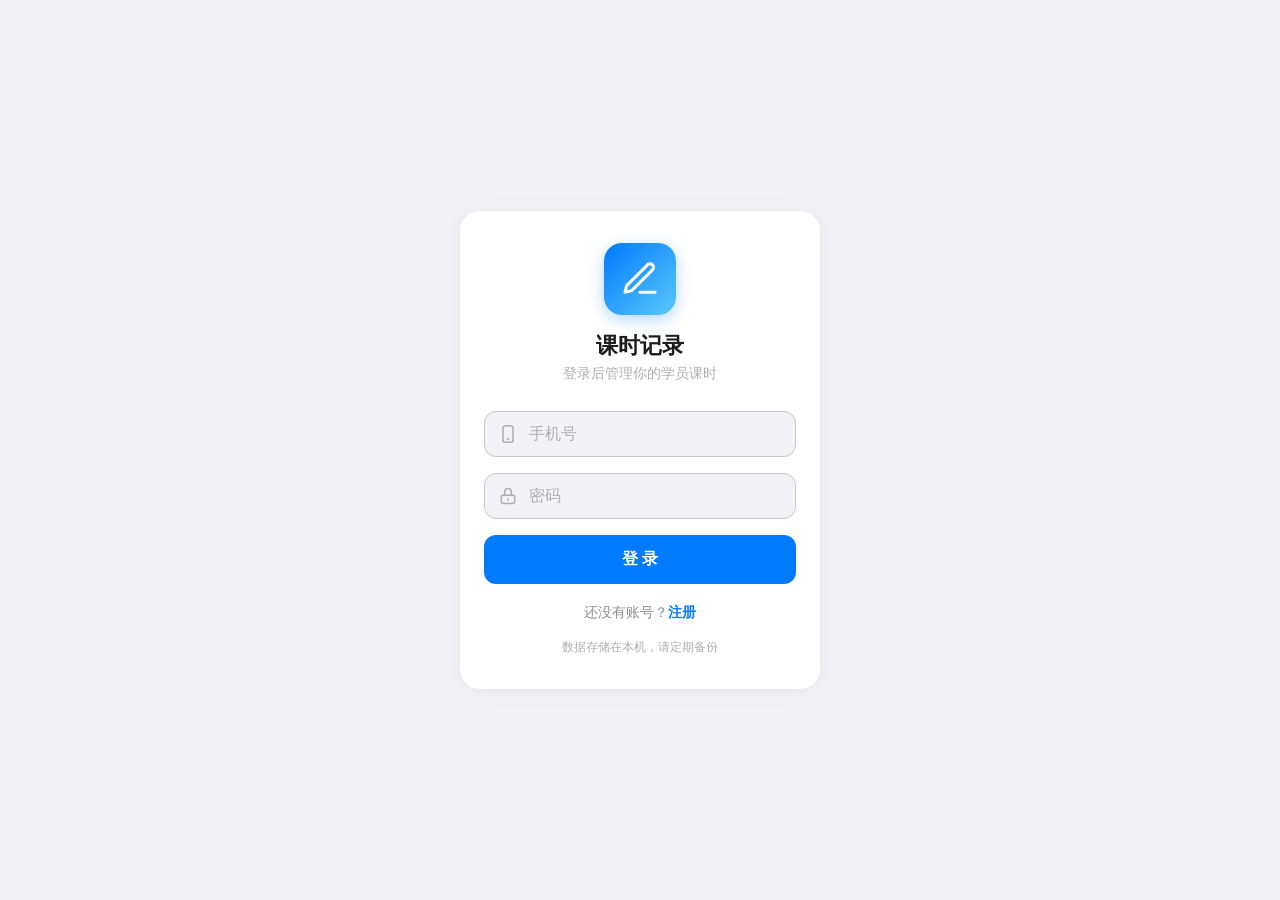
<file: projects/keShiJiLu-original/index.html>
<!DOCTYPE html>
<html lang="zh-CN">
<head>
  <meta charset="UTF-8">
  <meta name="viewport" content="width=device-width, initial-scale=1.0, maximum-scale=1.0, user-scalable=no, viewport-fit=cover">
  <meta name="apple-mobile-web-app-capable" content="yes">
  <meta name="apple-mobile-web-app-status-bar-style" content="default">
  <meta name="apple-mobile-web-app-title" content="课时记录">
  <meta name="theme-color" content="#F2F2F7">
  <link rel="manifest" href="manifest.webmanifest">
  <script>
    // ===== 全局错误捕获：把 JS 错误显示在屏幕顶部 =====
    // 解决 iOS 缓存老 JS 时所有按钮失灵但用户看不到任何错误
    window.addEventListener('error', function(e) {
      var msg = e.message + '\\n@ ' + e.filename + ':' + e.lineno;
      try {
        var div = document.createElement('div');
        div.style.cssText = 'position:fixed;top:0;left:0;right:0;z-index:99999;background:#ff4d4f;color:#fff;padding:10px;font-size:12px;font-family:monospace;line-height:1.4;word-break:break-all;max-height:50vh;overflow:auto';
        div.textContent = msg;
        document.body && document.body.appendChild(div);
      } catch(_) {}
    });
  </script>
  <script>
    // ===== 紧急救援模式 + 版本自检 =====
    (function(){
      var APP_VERSION = 'v2.3.2';
      try {
        var cached = localStorage.getItem('__app_version');
        if (!cached) {
          localStorage.setItem('__app_version', APP_VERSION);
          return;
        }
        if (cached === APP_VERSION) return;
        if (window.caches) {
          caches.keys().then(function(keys){
            keys.forEach(function(k){ caches.delete(k); });
          });
        }
        localStorage.setItem('__app_version', APP_VERSION);
        setTimeout(function(){
          alert('发现旧版本缓存，已自动清理。\\n点"好"刷新到 v2.3.2');
          location.reload(true);
        }, 100);
      } catch(e) {}
    })();
  </script>
  <link rel="apple-touch-icon" href="icons/icon-180.png">
  <link rel="icon" type="image/png" sizes="192x192" href="icons/icon-192.png">
  <script src="vendor/xlsx.full.min.js"></script>
  <title>课时记录</title>
  <style>
    *{margin:0;padding:0;box-sizing:border-box;-webkit-tap-highlight-color:transparent}
    :root{--primary:#007AFF;--primary-dark:#0051D5;--primary-light:#E3F0FF;--danger:#FF3B30;--danger-light:#FFEBEE;--warning:#FF9500;--warning-light:#FFF4E6;--text-1:#1C1C1E;--text-2:#8E8E93;--text-3:#AEAEB2;--bg-page:#F2F2F7;--bg-card:#fff;--bg-grouped:#F2F2F7;--bg-input:#EFEFF4;--border:#C6C6C8;--border-light:#E5E5EA;--radius:14px;--radius-sm:10px;--shadow:0 1px 3px rgba(0,0,0,.08);--shadow-card:0 2px 8px rgba(0,0,0,.06);--tab-h:58px}
    html,body{height:100%;font-family:-apple-system,BlinkMacSystemFont,'SF Pro Text','PingFang SC','Microsoft YaHei',sans-serif;font-size:16px;color:var(--text-1);background:var(--bg-page);-webkit-font-smoothing:antialiased}
    #app{max-width:430px;margin:0 auto;min-height:100vh;background:var(--bg-page);position:relative;padding-bottom:var(--tab-h)}
    .page{display:none;min-height:100vh}.page.active{display:block;animation:fadeIn .25s ease}
    @keyframes fadeIn{from{opacity:0;transform:translateY(6px)}to{opacity:1;transform:translateY(0)}}
    .navbar{position:sticky;top:0;z-index:100;background:rgba(248,248,250,.8);backdrop-filter:blur(20px);-webkit-backdrop-filter:blur(20px);color:var(--text-1);padding:12px 16px;text-align:center;font-size:17px;font-weight:600;letter-spacing:-.3px;border-bottom:.5px solid var(--border-light)}
    .navbar.white{background:rgba(248,248,250,.8);backdrop-filter:blur(20px);-webkit-backdrop-filter:blur(20px);color:var(--text-1);box-shadow:none;border-bottom:.5px solid var(--border-light)}
    .navbar .nav-action{position:absolute;right:14px;top:50%;transform:translateY(-50%);width:32px;height:32px;border-radius:50%;background:transparent;color:var(--primary);display:flex;align-items:center;justify-content:center;font-size:20px;cursor:pointer;transition:background .15s}
    .navbar .nav-action:active{background:var(--bg-input)}
    .navbar.white .nav-action{background:transparent;color:var(--primary)}
    .search-overlay{display:none;position:fixed;top:0;left:0;right:0;bottom:0;background:rgba(0,0,0,.45);z-index:300;animation:fadeIn .15s ease}
    .search-overlay.show{display:flex;align-items:flex-start;justify-content:center;padding-top:60px}
    .search-box{background:#fff;width:90%;max-width:380px;border-radius:14px;padding:18px;box-shadow:0 8px 32px rgba(0,0,0,.18);animation:slideDown .2s ease}
    .search-box .title{font-size:15px;font-weight:600;color:var(--text-1);margin-bottom:12px;display:flex;justify-content:space-between;align-items:center}
    .search-box .title .close{color:var(--text-3);cursor:pointer;font-size:22px;line-height:1;width:28px;height:28px;display:flex;align-items:center;justify-content:center;border-radius:50%}
    .search-box .title .close:active{background:var(--bg-page)}
    .search-box .input-wrap{position:relative}
    .search-box input{width:100%;padding:12px 38px 12px 14px;border:none;border-radius:var(--radius-sm);font-size:16px;outline:none;background:var(--bg-input);transition:background .15s}
    .search-box input:focus{background:#E8E8ED}
    .search-box .clear-btn{position:absolute;right:8px;top:50%;transform:translateY(-50%);width:24px;height:24px;border-radius:50%;background:#C7C7CC;color:#fff;display:none;align-items:center;justify-content:center;font-size:14px;cursor:pointer}
    .search-box .clear-btn.show{display:flex}
    .search-box .result-list{margin-top:14px;max-height:50vh;overflow-y:auto}
    .search-box .result-item{padding:10px 12px;border-radius:8px;cursor:pointer;display:flex;align-items:center;gap:10px;transition:background .12s}
    .search-box .result-item:active{background:var(--bg-page)}
    .search-box .result-item .avatar{width:36px;height:36px;border-radius:50%;background:var(--primary);color:#fff;display:flex;align-items:center;justify-content:center;font-size:14px;font-weight:600;flex-shrink:0}
    .search-box .result-item .info{flex:1;min-width:0}
    .search-box .result-item .info .name{font-size:16px;color:var(--text-1);font-weight:500}
    .search-box .result-item .info .sub{font-size:13px;color:var(--text-3);margin-top:2px}
    .search-box .result-item .info .name .hl{color:var(--primary);font-weight:700}
    .search-box .empty{padding:30px 0;text-align:center;color:var(--text-3);font-size:14px}
    .student-card.highlight-flash{animation:flash .8s ease}
    @keyframes flash{0%{box-shadow:0 0 0 0 rgba(0,122,255,.6)}50%{box-shadow:0 0 0 8px rgba(0,122,255,.25)}100%{box-shadow:0 0 0 0 rgba(0,122,255,0)}}
    @keyframes slideDown{from{opacity:0;transform:translateY(-12px)}to{opacity:1;transform:translateY(0)}}
    .dashboard{background:var(--bg-card);padding:20px 16px 24px;color:var(--text-1);border-bottom:.5px solid var(--border-light)}
    .dashboard h2{font-size:28px;font-weight:700;color:var(--text-1);margin-bottom:4px;letter-spacing:-.5px}
    .dashboard-grid{display:grid;grid-template-columns:1fr 1fr;gap:10px;margin-top:16px}
    .dashboard-item{background:var(--bg-grouped);border-radius:var(--radius-sm);padding:14px}
    .dashboard-item .label{font-size:13px;color:var(--text-2);margin-bottom:6px}
    .dashboard-item .value{font-size:26px;font-weight:700;letter-spacing:-.5px;color:var(--text-1)}
    .dashboard-item .unit{font-size:14px;font-weight:400;color:var(--text-3);margin-left:2px}
    .quick-actions{display:flex;gap:10px;margin:12px}
    .quick-btn{flex:1;background:var(--bg-card);border-radius:var(--radius);padding:14px 8px;text-align:center;box-shadow:var(--shadow-card);cursor:pointer;transition:transform .12s}
    .quick-btn:active{transform:scale(.95)}
    .quick-btn .icon{margin-bottom:4px;display:flex;justify-content:center}
    .quick-btn .icon svg{width:26px;height:26px}
    .quick-btn .text{font-size:12px;font-weight:500;color:var(--text-2)}
    .card{background:var(--bg-card);border-radius:var(--radius);margin:12px;padding:16px;box-shadow:var(--shadow-card)}
    .card-title{font-size:13px;color:var(--text-2);margin-bottom:10px;font-weight:600;display:flex;justify-content:space-between;align-items:center}
    .card-title .more{font-size:13px;color:var(--text-3);cursor:pointer}
    .record-item{display:flex;align-items:center;padding:12px 0;border-bottom:.5px solid var(--border-light)}
    .record-item:last-child{border-bottom:none}
    .record-item .avatar{width:40px;height:40px;border-radius:50%;background:var(--primary-light);color:var(--primary);display:flex;align-items:center;justify-content:center;font-size:16px;font-weight:600;margin-right:12px;flex-shrink:0}
    .record-item .info{flex:1;min-width:0}
    .record-item .info .name{font-size:16px;font-weight:500}
    .record-item .info .meta{font-size:13px;color:var(--text-3);margin-top:2px}
    .record-item .amount{text-align:right;flex-shrink:0}
    .record-item .amount .num{font-size:17px;font-weight:600;color:var(--danger)}
    .record-item .amount .hours{font-size:13px;color:var(--text-3);margin-top:2px}
    .student-card{background:var(--bg-card);border-radius:var(--radius);padding:16px;margin:0 12px 10px;box-shadow:var(--shadow-card);cursor:pointer;transition:transform .12s}
    .student-card:active{transform:scale(.98)}
    .student-card .header{display:flex;align-items:center;justify-content:space-between;margin-bottom:12px}
    .student-card .header .name-wrap{display:flex;align-items:center;gap:10px}
    .student-card .avatar{width:44px;height:44px;border-radius:50%;background:var(--primary);color:#fff;display:flex;align-items:center;justify-content:center;font-size:18px;font-weight:600}
    .student-card .name{font-size:17px;font-weight:600}
    .student-card .tag{font-size:11px;padding:2px 8px;border-radius:6px;background:var(--primary-light);color:var(--primary)}
    .student-card .tag.warning{background:var(--warning-light);color:var(--warning)}
    .student-card .stats{display:grid;grid-template-columns:1fr 1fr 1fr;gap:8px;text-align:center}
    .student-card .stats .stat-item .num{font-size:18px;font-weight:700}
    .student-card .stats .stat-item .num.green{color:var(--primary)}
    .student-card .stats .stat-item .num.orange{color:var(--warning)}
    .student-card .stats .stat-item .num.red{color:var(--danger)}
    .student-card .stats .stat-item .label{font-size:12px;color:var(--text-3);margin-top:2px}
    .progress-bar{height:6px;background:var(--bg-input);border-radius:3px;margin-top:12px;overflow:hidden}
    .progress-bar .fill{height:100%;background:var(--primary);border-radius:3px;transition:width .3s}
    .form-group{margin-bottom:16px}
    .form-group label{display:block;font-size:14px;color:var(--text-2);margin-bottom:6px;font-weight:500}
    .form-input{width:100%;padding:12px 14px;border:none;border-radius:var(--radius-sm);font-size:16px;color:var(--text-1);background:var(--bg-input);outline:none}
    .form-input:focus{background:#E8E8ED}
    .form-input::placeholder{color:var(--text-3)}
    textarea.form-input{resize:none;min-height:80px}
    .form-result{background:var(--primary-light);border-radius:var(--radius-sm);padding:14px;margin-top:8px}
    .form-result .row{display:flex;justify-content:space-between;font-size:15px;margin-bottom:6px}
    .form-result .row:last-child{margin-bottom:0}
    .form-result .row .val{font-weight:600;color:var(--primary)}
    .form-hint{font-size:13px;color:var(--text-3);margin-top:6px;line-height:1.5}
    .checkbox-row{display:flex;align-items:center;gap:8px;cursor:pointer;padding:8px 0}
    .checkbox-row input{width:20px;height:20px;accent-color:var(--primary)}
    .btn{display:block;width:100%;padding:14px;border:none;border-radius:var(--radius-sm);font-size:17px;font-weight:600;text-align:center;cursor:pointer;transition:opacity .12s}
    .btn:active{opacity:.7}
    .btn-primary{background:var(--primary);color:#fff}
    .btn-danger{background:var(--danger);color:#fff}
    .btn-outline{background:transparent;border:1.5px solid var(--border);color:var(--text-2)}
    .fab{position:fixed;right:20px;bottom:80px;width:54px;height:54px;border-radius:50%;background:var(--primary);color:#fff;border:none;font-size:28px;box-shadow:0 4px 14px rgba(0,122,255,.35);cursor:pointer;z-index:50;display:flex;align-items:center;justify-content:center}
    .fab:active{transform:scale(.9)}
    .tabbar{position:fixed;bottom:0;left:50%;transform:translateX(-50%);width:100%;max-width:430px;height:var(--tab-h);background:rgba(248,248,250,.85);backdrop-filter:blur(20px);-webkit-backdrop-filter:blur(20px);border-top:.5px solid var(--border-light);display:flex;z-index:200;padding-bottom:env(safe-area-inset-bottom, 0px)}
    .tabbar-item{flex:1;display:flex;flex-direction:column;align-items:center;justify-content:center;gap:2px;color:var(--text-3);cursor:pointer}
    .tabbar-item.active{color:var(--primary)}
    .tabbar-item .icon{font-size:22px;line-height:1}
    .tabbar-item .text{font-size:11px}
    .tabbar-item svg.ico{width:24px;height:24px}
    /* SVG icon system */
    .ico{display:inline-block;vertical-align:middle;fill:none;stroke:currentColor;stroke-width:1.8;stroke-linecap:round;stroke-linejoin:round;width:18px;height:18px;flex-shrink:0}
    .ico-sm{width:14px;height:14px;stroke-width:2}
    .ico-md{width:20px;height:20px}
    .ico-lg{width:26px;height:26px}
    .ico-xl{width:48px;height:48px;stroke-width:1.5}
    .ico-text{color:var(--text-3)}
    .ico-primary{color:var(--primary)}
    .ico-danger{color:var(--danger)}
    .ico-warning{color:var(--warning)}
    .ico-white{color:#fff}
    .modal-mask{position:fixed;top:0;left:0;right:0;bottom:0;background:rgba(0,0,0,.45);z-index:500;display:flex;align-items:flex-end;justify-content:center;animation:maskIn .2s ease}
    @keyframes maskIn{from{opacity:0}to{opacity:1}}
    .modal{width:100%;max-width:430px;background:var(--bg-card);border-radius:16px 16px 0 0;padding:20px 16px;animation:slideUp .3s ease;max-height:85vh;overflow-y:auto;position:relative}
    @keyframes slideUp{from{transform:translateY(100%)}to{transform:translateY(0)}}
    .modal-title{font-size:18px;font-weight:600;text-align:center;margin-bottom:20px}
    .modal-close{position:absolute;right:16px;top:18px;font-size:22px;color:var(--text-3);cursor:pointer;line-height:1}
    .consume-date{display:flex;align-items:center;gap:8px;padding:14px 16px;background:var(--bg-card);margin:12px;border-radius:var(--radius);box-shadow:var(--shadow-card)}
    .consume-date label{font-size:15px;font-weight:500}
    .consume-date input[type="date"]{flex:1;border:none;font-size:16px;outline:none;background:transparent;color:var(--primary)}
    .consume-item{background:var(--bg-card);border-radius:var(--radius);padding:14px 16px;margin:0 12px 10px;box-shadow:var(--shadow-card);display:flex;align-items:center;gap:12px}
    .consume-item .check{width:24px;height:24px;border:2px solid #D1D1D6;border-radius:50%;display:flex;align-items:center;justify-content:center;flex-shrink:0;cursor:pointer;transition:all .15s}
    .consume-item .check.checked{background:var(--primary);border-color:var(--primary)}
    .consume-item .check.checked::after{content:'✓';color:#fff;font-size:14px;font-weight:bold}
    .consume-item .info{flex:1;min-width:0}
    .consume-item .info .name{font-size:16px;font-weight:500;display:flex;align-items:center;gap:6px;flex-wrap:wrap}
    .consume-item .info .meta{font-size:12px;color:var(--text-3);margin-top:2px}
    .consume-item .hours-input{display:flex;align-items:center;gap:8px;flex-shrink:0}
    .consume-item .hours-input button{width:30px;height:30px;border:none;border-radius:50%;background:var(--bg-input);font-size:18px;color:var(--primary);cursor:pointer;display:flex;align-items:center;justify-content:center;transition:background .12s}
    .consume-item .hours-input button:active{background:#D1D1D6}
    .consume-item .hours-input .val{min-width:30px;text-align:center;font-size:16px;font-weight:600}
    .consume-item.disabled{opacity:.5}
    .consume-footer{position:fixed;bottom:calc(var(--tab-h) + env(safe-area-inset-bottom, 0px));left:50%;transform:translateX(-50%);width:100%;max-width:430px;background:rgba(255,255,255,.9);backdrop-filter:blur(20px);-webkit-backdrop-filter:blur(20px);border-top:.5px solid var(--border-light);padding:12px 16px;display:flex;align-items:center;gap:12px;z-index:100}
    .consume-footer .summary{flex:1;font-size:13px;color:var(--text-2)}
    .consume-footer .summary .highlight{color:var(--danger);font-weight:600;font-size:17px}
    .consume-footer .btn{width:auto;padding:12px 28px}
    .stats-tabs{display:flex;background:var(--bg-input);margin:12px;border-radius:var(--radius-sm);padding:3px;box-shadow:none}
    .stats-tab{flex:1;text-align:center;padding:7px 4px;font-size:13px;color:var(--text-2);cursor:pointer;border-radius:7px;transition:all .2s;font-weight:500;display:flex;align-items:center;justify-content:center;gap:4px}
    .stats-tab.active{background:#fff;color:var(--text-1);font-weight:600;box-shadow:0 1px 3px rgba(0,0,0,.08)}
    .stats-overview{display:grid;grid-template-columns:1fr 1fr;gap:10px;margin:0 12px 12px}
    .stats-card{background:var(--bg-card);border-radius:var(--radius);padding:16px;box-shadow:var(--shadow-card);text-align:center}
    .stats-card .num{font-size:28px;font-weight:700;color:var(--primary)}
    .stats-card .num.orange{color:var(--warning)}
    .stats-card .label{font-size:13px;color:var(--text-3);margin-top:4px}
    .chart-container{background:var(--bg-card);border-radius:var(--radius);margin:0 12px 12px;padding:16px;box-shadow:var(--shadow-card)}
    .rank-item{display:flex;align-items:center;padding:10px 0;border-bottom:.5px solid var(--border-light)}
    .rank-item:last-child{border-bottom:none}
    .rank-item .rank{width:24px;height:24px;border-radius:50%;display:flex;align-items:center;justify-content:center;font-size:13px;font-weight:600;margin-right:10px;flex-shrink:0}
    .rank-item .rank.top1{background:#FFD700;color:#fff}
    .rank-item .rank.top2{background:#C0C0C0;color:#fff}
    .rank-item .rank.top3{background:#CD7F32;color:#fff}
    .rank-item .rank.normal{background:var(--bg-input);color:var(--text-3)}
    .rank-item .name{flex:1;font-size:15px}
    .rank-item .val{font-size:15px;font-weight:600}
    .rank-item .val .unit{font-size:12px;color:var(--text-3);font-weight:400}
    .period-toggle{display:flex;background:var(--bg-input);margin:12px;border-radius:var(--radius-sm);padding:3px;box-shadow:none}
    .period-toggle .pt-btn{flex:1;text-align:center;padding:7px 4px;font-size:13px;color:var(--text-2);cursor:pointer;border-radius:7px;transition:all .2s;font-weight:500;display:flex;align-items:center;justify-content:center;gap:4px}
    .period-toggle .pt-btn.active{background:#fff;color:var(--text-1);font-weight:600;box-shadow:0 1px 3px rgba(0,0,0,.08)}
    .period-card{background:var(--bg-card);border-radius:var(--radius);margin:0 12px 12px;box-shadow:var(--shadow-card);overflow:hidden}
    .period-card .pc-head{display:flex;align-items:center;justify-content:space-between;padding:12px 16px;background:var(--bg-card);border-bottom:.5px solid var(--border-light)}
    .period-card .pc-head .pc-title{font-size:15px;font-weight:600;color:var(--text-1)}
    .period-card .pc-head .pc-total{text-align:right;flex-shrink:0}
    .period-card .pc-head .pc-total .hrs{font-size:14px;font-weight:600;color:var(--primary)}
    .period-card .pc-head .pc-total .amt{font-size:13px;color:var(--danger);font-weight:600;margin-top:2px}
    .period-card .pc-body{padding:4px 16px 12px}
    .period-stu{display:flex;align-items:center;padding:10px 0;border-bottom:.5px solid var(--border-light)}
    .period-stu:last-child{border-bottom:none}
    .period-stu .ps-avatar{width:32px;height:32px;border-radius:50%;background:var(--primary-light);color:var(--primary);display:flex;align-items:center;justify-content:center;font-size:14px;font-weight:600;margin-right:10px;flex-shrink:0}
    .period-stu .ps-name{flex:1;font-size:14px;min-width:0;overflow:hidden;text-overflow:ellipsis;white-space:nowrap}
    .period-stu .ps-val{text-align:right;flex-shrink:0}
    .period-stu .ps-val .ps-hrs{font-size:14px;font-weight:600;color:var(--text-1)}
    .period-stu .ps-val .ps-amt{font-size:12px;color:var(--danger);margin-top:1px}
    .period-stu .ps-bar{height:3px;background:var(--border);border-radius:2px;margin-top:6px;overflow:hidden}
    .period-stu .ps-bar .ps-fill{height:100%;background:var(--primary);border-radius:2px}
    .custom-range{background:var(--bg-card);margin:0 12px 12px;border-radius:var(--radius);padding:14px 16px;box-shadow:var(--shadow-card)}
    .custom-range .cr-label{font-size:13px;color:var(--text-2);margin-bottom:8px;font-weight:500}
    .custom-range .cr-inputs{display:flex;align-items:center;gap:8px}
    .custom-range .cr-inputs input[type=date]{flex:1;border:none;border-radius:var(--radius-sm);padding:10px 12px;font-size:15px;color:var(--text-1);background:var(--bg-input);min-width:0}
    .custom-range .cr-inputs .cr-arrow{font-size:16px;color:var(--text-3);flex-shrink:0}
    .custom-range .cr-btn{margin-top:10px;width:100%;padding:12px;font-size:16px;background:var(--primary);color:#fff;border:none;border-radius:var(--radius-sm);font-weight:600;cursor:pointer}
    .custom-range .cr-btn:active{opacity:.7}
    .custom-range .cr-quick{display:flex;gap:6px;margin-top:8px;flex-wrap:wrap}
    .custom-range .cr-quick .qbtn{padding:5px 12px;font-size:13px;border:none;border-radius:16px;color:var(--primary);background:var(--primary-light);cursor:pointer;white-space:nowrap;font-weight:500}
    .custom-range .cr-quick .qbtn:active{opacity:.7}
    .custom-empty{text-align:center;padding:80px 20px;color:var(--text-3);font-size:14px}
    .detail-header{background:linear-gradient(135deg,#007AFF,#0051D5);padding:24px;color:#fff;text-align:center;border-radius:var(--radius)}
    .detail-header .avatar-lg{width:64px;height:64px;border-radius:50%;background:rgba(255,255,255,.25);margin:0 auto 10px;display:flex;align-items:center;justify-content:center;font-size:28px;font-weight:600}
    .detail-header .name{font-size:20px;font-weight:600}
    .detail-header .sub{font-size:13px;opacity:.85;margin-top:4px}
    .detail-stats{display:grid;grid-template-columns:1fr 1fr 1fr 1fr;gap:1px;background:var(--border-light);margin:12px;border-radius:var(--radius);overflow:hidden;box-shadow:var(--shadow-card)}
    .detail-stats .item{background:#fff;padding:14px 8px;text-align:center}
    .detail-stats .item .num{font-size:18px;font-weight:700}
    .detail-stats .item .label{font-size:11px;color:var(--text-3);margin-top:2px}
    .detail-stats .item .green{color:var(--primary)}
    .detail-stats .item .orange{color:var(--warning)}
    .detail-stats .item .red{color:var(--danger)}
    .empty-state{text-align:center;padding:60px 20px;color:var(--text-3)}
    .empty-state .icon{margin-bottom:12px;opacity:.4;display:flex;justify-content:center}
    .empty-state .icon svg{width:48px;height:48px}
    .empty-state .text{font-size:15px}
    .toast{position:fixed;top:50%;left:50%;transform:translate(-50%,-50%);background:rgba(0,0,0,.75);color:#fff;padding:12px 24px;border-radius:8px;font-size:14px;z-index:999;text-align:center}
    /* 赠课徽章 */
    .gift-badge{display:inline-flex;align-items:center;gap:3px;font-size:11px;padding:1px 7px;border-radius:8px;background:var(--warning-light);color:var(--warning);font-weight:500;white-space:nowrap}
    .session-tag{display:inline-block;font-size:11px;padding:1px 7px;border-radius:8px;background:var(--primary-light);color:var(--primary);font-weight:500;white-space:nowrap}
    .session-tag.gift{background:var(--warning-light);color:var(--warning)}
    .gift-info-box{background:var(--warning-light);border-radius:var(--radius-sm);padding:12px 14px;margin-top:8px;font-size:13px;color:var(--warning);line-height:1.6}
    /* ===== 新版本更新提示 ===== */
    #update-banner{position:fixed;top:0;left:0;right:0;z-index:9999;background:var(--primary);color:#fff;padding:10px 16px;font-size:14px;display:flex;align-items:center;justify-content:space-between;box-shadow:0 2px 8px rgba(0,0,0,.15);transform:translateY(-100%);transition:transform .3s ease}
    #update-banner.show{transform:translateY(0)}
    #update-banner .msg{flex:1;padding-right:12px}
    /* ===== 批量补录消课 ===== */
    .batch-row{background:var(--bg-input);border-radius:var(--radius-sm);padding:12px;margin-bottom:10px;position:relative}
    .batch-row .batch-row-del{position:absolute;top:8px;right:10px;font-size:18px;color:var(--text-3);cursor:pointer;line-height:1;width:24px;height:24px;display:flex;align-items:center;justify-content:center;border-radius:50%;background:var(--bg-card);box-shadow:0 1px 2px rgba(0,0,0,.08)}
    .batch-row .batch-row-del:active{background:var(--danger-light);color:var(--danger)}
    .batch-row .batch-field{margin-bottom:8px}
    .batch-row .batch-field:last-child{margin-bottom:0}
    .batch-row .batch-field label{font-size:12px;color:var(--text-3);display:block;margin-bottom:3px}
    .batch-row .batch-field select,.batch-row .batch-field input[type="date"]{width:100%;border:none;border-radius:var(--radius-sm);padding:8px 10px;font-size:14px;background:var(--bg-card);outline:none;-webkit-appearance:none;appearance:none}
    .batch-row .batch-field select:focus,.batch-row .batch-field input:focus{background:#E8E8ED}
    .batch-row .batch-hours-wrap{display:flex;align-items:center;gap:10px}
    .batch-row .batch-hours-wrap button{width:30px;height:30px;border:none;border-radius:50%;background:var(--bg-card);font-size:18px;color:var(--primary);cursor:pointer;display:flex;align-items:center;justify-content:center;flex-shrink:0}
    .batch-row .batch-hours-wrap button:active{background:#D1D1D6}
    .batch-row .batch-hours-wrap .val{font-size:16px;font-weight:600;min-width:30px;text-align:center}
    .batch-row .batch-row-info{font-size:12px;color:var(--text-3);margin-top:6px;padding-top:6px;border-top:1px dashed var(--border)}
    .batch-row .batch-row-info .amt{color:var(--danger);font-weight:600}
    .batch-add-btn{display:flex;align-items:center;justify-content:center;gap:6px;padding:12px;border:1.5px dashed var(--border);border-radius:var(--radius-sm);color:var(--primary);font-size:14px;font-weight:500;cursor:pointer;margin-bottom:12px}
    .batch-add-btn:active{background:var(--primary-light)}
    .batch-summary-box{background:var(--primary-light);border-radius:var(--radius-sm);padding:12px 14px;margin-bottom:16px;font-size:14px;color:var(--text-2);display:flex;justify-content:space-around;text-align:center}
    .batch-summary-box .item .num{font-size:20px;font-weight:700;color:var(--primary)}
    .batch-summary-box .item .num.red{color:var(--danger)}
    .batch-summary-box .item .label{font-size:11px;color:var(--text-3);margin-top:2px}
    .consume-mode-toggle{display:flex;background:var(--bg-input);margin:12px;border-radius:var(--radius-sm);padding:3px;box-shadow:none}
    .consume-mode-toggle .mode-btn{flex:1;text-align:center;padding:8px;font-size:14px;color:var(--text-2);cursor:pointer;border-radius:7px;transition:all .2s;font-weight:500;display:flex;align-items:center;justify-content:center;gap:4px}
    .consume-mode-toggle .mode-btn.active{background:var(--bg-card);color:var(--text-1);font-weight:600;box-shadow:0 1px 3px rgba(0,0,0,.08)}
    #update-banner .btn-update{background:#fff;color:var(--primary);border:none;border-radius:16px;padding:6px 16px;font-size:14px;font-weight:600;white-space:nowrap;cursor:pointer}
    /* ===== 登录/注册页 ===== */
    #auth-page{position:fixed;inset:0;z-index:9999;background:var(--bg-page);display:flex;align-items:center;justify-content:center;padding:24px;overflow-y:auto}
    .auth-card{width:100%;max-width:360px;background:var(--bg-card);border-radius:20px;padding:32px 24px;box-shadow:0 2px 20px rgba(0,0,0,.06)}
    .auth-logo{width:72px;height:72px;border-radius:18px;background:linear-gradient(135deg,#007AFF,#5AC8FA);margin:0 auto 16px;display:flex;align-items:center;justify-content:center;box-shadow:0 4px 16px rgba(0,122,255,.3)}
    .auth-logo svg{width:40px;height:40px;color:#fff}
    .auth-title{text-align:center;font-size:22px;font-weight:700;color:var(--text-1);margin-bottom:4px}
    .auth-subtitle{text-align:center;font-size:14px;color:var(--text-3);margin-bottom:28px}
    .auth-input-group{position:relative;margin-bottom:16px}
    .auth-input-group .auth-icon{position:absolute;left:14px;top:50%;transform:translateY(-50%);color:var(--text-3);display:flex;align-items:center}
    .auth-input-group .auth-icon svg{width:20px;height:20px}
    .auth-input{width:100%;padding:13px 14px 13px 44px;border:1.5px solid var(--border);border-radius:12px;font-size:16px;color:var(--text-1);background:var(--bg-page);outline:none;transition:border-color .2s;box-sizing:border-box}
    .auth-input:focus{border-color:var(--primary)}
    .auth-input::placeholder{color:var(--text-3)}
    .auth-error{color:var(--danger);font-size:13px;margin-bottom:12px;display:none}
    .auth-error.show{display:block}
    .auth-toggle{text-align:center;font-size:14px;color:var(--text-2);margin-top:20px}
    .auth-toggle a{color:var(--primary);font-weight:600;text-decoration:none;cursor:pointer}
    .auth-hint{text-align:center;font-size:12px;color:var(--text-3);margin-top:16px;line-height:1.6}
    /* 用户信息条 */
    .user-bar{display:flex;align-items:center;justify-content:space-between;padding:10px 16px;background:var(--bg-card);border-bottom:.5px solid var(--border)}
    .user-bar .user-info{display:flex;align-items:center;gap:8px;font-size:13px;color:var(--text-2)}
    .user-bar .user-info svg{width:16px;height:16px;color:var(--primary)}
    .user-bar .logout-btn{font-size:13px;color:var(--danger);background:none;border:none;cursor:pointer;display:flex;align-items:center;gap:4px}
    .user-bar .logout-btn svg{width:16px;height:16px}
    /* ===== 会员系统 ===== */
    .member-badge{display:inline-flex;align-items:center;gap:4px;font-size:12px;padding:3px 10px;border-radius:12px;font-weight:600;cursor:pointer;transition:opacity .12s;white-space:nowrap}
    .member-badge.vip{background:linear-gradient(135deg,#FFD700,#FFA500);color:#fff}
    .member-badge.free{background:var(--bg-input);color:var(--text-3)}
    .member-badge:active{opacity:.7}
    .member-badge svg{width:14px;height:14px}
    .mem-hero{background:linear-gradient(135deg,#1a1a2e,#16213e);border-radius:16px;padding:28px 20px;text-align:center;margin-bottom:20px}
    .mem-hero .crown{width:56px;height:56px;margin:0 auto 12px;background:linear-gradient(135deg,#FFD700,#FFA500);border-radius:50%;display:flex;align-items:center;justify-content:center;box-shadow:0 4px 20px rgba(255,215,0,.3)}
    .mem-hero .crown svg{width:32px;height:32px;color:#fff}
    .mem-hero .title{font-size:20px;font-weight:700;color:#FFD700}
    .mem-hero .sub{font-size:13px;color:rgba(255,255,255,.6);margin-top:4px}
    .mem-status-card{background:var(--bg-page);border-radius:12px;padding:16px;margin-bottom:16px}
    .mem-status-card .row{display:flex;justify-content:space-between;align-items:center;padding:6px 0;font-size:14px}
    .mem-status-card .row .label{color:var(--text-2)}
    .mem-status-card .row .val{font-weight:600;color:var(--text-1)}
    .mem-status-card .row .val.expire-warn{color:var(--danger)}
    .mem-plan-card{background:var(--bg-card);border:2px solid var(--border-light);border-radius:14px;padding:18px 16px;margin-bottom:12px;cursor:pointer;transition:all .2s;position:relative}
    .mem-plan-card.selected{border-color:var(--primary);background:var(--primary-light)}
    .mem-plan-card:active{transform:scale(.98)}
    .mem-plan-card .plan-name{font-size:16px;font-weight:600;color:var(--text-1);display:flex;align-items:center;gap:6px}
    .mem-plan-card .plan-price{font-size:32px;font-weight:700;color:var(--primary);letter-spacing:-1px;margin-top:8px}
    .mem-plan-card .plan-price .unit{font-size:14px;font-weight:400;color:var(--text-3)}
    .mem-plan-card .plan-desc{font-size:13px;color:var(--text-3);margin-top:4px}
    .mem-plan-card .plan-save{position:absolute;top:14px;right:14px;background:var(--danger);color:#fff;font-size:11px;padding:2px 8px;border-radius:8px;font-weight:600}
    .mem-comparison{background:var(--bg-page);border-radius:12px;padding:14px 16px;margin-bottom:16px;font-size:13px;line-height:1.8;color:var(--text-2)}
    .mem-comparison .item{display:flex;align-items:center;gap:8px;padding:3px 0}
    .mem-comparison .item svg{width:16px;height:16px;color:var(--primary);flex-shrink:0}
    .mem-comparison .item.no svg{color:var(--text-3)}
    .student-limit-bar{background:var(--primary-light);border-radius:10px;padding:10px 14px;margin:12px;font-size:13px;color:var(--primary);display:flex;align-items:center;justify-content:space-between;gap:8px}
    .student-limit-bar .bar-bg{flex:1;height:6px;background:rgba(0,122,255,.15);border-radius:3px;overflow:hidden;margin:0 10px;max-width:120px}
    .student-limit-bar .bar-fill{height:100%;background:var(--primary);border-radius:3px;transition:width .3s}
    .admin-plan-btn{text-align:center;padding:12px 8px;border:2px solid var(--border-light);border-radius:10px;font-size:14px;font-weight:600;color:var(--text-2);cursor:pointer;transition:all .15s}
    .admin-plan-btn.selected{border-color:var(--primary);background:var(--primary-light);color:var(--primary)}
    .student-limit-bar.locked{background:var(--danger-light);color:var(--danger)}
    .mem-hero.permanent{background:linear-gradient(135deg,#2a1a00,#3d2700)}
    .mem-hero .crown.perm{background:linear-gradient(135deg,#FFD700,#FF8C00);box-shadow:0 4px 24px rgba(255,200,0,.5)}
    .mem-plan-card.perm{border-color:rgba(255,215,0,.4)}
    .mem-plan-card.perm.selected{border-color:#FFB300;background:rgba(255,215,0,.1)}
    .mem-plan-card.perm .plan-price{color:#B8860B}
    .admin-plan-btn.perm{border-color:rgba(255,179,0,.4);color:#B8860B}
    .admin-plan-btn.perm.selected{border-color:#FFB300;background:rgba(255,215,0,.12);color:#B8860B}
    .perm-text{color:#FF9500;font-weight:600}
    .student-limit-bar.locked .bar-bg{background:rgba(255,59,48,.15)}
    .student-limit-bar.locked .bar-fill{background:var(--danger)}
    .student-limit-bar .upgrade-btn{background:var(--primary);color:#fff;border:none;padding:4px 12px;border-radius:6px;font-size:12px;font-weight:600;cursor:pointer;white-space:nowrap}
    .student-limit-bar .upgrade-btn:active{opacity:.7}
  </style>
</head>
<body>
  <!-- SVG icon sprite (SF Symbols style) -->
  <svg style="display:none" aria-hidden="true">
    <symbol id="icon-home" viewBox="0 0 24 24" fill="none" stroke="currentColor" stroke-width="1.8" stroke-linecap="round" stroke-linejoin="round"><path d="M3 10.5L12 3l9 7.5V20a1 1 0 0 1-1 1h-5v-6h-6v6H4a1 1 0 0 1-1-1V10.5z"/></symbol>
    <symbol id="icon-people" viewBox="0 0 24 24" fill="none" stroke="currentColor" stroke-width="1.8" stroke-linecap="round" stroke-linejoin="round"><circle cx="9" cy="8" r="3"/><path d="M3 20c0-3.3 2.7-6 6-6s6 2.7 6 6"/><path d="M16 5.5a3 3 0 0 1 0 5.8"/><path d="M17 14c2.8.5 5 2.9 5 6"/></symbol>
    <symbol id="icon-edit" viewBox="0 0 24 24" fill="none" stroke="currentColor" stroke-width="1.8" stroke-linecap="round" stroke-linejoin="round"><path d="M12 20h9"/><path d="M16.5 3.5a2.1 2.1 0 0 1 3 3L7 19l-4 1 1-4L16.5 3.5z"/></symbol>
    <symbol id="icon-chart" viewBox="0 0 24 24" fill="none" stroke="currentColor" stroke-width="1.8" stroke-linecap="round" stroke-linejoin="round"><path d="M3 21h18"/><rect x="5" y="11" width="3" height="7" rx="0.5"/><rect x="10.5" y="7" width="3" height="11" rx="0.5"/><rect x="16" y="13" width="3" height="5" rx="0.5"/></symbol>
    <symbol id="icon-plus" viewBox="0 0 24 24" fill="none" stroke="currentColor" stroke-width="1.8" stroke-linecap="round" stroke-linejoin="round"><circle cx="12" cy="12" r="9"/><path d="M12 8v8M8 12h8"/></symbol>
    <symbol id="icon-search" viewBox="0 0 24 24" fill="none" stroke="currentColor" stroke-width="1.8" stroke-linecap="round" stroke-linejoin="round"><circle cx="11" cy="11" r="7"/><path d="M21 21l-4.5-4.5"/></symbol>
    <symbol id="icon-calendar" viewBox="0 0 24 24" fill="none" stroke="currentColor" stroke-width="1.8" stroke-linecap="round" stroke-linejoin="round"><rect x="3" y="5" width="18" height="16" rx="2"/><path d="M3 9h18M8 3v4M16 3v4"/></symbol>
    <symbol id="icon-list" viewBox="0 0 24 24" fill="none" stroke="currentColor" stroke-width="1.8" stroke-linecap="round" stroke-linejoin="round"><path d="M8 6h13M8 12h13M8 18h13"/><path d="M3 6h.01M3 12h.01M3 18h.01"/></symbol>
    <symbol id="icon-gift" viewBox="0 0 24 24" fill="none" stroke="currentColor" stroke-width="1.8" stroke-linecap="round" stroke-linejoin="round"><rect x="3" y="8" width="18" height="4" rx="0.5"/><path d="M5 12v9h14v-9M12 8v13"/><path d="M12 8S10 4 7.5 4 5 6 7 8h5zM12 8s2-4 4.5-4S19 6 17 8h-5z"/></symbol>
    <symbol id="icon-yuan" viewBox="0 0 24 24" fill="none" stroke="currentColor" stroke-width="1.8" stroke-linecap="round" stroke-linejoin="round"><circle cx="12" cy="12" r="9"/><path d="M8 8l4 6 4-6M8 14h8M8 17h8"/></symbol>
    <symbol id="icon-warning" viewBox="0 0 24 24" fill="none" stroke="currentColor" stroke-width="1.8" stroke-linecap="round" stroke-linejoin="round"><path d="M12 3l10 17H2L12 3z"/><path d="M12 9v5M12 17h.01"/></symbol>
    <symbol id="icon-trending-up" viewBox="0 0 24 24" fill="none" stroke="currentColor" stroke-width="1.8" stroke-linecap="round" stroke-linejoin="round"><path d="M3 17l6-6 4 4 7-7"/><path d="M17 8h4v4"/></symbol>
    <symbol id="icon-clock" viewBox="0 0 24 24" fill="none" stroke="currentColor" stroke-width="1.8" stroke-linecap="round" stroke-linejoin="round"><circle cx="12" cy="12" r="9"/><path d="M12 7v5l3 2"/></symbol>
    <symbol id="icon-download" viewBox="0 0 24 24" fill="none" stroke="currentColor" stroke-width="1.8" stroke-linecap="round" stroke-linejoin="round"><path d="M12 3v12M7 10l5 5 5-5"/><path d="M5 21h14"/></symbol>
    <symbol id="icon-upload" viewBox="0 0 24 24" fill="none" stroke="currentColor" stroke-width="1.8" stroke-linecap="round" stroke-linejoin="round"><path d="M12 15V3M7 8l5-5 5 5"/><path d="M5 21h14"/></symbol>
    <symbol id="icon-share" viewBox="0 0 24 24" fill="none" stroke="currentColor" stroke-width="1.8" stroke-linecap="round" stroke-linejoin="round"><path d="M12 3v12M7 8l5-5 5 5"/><path d="M5 15v4a2 2 0 0 0 2 2h10a2 2 0 0 0 2-2v-4"/></symbol>
    <symbol id="icon-check" viewBox="0 0 24 24" fill="none" stroke="currentColor" stroke-width="2" stroke-linecap="round" stroke-linejoin="round"><path d="M5 13l4 4L19 7"/></symbol>
    <symbol id="icon-trash" viewBox="0 0 24 24" fill="none" stroke="currentColor" stroke-width="1.8" stroke-linecap="round" stroke-linejoin="round"><path d="M3 6h18M8 6V4a1 1 0 0 1 1-1h6a1 1 0 0 1 1 1v2M6 6l1 14a2 2 0 0 0 2 2h6a2 2 0 0 0 2-2l1-14M10 11v6M14 11v6"/></symbol>
    <symbol id="icon-phone" viewBox="0 0 24 24" fill="none" stroke="currentColor" stroke-width="1.8" stroke-linecap="round" stroke-linejoin="round"><rect x="6" y="2" width="12" height="20" rx="3"/><path d="M11 18h2"/></symbol>
    <symbol id="icon-lock" viewBox="0 0 24 24" fill="none" stroke="currentColor" stroke-width="1.8" stroke-linecap="round" stroke-linejoin="round"><rect x="4" y="11" width="16" height="10" rx="2"/><path d="M8 11V7a4 4 0 0 1 8 0v4"/><path d="M12 15v2"/></symbol>
    <symbol id="icon-logout" viewBox="0 0 24 24" fill="none" stroke="currentColor" stroke-width="1.8" stroke-linecap="round" stroke-linejoin="round"><path d="M9 21H5a2 2 0 0 1-2-2V5a2 2 0 0 1 2-2h4"/><path d="M16 17l5-5-5-5M21 12H9"/></symbol>
    <symbol id="icon-user" viewBox="0 0 24 24" fill="none" stroke="currentColor" stroke-width="1.8" stroke-linecap="round" stroke-linejoin="round"><circle cx="12" cy="8" r="4"/><path d="M4 21c0-4.4 3.6-8 8-8s8 3.6 8 8"/></symbol>
    <symbol id="icon-crown" viewBox="0 0 24 24" fill="none" stroke="currentColor" stroke-width="1.8" stroke-linecap="round" stroke-linejoin="round"><path d="M5 20h14M3 8l4 4 5-6 5 6 4-4-2 10H5L3 8z"/></symbol>
    <symbol id="icon-star" viewBox="0 0 24 24" fill="none" stroke="currentColor" stroke-width="1.8" stroke-linecap="round" stroke-linejoin="round"><path d="M12 2l3.09 6.26L22 9.27l-5 4.87 1.18 6.88L12 17.77l-6.18 3.25L7 14.14 2 9.27l6.91-1.01L12 2z"/></symbol>
  </svg>
  <!-- 新版本更新提示条 -->
  <div id="update-banner">
    <span class="msg">发现新版本，点击更新</span>
    <button class="btn-update" onclick="applyUpdate()">立即更新</button>
  </div>
  <!-- 登录/注册页 -->
  <div id="auth-page" style="display:none">
    <div class="auth-card">
      <div class="auth-logo"><svg><use href="#icon-edit"/></svg></div>
      <div class="auth-title">课时记录</div>
      <div class="auth-subtitle" id="auth-subtitle">登录后管理你的学员课时</div>
      <div class="auth-error" id="auth-error"></div>
      <div class="auth-input-group">
        <span class="auth-icon"><svg><use href="#icon-phone"/></svg></span>
        <input class="auth-input" id="auth-phone" type="tel" placeholder="手机号" maxlength="11" inputmode="numeric" autocomplete="off" onkeydown="if(event.key==='Enter')document.getElementById('auth-pwd').focus()">
      </div>
      <div class="auth-input-group">
        <span class="auth-icon"><svg><use href="#icon-lock"/></svg></span>
        <input class="auth-input" id="auth-pwd" type="password" placeholder="密码" maxlength="20" autocomplete="off" onkeydown="if(event.key==='Enter'){if(authMode==='register')document.getElementById('auth-pwd2').focus();else handleAuth();}">
      </div>
      <div class="auth-input-group" id="auth-pwd2-group" style="display:none">
        <span class="auth-icon"><svg><use href="#icon-lock"/></svg></span>
        <input class="auth-input" id="auth-pwd2" type="password" placeholder="确认密码" maxlength="20" autocomplete="off" onkeydown="if(event.key==='Enter')handleAuth()">
      </div>
      <button class="btn btn-primary" style="margin-top:8px;font-size:16px;padding:14px;border-radius:12px" id="auth-submit" onclick="handleAuth()">登 录</button>
      <div class="auth-toggle" id="auth-toggle-text">还没有账号？<a onclick="switchAuthMode('register')">注册</a></div>
      <div class="auth-hint">数据存储在本机，请定期备份</div>
    </div>
  </div>
<div id="app">
  <!-- 首页 -->
  <div id="page-home" class="page active">
    <div class="user-bar" id="user-bar">
      <div class="user-info"><svg><use href="#icon-user"/></svg> <span id="current-user-name">--</span></div>
      <div style="display:flex;align-items:center;gap:8px">
        <span id="member-badge" class="member-badge free" onclick="openMembership()"><svg><use href="#icon-crown"/></svg> 非会员</span>
        <button class="logout-btn" onclick="handleLogout()"><svg><use href="#icon-logout"/></svg> 退出</button>
      </div>
    </div>
    <div class="dashboard">
      <h2>课时记录总览</h2>
      <div class="dashboard-grid">
        <div class="dashboard-item"><div class="label">学员总数</div><div class="value" id="d-students">0<span class="unit">人</span></div></div>
        <div class="dashboard-item"><div class="label">已收金额（未消课）</div><div class="value" id="d-received">¥0.00</div></div>
        <div class="dashboard-item"><div class="label">本月消耗</div><div class="value" id="d-consumed">¥0.00</div></div>
        <div class="dashboard-item"><div class="label">剩余课时</div><div class="value" id="d-hours">0<span class="unit">课时</span></div></div>
      </div>
    </div>
    <div class="quick-actions">
      <div class="quick-btn" onclick="switchPage('consume')"><div class="icon"><svg class="ico ico-primary"><use href="#icon-edit"/></svg></div><div class="text">消课</div></div>
      <div class="quick-btn" onclick="openAddStudent()"><div class="icon"><svg class="ico ico-primary"><use href="#icon-plus"/></svg></div><div class="text">新增学员</div></div>
      <div class="quick-btn" onclick="switchPage('stats')"><div class="icon"><svg class="ico ico-primary"><use href="#icon-chart"/></svg></div><div class="text">统计</div></div>
      <div class="quick-btn" onclick="exportExcelXlsx()"><div class="icon"><svg class="ico ico-primary"><use href="#icon-share"/></svg></div><div class="text">导出</div></div>
    </div>
    <div id="home-alerts"></div>
    <div id="home-today"></div>
    <div class="card">
      <div class="card-title"><span style="display:flex;align-items:center;gap:6px"><svg class="ico ico-sm"><use href="#icon-clock"/></svg> 最近消课记录</span><span class="more" onclick="switchPage('stats')">查看全部 →</span></div>
      <div id="home-recent"></div>
    </div>
  </div>

  <!-- 学员页 -->
  <div id="page-students" class="page">
    <div class="navbar white">学员管理<div class="nav-action" onclick="openStudentSearch()" title="查找学员"><svg class="ico ico-md"><use href="#icon-search"/></svg></div></div>
    <div style="background:var(--warning-light);color:var(--warning);font-size:13px;padding:8px 14px;border-bottom:.5px solid var(--border-light);display:flex;align-items:center;justify-content:space-between;gap:8px">
      <span style="display:flex;align-items:center;gap:5px"><svg class="ico ico-sm"><use href="#icon-warning"/></svg> 数据存于本机，请定期备份</span>
      <span style="display:flex;gap:6px;flex-shrink:0">
        <button onclick="exportDataBackup()" style="background:var(--warning);color:#fff;border:none;padding:4px 10px;border-radius:6px;font-size:12px;cursor:pointer;display:flex;align-items:center;gap:3px"><svg class="ico ico-sm ico-white"><use href="#icon-download"/></svg>备份</button>
        <button onclick="document.getElementById('import-file').click()" style="background:var(--primary);color:#fff;border:none;padding:4px 10px;border-radius:6px;font-size:12px;cursor:pointer;display:flex;align-items:center;gap:3px"><svg class="ico ico-sm ico-white"><use href="#icon-upload"/></svg>导入</button>
      </span>
    </div>
    <div id="student-list"></div>
    <button class="fab" onclick="openAddStudent()"><svg class="ico ico-lg ico-white" style="stroke-width:2.5"><use href="#icon-plus"/></svg></button>
  </div>

  <!-- 消课页 -->
  <div id="page-consume" class="page">
    <div class="navbar">消课记录</div>
    <div class="consume-mode-toggle">
      <div class="mode-btn active" id="mode-single" onclick="switchConsumeMode('single')"><svg class="ico ico-sm"><use href="#icon-edit"/></svg> 单日消课</div>
      <div class="mode-btn" id="mode-batch" onclick="switchConsumeMode('batch')"><svg class="ico ico-sm"><use href="#icon-list"/></svg> 批量补录</div>
    </div>
    <div id="consume-single-area">
      <div class="consume-date">
        <label style="display:flex;align-items:center;gap:5px"><svg class="ico ico-sm"><use href="#icon-calendar"/></svg> 上课日期</label>
        <input type="date" id="consume-date-input">
      </div>
      <div id="consume-list" style="padding-bottom:80px"></div>
      <div id="consume-footer" class="consume-footer" style="display:none">
        <div class="summary">已选 <span class="highlight" id="cf-count">0</span> 人 · <span class="highlight" id="cf-hours">0</span> 课时 · ¥<span class="highlight" id="cf-amount">0.00</span></div>
        <button class="btn btn-primary" onclick="handleConsume()">确认消课</button>
      </div>
    </div>
    <div id="consume-batch-area" style="display:none;padding:0 12px 80px">
      <div style="font-size:13px;color:var(--text-3);padding:8px 4px;line-height:1.6">补录之前忘记记录的消课，每行可选不同学员、不同日期和对应课时数。</div>
      <div id="batch-rows"></div>
      <div class="batch-add-btn" onclick="addBatchRow()"><svg class="ico ico-sm"><use href="#icon-plus"/></svg> 添加一行</div>
      <div class="batch-summary-box" id="batch-summary">
        <div class="item"><div class="num" id="bs-count">0</div><div class="label">补录条数</div></div>
        <div class="item"><div class="num" id="bs-hours">0</div><div class="label">总课时</div></div>
        <div class="item"><div class="num red" id="bs-amount">¥0</div><div class="label">总金额</div></div>
      </div>
      <button class="btn btn-primary" onclick="handleBatchConsume()">确认补录</button>
    </div>
  </div>

  <!-- 统计页 -->
  <div id="page-stats" class="page">
    <div class="navbar">统计报表</div>
    <div class="stats-tabs">
      <div class="stats-tab" onclick="loadStats('week')">本周</div>
      <div class="stats-tab active" onclick="loadStats('month')">本月</div>
      <div class="stats-tab" onclick="loadStats('all')">全部</div>
      <div class="stats-tab" onclick="loadPeriodStats('month')">周期</div>
    </div>
    <div id="stats-overview" class="stats-overview"></div>
    <div id="stats-chart" class="chart-container" style="display:none"></div>
    <div id="stats-rank" class="chart-container" style="display:none"></div>
    <div id="stats-detail" class="chart-container" style="display:none"></div>
    <div id="stats-period" style="display:none">
      <div class="period-toggle">
        <div class="pt-btn" id="pt-week" onclick="loadPeriodStats('week')"><svg class="ico ico-sm"><use href="#icon-calendar"/></svg> 按周</div>
        <div class="pt-btn active" id="pt-month" onclick="loadPeriodStats('month')"><svg class="ico ico-sm"><use href="#icon-calendar"/></svg> 按月</div>
        <div class="pt-btn" id="pt-custom" onclick="loadCustomStats()"><svg class="ico ico-sm"><use href="#icon-calendar"/></svg> 自定义</div>
      </div>
      <div id="custom-range-bar" class="custom-range" style="display:none">
        <div class="cr-label">选择日期范围</div>
        <div class="cr-inputs">
          <input type="date" id="custom-start">
          <span class="cr-arrow">→</span>
          <input type="date" id="custom-end">
        </div>
        <div class="cr-quick">
          <span class="qbtn" onclick="setQuickRange(7)">近7天</span>
          <span class="qbtn" onclick="setQuickRange(30)">近30天</span>
          <span class="qbtn" onclick="setQuickRange(90)">近90天</span>
          <span class="qbtn" onclick="setQuickRange('thisMonth')">本月</span>
          <span class="qbtn" onclick="setQuickRange('lastMonth')">上月</span>
        </div>
        <button class="cr-btn" onclick="runCustomQuery()"><svg class="ico ico-sm ico-white" style="display:inline;vertical-align:middle;margin-right:4px"><use href="#icon-search"/></svg>查询</button>
      </div>
      <div id="custom-summary" style="margin:0 12px 12px;display:none;grid-template-columns:1fr 1fr;gap:10px"></div>
      <div id="custom-list"></div>
      <div id="period-summary" style="margin:0 12px 12px;display:grid;grid-template-columns:1fr 1fr;gap:10px"></div>
      <div id="period-list"></div>
    </div>
    <div id="stats-empty" class="empty-state" style="display:none"><div class="icon"><svg class="ico ico-xl ico-text"><use href="#icon-chart"/></svg></div><div class="text">该时间段暂无消课记录</div></div>
    <div style="padding:12px;margin-bottom:20px;display:flex;gap:8px"><button class="btn btn-outline" style="flex:1;display:flex;align-items:center;justify-content:center;gap:4px" onclick="exportExcelXlsx()"><svg class="ico ico-sm"><use href="#icon-share"/></svg>导出 Excel</button><button class="btn btn-outline" style="flex:1;display:flex;align-items:center;justify-content:center;gap:4px" onclick="exportDataBackup()"><svg class="ico ico-sm"><use href="#icon-download"/></svg>备份 JSON</button><button class="btn btn-outline" style="flex:1;display:flex;align-items:center;justify-content:center;gap:4px" onclick="document.getElementById('import-file').click()"><svg class="ico ico-sm"><use href="#icon-upload"/></svg>导入</button><input type="file" id="import-file" accept=".json,.xlsx,.xls,.csv" style="display:none" onchange="importDataBackup(event)"></div>
  </div>

  <!-- 底部 Tab -->
  <div class="tabbar">
    <div class="tabbar-item active" onclick="switchPage('home')"><div class="icon"><svg class="ico"><use href="#icon-home"/></svg></div><div class="text">首页</div></div>
    <div class="tabbar-item" onclick="switchPage('students')"><div class="icon"><svg class="ico"><use href="#icon-people"/></svg></div><div class="text">学员</div></div>
    <div class="tabbar-item" onclick="switchPage('consume')"><div class="icon"><svg class="ico"><use href="#icon-edit"/></svg></div><div class="text">消课</div></div>
    <div class="tabbar-item" onclick="switchPage('stats')"><div class="icon"><svg class="ico"><use href="#icon-chart"/></svg></div><div class="text">统计</div></div>
  </div>

  <!-- 查找学员弹层 -->
  <div id="search-overlay" class="search-overlay" onclick="event.target===this&&closeStudentSearch()">
    <div class="search-box">
      <div class="title">
        <span style="display:flex;align-items:center;gap:5px"><svg class="ico ico-sm"><use href="#icon-search"/></svg> 查找学员</span>
        <span class="close" onclick="closeStudentSearch()">×</span>
      </div>
      <div class="input-wrap">
        <input type="text" id="search-input" placeholder="输入学员姓名或备注关键词" oninput="onSearchInput(this.value)" autocomplete="off">
        <div class="clear-btn" id="search-clear" onclick="clearSearch()">×</div>
      </div>
      <div class="result-list" id="search-results"></div>
    </div>
  </div>
</div>

<!-- 新增学员弹窗 -->
<div id="modal-add" class="modal-mask" style="display:none" onclick="event.target===this&&closeModal('modal-add')">
  <div class="modal">
    <div class="modal-close" onclick="closeModal('modal-add')">×</div>
    <div class="modal-title">新增学员</div>
    <div class="form-group"><label>学员姓名</label><input class="form-input" id="f-name" placeholder="请输入学员姓名" maxlength="20"></div>
    <div class="form-group"><label>总金额（元）</label><input class="form-input" id="f-amount" type="number" placeholder="如：3000" step="0.01" min="0"></div>
    <div class="form-group"><label>购买课时（不含赠课）</label><input class="form-input" id="f-hours" type="number" placeholder="如：20" step="0.5" min="0"></div>
    <div class="form-group">
      <label class="checkbox-row"><input type="checkbox" id="f-gift" onchange="toggleGiftInput();updatePreview()"> <span style="display:flex;align-items:center;gap:5px"><svg class="ico ico-sm"><use href="#icon-gift"/></svg> 赠课</span></label>
      <div id="f-gift-wrap" style="display:none;margin-top:8px">
        <input class="form-input" id="f-gift-count" type="number" placeholder="赠几节课" min="1" step="1" value="1" oninput="updatePreview()">
        <div class="form-hint">赠课不消耗金额，自动安排在中间和最后一节</div>
      </div>
    </div>
    <div class="form-group"><label>备注（选填）</label><textarea class="form-input" id="f-notes" placeholder="如：周一三五上课" maxlength="200"></textarea></div>
    <div id="f-preview" class="form-result" style="display:none"></div>
    <div style="margin-top:20px"><button class="btn btn-primary" onclick="handleAddStudent()">确认添加</button></div>
  </div>
</div>

<!-- 学员详情弹窗 -->
<div id="modal-detail" class="modal-mask" style="display:none" onclick="event.target===this&&closeModal('modal-detail')">
  <div class="modal">
    <div class="modal-close" onclick="closeModal('modal-detail')">×</div>
    <div class="modal-title">学员详情</div>
    <div id="detail-content"></div>
  </div>
</div>

<!-- 编辑学员弹窗 -->
<div id="modal-edit" class="modal-mask" style="display:none" onclick="event.target===this&&closeModal('modal-edit')">
  <div class="modal">
    <div class="modal-close" onclick="closeModal('modal-edit')">×</div>
    <div class="modal-title">编辑学员</div>
    <div class="form-group"><label>学员姓名</label><input class="form-input" id="e-name" maxlength="20"></div>
    <div class="form-group"><label>购买课时（不含赠课）</label><input class="form-input" id="e-hours" type="number" step="0.5" min="0"></div>
    <div class="form-group">
      <label class="checkbox-row"><input type="checkbox" id="e-gift"> <span style="display:flex;align-items:center;gap:5px"><svg class="ico ico-sm"><use href="#icon-gift"/></svg> 赠课</span></label>
      <div id="e-gift-wrap" style="display:none;margin-top:8px">
        <input class="form-input" id="e-gift-count" type="number" min="1" step="1" value="1">
        <div class="form-hint">赠课不消耗金额，自动安排在中间和最后一节</div>
      </div>
    </div>
    <div class="form-group"><label>备注（选填）</label><textarea class="form-input" id="e-notes" maxlength="200"></textarea></div>
    <div style="font-size:13px;color:var(--text-3);margin-bottom:16px;display:flex;align-items:center;gap:5px"><svg class="ico ico-sm"><use href="#icon-yuan"/></svg> 金额调整请使用"调整金额"功能</div>
    <button class="btn btn-primary" onclick="handleEditStudent()">保存修改</button>
  </div>
</div>

<!-- 调整金额弹窗 -->
<div id="modal-adjust" class="modal-mask" style="display:none" onclick="event.target===this&&closeModal('modal-adjust')">
  <div class="modal">
    <div class="modal-close" onclick="closeModal('modal-adjust')">×</div>
    <div class="modal-title">调整单价（补差价）</div>
    <div id="adjust-current-info" style="background:var(--primary-light);border-radius:var(--radius-sm);padding:14px;margin-bottom:16px;font-size:13px;color:var(--text-2);line-height:1.8"></div>
    <div class="form-group"><label>新单价（元/节）</label><input class="form-input" id="adj-new-price" type="number" placeholder="如：400" step="0.01" min="0.01" oninput="updateAdjustPreview()"></div>
    <div class="form-group"><label>调整原因（选填）</label><input class="form-input" id="adj-reason" placeholder="如：升年级差价" maxlength="50"></div>
    <div id="adjust-preview" class="form-result" style="display:none"></div>
    <div style="margin-top:20px"><button class="btn btn-primary" onclick="handleAdjustAmount()">确认调整</button></div>
  </div>
</div>

<!-- Toast -->
<div id="toast" class="toast" style="display:none"></div>

<!-- 自定义确认弹窗 -->
<div id="modal-confirm" class="modal-mask" style="display:none">
  <div class="modal" style="padding:32px 24px;text-align:center;border-radius:20px 20px 0 0">
    <div id="confirm-icon" style="font-size:40px;margin-bottom:12px;display:flex;justify-content:center"><svg class="ico ico-xl ico-warning"><use href="#icon-warning"/></svg></div>
    <div id="confirm-msg" style="font-size:16px;color:var(--text-1);line-height:1.6;margin-bottom:24px"></div>
    <div style="display:flex;gap:12px">
      <button class="btn btn-outline" style="flex:1" onclick="confirmCancel()">取消</button>
      <button id="confirm-ok-btn" class="btn btn-danger" style="flex:1" onclick="confirmOk()">确认删除</button>
    </div>
  </div>
</div>

<!-- 会员中心弹窗 -->
<div id="modal-membership" class="modal-mask" style="display:none" onclick="event.target===this&&closeModal('modal-membership')">
  <div class="modal">
    <div class="modal-close" onclick="closeModal('modal-membership')">×</div>
    <div class="modal-title">会员中心</div>
    <div id="membership-content"></div>
  </div>
</div>

<!-- 管理员面板（激活码生成） -->
<div id="admin-panel" class="modal-mask" style="display:none">
  <div class="modal" style="max-width:430px;border-radius:16px;padding:24px 20px;max-height:90vh;overflow-y:auto">
    <div class="modal-close" onclick="closeAdminPanel()">×</div>
    <div class="modal-title">激活码管理</div>
    <div id="admin-content"></div>
  </div>
</div>

<script>
// ===== 用户认证系统 =====
const USERS_KEY = '__keshi_users';
const SESSION_KEY = '__keshi_session';
const LEGACY_DB_KEY = 'keshi_app_data';
const LEGACY_KEYS = ['keShiJiLuDB'];

// 简易密码哈希（非加密级别，但比明文好）
function hashPwd(pwd) {
  let h = 5381;
  for (let i = 0; i < pwd.length; i++) {
    h = ((h << 5) + h + pwd.charCodeAt(i)) & 0xFFFFFFFF;
  }
  return 'h' + (h >>> 0).toString(36) + pwd.length.toString(36);
}

function getUsers() {
  try { return JSON.parse(localStorage.getItem(USERS_KEY)) || {}; }
  catch(e) { return {}; }
}

function saveUsers(users) {
  localStorage.setItem(USERS_KEY, JSON.stringify(users));
}

function getCurrentUser() {
  return localStorage.getItem(SESSION_KEY);
}

function getUserDBKey() {
  const u = getCurrentUser();
  return u ? 'keshi_data_' + u : null;
}

function setSession(phone) {
  localStorage.setItem(SESSION_KEY, phone);
}

function clearSession() {
  localStorage.removeItem(SESSION_KEY);
}

// ===== 会员系统 =====
const FREE_STUDENT_LIMIT = 5;
const MEMBERSHIP_PLANS = {
  monthly: { name: '月卡', price: 15, days: 30, unit: '月', desc: '每月15元，灵活续费' },
  annual: { name: '年卡', price: 150, days: 365, unit: '年', desc: '年付150元，相当于省30元' },
  lifetime: { name: '永久', price: 1588, days: 0, unit: '永久', desc: '一次付费，永久使用，最划算', lifetime: true }
};

function getMembershipInfo(phone) {
  phone = phone || getCurrentUser();
  if (!phone) return { plan: null, status: 'free' };
  var users = getUsers();
  var user = users[phone];
  if (!user || !user.membership || !user.membership.plan) return { plan: null, status: 'free' };
  var m = user.membership;
  var p = MEMBERSHIP_PLANS[m.plan];
  // 永久会员特殊处理
  if (p && p.lifetime) {
    return { plan: m.plan, status: 'active', startDate: m.startDate, expireDate: '永久', permanent: true };
  }
  var nowStr = new Date().toISOString().slice(0, 10);
  if (m.expireDate && m.expireDate < nowStr) {
    return { plan: null, status: 'expired', expiredPlan: m.plan, expiredDate: m.expireDate };
  }
  var daysLeft = Math.ceil((new Date(m.expireDate) - new Date(nowStr)) / 86400000);
  return { plan: m.plan, status: 'active', startDate: m.startDate, expireDate: m.expireDate, daysLeft: daysLeft };
}

function isMember() {
  return getMembershipInfo().status === 'active';
}

function getStudentLimit() {
  return isMember() ? Infinity : FREE_STUDENT_LIMIT;
}

function getStudentCount() {
  var data = loadDB();
  return data.students.length;
}

function canAddStudent() {
  return getStudentCount() < getStudentLimit();
}

function purchaseMembership(plan) {
  var phone = getCurrentUser();
  if (!phone) return false;
  if (!MEMBERSHIP_PLANS[plan]) return false;
  var users = getUsers();
  if (!users[phone]) return false;
  var p = MEMBERSHIP_PLANS[plan];
  var now = new Date();
  var startStr = now.toISOString().slice(0, 10);
  var expireDate;
  if (p.lifetime) {
    // 永久会员，过期日期设为 9999-12-31
    expireDate = new Date('9999-12-31');
  } else {
    expireDate = new Date(now.getTime() + p.days * 86400000);
    // 如当前是有效会员（非永久），从到期日续费
    var currentInfo = getMembershipInfo(phone);
    if (currentInfo.status === 'active' && currentInfo.expireDate && currentInfo.expireDate !== '永久') {
      expireDate = new Date(new Date(currentInfo.expireDate).getTime() + p.days * 86400000);
    }
  }
  users[phone].membership = {
    plan: plan,
    startDate: startStr,
    expireDate: expireDate.toISOString().slice(0, 10)
  };
  saveUsers(users);
  return true;
}

// ===== 激活码系统（纯前端，一机一码） =====
var ACTIVATION_SECRET = 'ks_mx_v21';
var CODE_CHARS = 'ABCDEFGHJKMNPQRSTVWXYZ23456789'; // 去掉易混淆的 I L O U 0 1

function generateCode(phone, plan) {
  var raw = phone + '|' + plan + '|' + ACTIVATION_SECRET;
  var h = 5381;
  for (var i = 0; i < raw.length; i++) {
    h = ((h << 5) + h + raw.charCodeAt(i)) & 0xFFFFFFFF;
  }
  h = h >>> 0;
  // 扩展到 64 位
  var h2 = 5381;
  for (var j = raw.length - 1; j >= 0; j--) {
    h2 = ((h2 << 5) + h2 + raw.charCodeAt(j)) & 0xFFFFFFFF;
  }
  h2 = h2 >>> 0;
  var combined = h * 4294967296 + h2;
  var code = '';
  for (var k = 0; k < 8; k++) {
    code += CODE_CHARS[combined % CODE_CHARS.length];
    combined = Math.floor(combined / CODE_CHARS.length);
  }
  return code;
}

function validateCode(phone, plan, code) {
  if (!phone || !plan || !code) return false;
  code = code.toUpperCase().replace(/[^A-Z2-9]/g, '');
  if (code.length !== 8) return false;
  return generateCode(phone, plan) === code;
}

// 会员中心渲染
function openMembership() {
  try {
    activationMode = false;
    renderMembershipContent();
    var m = document.getElementById('modal-membership');
    if (!m) { alert('错误：找不到会员中心容器'); return; }
    m.style.display = 'flex';
  } catch(e) {
    alert('打开会员中心出错：' + e.message + '\n请截图反馈');
  }
}

var selectedPlan = 'annual';
var activationMode = false; // false=选套餐, true=输入激活码

function renderMembershipContent() {
  var info = getMembershipInfo();
  var el = document.getElementById('membership-content');
  var html = '';

  if (info.status === 'active') {
    // 会员状态展示
    var planInfo = MEMBERSHIP_PLANS[info.plan];
    var isPermanent = info.permanent;
    var expireWarn = !isPermanent && info.daysLeft <= 7;
    html += '<div class="mem-hero' + (isPermanent ? ' permanent' : '') + '">';
    html += '<div class="crown' + (isPermanent ? ' perm' : '') + '"><svg><use href="#icon-crown"/></svg></div>';
    html += '<div class="title">' + planInfo.name + '会员</div>';
    html += '<div class="sub">' + (isPermanent ? '永久有效，无需续费' : '会员有效期至 ' + info.expireDate) + '</div>';
    html += '</div>';
    html += '<div class="mem-status-card">';
    html += '<div class="row"><span class="label">会员类型</span><span class="val">' + planInfo.name + '（¥' + planInfo.price + (isPermanent ? '' : '/' + planInfo.unit) + '）</span></div>';
    html += '<div class="row"><span class="label">开通日期</span><span class="val">' + info.startDate + '</span></div>';
    html += '<div class="row"><span class="label">到期日期</span><span class="val' + (expireWarn ? ' expire-warn' : '') + '">' + (isPermanent ? '永久有效' : info.expireDate) + '</span></div>';
    html += '<div class="row"><span class="label">' + (isPermanent ? '会员状态' : '剩余天数') + '</span><span class="val' + (isPermanent ? ' perm-text' : (expireWarn ? ' expire-warn' : '')) + '">' + (isPermanent ? '永久' : info.daysLeft + ' 天') + '</span></div>';
    html += '</div>';
    if (expireWarn) {
      html += '<div style="background:var(--danger-light);color:var(--danger);border-radius:10px;padding:10px 14px;font-size:13px;margin-bottom:16px;display:flex;align-items:center;gap:6px">' + svgIcon('warning') + ' 会员即将到期，请及时续费</div>';
    }
    if (!isPermanent) {
      html += '<div style="font-size:14px;font-weight:600;color:var(--text-1);margin-bottom:12px">续费套餐</div>';
    }
  } else if (info.status === 'expired') {
    var expiredInfo = MEMBERSHIP_PLANS[info.expiredPlan];
    html += '<div class="mem-hero">';
    html += '<div class="crown" style="background:linear-gradient(135deg,#8E8E93,#AEAEB2)"><svg><use href="#icon-crown"/></svg></div>';
    html += '<div class="title" style="color:#8E8E93">会员已过期</div>';
    html += '<div class="sub">上次会员已于 ' + info.expiredDate + ' 到期</div>';
    html += '</div>';
    html += '<div style="background:var(--danger-light);color:var(--danger);border-radius:10px;padding:10px 14px;font-size:13px;margin-bottom:16px;display:flex;align-items:center;gap:6px">' + svgIcon('warning') + ' 会员已过期，学员数量限制已恢复为5人</div>';
  } else {
    // 非会员
    html += '<div class="mem-hero">';
    html += '<div class="crown" style="background:linear-gradient(135deg,#8E8E93,#AEAEB2)"><svg><use href="#icon-crown"/></svg></div>';
    html += '<div class="title" style="color:#8E8E93">非会员</div>';
    html += '<div class="sub">免费可添加5个学员，升级解锁无上限</div>';
    html += '</div>';
  }

  // 对比表
  html += '<div class="mem-comparison">';
  html += '<div class="item"><svg><use href="#icon-check"/></svg> 非会员：最多5个学员</div>';
  html += '<div class="item"><svg><use href="#icon-check"/></svg> 会员：学员数量无上限</div>';
  html += '<div class="item"><svg><use href="#icon-check"/></svg> 会员：绑定手机号，数据不丢失</div>';
  html += '<div class="item no"><svg><use href="#icon-check"/></svg> 所有数据存储在本机，定期备份</div>';
  html += '</div>';

  // 套餐选择（永久会员无需续费，不显示）
  if (!isPermanent) {
    html += '<div style="font-size:14px;font-weight:600;color:var(--text-1);margin-bottom:12px">选择套餐</div>';

    // 月卡
    html += '<div class="mem-plan-card' + (selectedPlan === 'monthly' ? ' selected' : '') + '" onclick="selectPlan(\'monthly\')">';
    html += '<div class="plan-name">' + svgIcon('clock') + ' 月卡</div>';
    html += '<div class="plan-price">¥15<span class="unit">/月</span></div>';
    html += '<div class="plan-desc">每月15元，灵活续费</div>';
    html += '</div>';

    // 年卡
    html += '<div class="mem-plan-card' + (selectedPlan === 'annual' ? ' selected' : '') + '" onclick="selectPlan(\'annual\')">';
    html += '<span class="plan-save">省¥30</span>';
    html += '<div class="plan-name">' + svgIcon('star') + ' 年卡</div>';
    html += '<div class="plan-price">¥150<span class="unit">/年</span></div>';
    html += '<div class="plan-desc">年付150元，相当于每月12.5元</div>';
    html += '</div>';

    // 永久
    html += '<div class="mem-plan-card perm' + (selectedPlan === 'lifetime' ? ' selected' : '') + '" onclick="selectPlan(\'lifetime\')">';
    html += '<span class="plan-save" style="background:linear-gradient(135deg,#FFD700,#FFA500)">最划算</span>';
    html += '<div class="plan-name">' + svgIcon('crown') + ' 永久</div>';
    html += '<div class="plan-price">¥1588<span class="unit">/永久</span></div>';
    html += '<div class="plan-desc">一次付费，永久使用，最划算</div>';
    html += '</div>';
  }

  if (activationMode) {
    // 激活码输入区
    var planInfo2 = MEMBERSHIP_PLANS[selectedPlan];
    var isPermPlan = planInfo2.lifetime;
    html += '<div style="margin-top:16px;background:var(--bg-input,#EFEFF4);border-radius:12px;padding:16px">';
    html += '<div style="font-size:15px;font-weight:600;color:var(--text-1);margin-bottom:6px">输入激活码</div>';
    html += '<div style="font-size:12px;color:var(--text-3);margin-bottom:12px;line-height:1.5">已选：' + planInfo2.name + '（¥' + planInfo2.price + (isPermPlan ? '，永久' : '/' + planInfo2.unit) + '）<br>绑定手机号：' + (getCurrentUser() || '').replace(/(\d{3})\d{4}(\d{4})/, '$1****$2') + '</div>';
    html += '<input id="activation-code" type="text" placeholder="8位激活码" maxlength="8" autocomplete="off" autocapitalize="characters" spellcheck="false" style="width:100%;box-sizing:border-box;font-size:22px;font-weight:600;letter-spacing:4px;text-align:center;padding:12px;border:1.5px solid var(--border);border-radius:10px;background:#fff;color:var(--text-1);font-family:monospace" oninput="this.value=this.value.toUpperCase().replace(/[^A-Z2-9]/g,\'\')">';
    html += '<div style="display:flex;gap:8px;margin-top:12px">';
    html += '<button class="btn" style="flex:1;background:var(--bg-input,#EFEFF4);color:var(--text-2)" onclick="cancelActivation()">返回</button>';
    html += '<button class="btn btn-primary" style="flex:2" onclick="confirmActivation()">激活会员</button>';
    html += '</div>';
    html += '</div>';
  } else if (!isPermanent) {
    // 购买按钮（永久会员不显示）
    var btnText = info.status === 'active' ? '续费 ' + MEMBERSHIP_PLANS[selectedPlan].price + ' 元' : '开通会员 ' + MEMBERSHIP_PLANS[selectedPlan].price + ' 元';
    html += '<div style="margin-top:16px"><button class="btn btn-primary" onclick="handlePurchaseMembership()">' + btnText + '</button></div>';
  }

  // 底部说明
  if (activationMode) {
    html += '<div style="font-size:12px;color:var(--text-3);margin-top:12px;line-height:1.6;text-align:center">' + svgIcon('lock') + ' 激活码请联系管理员获取<br>每个激活码仅对当前手机号有效</div>';
  } else {
    html += '<div style="font-size:12px;color:var(--text-3);margin-top:12px;line-height:1.6;text-align:center">会员绑定当前手机号 ' + (getCurrentUser() || '').replace(/(\d{3})\d{4}(\d{4})/, '$1****$2') + '<br>开通后立即生效，到期自动恢复为非会员</div>';
  }

  el.innerHTML = html;
}

function selectPlan(plan) {
  selectedPlan = plan;
  renderMembershipContent();
}

function handlePurchaseMembership() {
  // 进入激活码输入模式
  activationMode = true;
  renderMembershipContent();
  setTimeout(function(){
    var inp = document.getElementById('activation-code');
    if (inp) inp.focus();
  }, 100);
}

function confirmActivation() {
  var phone = getCurrentUser();
  if (!phone) { showToast('请先登录'); return; }
  var inp = document.getElementById('activation-code');
  var code = inp ? inp.value.trim() : '';
  if (!code) { showToast('请输入激活码'); return; }
  if (code.length !== 8) { showToast('激活码需8位'); return; }
  if (!validateCode(phone, selectedPlan, code)) {
    showToast('激活码无效，请检查后重试');
    return;
  }
  // 验证通过，激活会员
  if (purchaseMembership(selectedPlan)) {
    activationMode = false;
    showToast('会员激活成功！');
    updateMemberBadge();
    renderMembershipContent();
    renderHome();
    renderStudents();
  } else {
    showToast('操作失败，请重试');
  }
}

function cancelActivation() {
  activationMode = false;
  renderMembershipContent();
}

// ===== 管理员面板（激活码生成） =====
var ADMIN_PWD = 'keshi2024';
var adminUnlocked = false;
var adminSelectedPlan = 'annual';

function openAdminPanel() {
  renderAdminContent();
  document.getElementById('admin-panel').style.display = 'flex';
}

function closeAdminPanel() {
  document.getElementById('admin-panel').style.display = 'none';
  if (location.hash === '#admin') {
    history.replaceState(null, '', location.pathname + location.search);
  }
}

function renderAdminContent() {
  var el = document.getElementById('admin-content');
  if (!el) return;
  if (!adminUnlocked) {
    el.innerHTML = '<div style="padding:20px 0;text-align:center">' +
      '<div style="margin-bottom:16px">' + svgIcon('lock','ico-xl') + '</div>' +
      '<div style="font-size:14px;color:var(--text-2);margin-bottom:10px">请输入管理员密码</div>' +
      '<input id="admin-pwd" type="password" placeholder="密码" style="width:100%;box-sizing:border-box;font-size:16px;padding:12px;border:1.5px solid var(--border);border-radius:10px;background:#fff;text-align:center" onkeydown="if(event.key===\'Enter\')checkAdminPwd()">' +
      '<button class="btn btn-primary" style="margin-top:12px;width:100%" onclick="checkAdminPwd()">进入</button>' +
      '</div>';
    setTimeout(function(){ var i=document.getElementById('admin-pwd'); if(i) i.focus(); },100);
    return;
  }
  el.innerHTML = '<div style="padding:8px 0">' +
    '<div style="font-size:15px;font-weight:600;margin-bottom:14px">生成激活码</div>' +
    '<div style="font-size:13px;color:var(--text-2);margin-bottom:6px">用户手机号</div>' +
    '<input id="admin-phone" type="tel" maxlength="11" placeholder="11位手机号" style="width:100%;box-sizing:border-box;font-size:16px;padding:12px;border:1.5px solid var(--border);border-radius:10px;background:#fff" oninput="this.value=this.value.replace(/[^0-9]/g,\'\')">' +
    '<div style="font-size:13px;color:var(--text-2);margin:14px 0 6px">套餐类型</div>' +
    '<div style="display:flex;gap:8px;margin-bottom:8px">' +
    '<div class="admin-plan-btn" id="admin-plan-monthly" onclick="adminSelectPlan(\'monthly\')" style="flex:1">月卡 ¥15</div>' +
    '<div class="admin-plan-btn" id="admin-plan-annual" onclick="adminSelectPlan(\'annual\')" style="flex:1">年卡 ¥150</div>' +
    '</div>' +
    '<div class="admin-plan-btn perm" id="admin-plan-lifetime" onclick="adminSelectPlan(\'lifetime\')" style="width:100%;box-sizing:border-box">永久 ¥1588</div>' +
    '<button class="btn btn-primary" style="margin-top:16px;width:100%" onclick="adminGenerate()">生成激活码</button>' +
    '<div id="admin-result" style="margin-top:16px"></div>' +
    '</div>';
  adminSelectPlan(adminSelectedPlan);
}

function adminSelectPlan(plan) {
  adminSelectedPlan = plan;
  ['monthly','annual','lifetime'].forEach(function(p){
    var b = document.getElementById('admin-plan-'+p);
    if (b) b.className = 'admin-plan-btn' + (p==='lifetime'?' perm':'') + (p===plan?' selected':'');
  });
}

function checkAdminPwd() {
  var pwd = document.getElementById('admin-pwd').value;
  if (pwd === ADMIN_PWD) {
    adminUnlocked = true;
    renderAdminContent();
  } else {
    showToast('密码错误');
  }
}

function adminGenerate() {
  var phone = document.getElementById('admin-phone').value.trim();
  if (!/^1\d{10}$/.test(phone)) { showToast('请输入正确的11位手机号'); return; }
  var code = generateCode(phone, adminSelectedPlan);
  var planInfo = MEMBERSHIP_PLANS[adminSelectedPlan];
  var masked = phone.slice(0,3) + '****' + phone.slice(-4);
  document.getElementById('admin-result').innerHTML =
    '<div style="background:linear-gradient(135deg,#007AFF,#0051D5);border-radius:12px;padding:18px;color:#fff;text-align:center">' +
    '<div style="font-size:12px;opacity:.8;margin-bottom:10px">' + planInfo.name + '激活码 · ' + masked + '</div>' +
    '<div style="font-size:30px;font-weight:700;letter-spacing:6px;font-family:monospace">' + code + '</div>' +
    '<button onclick="copyCode(\'' + code + '\')" style="margin-top:14px;background:rgba(255,255,255,.2);color:#fff;border:none;padding:9px 24px;border-radius:8px;font-size:14px;cursor:pointer">复制激活码</button>' +
    '</div>';
}

function copyCode(code) {
  if (navigator.clipboard && navigator.clipboard.writeText) {
    navigator.clipboard.writeText(code).then(function(){ showToast('已复制：' + code); }).catch(function(){
      fallbackCopy(code);
    });
  } else {
    fallbackCopy(code);
  }
}

function fallbackCopy(code) {
  var ta = document.createElement('textarea');
  ta.value = code;
  ta.style.position = 'fixed';
  ta.style.opacity = '0';
  document.body.appendChild(ta);
  ta.select();
  try { document.execCommand('copy'); showToast('已复制：' + code); } catch(e) { showToast('复制失败，请手动复制'); }
  document.body.removeChild(ta);
}

function updateMemberBadge() {
  var badge = document.getElementById('member-badge');
  if (!badge) return;
  var info = getMembershipInfo();
  if (info.status === 'active') {
    var planInfo = MEMBERSHIP_PLANS[info.plan];
    badge.className = 'member-badge vip';
    badge.innerHTML = '<svg><use href="#icon-crown"/></svg> ' + planInfo.name + '会员';
  } else {
    badge.className = 'member-badge free';
    badge.innerHTML = '<svg><use href="#icon-crown"/></svg> 非会员';
  }
}

// 登录/注册模式切换
var authMode = 'login';
function switchAuthMode(mode) {
  authMode = mode;
  var pwd2Group = document.getElementById('auth-pwd2-group');
  var submitBtn = document.getElementById('auth-submit');
  var toggleText = document.getElementById('auth-toggle-text');
  var subtitle = document.getElementById('auth-subtitle');
  var errorEl = document.getElementById('auth-error');
  errorEl.classList.remove('show');
  if (mode === 'register') {
    pwd2Group.style.display = 'block';
    submitBtn.textContent = '注 册';
    toggleText.innerHTML = '已有账号？<a onclick="switchAuthMode(\'login\')">登录</a>';
    subtitle.textContent = '创建账号开始记录学员课时';
  } else {
    pwd2Group.style.display = 'none';
    submitBtn.textContent = '登 录';
    toggleText.innerHTML = '还没有账号？<a onclick="switchAuthMode(\'register\')">注册</a>';
    subtitle.textContent = '登录后管理你的学员课时';
  }
}

function showAuthError(msg) {
  var el = document.getElementById('auth-error');
  el.textContent = msg;
  el.classList.add('show');
}

function handleAuth() {
  var phone = document.getElementById('auth-phone').value.trim();
  var pwd = document.getElementById('auth-pwd').value;
  var pwd2 = document.getElementById('auth-pwd2').value;

  // 验证手机号
  if (!/^1[3-9]\d{9}$/.test(phone)) {
    showAuthError('请输入有效的手机号');
    return;
  }
  if (pwd.length < 6) {
    showAuthError('密码至少6位');
    return;
  }

  var users = getUsers();

  if (authMode === 'register') {
    if (pwd !== pwd2) {
      showAuthError('两次密码不一致');
      return;
    }
    if (users[phone]) {
      showAuthError('该手机号已注册，请直接登录');
      return;
    }
    // 注册新用户
    users[phone] = { pwd: hashPwd(pwd), createdAt: new Date().toISOString().slice(0,10) };
    saveUsers(users);
    // 检查是否有旧数据可迁移（仅第一个注册用户）
    var hasOldData = false;
    try {
      if (localStorage.getItem(LEGACY_DB_KEY) || LEGACY_KEYS.some(k => localStorage.getItem(k))) {
        hasOldData = true;
      }
    } catch(e) {}
    if (hasOldData && !localStorage.getItem('keshi_data_' + phone)) {
      migrateLegacyData(phone);
    }
    setSession(phone);
    enterApp();
  } else {
    // 登录
    var user = users[phone];
    if (!user) {
      showAuthError('该手机号未注册，请先注册');
      return;
    }
    if (user.pwd !== hashPwd(pwd)) {
      showAuthError('密码错误');
      return;
    }
    setSession(phone);
    enterApp();
  }
}

// 旧数据迁移到新用户
function migrateLegacyData(phone) {
  var data = null;
  try {
    var raw = localStorage.getItem(LEGACY_DB_KEY);
    if (raw) data = JSON.parse(raw);
  } catch(e) {}
  if (!data) {
    for (var i = 0; i < LEGACY_KEYS.length; i++) {
      try {
        var raw = localStorage.getItem(LEGACY_KEYS[i]);
        if (raw) { data = JSON.parse(raw); break; }
      } catch(e) {}
    }
  }
  if (data) {
    localStorage.setItem('keshi_data_' + phone, JSON.stringify(data));
    // 清除旧 key 防止重复迁移
    localStorage.removeItem(LEGACY_DB_KEY);
    LEGACY_KEYS.forEach(function(k) { localStorage.removeItem(k); });
    console.log('旧数据已迁移到用户 ' + phone);
  }
}

function handleLogout() {
  showConfirm('确定退出登录吗？数据不会丢失，下次登录可继续使用。', function() {
    clearSession();
    document.getElementById('auth-phone').value = '';
    document.getElementById('auth-pwd').value = '';
    document.getElementById('auth-pwd2').value = '';
    switchAuthMode('login');
    document.getElementById('auth-page').style.display = 'flex';
    document.getElementById('app').style.display = 'none';
  });
}

function enterApp() {
  document.getElementById('auth-page').style.display = 'none';
  document.getElementById('app').style.display = '';
  // 更新用户信息显示
  var phone = getCurrentUser();
  var masked = phone ? phone.slice(0,3) + '****' + phone.slice(-4) : '--';
  var nameEl = document.getElementById('current-user-name');
  if (nameEl) nameEl.textContent = masked;
  // 更新会员徽章
  updateMemberBadge();
  // 初始化数据 & 渲染
  migrateDB();
  loadDB();
  renderHome();
  renderStudents();
}

function showAuthPage() {
  document.getElementById('auth-page').style.display = 'flex';
  document.getElementById('app').style.display = 'none';
}

// ===== 数据存储（用户隔离） =====
function loadDB() {
  var key = getUserDBKey();
  if (!key) return { students: [], records: [], version: '2.0.0' };
  try {
    const raw = localStorage.getItem(key);
    if (raw) return JSON.parse(raw);
  } catch(e) {}
  return { students: [], records: [], version: '2.0.0' };
}
function saveDB(data) {
  var key = getUserDBKey();
  if (!key) return;
  localStorage.setItem(key, JSON.stringify(data));
}
function getStudents() { return loadDB().students; }
function getRecords() { return loadDB().records; }

// ===== 赠课位置计算 =====
// totalSessions = paidHours + giftedLessons
// giftedCount 个赠课均匀分布，最后一个总是 totalSessions
function calcGiftedPositions(totalSessions, giftedCount) {
  if (giftedCount <= 0 || totalSessions <= 0) return [];
  const positions = [];
  for (let i = 1; i <= giftedCount; i++) {
    positions.push(Math.floor(totalSessions * i / giftedCount));
  }
  return positions;
}

// ===== 消课金额计算（支持赠课） =====
function calcConsumeAmount(student, hours) {
  const giftedPos = new Set(student.giftedPositions || []);
  let amount = 0, giftedHours = 0;
  let sessionStart = student.consumedHours || 0;
  let remaining = hours;
  while (remaining > 0.001) {
    const currentSessionNum = Math.floor(sessionStart) + 1;
    const sessionProgress = sessionStart - Math.floor(sessionStart);
    const hoursLeftInSession = 1 - sessionProgress;
    const hoursThisStep = Math.min(remaining, hoursLeftInSession);
    if (giftedPos.has(currentSessionNum)) {
      giftedHours += hoursThisStep;
    } else {
      amount += student.perClassFee * hoursThisStep;
    }
    remaining -= hoursThisStep;
    sessionStart += hoursThisStep;
  }
  return {
    amount: Math.round(amount * 100) / 100,
    giftedHours: Math.round(giftedHours * 100) / 100,
    isGifted: giftedHours > 0 && amount === 0
  };
}

// 获取下一节课的节次号
function getNextSessionNum(student) {
  return Math.floor(student.consumedHours || 0) + 1;
}

// 判断下一节课是否为赠课
function isNextSessionGifted(student) {
  const nextNum = getNextSessionNum(student);
  return (student.giftedPositions || []).includes(nextNum);
}

// ===== 数据迁移（兼容旧数据） =====
function migrateDB() {
  const data = loadDB();
  let changed = false;
  data.students.forEach(s => {
    if (s.paidHours === undefined) {
      s.paidHours = s.totalHours || 0;
      s.giftedLessons = 0;
      s.giftedPositions = [];
      changed = true;
    }
  });
  data.records.forEach(r => {
    if (r.isGifted === undefined) { r.isGifted = false; r.giftedHours = 0; changed = true; }
    if (r.type === undefined) { r.type = 'consume'; changed = true; }
  });
  if (changed) saveDB(data);
}

// ===== 重新计算学员统计（按记录回放） =====
function recalcStudent(data, studentId) {
  const student = data.students.find(s => s.id === studentId);
  if (!student) return;
  const records = data.records.filter(r => r.studentId === studentId && r.type !== 'adjust').sort((a,b) => a.id.localeCompare(b.id));
  student.consumedHours = 0;
  student.consumedAmount = 0;
  records.forEach(r => {
    // 已消耗记录保持原有单价不变，不重新计算
    student.consumedHours = +(student.consumedHours + r.hours).toFixed(2);
    student.consumedAmount = +(student.consumedAmount + r.amount).toFixed(2);
  });
  student.remainingHours = +(student.totalHours - student.consumedHours).toFixed(2);
  student.receivedAmount = +(student.totalAmount - student.consumedAmount).toFixed(2);
}

// ===== 学员 CRUD =====
function addStudentDB(s) {
  const data = loadDB();
  const paidHours = +s.totalHours;
  const giftedLessons = +(s.giftedLessons || 0);
  const totalHours = paidHours + giftedLessons;
  const perFee = paidHours > 0 ? +(s.totalAmount / paidHours).toFixed(2) : 0;
  const giftedPositions = calcGiftedPositions(totalHours, giftedLessons);
  const ns = {
    id: 's_' + Date.now() + '_' + Math.random().toString(36).slice(2,8),
    name: s.name,
    totalAmount: +s.totalAmount,
    paidHours: paidHours,
    giftedLessons: giftedLessons,
    totalHours: totalHours,
    perClassFee: perFee,
    giftedPositions: giftedPositions,
    consumedHours: 0, remainingHours: totalHours,
    receivedAmount: +s.totalAmount, consumedAmount: 0,
    notes: s.notes || '', createdAt: new Date().toISOString()
  };
  data.students.push(ns);
  saveDB(data);
  return ns;
}

function updateStudentDB(id, updates) {
  const data = loadDB();
  const idx = data.students.findIndex(s => s.id === id);
  if (idx === -1) return null;
  const merged = Object.assign({}, data.students[idx], updates);
  if (updates.totalAmount !== undefined || updates.totalHours !== undefined || updates.giftedLessons !== undefined) {
    merged.totalAmount = +(merged.totalAmount || 0);
    merged.paidHours = +(merged.totalHours || 0);
    merged.giftedLessons = +(merged.giftedLessons || 0);
    merged.totalHours = merged.paidHours + merged.giftedLessons;
    // 编辑学员时不自动重算单价（单价由"调整金额"功能单独管理）
    if (updates.perClassFee !== undefined) {
      merged.perClassFee = +updates.perClassFee;
    } else if (!merged.perClassFee || merged.perClassFee === 0) {
      merged.perClassFee = merged.paidHours > 0 ? +(merged.totalAmount / merged.paidHours).toFixed(2) : 0;
    }
    merged.giftedPositions = calcGiftedPositions(merged.totalHours, merged.giftedLessons);
  }
  data.students[idx] = merged;
  if (updates.totalAmount !== undefined || updates.totalHours !== undefined || updates.giftedLessons !== undefined) {
    recalcStudent(data, id);
  }
  saveDB(data);
  return data.students[idx];
}

function deleteStudentDB(id) {
  const data = loadDB();
  data.students = data.students.filter(s => s.id !== id);
  data.records = data.records.filter(r => r.studentId !== id);
  saveDB(data);
}

function addRecordsDB(consumptions) {
  const data = loadDB();
  const results = [];
  consumptions.forEach(item => {
    const student = data.students.find(s => s.id === item.studentId);
    if (!student) return;
    const hours = +item.hours;
    const calc = calcConsumeAmount(student, hours);
    const record = {
      id: 'r_' + Date.now() + '_' + Math.random().toString(36).slice(2,8),
      studentId: student.id, studentName: student.name, date: item.date,
      hours: hours, amount: calc.amount, perClassFee: student.perClassFee,
      isGifted: calc.isGifted, giftedHours: calc.giftedHours, note: item.note || ''
    };
    data.records.push(record);
    student.consumedHours = +(student.consumedHours + hours).toFixed(2);
    student.remainingHours = +(student.remainingHours - hours).toFixed(2);
    student.consumedAmount = +(student.consumedAmount + calc.amount).toFixed(2);
    student.receivedAmount = +(student.receivedAmount - calc.amount).toFixed(2);
    results.push(record);
  });
  saveDB(data);
  return results;
}

function deleteRecordDB(recordId) {
  const data = loadDB();
  const record = data.records.find(r => r.id === recordId);
  if (!record) return;
  const studentId = record.studentId;
  data.records = data.records.filter(r => r.id !== recordId);
  recalcStudent(data, studentId);
  saveDB(data);
}

function getSummary() {
  const data = loadDB();
  return {
    totalStudents: data.students.length,
    totalReceived: +data.students.reduce((s,v) => s + v.receivedAmount, 0).toFixed(2),
    totalConsumed: +data.students.reduce((s,v) => s + v.consumedAmount, 0).toFixed(2),
    totalRemainingHours: +data.students.reduce((s,v) => s + v.remainingHours, 0).toFixed(2),
    totalConsumedHours: +data.students.reduce((s,v) => s + v.consumedHours, 0).toFixed(2),
    totalRecords: data.records.length
  };
}

function getStatsByDateRange(start, end) {
  const data = loadDB();
  const records = data.records.filter(r => r.date >= start && r.date <= end && r.type !== 'adjust');
  const adjRecs = data.records.filter(r => r.date >= start && r.date <= end && r.type === 'adjust');
  const byDate = {}, byStudent = {};
  records.forEach(r => {
    if (!byDate[r.date]) byDate[r.date] = { date: r.date, hours: 0, amount: 0, count: 0 };
    byDate[r.date].hours += r.hours; byDate[r.date].amount += r.amount; byDate[r.date].count++;
    if (!byStudent[r.studentId]) byStudent[r.studentId] = { studentId: r.studentId, studentName: r.studentName, hours: 0, amount: 0, count: 0 };
    byStudent[r.studentId].hours += r.hours; byStudent[r.studentId].amount += r.amount; byStudent[r.studentId].count++;
  });
  return {
    records: records.sort((a,b) => b.date.localeCompare(a.date)),
    adjustRecords: adjRecs.sort((a,b) => b.date.localeCompare(a.date)),
    byDate: Object.values(byDate).sort((a,b) => b.date.localeCompare(a.date)),
    byStudent: Object.values(byStudent).sort((a,b) => b.hours - a.hours),
    totalHours: +records.reduce((s,r) => s + r.hours, 0).toFixed(2),
    totalAmount: +records.reduce((s,r) => s + r.amount, 0).toFixed(2),
    totalCount: records.length
  };
}

// ===== 工具函数 =====
function fmt(n) { return Number(n||0).toFixed(2); }
function fmtDate(d) { if (!d) return ''; const o=new Date(d); return (o.getMonth()+1)+'月'+o.getDate()+'日'; }
function fmtDateFull(d) { if (!d) return ''; const o=new Date(d); return o.getFullYear()+'年'+(o.getMonth()+1)+'月'+o.getDate()+'日'; }
function avatar(name) { return name ? name.charAt(0) : '?'; }
function svgIcon(name, cls) { return '<svg class="ico '+(cls||'ico-sm')+'"><use href="#icon-'+name+'"/></svg>'; }
function giftBadgeHtml() { return '<span class="gift-badge">'+svgIcon('gift')+'赠课</span>'; }

let toastTimer = null;
function showToast(msg) {
  const t = document.getElementById('toast');
  t.textContent = msg; t.style.display = 'block';
  if (toastTimer) clearTimeout(toastTimer);
  toastTimer = setTimeout(() => { t.style.display = 'none'; }, 2000);
}
function openModal(id) { document.getElementById(id).style.display = 'flex'; }
function closeModal(id) { document.getElementById(id).style.display = 'none'; }

// ===== 自定义确认弹窗 =====
let confirmCallback = null;
let confirmCancelCallback = null;
function showConfirm(msg, onOk, onCancel, btnText) {
  document.getElementById('confirm-msg').innerHTML = msg.replace(/\n/g, '<br>');
  document.getElementById('confirm-ok-btn').textContent = btnText || '确认删除';
  confirmCallback = onOk;
  confirmCancelCallback = onCancel || null;
  document.getElementById('modal-confirm').style.display = 'flex';
}
function confirmOk() {
  document.getElementById('modal-confirm').style.display = 'none';
  if (confirmCallback) confirmCallback();
  confirmCallback = null; confirmCancelCallback = null;
}
function confirmCancel() {
  document.getElementById('modal-confirm').style.display = 'none';
  if (confirmCancelCallback) confirmCancelCallback();
  confirmCallback = null; confirmCancelCallback = null;
}

// ===== 页面切换 =====
let currentViewingStudent = null;
function switchPage(page) {
  document.querySelectorAll('.page').forEach(p => p.classList.remove('active'));
  document.getElementById('page-' + page).classList.add('active');
  document.querySelectorAll('.tabbar-item').forEach((t,i) => {
    const pages = ['home','students','consume','stats'];
    t.classList.toggle('active', pages[i] === page);
  });
  if (page === 'home') renderHome();
  if (page === 'students') renderStudents();
  if (page === 'consume') renderConsume();
  if (page === 'stats') loadStats('month');
}

// ===== 首页渲染 =====
function renderHome() {
  const sum = getSummary();
  document.getElementById('d-students').innerHTML = sum.totalStudents + '<span class="unit">人</span>';
  document.getElementById('d-received').textContent = '¥' + fmt(sum.totalReceived);
  // 本月消耗金额
  var nowM = new Date();
  var monthStart = new Date(nowM.getFullYear(), nowM.getMonth(), 1).toISOString().slice(0,10);
  var monthEnd = nowM.toISOString().slice(0,10);
  var monthStats = getStatsByDateRange(monthStart, monthEnd);
  document.getElementById('d-consumed').textContent = '¥' + fmt(monthStats.totalAmount);
  document.getElementById('d-hours').innerHTML = fmt(sum.totalRemainingHours) + '<span class="unit">课时</span>';
  const students = getStudents();
  const low = students.filter(s => s.remainingHours <= 3 && s.remainingHours > 0);
  const alertsEl = document.getElementById('home-alerts');
  if (low.length > 0) {
    alertsEl.innerHTML = '<div class="card"><div class="card-title"><span style="display:flex;align-items:center;gap:5px">'+svgIcon('warning')+' 课时预警</span></div>' +
      low.map(s => '<div class="record-item" onclick="openDetail(\''+s.id+'\')"><div class="avatar">'+avatar(s.name)+'</div><div class="info"><div class="name">'+s.name+'</div><div class="meta">剩余 '+s.remainingHours+' 课时 · ¥'+fmt(s.receivedAmount)+'</div></div><div class="amount"><div class="num" style="color:var(--warning)">'+s.remainingHours+'</div><div class="hours">剩余课时</div></div></div>').join('') + '</div>';
  } else { alertsEl.innerHTML = ''; }
  const today = new Date().toISOString().slice(0,10);
  const records = getRecords();
  const todayRec = records.filter(r => r.date === today);
  const todayEl = document.getElementById('home-today');
  if (todayRec.length > 0) {
    todayEl.innerHTML = '<div class="card"><div class="card-title"><span style="display:flex;align-items:center;gap:5px">'+svgIcon('calendar')+' 今日动态（'+todayRec.length+'条）</span></div>' +
      todayRec.map(r => {
        if (r.type === 'adjust') {
          const signIcon = r.adjustMode === 'add' ? '+' : '-';
          return '<div class="record-item"><div class="avatar">'+avatar(r.studentName)+'</div><div class="info"><div class="name">'+r.studentName+' '+signIcon+' '+r.reason+'</div><div class="meta">单价 ¥'+fmt(r.oldPerClassFee)+' → ¥'+fmt(r.newPerClassFee)+' /节 · 差价 ¥'+fmt(r.priceDiff||0)+' × '+r.remainingHoursAtAdjust+'节</div></div><div class="amount"><div class="num" style="color:var(--warning)">'+(r.adjustMode==='add'?'+'+fmt(r.adjustAmount):'-'+fmt(r.adjustAmount))+'</div><div class="hours">补差价</div></div></div>';
        }
        return '<div class="record-item"><div class="avatar">'+avatar(r.studentName)+'</div><div class="info"><div class="name">'+r.studentName+(r.isGifted?giftBadgeHtml():'')+'</div><div class="meta">消 '+r.hours+' 课时'+(r.isGifted?'':' · ¥'+fmt(r.perClassFee)+'/节')+'</div></div><div class="amount"><div class="num">'+(r.isGifted?'赠课':'¥'+fmt(r.amount))+'</div><div class="hours">'+r.hours+'课时</div></div></div>';
      }).join('') + '</div>';
  } else { todayEl.innerHTML = ''; }
  const recent = [...records].sort((a,b) => b.id.localeCompare(a.id)).slice(0,10);
  const recentEl = document.getElementById('home-recent');
  if (recent.length === 0) {
    recentEl.innerHTML = '<div class="empty-state" style="padding:30px"><div class="icon">'+svgIcon('list','ico-xl')+'</div><div class="text">暂无记录</div><div style="font-size:13px;color:var(--text-3);margin-top:6px">点击上方"消课"按钮开始记录</div></div>';
  } else {
    // 分区：调价记录 vs 消课记录
    const adjustRecs = recent.filter(r => r.type === 'adjust');
    const consumeRecs = recent.filter(r => r.type !== 'adjust');
    const renderAdjust = r => {
      const signIcon = r.adjustMode === 'add' ? '+' : '-';
      return '<div class="record-item" style="background:rgba(255,149,0,0.04)"><div class="avatar" style="background:var(--warning-light);color:var(--warning)">¥</div><div class="info"><div class="name">'+r.studentName+' '+signIcon+' '+r.reason+'</div><div class="meta">'+fmtDateFull(r.date)+' · 单价 ¥'+fmt(r.oldPerClassFee)+' → ¥'+fmt(r.newPerClassFee)+' /节</div></div><div class="amount"><div class="num" style="color:var(--warning)">'+(r.adjustMode==='add'?'+'+fmt(r.adjustAmount):'-'+fmt(r.adjustAmount))+'</div><div class="hours">补差价</div></div></div>';
    };
    const renderConsume = r => '<div class="record-item"><div class="avatar">'+avatar(r.studentName)+'</div><div class="info"><div class="name">'+r.studentName+(r.isGifted?giftBadgeHtml():'')+'</div><div class="meta">'+fmtDateFull(r.date)+' · '+r.hours+'课时</div></div><div class="amount"><div class="num">'+(r.isGifted?'赠课':'¥'+fmt(r.amount))+'</div><div class="hours">'+r.hours+'课时</div></div></div>';

    let html = '';
    if (adjustRecs.length > 0) {
      html += '<div style="font-size:12px;color:var(--text-3);margin:6px 0 4px;display:flex;align-items:center;gap:6px"><span style="display:flex;align-items:center;gap:4px">'+svgIcon('trending-up')+' 调价记录</span><span style="flex:1;height:1px;background:var(--border)"></span></div>';
      html += adjustRecs.map(renderAdjust).join('');
    }
    if (consumeRecs.length > 0) {
      html += '<div style="font-size:12px;color:var(--text-3);margin:10px 0 4px;display:flex;align-items:center;gap:6px"><span style="display:flex;align-items:center;gap:4px">'+svgIcon('edit')+' 消课记录</span><span style="flex:1;height:1px;background:var(--border)"></span></div>';
      html += consumeRecs.map(renderConsume).join('');
    }
    recentEl.innerHTML = html;
  }
}

// ===== 查找学员 =====
function openStudentSearch() {
  try {
    const overlay = document.getElementById('search-overlay');
    if (!overlay) { console.error('search-overlay element missing'); showToast('弹层未找到，请刷新'); return; }
    overlay.classList.add('show');
    const input = document.getElementById('search-input');
    input.value = '';
    document.getElementById('search-clear').classList.remove('show');
    document.getElementById('search-results').innerHTML = '<div class="empty">输入姓名关键词开始搜索</div>';
    setTimeout(() => { try { input.focus(); } catch(e){} }, 80);
  } catch(e) {
    console.error('openStudentSearch error', e);
    showToast('打开失败：' + e.message);
  }
}

function closeStudentSearch() {
  document.getElementById('search-overlay').classList.remove('show');
}

function clearSearch() {
  const input = document.getElementById('search-input');
  input.value = '';
  document.getElementById('search-clear').classList.remove('show');
  onSearchInput('');
  setTimeout(() => input.focus(), 0);
}

function onSearchInput(q) {
  document.getElementById('search-clear').classList.toggle('show', q.length > 0);
  renderSearchResults(q.trim());
}

function highlightMatch(name, q) {
  if (!q) return escapeHtml(name);
  const idx = name.toLowerCase().indexOf(q.toLowerCase());
  if (idx < 0) return escapeHtml(name);
  return escapeHtml(name.slice(0, idx)) + '<span class="hl">' + escapeHtml(name.slice(idx, idx + q.length)) + '</span>' + escapeHtml(name.slice(idx + q.length));
}

function escapeHtml(s) {
  return String(s).replace(/[&<>"']/g, c => ({'&':'&amp;','<':'&lt;','>':'&gt;','"':'&quot;',"'":'&#39;'}[c]));
}

function renderSearchResults(q) {
  const list = document.getElementById('search-results');
  const all = getStudents();
  if (!q) {
    list.innerHTML = '<div class="empty">输入姓名关键词开始搜索</div>';
    return;
  }
  const ql = q.toLowerCase();
  const matches = all
    .map(s => {
      const inName = s.name.toLowerCase().includes(ql);
      const inNotes = (s.notes || '').toLowerCase().includes(ql);
      if (!inName && !inNotes) return null;
      // 相关度：姓名开头 > 姓名包含 > 备注包含
      let score = 0;
      if (s.name.toLowerCase().startsWith(ql)) score = 3;
      else if (inName) score = 2;
      else if (inNotes) score = 1;
      return { s, score };
    })
    .filter(Boolean)
    .sort((a, b) => b.score - a.score || b.s.createdAt.localeCompare(a.s.createdAt))
    .map(x => x.s);

  if (matches.length === 0) {
    list.innerHTML = '<div class="empty">😕 没找到 \"' + escapeHtml(q) + '\" 相关的学员</div>';
    return;
  }
  list.innerHTML = matches.map(s => {
    const status = s.remainingHours <= 0 ? '已结课' : (s.remainingHours <= 3 ? '仅剩 ' + s.remainingHours + ' 课时' : '剩 ' + s.remainingHours + ' 课时');
    const sub = status + ' · ¥' + fmt(s.perClassFee) + '/节';
    return '<div class="result-item" data-id="' + s.id + '" onclick="selectStudentFromSearch(this.dataset.id)">' +
      '<div class="avatar">' + avatar(s.name) + '</div>' +
      '<div class="info"><div class="name">' + highlightMatch(s.name, q) + '</div><div class="sub">' + sub + '</div></div>' +
      '</div>';
  }).join('');
}

function selectStudentFromSearch(id) {
  closeStudentSearch();
  // 切到学员页（保险起见）
  switchPage('students');
  // 等渲染完成
  setTimeout(() => {
    const card = document.querySelector('.student-card[onclick*="' + id + '"]');
    if (card) {
      card.scrollIntoView({ behavior: 'smooth', block: 'center' });
      card.classList.remove('highlight-flash');
      // 强制 reflow 重新触发动画
      void card.offsetWidth;
      card.classList.add('highlight-flash');
      setTimeout(() => card.click(), 200);
    } else {
      showToast('未找到该学员卡片');
    }
  }, 60);
}

// ===== 学员页渲染 =====
function renderStudents() {
  const students = getStudents().sort((a,b) => {
    const aDone = a.remainingHours <= 0 ? 1 : 0;
    const bDone = b.remainingHours <= 0 ? 1 : 0;
    if (aDone !== bDone) return aDone - bDone;
    return b.createdAt.localeCompare(a.createdAt);
  });
  const el = document.getElementById('student-list');
  // 会员限制提示条
  var limitBar = '';
  if (!isMember()) {
    var count = students.length;
    var pct = Math.min(100, count / FREE_STUDENT_LIMIT * 100);
    var locked = count >= FREE_STUDENT_LIMIT;
    limitBar = '<div class="student-limit-bar' + (locked ? ' locked' : '') + '">';
    limitBar += '<span style="display:flex;align-items:center;gap:4px">' + svgIcon('people') + ' ' + count + '/' + FREE_STUDENT_LIMIT + '人</span>';
    limitBar += '<div class="bar-bg"><div class="bar-fill" style="width:' + pct + '%"></div></div>';
    if (locked) {
      limitBar += '<button class="upgrade-btn" onclick="openMembership()">升级会员</button>';
    } else {
      limitBar += '<span style="font-size:12px;cursor:pointer" onclick="openMembership()">解锁无上限</span>';
    }
    limitBar += '</div>';
  } else {
    var info = getMembershipInfo();
    var planInfo = MEMBERSHIP_PLANS[info.plan];
    limitBar = '<div class="student-limit-bar" style="background:linear-gradient(135deg,rgba(255,215,0,.12),rgba(255,165,0,.08));color:#B8860B">';
    limitBar += '<span style="display:flex;align-items:center;gap:4px">' + svgIcon('crown') + ' ' + planInfo.name + '会员 · 学员无上限</span>';
    limitBar += '<span style="font-size:12px;color:var(--text-3)">' + (info.permanent ? '永久有效' : '到期 ' + info.expireDate) + '</span>';
    limitBar += '</div>';
  }
  if (students.length === 0) {
    el.innerHTML = limitBar + '<div class="empty-state" style="padding-top:100px"><div class="icon">'+svgIcon('people','ico-xl')+'</div><div class="text">暂无学员</div><div style="font-size:13px;color:var(--text-3);margin-top:6px">点击右下角按钮添加学员</div></div>';
    return;
  }
  el.innerHTML = limitBar + students.map(s => {
    const tag = s.remainingHours <= 0 ? '<span class="tag">已结课</span>' : (s.remainingHours <= 3 ? '<span class="tag warning">仅剩'+s.remainingHours+'课时</span>' : '<span class="tag">进行中</span>');
    const giftTag = s.giftedLessons > 0 ? '<span class="tag" style="background:var(--warning-light);color:var(--warning)">赠'+s.giftedLessons+'节</span>' : '';
    const adjustCount = (getRecords().filter(r => r.studentId === s.id && r.type === 'adjust')).length;
    const adjustedTag = adjustCount > 0 ? '<span class="tag" style="background:var(--warning-light);color:var(--warning);display:inline-flex;align-items:center;gap:3px">'+svgIcon('trending-up')+'调过价</span>' : '';
    const pct = s.totalHours > 0 ? (s.consumedHours / s.totalHours * 100) : 0;
    return '<div class="student-card" onclick="openDetail(\''+s.id+'\')"><div class="header"><div class="name-wrap"><div class="avatar">'+avatar(s.name)+'</div><div class="name">'+s.name+'</div></div><div style="display:flex;gap:4px;flex-wrap:wrap;justify-content:flex-end">'+giftTag+adjustedTag+tag+'</div></div><div style="font-size:12px;color:var(--text-3);margin:-4px 0 8px">¥'+fmt(s.perClassFee)+(adjustCount>0?' /节（新）':' /节')+'</div><div class="stats"><div class="stat-item"><div class="num green">'+s.remainingHours+'</div><div class="label">剩余课时</div></div><div class="stat-item"><div class="num orange">¥'+fmt(s.receivedAmount)+'</div><div class="label">已收（未消课）</div></div><div class="stat-item"><div class="num red">¥'+fmt(s.consumedAmount)+'</div><div class="label">已消耗</div></div></div><div class="progress-bar"><div class="fill" style="width:'+pct+'%"></div></div></div>';
  }).join('');
}

// ===== 新增学员 =====
function toggleGiftInput() {
  const checked = document.getElementById('f-gift').checked;
  document.getElementById('f-gift-wrap').style.display = checked ? 'block' : 'none';
}

function openAddStudent() {
  // 会员检查：非会员最多5个学员
  if (!canAddStudent()) {
    var count = getStudentCount();
    showConfirm(
      '免费用户最多添加 ' + FREE_STUDENT_LIMIT + ' 个学员\n' +
      '当前已有 ' + count + ' 个学员\n' +
      '开通会员后可无限制添加学员',
      function() {
        closeModal('modal-confirm');
        openMembership();
      },
      null,
      '开通会员'
    );
    return;
  }
  document.getElementById('f-name').value = '';
  document.getElementById('f-amount').value = '';
  document.getElementById('f-hours').value = '';
  document.getElementById('f-gift').checked = false;
  document.getElementById('f-gift-wrap').style.display = 'none';
  document.getElementById('f-gift-count').value = '1';
  document.getElementById('f-notes').value = '';
  document.getElementById('f-preview').style.display = 'none';
  openModal('modal-add');
}

document.getElementById('f-amount').addEventListener('input', updatePreview);
document.getElementById('f-hours').addEventListener('input', updatePreview);

function updatePreview() {
  const amt = parseFloat(document.getElementById('f-amount').value);
  const hrs = parseFloat(document.getElementById('f-hours').value);
  const preview = document.getElementById('f-preview');
  if (amt > 0 && hrs > 0) {
    const giftChecked = document.getElementById('f-gift').checked;
    const giftCount = giftChecked ? (parseInt(document.getElementById('f-gift-count').value) || 0) : 0;
    const totalSessions = hrs + giftCount;
    const perFee = (amt / hrs).toFixed(2);
    let html = '<div class="row"><span>课时单价</span><span class="val">¥'+perFee+' /节</span></div>';
    html += '<div class="row"><span>总课时</span><span class="val">'+totalSessions+'节';
    if (giftCount > 0) html += '（含'+giftCount+'节赠课）';
    html += '</span></div>';
    html += '<div class="row"><span>已收金额</span><span class="val">¥'+fmt(amt)+'</span></div>';
    if (giftCount > 0) {
      const positions = calcGiftedPositions(totalSessions, giftCount);
      html += '<div class="gift-info-box">'+svgIcon('gift')+' 赠课安排在第 '+positions.join('、')+' 节<br>赠课不消耗金额</div>';
    }
    preview.style.display = 'block';
    preview.innerHTML = html;
  } else { preview.style.display = 'none'; }
}

function handleAddStudent() {
  const name = document.getElementById('f-name').value.trim();
  const amt = parseFloat(document.getElementById('f-amount').value);
  const hrs = parseFloat(document.getElementById('f-hours').value);
  const notes = document.getElementById('f-notes').value.trim();
  if (!name) { showToast('请输入学员姓名'); return; }
  if (!amt || amt <= 0) { showToast('请输入有效的总金额'); return; }
  if (!hrs || hrs <= 0) { showToast('请输入有效的购买课时'); return; }
  const giftChecked = document.getElementById('f-gift').checked;
  const giftCount = giftChecked ? (parseInt(document.getElementById('f-gift-count').value) || 0) : 0;
  addStudentDB({ name, totalAmount: amt, totalHours: hrs, giftedLessons: giftCount, notes });
  closeModal('modal-add');
  renderHome(); renderStudents();
  showToast('学员添加成功');
}

// ===== 学员详情 =====
function openDetail(studentId) {
  const students = getStudents();
  const s = students.find(st => st.id === studentId);
  if (!s) return;
  currentViewingStudent = s;
  const records = getRecords().filter(r => r.studentId === studentId).sort((a,b) => a.id.localeCompare(b.id));
  const pct = s.totalHours > 0 ? (s.consumedHours / s.totalHours * 100).toFixed(1) : 0;
  const nextSession = getNextSessionNum(s);
  const nextGifted = isNextSessionGifted(s);

  let html = '<div class="detail-header"><div class="avatar-lg">'+avatar(s.name)+'</div><div class="name">'+s.name+'</div><div class="sub">¥'+fmt(s.perClassFee)+' /节（新单价） · 共'+s.totalHours+'课时';
  if (s.giftedLessons > 0) html += '（含'+s.giftedLessons+'节赠课）';
  html += '</div>';
  // 调价历史摘要（直接拼到头像下方）
  const adjustForHead = records.filter(r => r.type === 'adjust');
  if (adjustForHead.length > 0) {
    html += '<div style="margin-top:8px;display:inline-flex;align-items:center;gap:4px;font-size:12px;color:var(--warning);background:var(--warning-light);border-radius:6px;padding:6px 10px">'+svgIcon('trending-up')+'调价 '+adjustForHead.length+' 次：';
    html += adjustForHead.map(a => a.date.slice(5)+' ¥'+fmt(a.oldPerClassFee)+'→¥'+fmt(a.newPerClassFee)).join(' · ');
    html += '</div>';
  }
  html += '</div>';
  // 金额调整提示 + 分段价格展示
  const adjustHintCount = getRecords().filter(r => r.studentId === studentId && r.type === 'adjust').length;
  if (adjustHintCount > 0) {
    html += '<div class="gift-info-box" style="background:var(--warning-light);color:var(--warning);margin:12px;font-size:13px;line-height:1.7;display:flex;align-items:flex-start;gap:6px"><span style="flex-shrink:0;margin-top:2px">'+svgIcon('warning')+'</span><span>该学员已调过价，已消耗部分按调价前原价计算，剩余课时按新单价计算</span></div>';
  }
  // 详情卡片：分段展示金额明细
  const paidHours = s.paidHours || 0;
  const remPaid = Math.max(0, paidHours - s.consumedHours);
  const lastAdjust = records.filter(r => r.type === 'adjust').sort((a,b) => b.id.localeCompare(a.id))[0];
  const hasAdjust = adjustHintCount > 0;
  // 已消耗的"原价"：来自调价前的单价，即 lastAdjust.oldPerClassFee；如果没调过价，就是当前单价
  const consumedOriginalFee = hasAdjust ? (lastAdjust.oldPerClassFee || s.perClassFee) : s.perClassFee;
  // 已消耗金额显示（= 真实已消耗金额，这是绝对值）
  // 剩余金额：剩余课时 × 当前单价
  const currentRemainValue = +(remPaid * s.perClassFee).toFixed(2);
  html += '<div class="detail-stats">';
  html += '<div class="item"><div class="num green">'+s.remainingHours+'</div><div class="label">剩余课时</div></div>';
  html += '<div class="item"><div class="num orange">¥'+fmt(s.receivedAmount)+'</div><div class="label">已收（未消课）</div></div>';
  html += '<div class="item"><div class="num red">¥'+fmt(s.consumedAmount)+'</div><div class="label">已消耗</div></div>';
  html += '<div class="item"><div class="num">'+s.consumedHours+'</div><div class="label">已消课时</div></div>';
  html += '</div>';
  // 调过价的学员：显示金额分段明细
  if (hasAdjust && s.consumedHours > 0 && remPaid > 0) {
    html += '<div class="card" style="margin-top:12px;background:linear-gradient(135deg, rgba(250,140,22,0.04), rgba(250,140,22,0.01))"><div class="card-title"><span style="display:flex;align-items:center;gap:5px">'+svgIcon('yuan')+' 金额明细（分段计费）</span></div>';
    html += '<div style="display:flex;flex-direction:column;gap:10px;font-size:13px;color:var(--text-2)">';
    html += '<div style="display:flex;justify-content:space-between;align-items:center"><span style="color:var(--text-3)">已消耗 '+Math.min(s.consumedHours, paidHours)+'节 × ¥'+fmt(consumedOriginalFee)+' /节</span><span style="font-weight:600;color:var(--text-2)">¥'+fmt(s.consumedAmount)+'</span></div>';
    html += '<div style="display:flex;justify-content:space-between;align-items:center"><span style="color:var(--text-3)">剩余 '+remPaid+'节 × ¥'+fmt(s.perClassFee)+' /节</span><span style="font-weight:600;color:var(--primary)">¥'+fmt(currentRemainValue)+'</span></div>';
    html += '<div style="display:flex;justify-content:space-between;align-items:center;border-top:1px dashed var(--border);padding-top:8px;margin-top:2px"><span style="color:var(--text-3)">合计（总金额）</span><span style="font-weight:600;font-size:15px;color:var(--text-1)">¥'+fmt(s.totalAmount)+'</span></div>';
    html += '</div></div>';
  }
  html += '<div class="card" style="margin-top:12px"><div class="card-title">消课进度</div><div class="progress-bar" style="margin-top:0"><div class="fill" style="width:'+pct+'%"></div></div><div style="text-align:center;font-size:13px;color:var(--text-3);margin-top:8px">'+s.consumedHours+' / '+s.totalHours+' 课时（'+pct+'%）</div>';
  if (s.remainingHours > 0) {
    html += '<div style="text-align:center;margin-top:8px"><span class="session-tag'+(nextGifted?' gift':'')+'" style="'+(nextGifted?'display:inline-flex;align-items:center;gap:3px':'')+'">下一节：第'+nextSession+'节'+(nextGifted?' '+svgIcon('gift')+'赠课':'')+'</span></div>';
  }
  html += '</div>';
  // 赠课信息
  if (s.giftedLessons > 0) {
    html += '<div class="gift-info-box">'+svgIcon('gift')+' 赠课安排：第 '+(s.giftedPositions||[]).join('、')+' 节为赠课，不消耗金额</div>';
  }
  if (s.notes) html += '<div class="card"><div class="card-title">备注</div><div style="font-size:14px;color:var(--text-2);line-height:1.6">'+s.notes+'</div></div>';
  // 消课记录 + 金额调整记录
  const consumeRecords = records.filter(r => r.type !== 'adjust');
  const adjustRecords = records.filter(r => r.type === 'adjust');
  html += '<div class="card"><div class="card-title"><span>消课记录（'+consumeRecords.length+'条）</span></div>';
  if (consumeRecords.length === 0) html += '<div class="empty-state" style="padding:30px"><div class="text">暂无消课记录</div></div>';
  else {
    let sessionCounter = 0;
    html += consumeRecords.map(r => {
      const startSession = Math.floor(sessionCounter) + 1;
      const endSession = Math.floor(sessionCounter + r.hours);
      sessionCounter += r.hours;
      let sessionLabel = startSession === endSession ? '第'+startSession+'节' : '第'+startSession+'-'+endSession+'节';
      const giftTag = r.isGifted ? giftBadgeHtml() : '';
      return '<div class="record-item"><div class="info"><div class="name">'+fmtDateFull(r.date)+' '+giftTag+'</div><div class="meta">'+sessionLabel+' · '+r.hours+'课时'+(r.isGifted?'':' · ¥'+fmt(r.perClassFee)+'/节')+'</div></div><div class="amount"><div class="num">'+(r.isGifted?'赠课':'¥'+fmt(r.amount))+'</div><div class="hours" style="cursor:pointer;color:var(--danger)" onclick="handleDeleteRecord(\''+r.id+'\')">删除</div></div></div>';
    }).join('');
  }
  html += '</div>';
  if (adjustRecords.length > 0) {
    html += '<div class="card"><div class="card-title"><span>单价调整（'+adjustRecords.length+'次）</span></div>';
    html += adjustRecords.map(r => {
      const signIcon = r.adjustMode === 'add' ? '+' : '-';
      const color = r.adjustMode === 'add' ? 'var(--primary)' : 'var(--danger)';
      const remLabel = r.remainingHoursAtAdjust ? '（影响剩余'+r.remainingHoursAtAdjust+'节）' : '';
      return '<div class="record-item"><div class="info"><div class="name">'+fmtDateFull(r.date)+' '+signIcon+' '+r.reason+'</div><div class="meta">单价 ¥'+fmt(r.oldPerClassFee)+' → ¥'+fmt(r.newPerClassFee)+' /节 · 差价 ¥'+fmt(r.priceDiff||0)+' × '+((r.remainingHoursAtAdjust||0))+'节'+remLabel+'</div></div><div class="amount"><div class="num" style="color:'+color+'">'+(r.adjustMode==='add'?'+'+fmt(r.adjustAmount):'-'+fmt(r.adjustAmount))+'</div><div class="hours" style="cursor:pointer;color:var(--danger)" onclick="handleDeleteRecord(\''+r.id+'\')">回退</div></div></div>';
    }).join('');
    html += '</div>';
  }
  html += '<div style="display:flex;gap:12px;margin-top:16px"><button class="btn btn-outline" style="flex:1" onclick="openEditStudent()">编辑</button><button class="btn" style="flex:1;background:var(--warning);color:#fff;border:none;display:flex;align-items:center;justify-content:center;gap:4px" onclick="openAdjustAmount()">'+svgIcon('yuan','ico-sm ico-white')+'调整金额</button><button class="btn btn-danger" style="flex:1" onclick="handleDeleteStudent()">删除学员</button></div>';
  document.getElementById('detail-content').innerHTML = html;
  openModal('modal-detail');
}

function handleDeleteStudent() {
  if (!currentViewingStudent) return;
  showConfirm(
    '确认删除学员「'+currentViewingStudent.name+'」？\n该学员的所有消课记录将一并删除，此操作不可撤销。',
    function() {
      deleteStudentDB(currentViewingStudent.id);
      closeModal('modal-detail');
      renderHome(); renderStudents();
      showToast('已删除学员');
    }
  );
}

function openEditStudent() {
  if (!currentViewingStudent) return;
  document.getElementById('e-name').value = currentViewingStudent.name;
  document.getElementById('e-hours').value = currentViewingStudent.paidHours;
  const hasGift = (currentViewingStudent.giftedLessons || 0) > 0;
  document.getElementById('e-gift').checked = hasGift;
  document.getElementById('e-gift-wrap').style.display = hasGift ? 'block' : 'none';
  document.getElementById('e-gift-count').value = currentViewingStudent.giftedLessons || 1;
  document.getElementById('e-notes').value = currentViewingStudent.notes || '';
  document.getElementById('e-gift').onchange = function() {
    document.getElementById('e-gift-wrap').style.display = this.checked ? 'block' : 'none';
  };
  openModal('modal-edit');
}

function handleEditStudent() {
  if (!currentViewingStudent) return;
  const name = document.getElementById('e-name').value.trim();
  const hrs = parseFloat(document.getElementById('e-hours').value);
  const notes = document.getElementById('e-notes').value.trim();
  if (!name) { showToast('请输入学员姓名'); return; }
  if (!hrs || hrs <= 0) { showToast('请输入有效的购买课时'); return; }
  const giftChecked = document.getElementById('e-gift').checked;
  const giftCount = giftChecked ? (parseInt(document.getElementById('e-gift-count').value) || 0) : 0;
  // 编辑学员时不传 totalAmount，保持当前单价和总金额不变
  const updated = updateStudentDB(currentViewingStudent.id, { name, totalHours: hrs, giftedLessons: giftCount, notes });
  currentViewingStudent = updated;
  closeModal('modal-edit');
  closeModal('modal-detail');
  renderHome(); renderStudents();
  showToast('修改成功');
}

// ===== 调整金额 =====
function openAdjustAmount() {
  if (!currentViewingStudent) return;
  const s = currentViewingStudent;
  const remPaid = Math.max(0, s.paidHours - s.consumedHours);
  document.getElementById('adjust-current-info').innerHTML =
    '当前信息：<br>' +
    '已消耗 '+s.consumedHours+'节，金额 ¥'+fmt(s.consumedAmount)+'（按各节原价锁定不变）<br>' +
    '剩余 '+remPaid+'节 × ¥'+fmt(s.perClassFee)+' /节 = ¥'+fmt(+(remPaid * s.perClassFee).toFixed(2))+'<br>' +
    '总金额：¥'+fmt(s.totalAmount)+' · 已收（未消课）：¥'+fmt(s.receivedAmount);
  document.getElementById('adj-new-price').value = '';
  document.getElementById('adj-reason').value = '';
  document.getElementById('adjust-preview').style.display = 'none';
  openModal('modal-adjust');
}

function updateAdjustPreview() {
  const s = currentViewingStudent;
  if (!s) return;
  const newPrice = parseFloat(document.getElementById('adj-new-price').value);
  const previewEl = document.getElementById('adjust-preview');
  if (!newPrice || newPrice <= 0) { previewEl.style.display = 'none'; return; }
  const remPaid = Math.max(0, s.paidHours - s.consumedHours);
  const priceDiff = newPrice - s.perClassFee;
  const adjustTotal = +(priceDiff * remPaid).toFixed(2);
  const newTotalAmount = +(s.consumedAmount + remPaid * newPrice).toFixed(2);
  if (newTotalAmount < 0) {
    previewEl.style.display = 'block';
    previewEl.innerHTML = '计算异常，无法调整';
    previewEl.style.background = 'var(--danger-light)';
    previewEl.style.color = 'var(--danger)';
    return;
  }
  const newReceived = +(newTotalAmount - s.consumedAmount).toFixed(2);
  previewEl.style.display = 'block';
  previewEl.style.background = priceDiff >= 0 ? 'var(--primary-light)' : 'var(--danger-light)';
  previewEl.style.color = priceDiff >= 0 ? 'var(--primary)' : 'var(--danger)';
  const diffSign = priceDiff >= 0 ? '+' : '';
  previewEl.innerHTML =
    '调整预览：<br>' +
    '已消耗部分：¥'+fmt(s.consumedAmount)+'（锁定不变）<br>' +
    '剩余部分：'+remPaid+'节 × ¥'+fmt(newPrice)+' /节 = ¥'+fmt(remPaid * newPrice)+'<br>' +
    '新总金额：¥'+fmt(newTotalAmount)+'（原 ¥'+fmt(s.totalAmount)+'）<br>' +
    '需补差价：¥'+fmt(Math.abs(adjustTotal))+'（= '+diffSign+'¥'+fmt(priceDiff)+' × '+remPaid+'节）<br>' +
    '新已收（未消课）：¥'+fmt(newReceived);
}

function handleAdjustAmount() {
  if (!currentViewingStudent) return;
  const s = currentViewingStudent;
  const newPrice = parseFloat(document.getElementById('adj-new-price').value);
  const reason = document.getElementById('adj-reason').value.trim() || '调整单价';
  if (!newPrice || newPrice <= 0) { showToast('请输入新的单价'); return; }
  const remPaid = Math.max(0, s.paidHours - s.consumedHours);
  const priceDiff = newPrice - s.perClassFee;
  const adjustTotal = +(priceDiff * remPaid).toFixed(2);
  const newTotalAmount = +(s.consumedAmount + remPaid * newPrice).toFixed(2);

  // 更新学员数据
  const data = loadDB();
  const student = data.students.find(st => st.id === s.id);
  if (!student) return;
  student.perClassFee = +newPrice.toFixed(2);
  student.totalAmount = +newTotalAmount.toFixed(2);
  // 重算统计（不改变已消耗记录的金额）
  student.remainingHours = +(student.totalHours - student.consumedHours).toFixed(2);
  student.receivedAmount = +(student.totalAmount - student.consumedAmount).toFixed(2);
  recalcStudent(data, student.id);
  // 防御性修正：确保 perClassFee 一定是新单价（不依赖 totalAmount 反推）
  data.students.find(st => st.id === student.id).perClassFee = +newPrice.toFixed(2);
  // 记录调整记录
  const adjustRecord = {
    id: 'a_' + Date.now() + '_' + Math.random().toString(36).slice(2,8),
    studentId: student.id,
    studentName: student.name,
    date: new Date().toISOString().slice(0,10),
    type: 'adjust',
    adjustMode: priceDiff >= 0 ? 'add' : 'sub',
    adjustAmount: +Math.abs(adjustTotal).toFixed(2),
    priceDiff: +priceDiff.toFixed(2),
    reason: reason,
    oldTotalAmount: s.totalAmount,
    newTotalAmount: student.totalAmount,
    oldPerClassFee: s.perClassFee,
    newPerClassFee: student.perClassFee,
    remainingHoursAtAdjust: remPaid
  };
  data.records.push(adjustRecord);
  saveDB(data);

  currentViewingStudent = data.students.find(st => st.id === s.id);
  closeModal('modal-adjust');
  closeModal('modal-detail');
  renderHome(); renderStudents();
  showToast('单价调整成功');
}

function handleDeleteRecord(recordId) {
  const data = loadDB();
  const record = data.records.find(r => r.id === recordId);
  if (!record) return;

  let confirmMsg = '';
  if (record.type === 'adjust') {
    confirmMsg = '确认回退这条单价调整？\n单价将从 ¥'+fmt(record.newPerClassFee)+' 回退到 ¥'+fmt(record.oldPerClassFee)+' /节\n总金额将从 ¥'+fmt(record.newTotalAmount)+' 回退到 ¥'+fmt(record.oldTotalAmount)+'\n已消耗部分不变，仅影响剩余课时价格。';
  } else {
    confirmMsg = '确认删除这条消课记录？课时和金额将自动回退。';
  }

  showConfirm(
    confirmMsg,
    function() {
      data.records = data.records.filter(r => r.id !== recordId);
      if (record.type === 'adjust') {
        // 回退单价调整：恢复原单价和原总金额
        const student = data.students.find(s => s.id === record.studentId);
        if (student) {
          student.perClassFee = record.oldPerClassFee;
          student.totalAmount = record.oldTotalAmount;
          student.receivedAmount = +(student.totalAmount - student.consumedAmount).toFixed(2);
          student.remainingHours = +(student.totalHours - student.consumedHours).toFixed(2);
        }
      } else {
        // 消课记录删除后重算
        const student = data.students.find(s => s.id === record.studentId);
        if (student) recalcStudent(data, student.id);
      }
      saveDB(data);
      if (currentViewingStudent) {
        currentViewingStudent = data.students.find(s => s.id === currentViewingStudent.id);
        openDetail(currentViewingStudent.id);
      }
      renderHome();
      showToast('记录已删除');
    }
  );
}

// ===== 消课 =====
function renderConsume() {
  document.getElementById('consume-date-input').value = new Date().toISOString().slice(0,10);
  const students = getStudents().sort((a,b) => {
    const aDone = a.remainingHours <= 0 ? 1 : 0;
    const bDone = b.remainingHours <= 0 ? 1 : 0;
    if (aDone !== bDone) return aDone - bDone;
    return 0;
  });
  const el = document.getElementById('consume-list');
  if (students.length === 0) {
    el.innerHTML = '<div class="empty-state" style="padding:60px"><div class="icon">'+svgIcon('edit','ico-xl')+'</div><div class="text">暂无可消课的学员</div><div style="font-size:13px;color:var(--text-3);margin-top:6px">请先添加学员</div></div>';
    document.getElementById('consume-footer').style.display = 'none';
    return;
  }
  el.innerHTML = students.map(s => {
    const disabled = s.remainingHours <= 0;
    const nextSession = getNextSessionNum(s);
    const nextGifted = isNextSessionGifted(s);
    const sessionHtml = '<span class="session-tag'+(nextGifted?' gift':'')+'" style="'+(nextGifted?'display:inline-flex;align-items:center;gap:3px':'')+'">第'+nextSession+'节'+(nextGifted?' '+svgIcon('gift'):'')+'</span>';
    return '<div class="consume-item'+(disabled?' disabled':'')+'" id="ci-'+s.id+'">' +
      '<div class="check'+(disabled?'':'" onclick="toggleConsume(\''+s.id+'\')')+'"></div>' +
      '<div class="info"><div class="name">'+s.name+' '+sessionHtml+'</div><div class="meta">剩余 '+s.remainingHours+' 课时 · ¥'+fmt(s.perClassFee)+'/节'+(s.giftedLessons>0?' · 含'+s.giftedLessons+'节赠课':'')+'</div></div>' +
      '<div class="hours-input" id="hi-'+s.id+'" style="display:none">' +
      '<button onclick="changeHours(\''+s.id+'\',-0.5)">−</button>' +
      '<span class="val" id="hv-'+s.id+'">1</span>' +
      '<button onclick="changeHours(\''+s.id+'\',0.5)">+</button></div></div>';
  }).join('');
  document.getElementById('consume-footer').style.display = 'flex';
  updateConsumeFooter();
  // 如果在批量模式，刷新批量列表
  if (batchConsumeMode === 'batch') {
    renderBatchRows();
  }
}

let consumeSelections = {};

function toggleConsume(studentId) {
  const check = document.querySelector('#ci-'+studentId+' .check');
  const hi = document.getElementById('hi-'+studentId);
  if (check.classList.contains('checked')) {
    check.classList.remove('checked');
    hi.style.display = 'none';
    delete consumeSelections[studentId];
  } else {
    check.classList.add('checked');
    hi.style.display = 'flex';
    const s = getStudents().find(st => st.id === studentId);
    consumeSelections[studentId] = { hours: 1, student: s };
    document.getElementById('hv-'+studentId).textContent = '1';
  }
  updateConsumeFooter();
}

function changeHours(studentId, delta) {
  if (!consumeSelections[studentId]) return;
  const newVal = consumeSelections[studentId].hours + delta;
  if (newVal < 0.5) return;
  if (newVal > consumeSelections[studentId].student.remainingHours) { showToast('剩余课时不足'); return; }
  consumeSelections[studentId].hours = newVal;
  document.getElementById('hv-'+studentId).textContent = newVal;
  updateConsumeFooter();
}

function updateConsumeFooter() {
  const keys = Object.keys(consumeSelections);
  const totalHours = keys.reduce((s,k) => s + consumeSelections[k].hours, 0);
  let totalAmount = 0;
  keys.forEach(k => {
    const sel = consumeSelections[k];
    const calc = calcConsumeAmount(sel.student, sel.hours);
    totalAmount += calc.amount;
  });
  document.getElementById('cf-count').textContent = keys.length;
  document.getElementById('cf-hours').textContent = totalHours;
  document.getElementById('cf-amount').textContent = fmt(totalAmount);
}

function handleConsume() {
  const keys = Object.keys(consumeSelections);
  if (keys.length === 0) { showToast('请至少选择一名学员'); return; }
  const date = document.getElementById('consume-date-input').value;
  const consumptions = keys.map(k => ({ studentId: k, hours: consumeSelections[k].hours, date, note: '' }));
  addRecordsDB(consumptions);
  consumeSelections = {};
  renderHome(); renderConsume();
  const totalHours = consumptions.reduce((s,c) => s + c.hours, 0);
  showToast('成功消课 ' + keys.length + ' 人，共 ' + totalHours + ' 课时');
}

// ===== 批量补录消课 =====
let batchRows = [];
let batchConsumeMode = 'single';

function switchConsumeMode(mode) {
  batchConsumeMode = mode;
  document.getElementById('mode-single').classList.toggle('active', mode === 'single');
  document.getElementById('mode-batch').classList.toggle('active', mode === 'batch');
  document.getElementById('consume-single-area').style.display = mode === 'single' ? '' : 'none';
  document.getElementById('consume-batch-area').style.display = mode === 'batch' ? '' : 'none';
  if (mode === 'batch' && batchRows.length === 0) {
    // 初始化第一行
    batchRows = [{ studentId: '', date: new Date().toISOString().slice(0,10), hours: 1 }];
    renderBatchRows();
  }
}

function renderBatchRows() {
  const students = getStudents();
  const container = document.getElementById('batch-rows');
  if (students.length === 0) {
    container.innerHTML = '<div class="empty-state" style="padding:30px"><div class="text">暂无学员，请先添加</div></div>';
    updateBatchSummary();
    return;
  }
  container.innerHTML = batchRows.map((row, idx) => {
    const options = '<option value="">选择学员</option>' + students.map(s =>
      '<option value="'+s.id+'"'+(s.id===row.studentId?' selected':'')+'>'+s.name+'（剩'+s.remainingHours+'节）</option>'
    ).join('');
    // 计算预览金额
    let previewHtml = '';
    if (row.studentId) {
      const s = students.find(st => st.id === row.studentId);
      if (s) {
        const calc = calcConsumeAmount(s, row.hours);
        const parts = [];
        if (calc.amount > 0) parts.push('¥'+fmt(calc.amount));
        if (calc.giftedHours > 0) parts.push(svgIcon('gift')+' '+calc.giftedHours+'课时赠课');
        if (parts.length === 0) parts.push('¥0');
        previewHtml = '<div class="batch-row-info">本次消课：<span class="amt">'+parts.join(' · ')+'</span></div>';
      }
    }
    return '<div class="batch-row" id="batch-row-'+idx+'">' +
      '<div class="batch-row-del" onclick="removeBatchRow('+idx+')">×</div>' +
      '<div class="batch-field"><label>学员</label>' +
      '<select onchange="onBatchStudentChange('+idx+', this.value)">'+options+'</select></div>' +
      '<div class="batch-field"><label>日期</label>' +
      '<input type="date" value="'+row.date+'" onchange="onBatchDateChange('+idx+', this.value)"></div>' +
      '<div class="batch-field"><label>课时</label>' +
      '<div class="batch-hours-wrap">' +
      '<button onclick="changeBatchHours('+idx+',-0.5)">−</button>' +
      '<span class="val">'+row.hours+'</span>' +
      '<button onclick="changeBatchHours('+idx+',0.5)">+</button>' +
      '</div></div>' + previewHtml + '</div>';
  }).join('');
  updateBatchSummary();
}

function addBatchRow() {
  batchRows.push({ studentId: '', date: new Date().toISOString().slice(0,10), hours: 1 });
  renderBatchRows();
  // 滚动到新增行
  setTimeout(() => {
    const rows = document.querySelectorAll('.batch-row');
    if (rows.length > 0) rows[rows.length - 1].scrollIntoView({ behavior: 'smooth', block: 'center' });
  }, 50);
}

function removeBatchRow(idx) {
  batchRows.splice(idx, 1);
  if (batchRows.length === 0) {
    batchRows.push({ studentId: '', date: new Date().toISOString().slice(0,10), hours: 1 });
  }
  renderBatchRows();
}

function onBatchStudentChange(idx, val) {
  batchRows[idx].studentId = val;
  renderBatchRows();
}

function onBatchDateChange(idx, val) {
  batchRows[idx].date = val;
  // 日期变化不影响预览金额，无需重渲染
}

function changeBatchHours(idx, delta) {
  const newVal = +(batchRows[idx].hours + delta).toFixed(1);
  if (newVal < 0.5) return;
  batchRows[idx].hours = newVal;
  renderBatchRows();
}

function updateBatchSummary() {
  const students = getStudents();
  // 模拟批量消课：按日期排序后逐条计算
  const sorted = batchRows
    .filter(r => r.studentId)
    .map(r => ({ ...r }))
    .sort((a, b) => a.date.localeCompare(b.date));
  // 模拟每个学员的已消课时
  const simConsumed = {};
  students.forEach(s => { simConsumed[s.id] = s.consumedHours || 0; });
  let totalHours = 0, totalAmount = 0, validCount = 0;
  sorted.forEach(r => {
    const s = students.find(st => st.id === r.studentId);
    if (!s) return;
    // 创建临时学员对象用于计算
    const tempStudent = { ...s, consumedHours: simConsumed[r.studentId] };
    const calc = calcConsumeAmount(tempStudent, r.hours);
    totalHours += r.hours;
    totalAmount += calc.amount;
    simConsumed[r.studentId] += r.hours;
    validCount++;
  });
  document.getElementById('bs-count').textContent = validCount;
  document.getElementById('bs-hours').textContent = totalHours.toFixed(1);
  document.getElementById('bs-amount').textContent = '¥' + fmt(totalAmount);
}

function handleBatchConsume() {
  const validRows = batchRows.filter(r => r.studentId);
  if (validRows.length === 0) {
    showToast('请至少添加一条消课记录');
    return;
  }
  // 检查剩余课时是否足够
  const students = getStudents();
  const byStudent = {};
  validRows.forEach(r => {
    if (!byStudent[r.studentId]) byStudent[r.studentId] = 0;
    byStudent[r.studentId] += r.hours;
  });
  for (const sid in byStudent) {
    const s = students.find(st => st.id === sid);
    if (s && byStudent[sid] > s.remainingHours) {
      showToast(s.name + ' 剩余课时不足（剩 ' + s.remainingHours + ' 节，补录 ' + byStudent[sid] + ' 节）');
      return;
    }
  }
  // 按日期排序后批量添加
  const sorted = validRows.sort((a, b) => a.date.localeCompare(b.date));
  const consumptions = sorted.map(r => ({ studentId: r.studentId, hours: r.hours, date: r.date, note: '批量补录' }));
  const msg = '确认补录以下消课记录？\n共 ' + validRows.length + ' 条\n总课时：' + validRows.reduce((s,r) => s + r.hours, 0).toFixed(1) + ' 节\n\n此操作将添加到消课记录中。';
  showConfirm(msg, function() {
    addRecordsDB(consumptions);
    batchRows = [{ studentId: '', date: new Date().toISOString().slice(0,10), hours: 1 }];
    renderBatchRows();
    renderHome();
    const totalHours = consumptions.reduce((s,c) => s + c.hours, 0);
    showToast('补录成功 ' + validRows.length + ' 条，共 ' + totalHours.toFixed(1) + ' 课时');
  }, null, '确认补录');
}

// ===== 统计 =====
function loadStats(range) {
  document.querySelectorAll('.stats-tab').forEach(t => t.classList.remove('active'));
  const tabs = document.querySelectorAll('.stats-tab');
  const map = { week: 0, month: 1, all: 2 };
  tabs[map[range]].classList.add('active');
  document.getElementById('stats-period').style.display = 'none';
  document.getElementById('stats-overview').style.display = 'grid';
  const now = new Date();
  let startDate, endDate = now.toISOString().slice(0,10);
  if (range === 'week') { const ws = new Date(now); ws.setDate(now.getDate()-now.getDay()+1); startDate = ws.toISOString().slice(0,10); }
  else if (range === 'month') { startDate = new Date(now.getFullYear(),now.getMonth(),1).toISOString().slice(0,10); }
  else { startDate = '2000-01-01'; }
  const stats = getStatsByDateRange(startDate, endDate);
  const ov = document.getElementById('stats-overview');
  ov.innerHTML = '<div class="stats-card"><div class="num">'+stats.totalCount+'</div><div class="label">消课次数</div></div>' +
    '<div class="stats-card"><div class="num">'+stats.totalHours+'</div><div class="label">消课课时</div></div>' +
    '<div class="stats-card"><div class="num">¥'+fmt(stats.totalAmount)+'</div><div class="label">消课金额</div></div>' +
    '<div class="stats-card"><div class="num orange">'+stats.byStudent.length+'</div><div class="label">涉及学员</div></div>';
  const chartEl = document.getElementById('stats-chart');
  if (stats.byDate.length > 0) {
    chartEl.style.display = 'block';
    var chartData;
    if (range === 'all') {
      chartData = groupByMonth(stats.byDate);
    } else {
      chartData = stats.byDate.map(d => ({ label: d.date.slice(5).replace('-', '/'), amount: d.amount })).reverse();
    }
    renderChart(chartData, range === 'all' ? '消课金额趋势（按月）' : '消课金额趋势');
  } else { chartEl.style.display = 'none'; }
  const rankEl = document.getElementById('stats-rank');
  if (stats.byStudent.length > 0) {
    rankEl.style.display = 'block';
    const rankClasses = ['top1','top2','top3'];
    rankEl.innerHTML = '<div class="card-title">🏆 学员消课排名</div>' +
      stats.byStudent.map((s,i) => '<div class="rank-item"><div class="rank '+(rankClasses[i]||'normal')+'">'+(i+1)+'</div><div class="name">'+s.studentName+'</div><div class="val">'+s.hours+'<span class="unit"> 课时</span></div></div>').join('');
  } else { rankEl.style.display = 'none'; }
  const detailEl = document.getElementById('stats-detail');
  if (stats.records.length > 0) {
    detailEl.style.display = 'block';
    detailEl.innerHTML = '<div class="card-title" style="display:flex;align-items:center;gap:5px">'+svgIcon('list')+' 消课明细</div>' +
      stats.records.map(r => '<div class="record-item"><div class="avatar">'+avatar(r.studentName)+'</div><div class="info"><div class="name">'+r.studentName+(r.isGifted?giftBadgeHtml():'')+'</div><div class="meta">'+fmtDateFull(r.date)+' · '+r.hours+'课时</div></div><div class="amount"><div class="num">'+(r.isGifted?'赠课':'¥'+fmt(r.amount))+'</div><div class="hours">'+r.hours+'课时</div></div></div>').join('');
  } else { detailEl.style.display = 'none'; }
  document.getElementById('stats-empty').style.display = stats.records.length === 0 ? 'block' : 'none';
}

// ===== 周期分析：按周/月统计每学员消耗 =====
function getWeekMonday(dateStr) {
  var d = new Date(dateStr);
  var day = d.getDay();
  var diff = (day === 0 ? -6 : 1 - day);
  d.setDate(d.getDate() + diff);
  return d.toISOString().slice(0, 10);
}
function getMonthKey(dateStr) {
  return dateStr.slice(0, 7);
}
function fmtPeriodTitle(key, mode) {
  if (mode === 'month') {
    var parts = key.split('-');
    return parts[0] + '年' + parseInt(parts[1]) + '月';
  }
  var d = new Date(key);
  var end = new Date(d);
  end.setDate(end.getDate() + 6);
  var ms = d.getMonth() + 1, me = end.getMonth() + 1;
  var ds = d.getDate(), de = end.getDate();
  if (ms === me) return d.getFullYear() + '年' + ms + '月' + ds + '-' + de + '日';
  return d.getFullYear() + '年' + ms + '月' + ds + '日 - ' + me + '月' + de + '日';
}

function loadPeriodStats(mode) {
  document.querySelectorAll('.stats-tab').forEach(function(t){ t.classList.remove('active'); });
  var tabs = document.querySelectorAll('.stats-tab');
  tabs[3].classList.add('active');
  document.getElementById('pt-week').classList.toggle('active', mode === 'week');
  document.getElementById('pt-month').classList.toggle('active', mode === 'month');
  ['stats-overview','stats-chart','stats-rank','stats-detail','stats-empty'].forEach(function(id){
    var el = document.getElementById(id);
    if (el) el.style.display = 'none';
  });
  document.getElementById('stats-period').style.display = 'block';

  var data = loadDB();
  var records = data.records.filter(function(r){ return r.type !== 'adjust' && r.date; });

  if (records.length === 0) {
    document.getElementById('period-summary').innerHTML = '';
    document.getElementById('period-list').innerHTML = '<div class="empty-state" style="padding-top:80px"><div class="icon">'+svgIcon('chart','ico-xl')+'</div><div class="text">暂无消课记录</div></div>';
    return;
  }

  var groups = {};
  records.forEach(function(r) {
    var key = mode === 'week' ? getWeekMonday(r.date) : getMonthKey(r.date);
    if (!groups[key]) groups[key] = {};
    var g = groups[key];
    var sid = r.studentId;
    if (!g[sid]) g[sid] = { studentId: sid, studentName: r.studentName || '未知', hours: 0, amount: 0, count: 0 };
    g[sid].hours += r.hours;
    g[sid].amount += r.amount;
    g[sid].count++;
  });

  var keys = Object.keys(groups).sort(function(a, b){ return b.localeCompare(a); });
  var allHours = 0, allAmount = 0, allCount = 0;
  keys.forEach(function(k){
    var students = groups[k];
    var th = 0, ta = 0;
    Object.keys(students).forEach(function(sid){
      th += students[sid].hours;
      ta += students[sid].amount;
      allCount += students[sid].count;
    });
    groups[k].__totalHours = th;
    groups[k].__totalAmount = ta;
    allHours += th;
    allAmount += ta;
  });

  var sumEl = document.getElementById('period-summary');
  sumEl.innerHTML =
    '<div class="stats-card"><div class="num">' + keys.length + '</div><div class="label">周期数</div></div>' +
    '<div class="stats-card"><div class="num">' + allCount + '</div><div class="label">消课次数</div></div>' +
    '<div class="stats-card"><div class="num">' + (+allHours.toFixed(2)) + '</div><div class="label">总课时</div></div>' +
    '<div class="stats-card"><div class="num">¥' + fmt(allAmount) + '</div><div class="label">总金额</div></div>';

  var listEl = document.getElementById('period-list');
  var html = '';
  keys.forEach(function(k) {
    var g = groups[k];
    var students = Object.keys(g).filter(function(sid){ return sid.indexOf('__') !== 0; })
      .map(function(sid){ return g[sid]; })
      .sort(function(a, b){ return b.hours - a.hours; });
    var th = g.__totalHours, ta = g.__totalAmount;
    var maxH = students.length > 0 ? students[0].hours : 1;
    html += '<div class="period-card"><div class="pc-head"><div class="pc-title">' + fmtPeriodTitle(k, mode) + '</div>' +
      '<div class="pc-total"><div class="hrs">' + (+th.toFixed(2)) + ' 课时</div><div class="amt">¥' + fmt(ta) + '</div></div></div>' +
      '<div class="pc-body">';
    students.forEach(function(s) {
      var pct = maxH > 0 ? (s.hours / maxH * 100) : 0;
      var giftTag = s.amount === 0 && s.hours > 0 ? ' <span style="font-size:11px;color:var(--warning)">含赠课</span>' : '';
      html += '<div class="period-stu">' +
        '<div class="ps-avatar">' + avatar(s.studentName) + '</div>' +
        '<div style="flex:1;min-width:0">' +
          '<div class="ps-name">' + s.studentName + giftTag + '</div>' +
          '<div class="ps-bar"><div class="ps-fill" style="width:' + pct + '%"></div></div>' +
        '</div>' +
        '<div class="ps-val"><div class="ps-hrs">' + s.hours + ' 课时</div><div class="ps-amt">' + (s.amount > 0 ? '¥' + fmt(s.amount) : '赠课') + '</div></div>' +
      '</div>';
    });
    html += '</div></div>';
  });
  listEl.innerHTML = html;
}

// ===== 自定义日期范围查询 =====
function loadCustomStats() {
  document.querySelectorAll('.stats-tab').forEach(function(t){ t.classList.remove('active'); });
  var tabs = document.querySelectorAll('.stats-tab');
  tabs[3].classList.add('active');
  document.getElementById('pt-week').classList.remove('active');
  document.getElementById('pt-month').classList.remove('active');
  document.getElementById('pt-custom').classList.add('active');
  ['stats-overview','stats-chart','stats-rank','stats-detail','stats-empty'].forEach(function(id){
    var el = document.getElementById(id);
    if (el) el.style.display = 'none';
  });
  document.getElementById('stats-period').style.display = 'block';
  document.getElementById('custom-range-bar').style.display = 'block';
  document.getElementById('custom-summary').style.display = 'none';
  document.getElementById('custom-list').innerHTML = '';
  document.getElementById('period-summary').style.display = 'none';
  document.getElementById('period-list').innerHTML = '';

  // 默认填充本月范围
  var now = new Date();
  var ym = now.getFullYear() + '-' + String(now.getMonth()+1).padStart(2,'0');
  var startEl = document.getElementById('custom-start');
  var endEl = document.getElementById('custom-end');
  if (!startEl.value) startEl.value = ym + '-01';
  if (!endEl.value) endEl.value = now.toISOString().slice(0,10);
}

function setQuickRange(type) {
  var now = new Date();
  var startEl = document.getElementById('custom-start');
  var endEl = document.getElementById('custom-end');
  if (type === 'thisMonth') {
    var ym = now.getFullYear() + '-' + String(now.getMonth()+1).padStart(2,'0');
    startEl.value = ym + '-01';
    endEl.value = now.toISOString().slice(0,10);
  } else if (type === 'lastMonth') {
    var lm = new Date(now.getFullYear(), now.getMonth()-1, 1);
    var lmEnd = new Date(now.getFullYear(), now.getMonth(), 0);
    startEl.value = lm.toISOString().slice(0,10);
    endEl.value = lmEnd.toISOString().slice(0,10);
  } else {
    var days = parseInt(type);
    var s = new Date(now.getTime() - (days-1)*86400000);
    startEl.value = s.toISOString().slice(0,10);
    endEl.value = now.toISOString().slice(0,10);
  }
}

function runCustomQuery() {
  var startEl = document.getElementById('custom-start');
  var endEl = document.getElementById('custom-end');
  var start = startEl.value;
  var end = endEl.value;
  if (!start || !end) {
    alert('请选择起止日期');
    return;
  }
  if (start > end) {
    alert('开始日期不能晚于结束日期');
    return;
  }

  var data = loadDB();
  var records = data.records.filter(function(r){
    if (r.type === 'adjust' || !r.date) return false;
    return r.date >= start && r.date <= end;
  });

  var sumEl = document.getElementById('custom-summary');
  var listEl = document.getElementById('custom-list');

  if (records.length === 0) {
    sumEl.style.display = 'none';
    listEl.innerHTML = '<div class="custom-empty" style="display:flex;align-items:center;justify-content:center;gap:5px">'+svgIcon('chart','ico-sm')+' '+start + ' 至 ' + end + ' 暂无消课记录</div>';
    return;
  }

  // 按学员汇总
  var students = {};
  records.forEach(function(r) {
    var sid = r.studentId;
    if (!students[sid]) students[sid] = { studentId: sid, studentName: r.studentName || '未知', hours: 0, amount: 0, count: 0 };
    students[sid].hours += r.hours;
    students[sid].amount += r.amount;
    students[sid].count++;
  });

  var arr = Object.keys(students).map(function(sid){ return students[sid]; })
    .sort(function(a,b){ return b.hours - a.hours; });

  var allHours = 0, allAmount = 0, allCount = 0;
  arr.forEach(function(s){
    allHours += s.hours;
    allAmount += s.amount;
    allCount += s.count;
  });

  var maxH = arr.length > 0 ? arr[0].hours : 1;

  // 汇总卡片
  sumEl.style.display = 'grid';
  sumEl.innerHTML =
    '<div class="stats-card"><div class="num">' + arr.length + '</div><div class="label">学员数</div></div>' +
    '<div class="stats-card"><div class="num">' + allCount + '</div><div class="label">消课次数</div></div>' +
    '<div class="stats-card"><div class="num">' + (+allHours.toFixed(2)) + '</div><div class="label">总课时</div></div>' +
    '<div class="stats-card"><div class="num">¥' + fmt(allAmount) + '</div><div class="label">总金额</div></div>';

  // 学员列表
  var html = '<div class="period-card"><div class="pc-head"><div class="pc-title">' + start + ' → ' + end + '</div>' +
    '<div class="pc-total"><div class="hrs">' + (+allHours.toFixed(2)) + ' 课时</div><div class="amt">¥' + fmt(allAmount) + '</div></div></div>' +
    '<div class="pc-body">';
  arr.forEach(function(s) {
    var pct = maxH > 0 ? (s.hours / maxH * 100) : 0;
    var giftTag = s.amount === 0 && s.hours > 0 ? ' <span style="font-size:11px;color:var(--warning)">含赠课</span>' : '';
    html += '<div class="period-stu">' +
      '<div class="ps-avatar">' + avatar(s.studentName) + '</div>' +
      '<div style="flex:1;min-width:0">' +
        '<div class="ps-name">' + s.studentName + giftTag + ' <span style="font-size:12px;color:var(--text-3)">' + s.count + '次</span></div>' +
        '<div class="ps-bar"><div class="ps-fill" style="width:' + pct + '%"></div></div>' +
      '</div>' +
      '<div class="ps-val"><div class="ps-hrs">' + s.hours + ' 课时</div><div class="ps-amt">' + (s.amount > 0 ? '¥' + fmt(s.amount) : '赠课') + '</div></div>' +
    '</div>';
  });
  html += '</div></div>';
  listEl.innerHTML = html;
}

function groupByMonth(byDate) {
  var groups = {};
  byDate.forEach(function(d) {
    var k = d.date.slice(0, 7);
    if (!groups[k]) groups[k] = 0;
    groups[k] += d.amount;
  });
  return Object.keys(groups).sort().map(function(k) {
    return { label: k.replace('-', '/'), amount: groups[k] };
  });
}

function renderChart(data, title) {
  const chartEl = document.getElementById('stats-chart');
  chartEl.innerHTML = '<div class="card-title" style="display:flex;align-items:center;gap:5px">'+svgIcon('trending-up')+' '+(title || '消课金额趋势')+'</div><canvas id="chartCanvas"></canvas>';
  const canvas = document.getElementById('chartCanvas');
  const ctx = canvas.getContext('2d');
  const dpr = window.devicePixelRatio || 1;
  const width = chartEl.clientWidth - 32;
  const height = 240;
  canvas.width = width * dpr; canvas.height = height * dpr;
  canvas.style.width = width + 'px'; canvas.style.height = height + 'px';
  ctx.scale(dpr, dpr);
  const pad = { top: 20, right: 10, bottom: 30, left: 40 };
  const cW = width - pad.left - pad.right;
  const cH = height - pad.top - pad.bottom;
  const maxVal = Math.max(...data.map(d => d.amount), 1);
  const barW = Math.max(8, cW / data.length - 6);
  ctx.fillStyle = '#999'; ctx.font = '11px sans-serif'; ctx.textAlign = 'right';
  for (let i = 0; i <= 4; i++) {
    const y = pad.top + cH - (cH * i / 4);
    ctx.fillText((maxVal * i / 4).toFixed(0), pad.left - 6, y + 3);
    ctx.strokeStyle = '#E5E5EA'; ctx.beginPath(); ctx.moveTo(pad.left, y); ctx.lineTo(width - pad.right, y); ctx.stroke();
  }
  data.forEach((d, i) => {
    const x = pad.left + (cW / data.length) * i + 3;
    const bH = (d.amount / maxVal) * cH;
    const y = pad.top + cH - bH;
    const grad = ctx.createLinearGradient(0, y, 0, pad.top + cH);
    grad.addColorStop(0, '#007AFF'); grad.addColorStop(1, '#0051D5');
    ctx.fillStyle = grad;
    const r = Math.min(4, barW / 2);
    ctx.beginPath();
    ctx.moveTo(x + r, y); ctx.lineTo(x + barW - r, y);
    ctx.quadraticCurveTo(x + barW, y, x + barW, y + r);
    ctx.lineTo(x + barW, y + bH); ctx.lineTo(x, y + bH);
    ctx.lineTo(x, y + r); ctx.quadraticCurveTo(x, y, x + r, y);
    ctx.fill();
    ctx.fillStyle = '#999'; ctx.font = '10px sans-serif'; ctx.textAlign = 'center';
    ctx.fillText(d.label, x + barW / 2, height - pad.bottom + 14);
  });
}

// ===== 导出 =====
function exportExcel() {
  const students = getStudents();
  const records = getRecords();
  if (students.length === 0) { showToast('暂无数据可导出'); return; }
  let csv = '\uFEFF';
  csv += '=== 学员汇总表 ===\n';
  csv += '姓名,总金额,购买课时,赠课数,总课时,课时单价,已消耗课时,剩余课时,已收金额(未消课),已消耗金额,消课进度(%),赠课位置,创建日期\n';
  students.forEach(s => {
    const p = s.totalHours > 0 ? (s.consumedHours/s.totalHours*100).toFixed(1) : 0;
    const giftPos = (s.giftedPositions||[]).length > 0 ? '第'+s.giftedPositions.join('、')+'节' : '';
    csv += s.name+','+s.totalAmount+','+(s.paidHours||s.totalHours)+','+(s.giftedLessons||0)+','+s.totalHours+','+s.perClassFee+','+s.consumedHours+','+s.remainingHours+','+s.receivedAmount+','+s.consumedAmount+','+p+','+giftPos+','+s.createdAt.slice(0,10)+'\n';
  });
  csv += '\n=== 消课明细表 ===\n';
  csv += '日期,学员姓名,消课课时,课时单价,消课金额,是否赠课,备注\n';
  records.filter(r => r.type !== 'adjust').sort((a,b) => b.date.localeCompare(a.date)).forEach(r => {
    csv += r.date+','+r.studentName+','+r.hours+','+r.perClassFee+','+r.amount+','+(r.isGifted?'是':'')+','+(r.note||'')+'\n';
  });
  const adjustRecords = records.filter(r => r.type === 'adjust');
  if (adjustRecords.length > 0) {
    csv += '\n=== 单价调整记录 ===\n';
    csv += '日期,学员姓名,调整方式,差价/节,影响课时数,调整总额,调整原因,原单价,新单价,原总金额,新总金额\n';
    adjustRecords.sort((a,b) => b.date.localeCompare(a.date)).forEach(r => {
      csv += r.date+','+r.studentName+','+(r.adjustMode==='add'?'加钱':'减钱')+','+(r.priceDiff||'')+','+(r.remainingHoursAtAdjust||'')+','+r.adjustAmount+','+r.reason+','+r.oldPerClassFee+','+r.newPerClassFee+','+r.oldTotalAmount+','+r.newTotalAmount+'\n';
    });
  }
  csv += '\n=== 全局汇总 ===\n';
  const sum = getSummary();
  csv += '总学员数,'+sum.totalStudents+'\n总已收金额(未消课),'+sum.totalReceived+'\n总已消耗金额,'+sum.totalConsumed+'\n总已消耗课时,'+sum.totalConsumedHours+'\n总剩余课时,'+sum.totalRemainingHours+'\n总消课记录数,'+sum.totalRecords+'\n';
  const blob = new Blob([csv], { type: 'text/csv;charset=utf-8;' });
  const url = URL.createObjectURL(blob);
  const link = document.createElement('a');
  link.href = url; link.download = '课时记录_'+new Date().toISOString().slice(0,10)+'.csv';
  link.click(); URL.revokeObjectURL(url);
  showToast('导出成功');
}

// ===== 导出 Excel (.xlsx) — 多 sheet，列宽自动 =====
function exportExcelXlsx() {
  const students = getStudents();
  const records = getRecords();
  if (students.length === 0 && records.length === 0) { showToast('暂无数据可导出'); return; }
  const wb = XLSX.utils.book_new();

  // Sheet 1: 学员汇总
  const stuAoA = [['姓名','总金额','购买课时','赠课数','总课时','课时单价','已消耗课时','剩余课时','已收金额(未消课)','已消耗金额','消课进度(%)','赠课位置','创建日期','备注']];
  students.forEach(s => {
    const p = s.totalHours > 0 ? (s.consumedHours/s.totalHours*100).toFixed(1) : 0;
    const giftPos = (s.giftedPositions||[]).length > 0 ? '第'+s.giftedPositions.join('、')+'节' : '';
    stuAoA.push([s.name, s.totalAmount, s.paidHours||s.totalHours, s.giftedLessons||0, s.totalHours, s.perClassFee, s.consumedHours, s.remainingHours, s.receivedAmount, s.consumedAmount, p, giftPos, s.createdAt.slice(0,10), s.notes||'']);
  });
  const stuSheet = XLSX.utils.aoa_to_sheet(stuAoA);
  stuSheet['!cols'] = [{wch:12},{wch:10},{wch:10},{wch:8},{wch:10},{wch:10},{wch:12},{wch:10},{wch:14},{wch:12},{wch:10},{wch:14},{wch:12},{wch:20}];
  XLSX.utils.book_append_sheet(wb, stuSheet, '学员汇总');

  // Sheet 2: 消课明细
  const recAoA = [['日期','学员姓名','消课课时','课时单价','消课金额','是否赠课','备注']];
  records.filter(r => r.type !== 'adjust').sort((a,b) => b.date.localeCompare(a.date)).forEach(r => {
    recAoA.push([r.date, r.studentName, r.hours, r.perClassFee, r.amount, r.isGifted?'是':'', r.note||'']);
  });
  const recSheet = XLSX.utils.aoa_to_sheet(recAoA);
  recSheet['!cols'] = [{wch:12},{wch:14},{wch:10},{wch:10},{wch:10},{wch:10},{wch:24}];
  XLSX.utils.book_append_sheet(wb, recSheet, '消课明细');

  // Sheet 3: 调价记录
  const adjustRecords = records.filter(r => r.type === 'adjust');
  if (adjustRecords.length > 0) {
    const adjAoA = [['日期','学员姓名','调整方式','差价/节','影响课时数','调整总额','调整原因','原单价','新单价','原总金额','新总金额']];
    adjustRecords.sort((a,b) => b.date.localeCompare(a.date)).forEach(r => {
      adjAoA.push([r.date, r.studentName, r.adjustMode==='add'?'加钱':'减钱', r.priceDiff||'', r.remainingHoursAtAdjust||'', r.adjustAmount, r.reason, r.oldPerClassFee, r.newPerClassFee, r.oldTotalAmount, r.newTotalAmount]);
    });
    const adjSheet = XLSX.utils.aoa_to_sheet(adjAoA);
    adjSheet['!cols'] = [{wch:12},{wch:14},{wch:10},{wch:10},{wch:12},{wch:10},{wch:24},{wch:10},{wch:10},{wch:12},{wch:12}];
    XLSX.utils.book_append_sheet(wb, adjSheet, '调价记录');
  }

  // Sheet 4: 全局汇总
  const sum = getSummary();
  const sumAoA = [['指标','数值'],['总学员数',sum.totalStudents],['总已收金额(未消课)',sum.totalReceived],['总已消耗金额',sum.totalConsumed],['总已消耗课时',sum.totalConsumedHours],['总剩余课时',sum.totalRemainingHours],['总消课记录数',sum.totalRecords]];
  const sumSheet = XLSX.utils.aoa_to_sheet(sumAoA);
  sumSheet['!cols'] = [{wch:20},{wch:14}];
  XLSX.utils.book_append_sheet(wb, sumSheet, '全局汇总');

  XLSX.writeFile(wb, '课时记录_'+new Date().toISOString().slice(0,10)+'.xlsx');
  showToast('Excel 已导出');
}

// ===== 数据备份 / 恢复（防止 localStorage 丢失）=====
function exportDataBackup() {
  const data = loadDB();
  if ((data.students||[]).length === 0 && (data.records||[]).length === 0) {
    showToast('暂无数据可备份');
    return;
  }
  const backup = {
    _backup: true,
    _exportedAt: new Date().toISOString(),
    _version: data.version || '2.0.0',
    students: data.students || [],
    records: data.records || []
  };
  const blob = new Blob([JSON.stringify(backup, null, 2)], { type: 'application/json' });
  const url = URL.createObjectURL(blob);
  const link = document.createElement('a');
  link.href = url;
  link.download = '课时数据备份_' + new Date().toISOString().slice(0,10) + '.json';
  link.click();
  URL.revokeObjectURL(url);
  showToast('备份已下载，请妥善保存');
}

function importDataBackup(event) {
  const file = event.target.files[0];
  if (!file) return;
  const name = file.name.toLowerCase();

  // 1. JSON 备份文件 → 走原逻辑
  if (name.endsWith('.json')) {
    const reader = new FileReader();
    reader.onload = function(e) {
      try {
        const imported = JSON.parse(e.target.result);
        const students = imported.students || [];
        const records = imported.records || [];
        if (students.length === 0 && records.length === 0) { showToast('备份文件为空'); return; }
        const msg = '确认导入此备份？\n学员：'+students.length+' 人\n记录：'+records.length+' 条\n\n提示：导入会覆盖当前数据，建议先备份再导入。';
        showConfirm(msg, function() {
          const data = loadDB();
          data.students = students;
          data.records = records;
          saveDB(data);
          renderHome(); renderStudents();
          showToast('导入成功，'+students.length+' 学员 / '+records.length+' 记录');
        });
      } catch(err) { showToast('JSON 解析失败：'+err.message); }
      event.target.value = '';
    };
    reader.readAsText(file);
    return;
  }

  // 2. Excel / CSV → 走解析逻辑
  const reader = new FileReader();
  reader.onload = function(e) {
    try {
      const buf = new Uint8Array(e.target.result);
      const wb = (name.endsWith('.csv'))
        ? csvToWorkbook(new TextDecoder('utf-8').decode(buf))
        : XLSX.read(buf, { type: 'array' });
      const result = parseExcelToData(wb);
      const { students, records, warnings } = result;
      if (students.length === 0 && records.length === 0) {
        showToast('未识别到任何学员或消课数据');
        if (warnings.length) alert('解析提示：\n' + warnings.join('\n'));
        event.target.value = '';
        return;
      }
      const warnTxt = warnings.length ? ('\n\n提示：\n' + warnings.slice(0, 5).join('\n') + (warnings.length>5?'\n...':'')) : '';
      const msg = '从 Excel 识别到：\n学员：'+students.length+' 人\n消课记录：'+records.length+' 条' + warnTxt + '\n\n确认导入？导入会覆盖当前数据。';
      showConfirm(msg, function() {
        const data = loadDB();
        data.students = students;
        data.records = records;
        saveDB(data);
        renderHome(); renderStudents();
        showToast('导入成功，'+students.length+' 学员 / '+records.length+' 记录');
      });
    } catch(err) {
      showToast('文件解析失败：'+err.message);
    }
    event.target.value = '';
  };
  if (name.endsWith('.csv')) reader.readAsText(file, 'utf-8');
  else reader.readAsArrayBuffer(file);
}

// ===== Excel 解析：CSV → workbook（不依赖 SheetJS） =====
function csvToWorkbook(csv) {
  // 简单 CSV 解析：支持引号、转义、\n 换行
  const rows = [];
  let cur = [''], inQuote = false, i = 0;
  // 去 BOM
  if (csv.charCodeAt(0) === 0xFEFF) csv = csv.slice(1);
  while (i < csv.length) {
    const c = csv[i];
    if (inQuote) {
      if (c === '"') {
        if (csv[i+1] === '"') { cur[cur.length-1] += '"'; i += 2; continue; }
        inQuote = false; i++; continue;
      }
      cur[cur.length-1] += c; i++;
    } else {
      if (c === '"') { inQuote = true; i++; continue; }
      if (c === ',') { cur.push(''); i++; continue; }
      if (c === '\n' || c === '\r') {
        if (cur.length > 1 || cur[0] !== '') rows.push(cur);
        cur = [''];
        if (c === '\r' && csv[i+1] === '\n') i += 2; else i++;
        continue;
      }
      cur[cur.length-1] += c; i++;
    }
  }
  if (cur.length > 1 || cur[0] !== '') rows.push(cur);
  // 推断 sheet 名：取第一行第一列
  const sheetName = (rows[0] && rows[0][0]) ? String(rows[0][0]).slice(0, 31) : 'Sheet1';
  return { SheetNames: [sheetName], Sheets: { [sheetName]: rows } };
}

// ===== Excel 解析：把 workbook 转成 students + records =====
function parseExcelToData(wb) {
  const warnings = [];
  const students = [];
  const records = [];
  // 收集所有 sheet 的所有行（统一按 AOA 处理）
  const allRows = [];
  wb.SheetNames.forEach(name => {
    const sheet = wb.Sheets[name];
    if (Array.isArray(sheet)) {
      sheet.forEach(r => allRows.push(r));
    } else {
      // xlsx 格式：从 sheet 转 AOA
      const aoa = XLSX.utils.sheet_to_json(sheet, { header: 1, defval: '', raw: false });
      aoa.forEach(r => allRows.push(r));
    }
  });

  // 工具：根据表头找列下标
  const findCol = (row, candidates) => {
    for (let i = 0; i < row.length; i++) {
      const v = String(row[i] || '').trim();
      if (candidates.some(c => v.includes(c))) return i;
    }
    return -1;
  };

  // 解析数字：去 ¥、,、元、空格
  const toNum = (v) => {
    if (v === null || v === undefined) return 0;
    const s = String(v).replace(/[¥,\s元]/g, '').trim();
    const n = parseFloat(s);
    return isNaN(n) ? 0 : n;
  };
  const toInt = (v) => Math.round(toNum(v));
  // 解析日期：支持 "2026-07-03" / "2026/7/3" / Excel 序列号 / 时间戳
  const toDate = (v) => {
    if (!v) return new Date().toISOString().slice(0, 10);
    if (typeof v === 'number') {
      // Excel 序列号 → 日期
      const d = new Date(Math.round((v - 25569) * 86400 * 1000));
      if (!isNaN(d.getTime())) return d.toISOString().slice(0, 10);
    }
    const s = String(v).trim();
    const m = s.match(/(\d{4})[-\/年.](\d{1,2})[-\/月.](\d{1,2})/);
    if (m) return m[1] + '-' + m[2].padStart(2,'0') + '-' + m[3].padStart(2,'0');
    return s.slice(0, 10);
  };

  // 学员列名候选
  const stuHdr = ['姓名', '学员', 'name'];
  const totalAmtHdr = ['总金额', '购买金额', '报名金额', '收费金额'];
  const paidHrsHdr = ['购买课时', '课时数', '总课时', 'paid'];
  const giftHdr = ['赠课', '赠送'];
  const notesHdr = ['备注'];
  const dateHdr = ['创建', '报名'];
  const consumeDateHdr = ['日期', '消课日期', '时间'];
  const consumeHrsHdr = ['消课课时', '课时', '节数'];
  const consumeAmtHdr = ['消课金额', '金额'];
  const consumeNoteHdr = ['备注'];

  // 找到"学员表"的起始行（表头包含"姓名"+"总金额"/"购买课时"）
  let stuStartIdx = -1, stuCols = {};
  let recStartIdx = -1, recCols = {};
  for (let i = 0; i < allRows.length; i++) {
    const r = allRows[i];
    if (!r) continue;
    const joined = r.map(c => String(c||'').trim()).join('|');
    if (stuStartIdx === -1 && (joined.includes('姓名') || joined.includes('学员')) && (joined.includes('总金额') || joined.includes('购买课时') || joined.includes('课时数'))) {
      stuStartIdx = i;
      stuCols.name = findCol(r, stuHdr);
      stuCols.total = findCol(r, totalAmtHdr);
      stuCols.paid = findCol(r, paidHrsHdr);
      stuCols.gift = findCol(r, giftHdr);
      stuCols.notes = findCol(r, notesHdr);
      stuCols.date = findCol(r, dateHdr);
      continue;
    }
    if (recStartIdx === -1 && (joined.includes('学员姓名') || (joined.includes('日期') && joined.includes('课时')))) {
      recStartIdx = i;
      recCols.date = findCol(r, consumeDateHdr);
      recCols.name = findCol(r, ['学员', '姓名']);
      recCols.hours = findCol(r, consumeHrsHdr);
      recCols.amt = findCol(r, consumeAmtHdr);
      recCols.isGift = findCol(r, ['是否赠课', '赠课']);
      recCols.note = findCol(r, consumeNoteHdr);
      recCols.fee = findCol(r, ['单价']);
    }
  }

  // 如果没找到表头，尝试整表 = 学员表（最简格式：姓名/总金额/购买课时/赠课/备注）
  if (stuStartIdx === -1) {
    for (let i = 0; i < Math.min(allRows.length, 5); i++) {
      const r = allRows[i];
      if (!r) continue;
      if (r.some(c => /[\u4e00-\u9fa5]/.test(String(c||'')))) {
        stuStartIdx = i; break;
      }
    }
    if (stuStartIdx >= 0) {
      const r = allRows[stuStartIdx];
      stuCols.name = 0;
      stuCols.total = 1;
      stuCols.paid = 2;
      stuCols.gift = 3;
      stuCols.notes = 4;
      stuCols.date = -1;
    }
  }

  // 解析学员
  if (stuStartIdx >= 0) {
    for (let i = stuStartIdx + 1; i < allRows.length; i++) {
      const r = allRows[i];
      if (!r || r.length === 0) continue;
      const name = r[stuCols.name] ? String(r[stuCols.name]).trim() : '';
      if (!name || name === '姓名' || name === '学员') continue;
      // 遇到"==="分割行或明显的另一个表头，跳过
      if (/^={2,}/.test(name) || /消课|明细|调整|汇总/.test(name)) break;
      const total = toNum(r[stuCols.total]);
      const paid = toInt(r[stuCols.paid]);
      if (total === 0 && paid === 0) {
        warnings.push('跳过：学员「'+name+'」无金额/课时数据');
        continue;
      }
      const gift = stuCols.gift >= 0 ? toInt(r[stuCols.gift]) : 0;
      const totalHours = paid + gift;
      const perFee = paid > 0 ? +(total / paid).toFixed(2) : 0;
      const studentId = 'stu_' + Date.now() + '_' + Math.random().toString(36).slice(2, 8);
      // 赠课位置：默认中间 + 末尾
      const giftPos = gift > 0 ? (gift === 1 ? [totalHours] : [Math.floor(totalHours/2), totalHours]) : [];
      students.push({
        id: studentId,
        name,
        totalAmount: total,
        paidHours: paid,
        giftedLessons: gift,
        totalHours,
        perClassFee: perFee,
        receivedAmount: total,
        consumedAmount: 0,
        consumedHours: 0,
        remainingHours: totalHours,
        giftedPositions: giftPos,
        notes: stuCols.notes >= 0 ? String(r[stuCols.notes] || '').trim() : '',
        createdAt: (stuCols.date >= 0 ? toDate(r[stuCols.date]) : new Date().toISOString().slice(0,10)) + 'T00:00:00.000Z'
      });
    }
  }

  // 解析消课记录
  if (recStartIdx >= 0) {
    for (let i = recStartIdx + 1; i < allRows.length; i++) {
      const r = allRows[i];
      if (!r || r.length === 0) continue;
      const name = r[recCols.name] ? String(r[recCols.name]).trim() : '';
      if (!name || name === '学员' || name === '学员姓名') continue;
      if (/^={2,}/.test(name)) continue;
      const stu = students.find(s => s.name === name);
      if (!stu) {
        warnings.push('跳过消课记录：找不到学员「'+name+'」');
        continue;
      }
      const hrs = toInt(r[recCols.hours]);
      if (hrs === 0) continue;
      const isGift = recCols.isGift >= 0 && /是|yes|1|✓/i.test(String(r[recCols.isGift]||''));
      const amt = recCols.amt >= 0 ? toNum(r[recCols.amt]) : (isGift ? 0 : hrs * stu.perClassFee);
      const fee = recCols.fee >= 0 ? toNum(r[recCols.fee]) : stu.perClassFee;
      records.push({
        id: 'rec_' + Date.now() + '_' + Math.random().toString(36).slice(2, 8),
        studentId: stu.id,
        studentName: name,
        date: toDate(r[recCols.date]),
        hours: hrs,
        amount: amt,
        perClassFee: fee,
        isGifted: isGift,
        giftedHours: isGift ? hrs : 0,
        note: recCols.note >= 0 ? String(r[recCols.note] || '').trim() : '',
        type: 'consume'
      });
      // 同步更新学员统计
      stu.consumedHours = +(stu.consumedHours + hrs).toFixed(2);
      stu.consumedAmount = +(stu.consumedAmount + amt).toFixed(2);
      stu.remainingHours = +(stu.totalHours - stu.consumedHours).toFixed(2);
      stu.receivedAmount = +(stu.totalAmount - stu.consumedAmount).toFixed(2);
    }
  }

  return { students, records, warnings };
}

// ===== 初始化 =====
(function init() {
  // 管理员入口：URL 带 #admin 时直接打开激活码管理面板，无需登录
  if (location.hash === '#admin') {
    var authPage = document.getElementById('auth-page');
    if (authPage) authPage.style.display = 'none';
    var appPage = document.getElementById('app');
    if (appPage) appPage.style.display = 'none';
    openAdminPanel();
    return;
  }
  var currentUser = getCurrentUser();
  if (currentUser && getUsers()[currentUser]) {
    // 已登录，进入应用
    enterApp();
  } else {
    // 未登录，显示登录页
    if (currentUser) clearSession(); // 清理无效 session
    showAuthPage();
  }
})();

// ===== Service Worker 注册 + 新版本检测 =====
let newWorker = null;

function applyUpdate() {
  if (newWorker) {
    newWorker.postMessage('skip-waiting');
  }
}

if ('serviceWorker' in navigator) {
  window.addEventListener('load', () => {
    navigator.serviceWorker.register('sw.js').then(reg => {
      // 检测到新版本正在安装
      reg.addEventListener('updatefound', () => {
        const worker = reg.installing;
        worker.addEventListener('statechange', () => {
          if (worker.state === 'waiting') {
            // 新版本已下载完毕，等待激活
            newWorker = worker;
            document.getElementById('update-banner').classList.add('show');
          }
        });
      });

      // 如果页面加载时已经有 waiting 的 worker（比如用户清了缓存但 SW 还在）
      if (reg.waiting) {
        newWorker = reg.waiting;
        document.getElementById('update-banner').classList.add('show');
      }
    }).catch(err => console.log('SW 注册失败：', err));

    // 当新 SW 激活并接管页面时，自动刷新
    navigator.serviceWorker.addEventListener('controllerchange', () => {
      window.location.reload();
    });
  });
}

</script>
</body>
</html>
</file>
